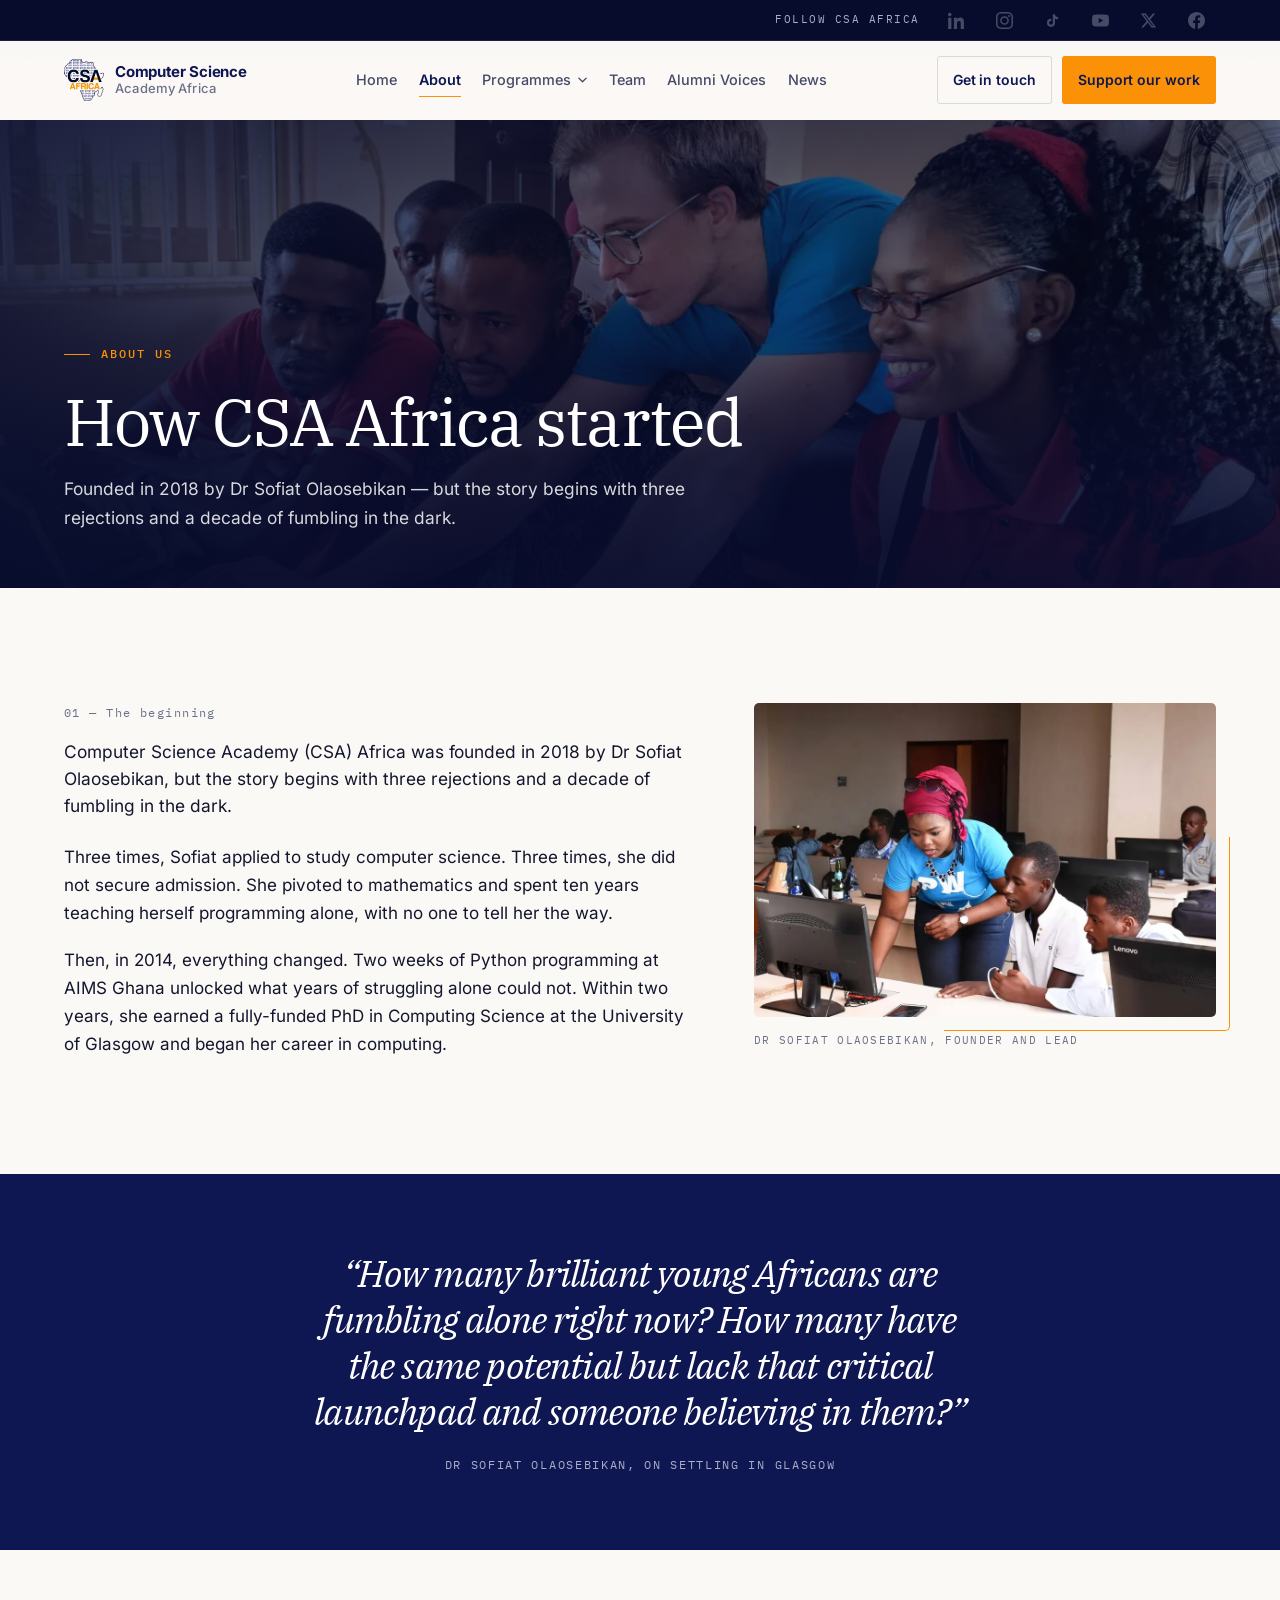
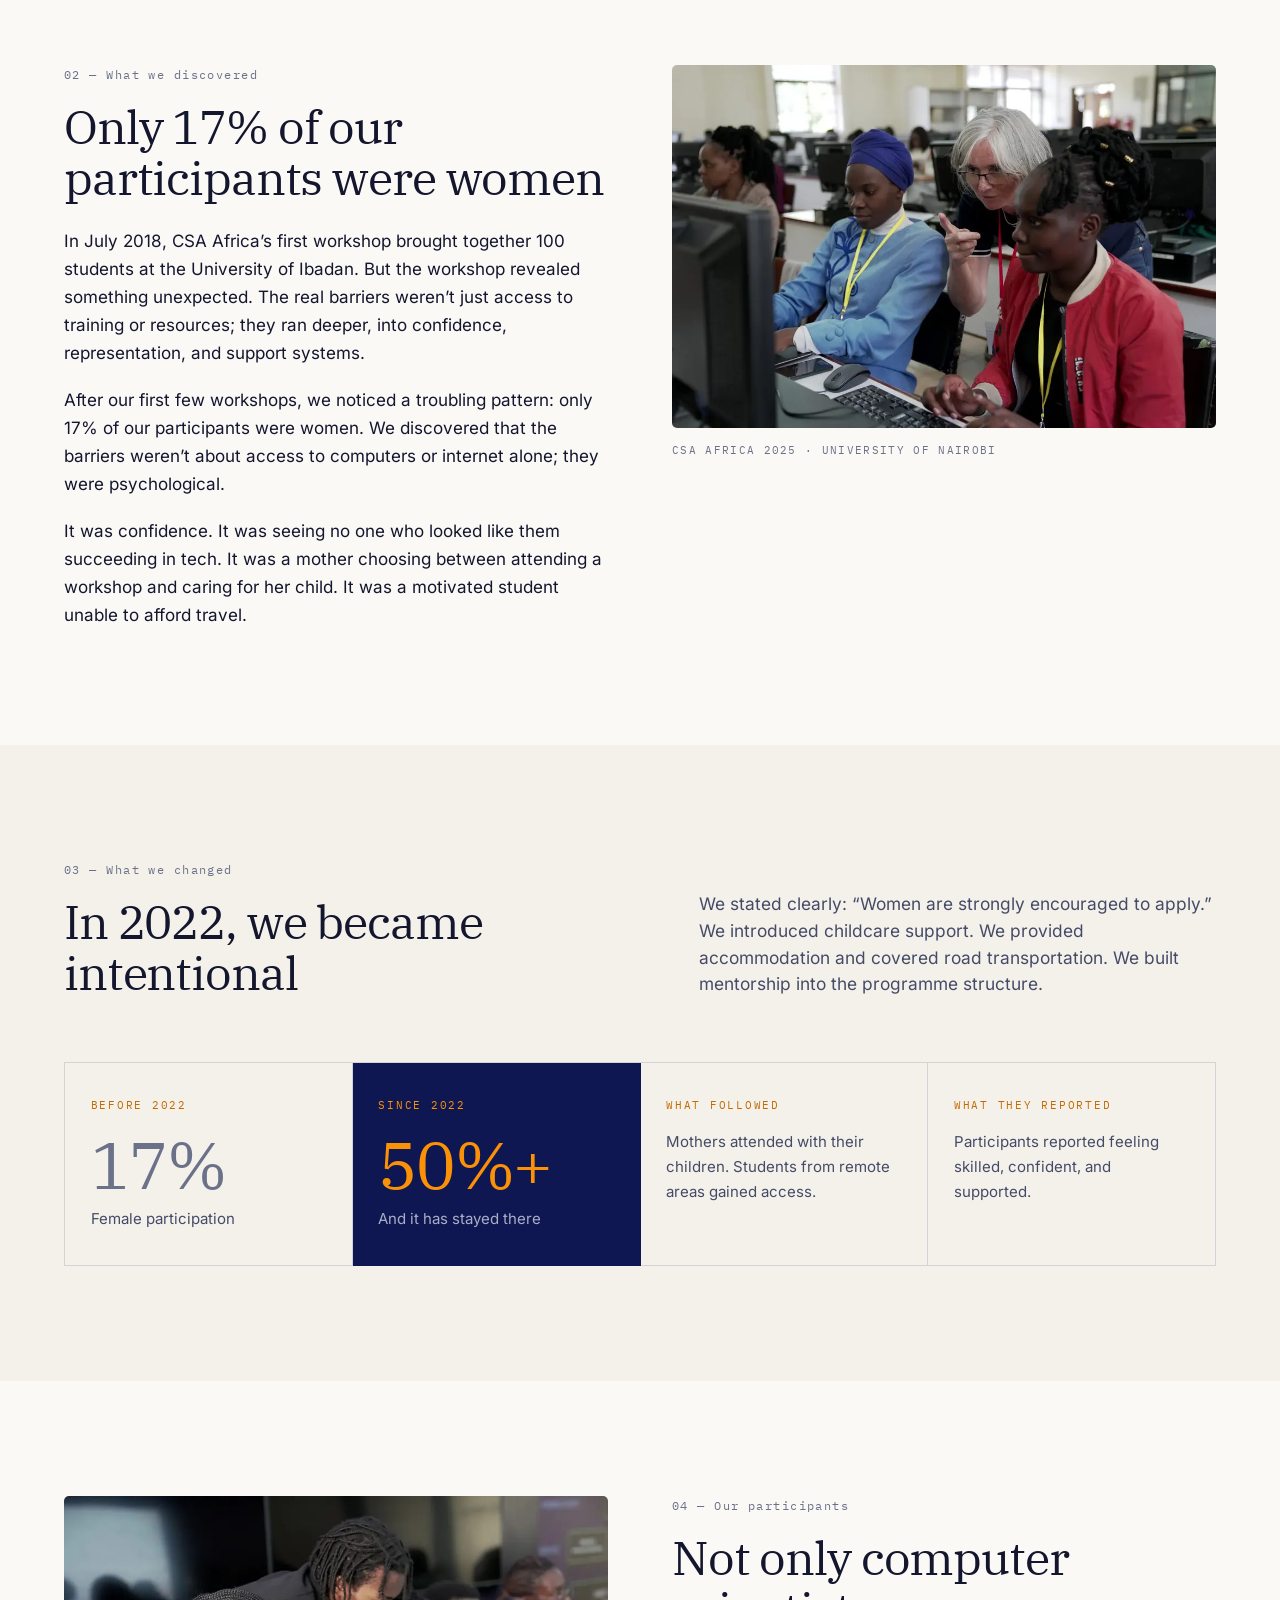
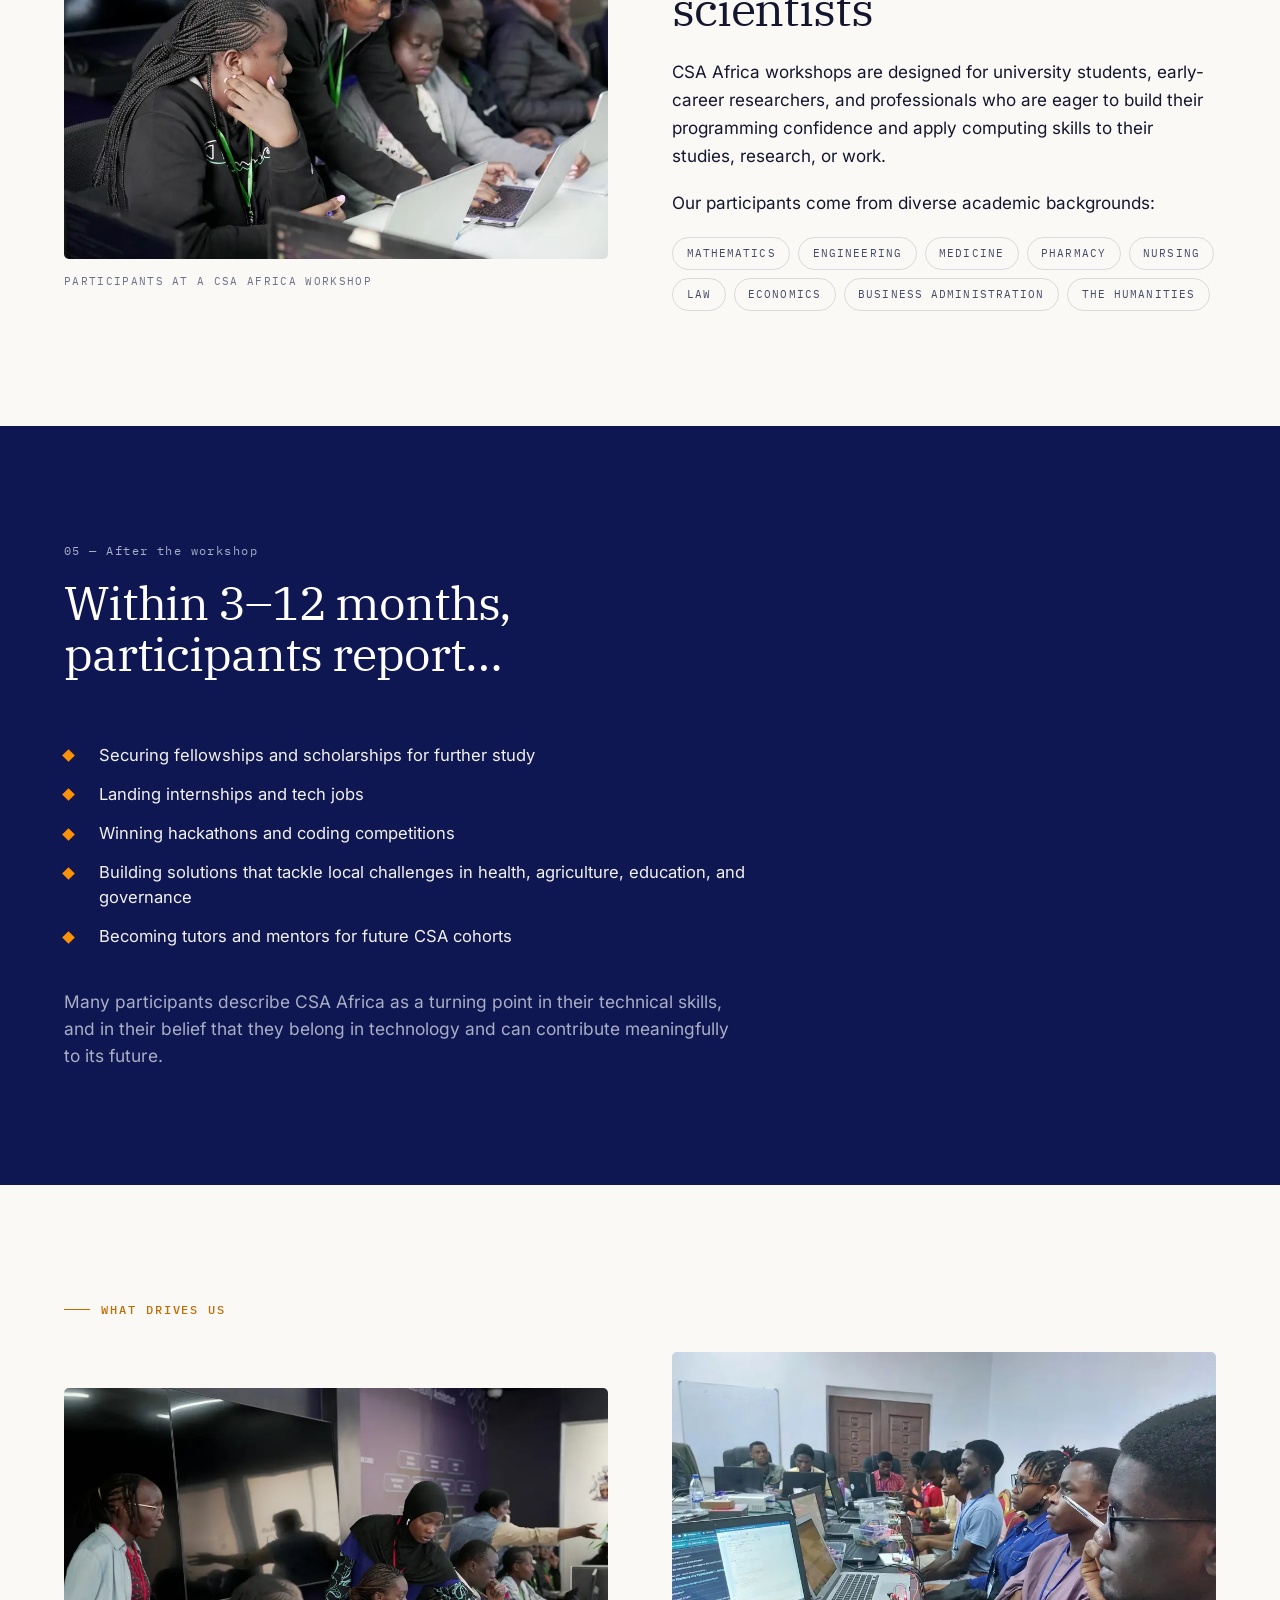
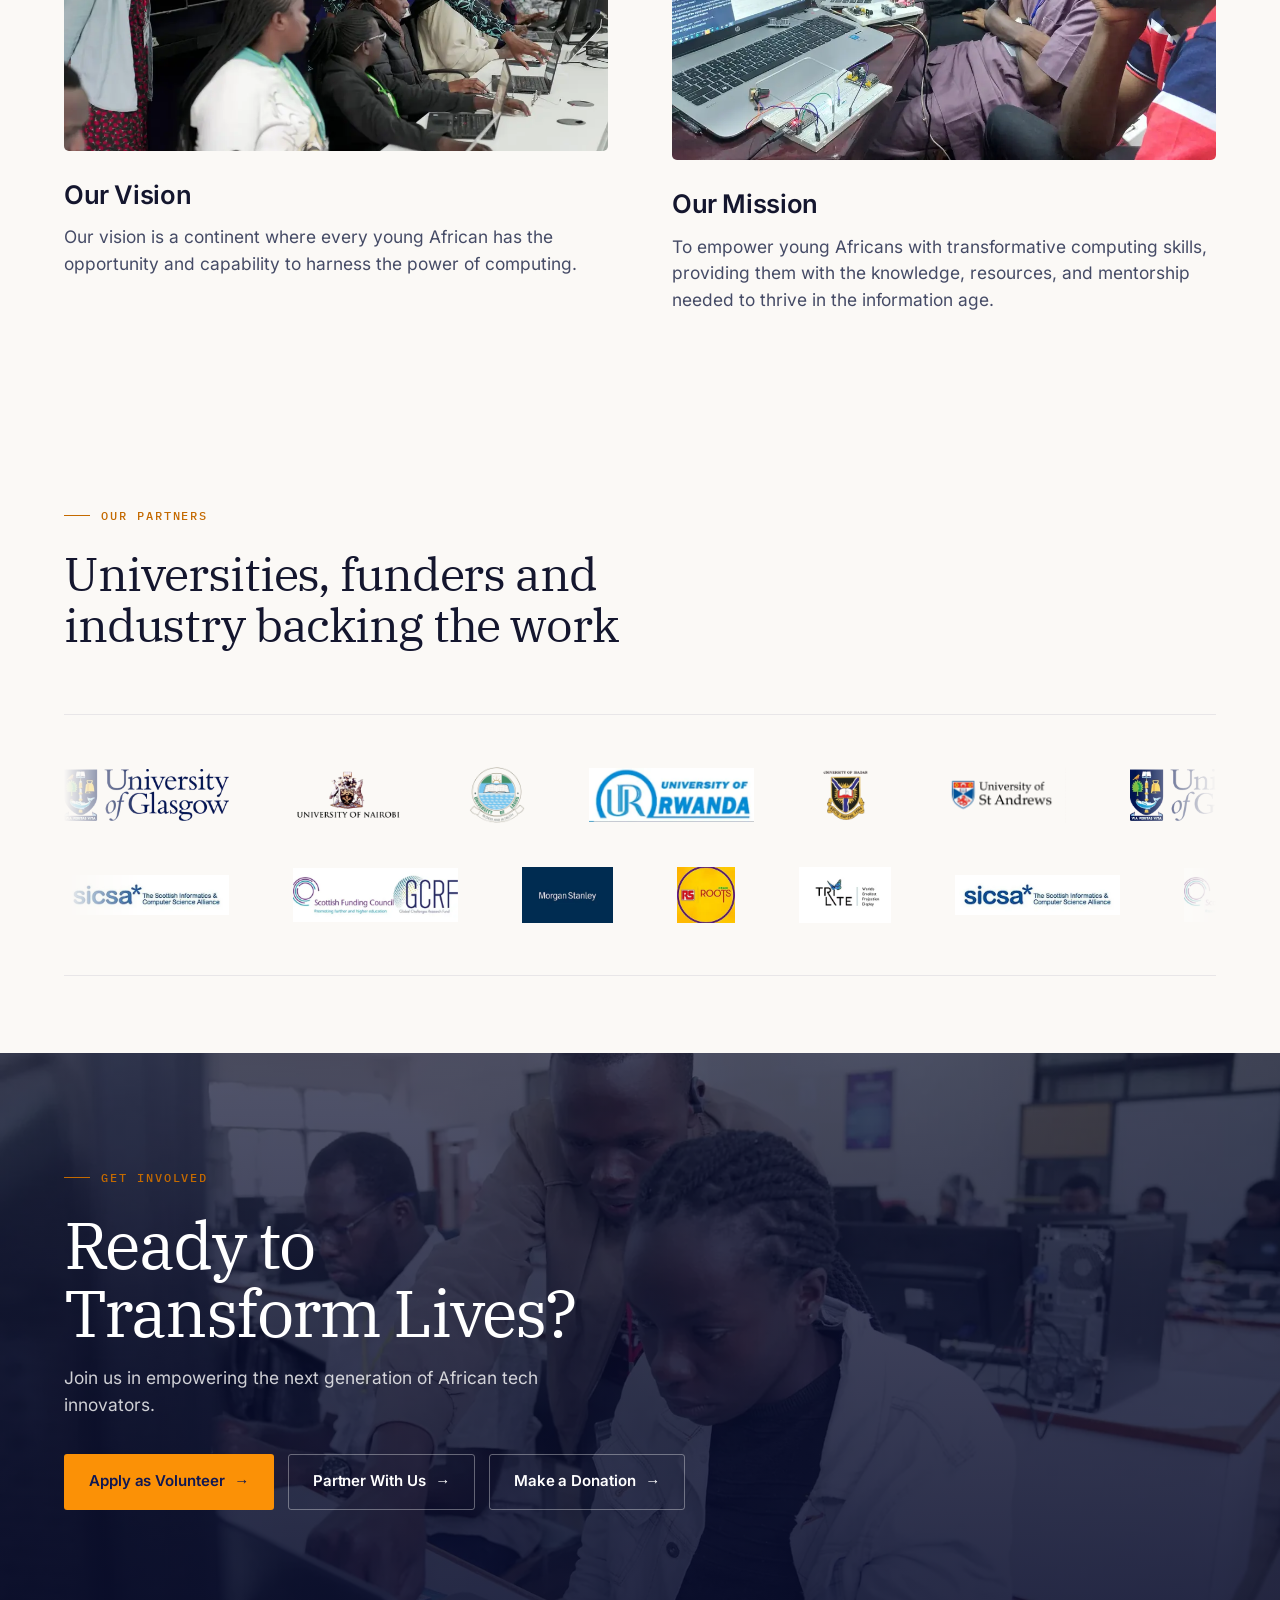
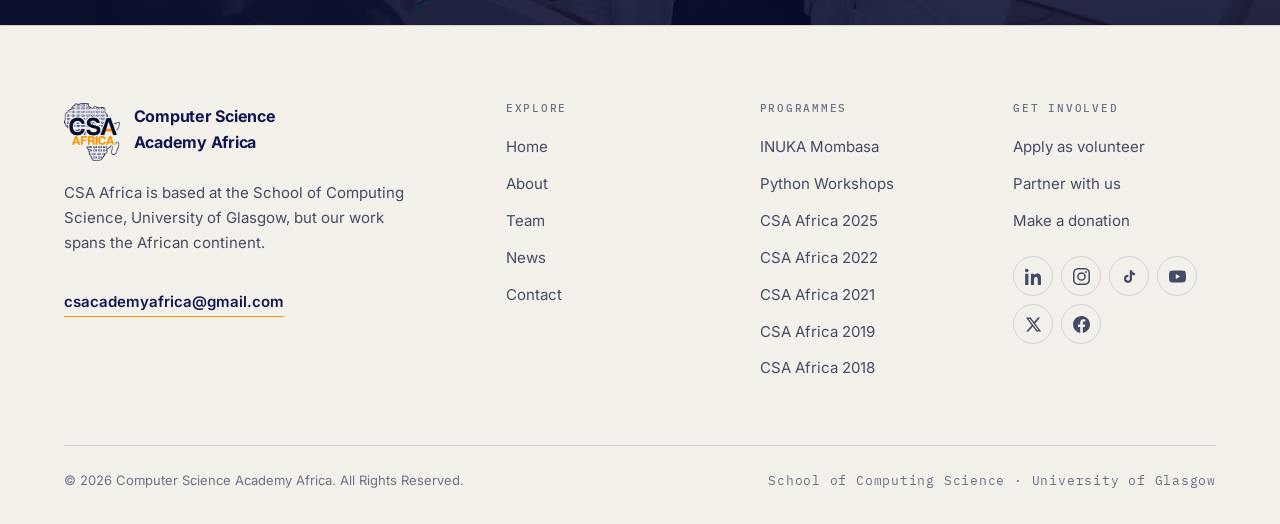
<file: about.html>
<!doctype html>
<html lang="en">
<head>
<meta charset="utf-8">
<meta name="viewport" content="width=device-width, initial-scale=1">
<title>About CSA Africa — three rejections and a decade in the dark</title>
<meta name="description" content="How Computer Science Academy Africa started, what we discovered about the real barriers facing young Africans in tech, and the vision and mission that drive us.">
<link rel="canonical" href="https://www.csaafrica.org/about.html">
<meta name="theme-color" content="#0f1753">

<meta property="og:type" content="website">
<meta property="og:site_name" content="Computer Science Academy Africa">
<meta property="og:title" content="About CSA Africa — three rejections and a decade in the dark">
<meta property="og:description" content="How Computer Science Academy Africa started, what we discovered about the real barriers facing young Africans in tech, and the vision and mission that drive us.">
<meta property="og:url" content="https://www.csaafrica.org/about.html">
<meta property="og:image" content="https://www.csaafrica.org/assets/img/story/ibadan-2018.webp">
<meta name="twitter:card" content="summary_large_image">

<link rel="icon" href="favicon.ico" sizes="32x32">
<link rel="icon" href="assets/img/brand/icon-192.png" type="image/png" sizes="192x192">
<link rel="icon" href="assets/img/brand/icon-512.png" type="image/png" sizes="512x512">
<link rel="apple-touch-icon" href="assets/img/brand/apple-touch-icon.png">

<link rel="preload" href="assets/fonts/inter-latin.woff2" as="font" type="font/woff2" crossorigin>
<link rel="preload" href="assets/fonts/ibm-plex-serif-400-latin.woff2" as="font" type="font/woff2" crossorigin>
<link rel="stylesheet" href="assets/css/fonts.css">
<link rel="stylesheet" href="assets/css/main.css">
</head>
<body>
<a class="skip-link" href="#main">Skip to content</a>
<div class="topbar"><div class="shell--wide"><div class="topbar__in"><span class="topbar__tag">Follow CSA Africa</span><div class="socials socials--sm"><a href="https://www.linkedin.com/company/csaafrica/" target="_blank" rel="noopener" aria-label="Computer Science Academy Africa on LinkedIn"><svg viewBox="0 0 24 24" aria-hidden="true"><path d="M4.98 3.5C4.98 4.88 3.87 6 2.5 6S0 4.88 0 3.5 1.12 1 2.5 1 4.98 2.12 4.98 3.5zM.22 8.02h4.56V24H.22V8.02zM8.34 8.02h4.37v2.18h.06c.61-1.15 2.1-2.37 4.32-2.37 4.62 0 5.47 3.04 5.47 6.99V24h-4.56v-7.28c0-1.74-.03-3.98-2.43-3.98-2.43 0-2.8 1.9-2.8 3.86V24H8.34V8.02z"/></svg></a><a href="https://www.instagram.com/csacademyafrica/" target="_blank" rel="noopener" aria-label="Computer Science Academy Africa on Instagram"><svg viewBox="0 0 24 24" aria-hidden="true"><path d="M12 2.16c3.2 0 3.58.01 4.85.07 1.17.05 1.8.25 2.23.41.56.22.96.48 1.38.9.42.42.68.82.9 1.38.16.42.36 1.06.41 2.23.06 1.27.07 1.65.07 4.85s-.01 3.58-.07 4.85c-.05 1.17-.25 1.8-.41 2.23-.22.56-.48.96-.9 1.38-.42.42-.82.68-1.38.9-.42.16-1.06.36-2.23.41-1.27.06-1.65.07-4.85.07s-3.58-.01-4.85-.07c-1.17-.05-1.8-.25-2.23-.41-.56-.22-.96-.48-1.38-.9-.42-.42-.68-.82-.9-1.38-.16-.42-.36-1.06-.41-2.23C2.17 15.58 2.16 15.2 2.16 12s.01-3.58.07-4.85c.05-1.17.25-1.8.41-2.23.22-.56.48-.96.9-1.38.42-.42.82-.68 1.38-.9.42-.16 1.06-.36 2.23-.41C8.42 2.17 8.8 2.16 12 2.16zM12 0C8.74 0 8.33.01 7.05.07 5.78.13 4.9.33 4.14.63c-.79.3-1.46.72-2.12 1.38C1.35 2.68.94 3.35.63 4.14.33 4.9.13 5.78.07 7.05.01 8.33 0 8.74 0 12s.01 3.67.07 4.95c.06 1.27.26 2.15.56 2.91.3.79.72 1.46 1.38 2.12.66.66 1.33 1.07 2.12 1.38.76.3 1.64.5 2.91.56C8.33 23.99 8.74 24 12 24s3.67-.01 4.95-.07c1.27-.06 2.15-.26 2.91-.56.79-.3 1.46-.72 2.12-1.38.66-.66 1.07-1.33 1.38-2.12.3-.76.5-1.64.56-2.91.06-1.28.07-1.69.07-4.95s-.01-3.67-.07-4.95c-.06-1.27-.26-2.15-.56-2.91-.3-.79-.72-1.46-1.38-2.12C21.32 1.35 20.65.94 19.86.63 19.1.33 18.22.13 16.95.07 15.67.01 15.26 0 12 0zm0 5.84a6.16 6.16 0 100 12.32A6.16 6.16 0 0012 5.84zm0 10.16a4 4 0 110-8 4 4 0 010 8zm7.85-10.4a1.44 1.44 0 11-2.88 0 1.44 1.44 0 012.88 0z"/></svg></a><a href="https://www.tiktok.com/@csacademyafrica" target="_blank" rel="noopener" aria-label="Computer Science Academy Africa on TikTok"><svg viewBox="0 0 24 24" aria-hidden="true"><path d="M16.6 5.82A4.28 4.28 0 0115.54 3h-3.09v12.4a2.59 2.59 0 01-2.59 2.5 2.59 2.59 0 01-2.59-2.59 2.59 2.59 0 013.19-2.52V9.66a5.7 5.7 0 00-.6-.03A5.68 5.68 0 004.2 15.3 5.68 5.68 0 009.86 21a5.68 5.68 0 005.68-5.68V9.01a7.35 7.35 0 004.3 1.38V7.3a4.28 4.28 0 01-3.24-1.48z"/></svg></a><a href="https://www.youtube.com/channel/UCXm5CcHVNkjLK9IsHDnKdrA" target="_blank" rel="noopener" aria-label="Computer Science Academy Africa on YouTube"><svg viewBox="0 0 24 24" aria-hidden="true"><path d="M23.5 6.19a3.02 3.02 0 00-2.12-2.14C19.5 3.55 12 3.55 12 3.55s-7.5 0-9.38.5A3.02 3.02 0 00.5 6.19C0 8.08 0 12 0 12s0 3.92.5 5.81a3.02 3.02 0 002.12 2.14c1.88.5 9.38.5 9.38.5s7.5 0 9.38-.5a3.02 3.02 0 002.12-2.14C24 15.92 24 12 24 12s0-3.92-.5-5.81zM9.55 15.57V8.43L15.82 12l-6.27 3.57z"/></svg></a><a href="https://twitter.com/CSAcademyAfrica" target="_blank" rel="noopener" aria-label="Computer Science Academy Africa on X"><svg viewBox="0 0 24 24" aria-hidden="true"><path d="M18.24 2.25h3.31l-7.23 8.26 8.5 11.24h-6.66l-5.21-6.82-5.97 6.82H1.66l7.73-8.84L1.25 2.25h6.83l4.71 6.23 5.45-6.23zm-1.16 17.52h1.83L7.08 4.13H5.12l11.96 15.64z"/></svg></a><a href="https://www.facebook.com/CSAcademyAfrica/" target="_blank" rel="noopener" aria-label="Computer Science Academy Africa on Facebook"><svg viewBox="0 0 24 24" aria-hidden="true"><path d="M24 12.07C24 5.4 18.63 0 12 0S0 5.4 0 12.07C0 18.1 4.39 23.09 10.13 24v-8.44H7.08v-3.49h3.05V9.41c0-3.02 1.79-4.69 4.53-4.69 1.31 0 2.68.24 2.68.24v2.96h-1.51c-1.49 0-1.96.93-1.96 1.89v2.26h3.33l-.53 3.49h-2.8V24C19.61 23.09 24 18.1 24 12.07z"/></svg></a></div></div></div></div>
<header class="site-header">
<div class="shell--wide"><div class="site-header__in">
  <a class="brand" href="index.html" aria-label="Computer Science Academy Africa — home">
    <img src="assets/img/brand/logo.webp" width="40" height="42" alt="" fetchpriority="high">
    <span class="brand__txt">Computer Science<span>Academy Africa</span></span>
  </a>

  <nav class="nav" aria-label="Primary">
    <a href="index.html">Home</a>
    <a href="about.html" aria-current="page">About</a>
    <div class="nav__group">
      <button class="nav__toggle" type="button" aria-expanded="false">Programmes <svg width="11" height="11" viewBox="0 0 12 12" aria-hidden="true"><path d="M2 4.5L6 8.5l4-4" stroke="currentColor" stroke-width="1.5" fill="none" stroke-linecap="round"/></svg></button>
      <div class="nav__menu">
        <a href="inuka-mombasa.html">INUKA Mombasa <em>Sept 2026 &#183; Recap</em></a>
        <a href="workshops.html">Python Workshops <em>Annual</em></a>
        <a href="csa-2025.html">CSA 2025 <em>University of Nairobi</em></a><a href="csa-2022.html">CSA 2022 <em>NitHub</em></a><a href="csa-2021.html">CSA 2021 <em>Online (COVID pandemic era)</em></a><a href="csa-2019.html">CSA 2019 <em>University of Rwanda</em></a><a href="csa-2018.html">CSA 2018 <em>University of Ibadan</em></a>
      </div>
    </div>
    <a href="team.html">Team</a>
    <a href="index.html#testimonials">Alumni Voices</a>
    <a href="news.html">News</a>
  </nav>

  <div class="header-cta">
    <a class="btn btn--ghost" href="contact.html">Get in touch</a>
    <a class="btn btn--amber" href="https://givingtoglasgow.hubbub.net/p/csaafrica/" target="_blank" rel="noopener">Support our work</a>
    <button class="burger" type="button" aria-expanded="false" aria-controls="drawer" aria-label="Open menu">
      <span></span><span></span><span></span>
    </button>
  </div>
</div></div>
</header>

<div class="drawer" id="drawer" aria-hidden="true">
  <div class="shell">
    <nav class="drawer__nav" aria-label="Mobile">
      <a href="index.html">Home</a>
      <a href="about.html">About</a>
      <a href="inuka-mombasa.html">INUKA Mombasa</a>
      <details class="drawer__sub">
        <summary>Python Workshops <svg width="11" height="11" viewBox="0 0 12 12" aria-hidden="true"><path d="M2 4.5L6 8.5l4-4" stroke="currentColor" stroke-width="1.5" fill="none" stroke-linecap="round"/></svg></summary>
        <ul>
          <li><a href="workshops.html">Overview <em>How we work</em></a></li>
          <li><a href="csa-2025.html">CSA 2025 <em>University of Nairobi</em></a></li><li><a href="csa-2022.html">CSA 2022 <em>NitHub</em></a></li><li><a href="csa-2021.html">CSA 2021 <em>Online (COVID pandemic era)</em></a></li><li><a href="csa-2019.html">CSA 2019 <em>University of Rwanda</em></a></li><li><a href="csa-2018.html">CSA 2018 <em>University of Ibadan</em></a></li>
        </ul>
      </details>
      <a href="team.html">Team</a>
      <a href="index.html#testimonials">Alumni Voices</a>
      <a href="news.html">News</a>
    </nav>
    <div class="drawer__foot">
      <a class="btn btn--amber" href="https://givingtoglasgow.hubbub.net/p/csaafrica/" target="_blank" rel="noopener">Support our work</a>
      <a class="btn btn--ghost" href="contact.html">Get in touch</a>
    </div>
    <p class="drawer__meta">Get in touch: <a href="mailto:csacademyafrica@gmail.com">csacademyafrica@gmail.com</a></p>
  </div>
</div>
<main id="main">

<section class="phero">
  <div class="phero__media"><img src="assets/img/story/ibadan-2018.webp" srcset="assets/img/story/ibadan-2018@sm.webp 1000w, assets/img/story/ibadan-2018.webp 1600w" sizes="100vw" width="1600" height="1200" alt="The first CSA Africa workshop at the University of Ibadan, 2018" loading="eager" fetchpriority="high" decoding="async"></div>
  <div class="phero__scrim"></div>
  <div class="shell--wide">
    <p class="eyebrow">About us</p>
    <h1 class="h1">How CSA Africa started</h1>
    <p class="phero__sub">Founded in 2018 by Dr Sofiat Olaosebikan &#8212; but the story begins with
      three rejections and a decade of fumbling in the dark.</p>
  </div>
</section>

<section class="section">
  <div class="shell--wide">
    <div class="split split--wide-text split--top">
      <div class="prose">
        <p class="num" data-reveal>01 &#8212; The beginning</p>
        <p class="lead" data-reveal style="margin-top:1rem;color:var(--ink)">Computer Science Academy
          (CSA) Africa was founded in 2018 by Dr Sofiat Olaosebikan, but the story begins with three
          rejections and a decade of fumbling in the dark.</p>
        <div data-reveal style="margin-top:1.5rem">
          <p>Three times, Sofiat applied to study computer science. Three times, she did not secure
            admission. She pivoted to mathematics and spent ten years teaching herself programming
            alone, with no one to tell her the way.</p>
          <p>Then, in 2014, everything changed. Two weeks of Python programming at AIMS Ghana
            unlocked what years of struggling alone could not. Within two years, she earned a
            fully-funded PhD in Computing Science at the University of Glasgow and began her career
            in computing.</p>
        </div>
      </div>
      <div class="split__media" data-reveal><div class="framed"><img src="assets/img/story/founder-story.webp" srcset="assets/img/story/founder-story@sm.webp 1000w, assets/img/story/founder-story.webp 1800w" sizes="(min-width: 900px) 50vw, 100vw" width="1800" height="1224" alt="Dr Sofiat Olaosebikan, founder of CSA Africa" loading="lazy" decoding="async"></div>
        <p class="figure-caption">Dr Sofiat Olaosebikan, Founder and Lead</p>
      </div>
    </div>
  </div>
</section>

<section class="section--tight section band-dark">
  <div class="shell--narrow" style="text-align:center">
    <blockquote class="pullquote" data-reveal>&#8220;How many brilliant young Africans are fumbling
      alone right now? How many have the same potential but lack that critical launchpad and someone
      believing in them?&#8221;
      <cite>Dr Sofiat Olaosebikan, on settling in Glasgow</cite></blockquote>
  </div>
</section>

<section class="section">
  <div class="shell--wide">
    <div class="split split--top">
      <div class="prose">
        <p class="num" data-reveal>02 &#8212; What we discovered</p>
        <h2 class="h2" data-reveal style="margin-top:1rem">Only 17% of our participants were women</h2>
        <div data-reveal style="margin-top:1.5rem">
          <p>In July 2018, CSA Africa&#8217;s first workshop brought together 100 students at the
            University of Ibadan. But the workshop revealed something unexpected. The real barriers
            weren&#8217;t just access to training or resources; they ran deeper, into confidence,
            representation, and support systems.</p>
          <p>After our first few workshops, we noticed a troubling pattern: only 17% of our
            participants were women. We discovered that the barriers weren&#8217;t about access to
            computers or internet alone; they were psychological.</p>
          <p>It was confidence. It was seeing no one who looked like them succeeding in tech. It was
            a mother choosing between attending a workshop and caring for her child. It was a
            motivated student unable to afford travel.</p>
        </div>
      </div>
      <div class="split__media" data-reveal><img src="assets/img/story/what-we-discovered.webp" srcset="assets/img/story/what-we-discovered@sm.webp 1000w, assets/img/story/what-we-discovered.webp 1800w" sizes="(min-width: 900px) 50vw, 100vw" width="1800" height="1200" alt="Participants in a CSA Africa lecture hall" loading="lazy" decoding="async">
        <p class="figure-caption">CSA Africa 2025 &#183; University of Nairobi</p>
      </div>
    </div>
  </div>
</section>

<section class="section band-stone">
  <div class="shell--wide">
    <div class="sec-head sec-head--split">
      <div data-reveal>
        <p class="num">03 &#8212; What we changed</p>
        <h2 class="h2" style="margin-top:1rem">In 2022, we became intentional</h2>
      </div>
      <p class="lead" data-reveal>We stated clearly: &#8220;Women are strongly encouraged to
        apply.&#8221; We introduced childcare support. We provided accommodation and covered road
        transportation. We built mentorship into the programme structure.</p>
    </div>

    <div class="feat-grid feat-grid--4" data-reveal-group>
      <div class="feat" style="background:var(--paper-2)">
        <span class="n">BEFORE 2022</span>
        <div class="h1" style="font-family:var(--serif);color:var(--ink-3)">17%</div>
        <p style="margin-top:.5rem">Female participation</p>
      </div>
      <div class="feat" style="background:var(--navy);color:#fff">
        <span class="n" style="color:var(--amber)">SINCE 2022</span>
        <div class="h1" style="font-family:var(--serif);color:var(--amber)">50%+</div>
        <p style="margin-top:.5rem;color:var(--on-dark-2)">And it has stayed there</p>
      </div>
      <div class="feat" style="background:var(--paper-2)">
        <span class="n">WHAT FOLLOWED</span>
        <p style="margin-top:.5rem">Mothers attended with their children. Students from remote areas
          gained access.</p>
      </div>
      <div class="feat" style="background:var(--paper-2)">
        <span class="n">WHAT THEY REPORTED</span>
        <p style="margin-top:.5rem">Participants reported feeling skilled, confident, and supported.</p>
      </div>
    </div>
  </div>
</section>

<section class="section">
  <div class="shell--wide">
    <div class="split split--flip split--top">
      <div class="prose">
        <p class="num" data-reveal>04 &#8212; Our participants</p>
        <h2 class="h2" data-reveal style="margin-top:1rem">Not only computer scientists</h2>
        <div data-reveal style="margin-top:1.5rem">
          <p>CSA Africa workshops are designed for university students, early-career researchers, and
            professionals who are eager to build their programming confidence and apply computing
            skills to their studies, research, or work.</p>
          <p>Our participants come from diverse academic backgrounds:</p>
        </div>
        <ul class="tag-row" data-reveal style="margin-top:1.25rem">
          <li class="tag">Mathematics</li><li class="tag">Engineering</li><li class="tag">Medicine</li>
          <li class="tag">Pharmacy</li><li class="tag">Nursing</li><li class="tag">Law</li>
          <li class="tag">Economics</li><li class="tag">Business administration</li>
          <li class="tag">The humanities</li>
        </ul>
      </div>
      <div class="split__media" data-reveal><img src="assets/img/story/participants.webp" srcset="assets/img/story/participants@sm.webp 1000w, assets/img/story/participants.webp 1800w" sizes="(min-width: 900px) 50vw, 100vw" width="1800" height="1200" alt="CSA Africa participants collaborating" loading="lazy" decoding="async">
        <p class="figure-caption">Participants at a CSA Africa workshop</p>
      </div>
    </div>
  </div>
</section>

<section class="section band-dark">
  <div class="shell--wide">
    <div class="sec-head sec-head--split">
      <div data-reveal>
        <p class="num" style="color:var(--on-dark-2)">05 &#8212; After the workshop</p>
        <h2 class="h2" style="margin-top:1rem">Within 3&#8211;12 months, participants report&#8230;</h2>
      </div>
    </div>
    <ul class="checklist" data-reveal style="max-width:62ch"><li>Securing fellowships and scholarships for further study</li><li>Landing internships and tech jobs</li><li>Winning hackathons and coding competitions</li><li>Building solutions that tackle local challenges in health, agriculture, education, and governance</li><li>Becoming tutors and mentors for future CSA cohorts</li></ul>
    <p class="lead" data-reveal style="margin-top:2.5rem;max-width:62ch">Many participants describe
      CSA Africa as a turning point in their technical skills, and in their belief that they belong in
      technology and can contribute meaningfully to its future.</p>
  </div>
</section>

<section class="section">
  <div class="shell--wide">
    <p class="eyebrow" data-reveal>What drives us</p>
    <div class="split" style="margin-top:2rem">
      <div data-reveal>
        <div class="split__media" style="margin-bottom:1.75rem"><img src="assets/img/story/vision.webp" srcset="assets/img/story/vision@sm.webp 1000w, assets/img/story/vision.webp 1800w" sizes="(min-width: 900px) 50vw, 100vw" width="1800" height="1200" alt="Participants at a CSA Africa workshop" loading="lazy" decoding="async"></div>
        <h3 class="h3">Our Vision</h3>
        <p class="lead" style="margin-top:.85rem">Our vision is a continent where every young African
          has the opportunity and capability to harness the power of computing.</p>
      </div>
      <div data-reveal>
        <div class="split__media" style="margin-bottom:1.75rem"><img src="assets/img/story/mission.webp" srcset="assets/img/story/mission@sm.webp 1000w, assets/img/story/mission.webp 1800w" sizes="(min-width: 900px) 50vw, 100vw" width="1800" height="1350" alt="A CSA Africa workshop in progress" loading="lazy" decoding="async"></div>
        <h3 class="h3">Our Mission</h3>
        <p class="lead" style="margin-top:.85rem">To empower young Africans with transformative
          computing skills, providing them with the knowledge, resources, and mentorship needed to
          thrive in the information age.</p>
      </div>
    </div>
  </div>
</section>

<section class="section--tight section"><div class="shell"><div class="sec-head sec-head--split"><div data-reveal><p class="eyebrow">Our Partners</p><h2 class="h2">Universities, funders and industry backing the work</h2></div></div><div class="partner-wall" data-reveal><div class="marquee"><div class="marquee__track"><div class="partner"><img src="assets/img/partners/uni-glasgow.webp" width="520" height="162" alt="University of Glasgow logo" loading="lazy" decoding="async"></div><div class="partner"><img src="assets/img/partners/uni-nairobi.webp" width="300" height="150" alt="University of Nairobi logo" loading="lazy" decoding="async"></div><div class="partner"><img src="assets/img/partners/uni-lagos.webp" width="520" height="520" alt="University of Lagos logo" loading="lazy" decoding="async"></div><div class="partner"><img src="assets/img/partners/uni-rwanda.webp" width="384" height="124" alt="University of Rwanda logo" loading="lazy" decoding="async"></div><div class="partner"><img src="assets/img/partners/uni-ibadan.webp" width="300" height="300" alt="University of Ibadan logo" loading="lazy" decoding="async"></div><div class="partner"><img src="assets/img/partners/uni-st-andrews.webp" width="520" height="228" alt="University of St Andrews logo" loading="lazy" decoding="async"></div><div class="partner" aria-hidden="true"><img src="assets/img/partners/uni-glasgow.webp" width="520" height="162" alt="University of Glasgow logo" loading="lazy" decoding="async"></div><div class="partner" aria-hidden="true"><img src="assets/img/partners/uni-nairobi.webp" width="300" height="150" alt="University of Nairobi logo" loading="lazy" decoding="async"></div><div class="partner" aria-hidden="true"><img src="assets/img/partners/uni-lagos.webp" width="520" height="520" alt="University of Lagos logo" loading="lazy" decoding="async"></div><div class="partner" aria-hidden="true"><img src="assets/img/partners/uni-rwanda.webp" width="384" height="124" alt="University of Rwanda logo" loading="lazy" decoding="async"></div><div class="partner" aria-hidden="true"><img src="assets/img/partners/uni-ibadan.webp" width="300" height="300" alt="University of Ibadan logo" loading="lazy" decoding="async"></div><div class="partner" aria-hidden="true"><img src="assets/img/partners/uni-st-andrews.webp" width="520" height="228" alt="University of St Andrews logo" loading="lazy" decoding="async"></div><div class="partner" aria-hidden="true"><img src="assets/img/partners/uni-glasgow.webp" width="520" height="162" alt="University of Glasgow logo" loading="lazy" decoding="async"></div><div class="partner" aria-hidden="true"><img src="assets/img/partners/uni-nairobi.webp" width="300" height="150" alt="University of Nairobi logo" loading="lazy" decoding="async"></div><div class="partner" aria-hidden="true"><img src="assets/img/partners/uni-lagos.webp" width="520" height="520" alt="University of Lagos logo" loading="lazy" decoding="async"></div><div class="partner" aria-hidden="true"><img src="assets/img/partners/uni-rwanda.webp" width="384" height="124" alt="University of Rwanda logo" loading="lazy" decoding="async"></div><div class="partner" aria-hidden="true"><img src="assets/img/partners/uni-ibadan.webp" width="300" height="300" alt="University of Ibadan logo" loading="lazy" decoding="async"></div><div class="partner" aria-hidden="true"><img src="assets/img/partners/uni-st-andrews.webp" width="520" height="228" alt="University of St Andrews logo" loading="lazy" decoding="async"></div><div class="partner" aria-hidden="true"><img src="assets/img/partners/uni-glasgow.webp" width="520" height="162" alt="University of Glasgow logo" loading="lazy" decoding="async"></div><div class="partner" aria-hidden="true"><img src="assets/img/partners/uni-nairobi.webp" width="300" height="150" alt="University of Nairobi logo" loading="lazy" decoding="async"></div><div class="partner" aria-hidden="true"><img src="assets/img/partners/uni-lagos.webp" width="520" height="520" alt="University of Lagos logo" loading="lazy" decoding="async"></div><div class="partner" aria-hidden="true"><img src="assets/img/partners/uni-rwanda.webp" width="384" height="124" alt="University of Rwanda logo" loading="lazy" decoding="async"></div><div class="partner" aria-hidden="true"><img src="assets/img/partners/uni-ibadan.webp" width="300" height="300" alt="University of Ibadan logo" loading="lazy" decoding="async"></div><div class="partner" aria-hidden="true"><img src="assets/img/partners/uni-st-andrews.webp" width="520" height="228" alt="University of St Andrews logo" loading="lazy" decoding="async"></div></div></div><div class="marquee marquee--reverse"><div class="marquee__track"><div class="partner"><img src="assets/img/partners/sicsa.webp" width="454" height="111" alt="SICSA logo" loading="lazy" decoding="async"></div><div class="partner"><img src="assets/img/partners/gcrf.webp" width="484" height="156" alt="GCRF logo" loading="lazy" decoding="async"></div><div class="partner"><img src="assets/img/partners/morgan-stanley.webp" width="272" height="168" alt="Morgan Stanley logo" loading="lazy" decoding="async"></div><div class="partner"><img src="assets/img/partners/rs-roots.webp" width="174" height="168" alt="RS Roots logo" loading="lazy" decoding="async"></div><div class="partner"><img src="assets/img/partners/trilite.webp" width="256" height="156" alt="Trilite logo" loading="lazy" decoding="async"></div><div class="partner" aria-hidden="true"><img src="assets/img/partners/sicsa.webp" width="454" height="111" alt="SICSA logo" loading="lazy" decoding="async"></div><div class="partner" aria-hidden="true"><img src="assets/img/partners/gcrf.webp" width="484" height="156" alt="GCRF logo" loading="lazy" decoding="async"></div><div class="partner" aria-hidden="true"><img src="assets/img/partners/morgan-stanley.webp" width="272" height="168" alt="Morgan Stanley logo" loading="lazy" decoding="async"></div><div class="partner" aria-hidden="true"><img src="assets/img/partners/rs-roots.webp" width="174" height="168" alt="RS Roots logo" loading="lazy" decoding="async"></div><div class="partner" aria-hidden="true"><img src="assets/img/partners/trilite.webp" width="256" height="156" alt="Trilite logo" loading="lazy" decoding="async"></div><div class="partner" aria-hidden="true"><img src="assets/img/partners/sicsa.webp" width="454" height="111" alt="SICSA logo" loading="lazy" decoding="async"></div><div class="partner" aria-hidden="true"><img src="assets/img/partners/gcrf.webp" width="484" height="156" alt="GCRF logo" loading="lazy" decoding="async"></div><div class="partner" aria-hidden="true"><img src="assets/img/partners/morgan-stanley.webp" width="272" height="168" alt="Morgan Stanley logo" loading="lazy" decoding="async"></div><div class="partner" aria-hidden="true"><img src="assets/img/partners/rs-roots.webp" width="174" height="168" alt="RS Roots logo" loading="lazy" decoding="async"></div><div class="partner" aria-hidden="true"><img src="assets/img/partners/trilite.webp" width="256" height="156" alt="Trilite logo" loading="lazy" decoding="async"></div><div class="partner" aria-hidden="true"><img src="assets/img/partners/sicsa.webp" width="454" height="111" alt="SICSA logo" loading="lazy" decoding="async"></div><div class="partner" aria-hidden="true"><img src="assets/img/partners/gcrf.webp" width="484" height="156" alt="GCRF logo" loading="lazy" decoding="async"></div><div class="partner" aria-hidden="true"><img src="assets/img/partners/morgan-stanley.webp" width="272" height="168" alt="Morgan Stanley logo" loading="lazy" decoding="async"></div><div class="partner" aria-hidden="true"><img src="assets/img/partners/rs-roots.webp" width="174" height="168" alt="RS Roots logo" loading="lazy" decoding="async"></div><div class="partner" aria-hidden="true"><img src="assets/img/partners/trilite.webp" width="256" height="156" alt="Trilite logo" loading="lazy" decoding="async"></div></div></div></div></div></section>
<section class="cta-band">
  <div class="cta-band__media"><img src="assets/img/story/teamwork.webp" srcset="assets/img/story/teamwork@sm.webp 1000w, assets/img/story/teamwork.webp 1800w" sizes="100vw" width="1800" height="1200" alt="CSA Africa participants working together during a workshop" loading="lazy" decoding="async"></div>
  <div class="shell">
    <p class="eyebrow" data-reveal>Get involved</p>
    <h2 class="h1" data-reveal>Ready to Transform Lives?</h2>
    <p class="lead" data-reveal>Join us in empowering the next generation of African tech innovators.</p>
    <div class="btn-row" data-reveal>
      <a class="btn btn--amber" href="https://forms.office.com/pages/responsepage.aspx?id=KVxybjp2UE-B8i4lTwEzyNYh8sd1qzlKhtxB8q6RSWpUQTZDT05MRVFEWDI0SjYwQURaWVFXRFpDVi4u&route=shorturl" target="_blank" rel="noopener">Apply as Volunteer <span class="arw" aria-hidden="true">&#8594;</span></a>
      <a class="btn btn--on-dark" href="contact.html">Partner With Us <span class="arw" aria-hidden="true">&#8594;</span></a>
      <a class="btn btn--on-dark" href="https://givingtoglasgow.hubbub.net/p/csaafrica/" target="_blank" rel="noopener">Make a Donation <span class="arw" aria-hidden="true">&#8594;</span></a>
    </div>
  </div>
</section>

</main>
<footer class="site-footer">
<div class="shell--wide">
  <div class="footer-grid">
    <div>
      <div class="footer-brand">
        <img src="assets/img/brand/logo.webp" width="56" height="59" alt="CSA Africa logo" loading="lazy">
        <div><strong>Computer Science<br>Academy Africa</strong></div>
      </div>
      <p class="footer-about">CSA Africa is based at the School of Computing Science, University of Glasgow, but our work spans the African continent.</p>
      <a class="footer-mail" href="mailto:csacademyafrica@gmail.com">csacademyafrica@gmail.com</a>
    </div>

    <div class="footer-col">
      <h4>Explore</h4>
      <ul>
        <li><a href="index.html">Home</a></li>
        <li><a href="about.html">About</a></li>
        <li><a href="team.html">Team</a></li>
        <li><a href="news.html">News</a></li>
        <li><a href="contact.html">Contact</a></li>
      </ul>
    </div>

    <div class="footer-col">
      <h4>Programmes</h4>
      <ul>
        <li><a href="inuka-mombasa.html">INUKA Mombasa</a></li>
        <li><a href="workshops.html">Python Workshops</a></li>
        <li><a href="csa-2025.html">CSA Africa 2025</a></li><li><a href="csa-2022.html">CSA Africa 2022</a></li><li><a href="csa-2021.html">CSA Africa 2021</a></li><li><a href="csa-2019.html">CSA Africa 2019</a></li><li><a href="csa-2018.html">CSA Africa 2018</a></li>
      </ul>
    </div>

    <div class="footer-col">
      <h4>Get involved</h4>
      <ul>
        <li><a href="https://forms.office.com/pages/responsepage.aspx?id=KVxybjp2UE-B8i4lTwEzyNYh8sd1qzlKhtxB8q6RSWpUQTZDT05MRVFEWDI0SjYwQURaWVFXRFpDVi4u&route=shorturl" target="_blank" rel="noopener">Apply as volunteer</a></li>
        <li><a href="contact.html">Partner with us</a></li>
        <li><a href="https://givingtoglasgow.hubbub.net/p/csaafrica/" target="_blank" rel="noopener">Make a donation</a></li>
      </ul>
      <div class="socials" style="margin-top:1.4rem"><a href="https://www.linkedin.com/company/csaafrica/" target="_blank" rel="noopener" aria-label="Computer Science Academy Africa on LinkedIn"><svg viewBox="0 0 24 24" aria-hidden="true"><path d="M4.98 3.5C4.98 4.88 3.87 6 2.5 6S0 4.88 0 3.5 1.12 1 2.5 1 4.98 2.12 4.98 3.5zM.22 8.02h4.56V24H.22V8.02zM8.34 8.02h4.37v2.18h.06c.61-1.15 2.1-2.37 4.32-2.37 4.62 0 5.47 3.04 5.47 6.99V24h-4.56v-7.28c0-1.74-.03-3.98-2.43-3.98-2.43 0-2.8 1.9-2.8 3.86V24H8.34V8.02z"/></svg></a><a href="https://www.instagram.com/csacademyafrica/" target="_blank" rel="noopener" aria-label="Computer Science Academy Africa on Instagram"><svg viewBox="0 0 24 24" aria-hidden="true"><path d="M12 2.16c3.2 0 3.58.01 4.85.07 1.17.05 1.8.25 2.23.41.56.22.96.48 1.38.9.42.42.68.82.9 1.38.16.42.36 1.06.41 2.23.06 1.27.07 1.65.07 4.85s-.01 3.58-.07 4.85c-.05 1.17-.25 1.8-.41 2.23-.22.56-.48.96-.9 1.38-.42.42-.82.68-1.38.9-.42.16-1.06.36-2.23.41-1.27.06-1.65.07-4.85.07s-3.58-.01-4.85-.07c-1.17-.05-1.8-.25-2.23-.41-.56-.22-.96-.48-1.38-.9-.42-.42-.68-.82-.9-1.38-.16-.42-.36-1.06-.41-2.23C2.17 15.58 2.16 15.2 2.16 12s.01-3.58.07-4.85c.05-1.17.25-1.8.41-2.23.22-.56.48-.96.9-1.38.42-.42.82-.68 1.38-.9.42-.16 1.06-.36 2.23-.41C8.42 2.17 8.8 2.16 12 2.16zM12 0C8.74 0 8.33.01 7.05.07 5.78.13 4.9.33 4.14.63c-.79.3-1.46.72-2.12 1.38C1.35 2.68.94 3.35.63 4.14.33 4.9.13 5.78.07 7.05.01 8.33 0 8.74 0 12s.01 3.67.07 4.95c.06 1.27.26 2.15.56 2.91.3.79.72 1.46 1.38 2.12.66.66 1.33 1.07 2.12 1.38.76.3 1.64.5 2.91.56C8.33 23.99 8.74 24 12 24s3.67-.01 4.95-.07c1.27-.06 2.15-.26 2.91-.56.79-.3 1.46-.72 2.12-1.38.66-.66 1.07-1.33 1.38-2.12.3-.76.5-1.64.56-2.91.06-1.28.07-1.69.07-4.95s-.01-3.67-.07-4.95c-.06-1.27-.26-2.15-.56-2.91-.3-.79-.72-1.46-1.38-2.12C21.32 1.35 20.65.94 19.86.63 19.1.33 18.22.13 16.95.07 15.67.01 15.26 0 12 0zm0 5.84a6.16 6.16 0 100 12.32A6.16 6.16 0 0012 5.84zm0 10.16a4 4 0 110-8 4 4 0 010 8zm7.85-10.4a1.44 1.44 0 11-2.88 0 1.44 1.44 0 012.88 0z"/></svg></a><a href="https://www.tiktok.com/@csacademyafrica" target="_blank" rel="noopener" aria-label="Computer Science Academy Africa on TikTok"><svg viewBox="0 0 24 24" aria-hidden="true"><path d="M16.6 5.82A4.28 4.28 0 0115.54 3h-3.09v12.4a2.59 2.59 0 01-2.59 2.5 2.59 2.59 0 01-2.59-2.59 2.59 2.59 0 013.19-2.52V9.66a5.7 5.7 0 00-.6-.03A5.68 5.68 0 004.2 15.3 5.68 5.68 0 009.86 21a5.68 5.68 0 005.68-5.68V9.01a7.35 7.35 0 004.3 1.38V7.3a4.28 4.28 0 01-3.24-1.48z"/></svg></a><a href="https://www.youtube.com/channel/UCXm5CcHVNkjLK9IsHDnKdrA" target="_blank" rel="noopener" aria-label="Computer Science Academy Africa on YouTube"><svg viewBox="0 0 24 24" aria-hidden="true"><path d="M23.5 6.19a3.02 3.02 0 00-2.12-2.14C19.5 3.55 12 3.55 12 3.55s-7.5 0-9.38.5A3.02 3.02 0 00.5 6.19C0 8.08 0 12 0 12s0 3.92.5 5.81a3.02 3.02 0 002.12 2.14c1.88.5 9.38.5 9.38.5s7.5 0 9.38-.5a3.02 3.02 0 002.12-2.14C24 15.92 24 12 24 12s0-3.92-.5-5.81zM9.55 15.57V8.43L15.82 12l-6.27 3.57z"/></svg></a><a href="https://twitter.com/CSAcademyAfrica" target="_blank" rel="noopener" aria-label="Computer Science Academy Africa on X"><svg viewBox="0 0 24 24" aria-hidden="true"><path d="M18.24 2.25h3.31l-7.23 8.26 8.5 11.24h-6.66l-5.21-6.82-5.97 6.82H1.66l7.73-8.84L1.25 2.25h6.83l4.71 6.23 5.45-6.23zm-1.16 17.52h1.83L7.08 4.13H5.12l11.96 15.64z"/></svg></a><a href="https://www.facebook.com/CSAcademyAfrica/" target="_blank" rel="noopener" aria-label="Computer Science Academy Africa on Facebook"><svg viewBox="0 0 24 24" aria-hidden="true"><path d="M24 12.07C24 5.4 18.63 0 12 0S0 5.4 0 12.07C0 18.1 4.39 23.09 10.13 24v-8.44H7.08v-3.49h3.05V9.41c0-3.02 1.79-4.69 4.53-4.69 1.31 0 2.68.24 2.68.24v2.96h-1.51c-1.49 0-1.96.93-1.96 1.89v2.26h3.33l-.53 3.49h-2.8V24C19.61 23.09 24 18.1 24 12.07z"/></svg></a></div>
    </div>
  </div>

  <div class="footer-base">
    <span>&#169; <span data-year>2026</span> Computer Science Academy Africa. All Rights Reserved.</span>
    <span class="mono">School of Computing Science &#183; University of Glasgow</span>
  </div>
</div>
</footer>
<script src="assets/js/main.js" defer></script>
</body>
</html>
</file>
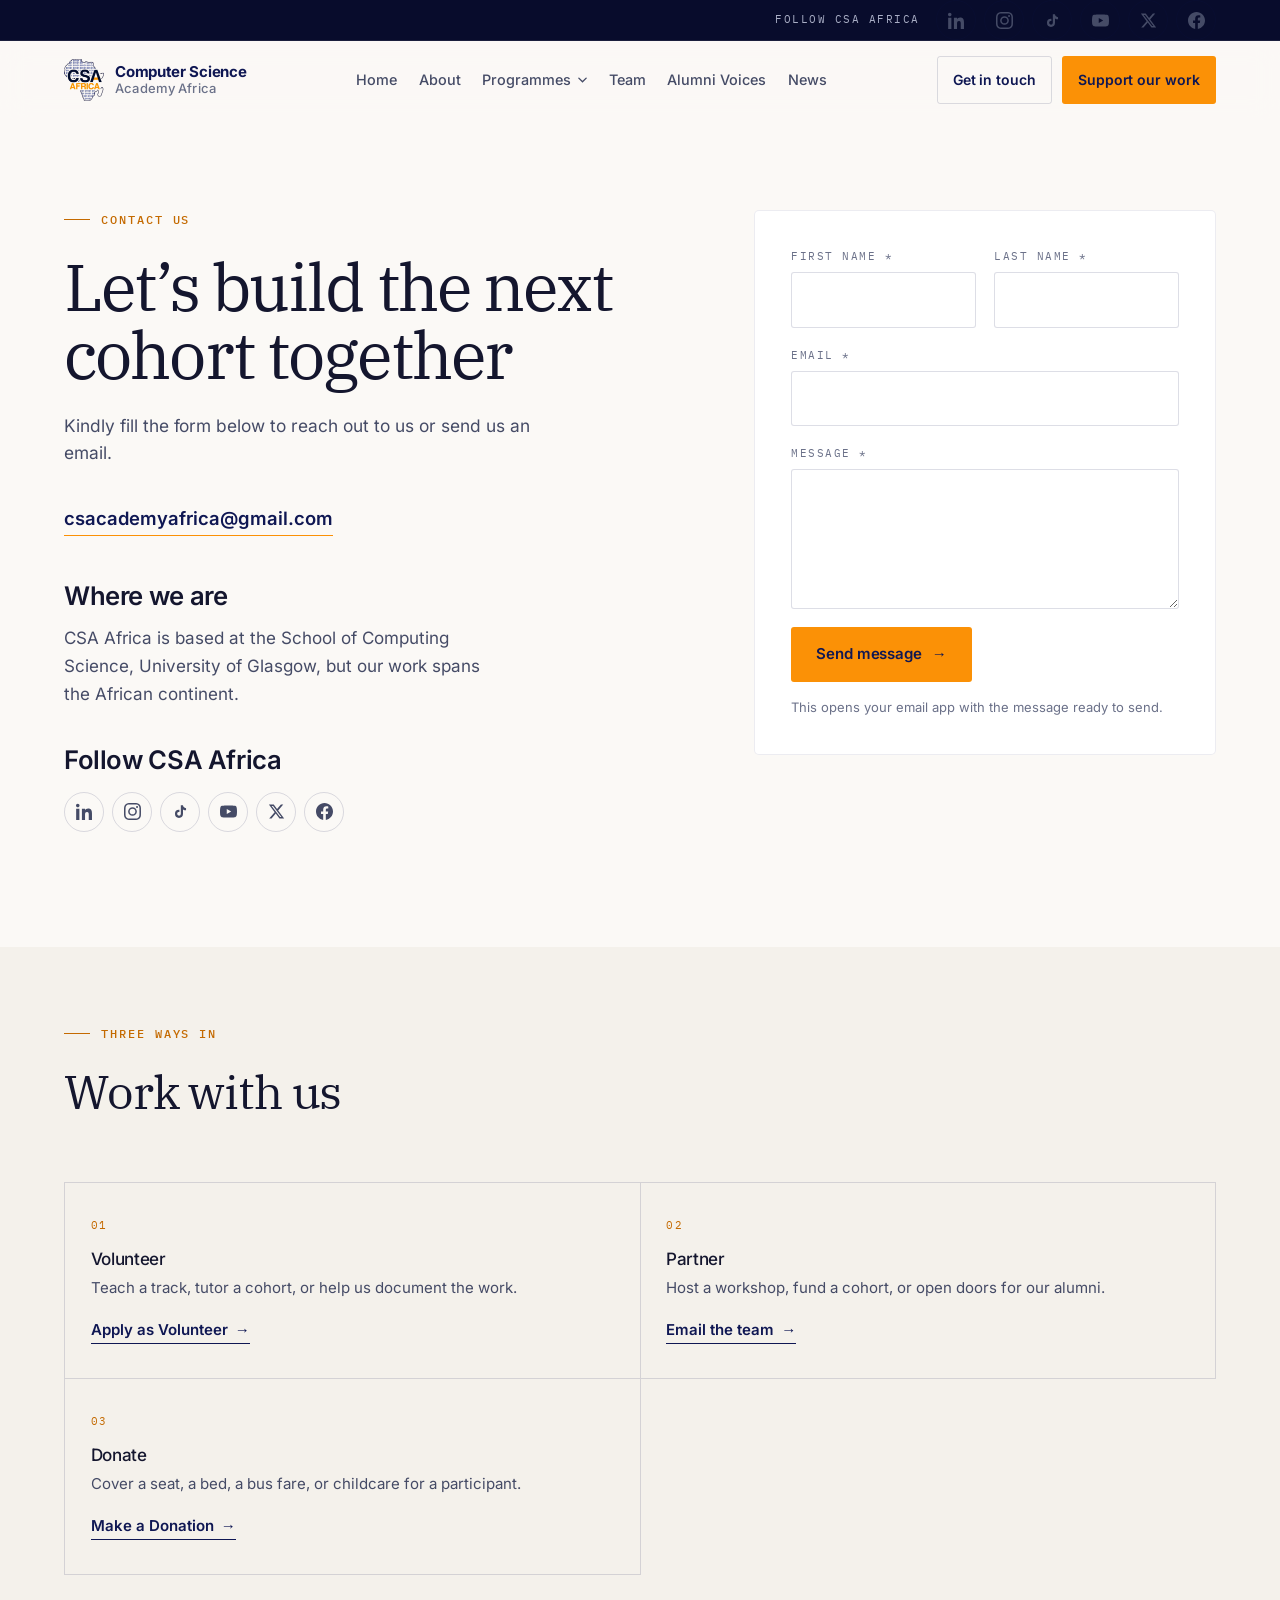
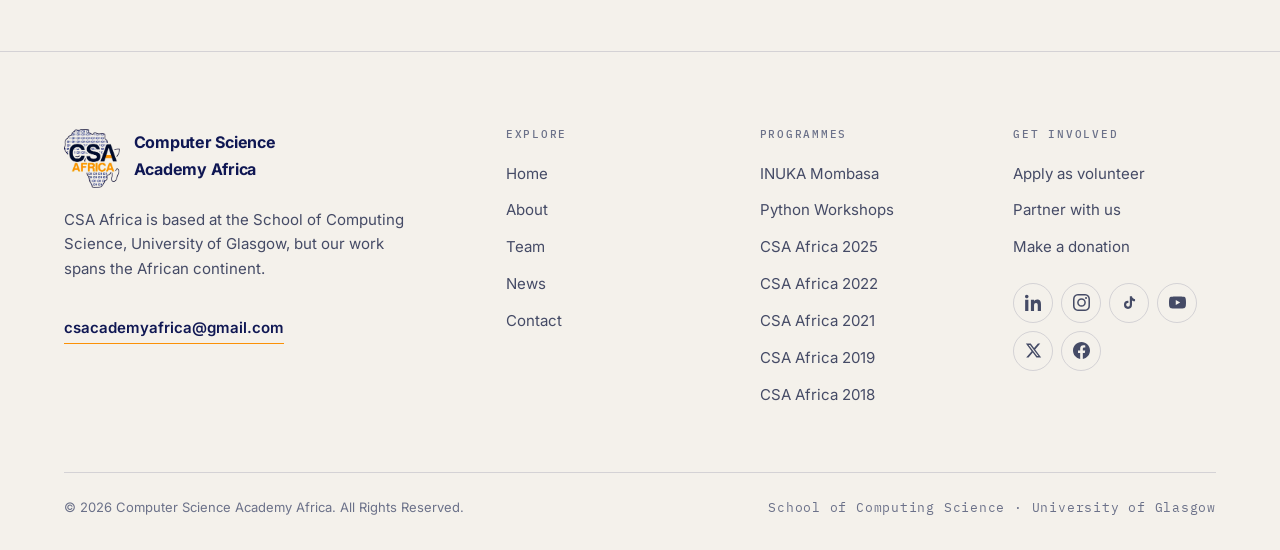
<file: contact.html>
<!doctype html>
<html lang="en">
<head>
<meta charset="utf-8">
<meta name="viewport" content="width=device-width, initial-scale=1">
<title>Contact — CSA Africa</title>
<meta name="description" content="Get in touch with Computer Science Academy Africa: partner with us, volunteer, or support the work. Email csacademyafrica@gmail.com.">
<link rel="canonical" href="https://www.csaafrica.org/contact.html">
<meta name="theme-color" content="#0f1753">

<meta property="og:type" content="website">
<meta property="og:site_name" content="Computer Science Academy Africa">
<meta property="og:title" content="Contact — CSA Africa">
<meta property="og:description" content="Get in touch with Computer Science Academy Africa: partner with us, volunteer, or support the work. Email csacademyafrica@gmail.com.">
<meta property="og:url" content="https://www.csaafrica.org/contact.html">
<meta property="og:image" content="https://www.csaafrica.org/assets/img/story/csa2025-group.webp">
<meta name="twitter:card" content="summary_large_image">

<link rel="icon" href="favicon.ico" sizes="32x32">
<link rel="icon" href="assets/img/brand/icon-192.png" type="image/png" sizes="192x192">
<link rel="icon" href="assets/img/brand/icon-512.png" type="image/png" sizes="512x512">
<link rel="apple-touch-icon" href="assets/img/brand/apple-touch-icon.png">

<link rel="preload" href="assets/fonts/inter-latin.woff2" as="font" type="font/woff2" crossorigin>
<link rel="preload" href="assets/fonts/ibm-plex-serif-400-latin.woff2" as="font" type="font/woff2" crossorigin>
<link rel="stylesheet" href="assets/css/fonts.css">
<link rel="stylesheet" href="assets/css/main.css">
</head>
<body>
<a class="skip-link" href="#main">Skip to content</a>
<div class="topbar"><div class="shell--wide"><div class="topbar__in"><span class="topbar__tag">Follow CSA Africa</span><div class="socials socials--sm"><a href="https://www.linkedin.com/company/csaafrica/" target="_blank" rel="noopener" aria-label="Computer Science Academy Africa on LinkedIn"><svg viewBox="0 0 24 24" aria-hidden="true"><path d="M4.98 3.5C4.98 4.88 3.87 6 2.5 6S0 4.88 0 3.5 1.12 1 2.5 1 4.98 2.12 4.98 3.5zM.22 8.02h4.56V24H.22V8.02zM8.34 8.02h4.37v2.18h.06c.61-1.15 2.1-2.37 4.32-2.37 4.62 0 5.47 3.04 5.47 6.99V24h-4.56v-7.28c0-1.74-.03-3.98-2.43-3.98-2.43 0-2.8 1.9-2.8 3.86V24H8.34V8.02z"/></svg></a><a href="https://www.instagram.com/csacademyafrica/" target="_blank" rel="noopener" aria-label="Computer Science Academy Africa on Instagram"><svg viewBox="0 0 24 24" aria-hidden="true"><path d="M12 2.16c3.2 0 3.58.01 4.85.07 1.17.05 1.8.25 2.23.41.56.22.96.48 1.38.9.42.42.68.82.9 1.38.16.42.36 1.06.41 2.23.06 1.27.07 1.65.07 4.85s-.01 3.58-.07 4.85c-.05 1.17-.25 1.8-.41 2.23-.22.56-.48.96-.9 1.38-.42.42-.82.68-1.38.9-.42.16-1.06.36-2.23.41-1.27.06-1.65.07-4.85.07s-3.58-.01-4.85-.07c-1.17-.05-1.8-.25-2.23-.41-.56-.22-.96-.48-1.38-.9-.42-.42-.68-.82-.9-1.38-.16-.42-.36-1.06-.41-2.23C2.17 15.58 2.16 15.2 2.16 12s.01-3.58.07-4.85c.05-1.17.25-1.8.41-2.23.22-.56.48-.96.9-1.38.42-.42.82-.68 1.38-.9.42-.16 1.06-.36 2.23-.41C8.42 2.17 8.8 2.16 12 2.16zM12 0C8.74 0 8.33.01 7.05.07 5.78.13 4.9.33 4.14.63c-.79.3-1.46.72-2.12 1.38C1.35 2.68.94 3.35.63 4.14.33 4.9.13 5.78.07 7.05.01 8.33 0 8.74 0 12s.01 3.67.07 4.95c.06 1.27.26 2.15.56 2.91.3.79.72 1.46 1.38 2.12.66.66 1.33 1.07 2.12 1.38.76.3 1.64.5 2.91.56C8.33 23.99 8.74 24 12 24s3.67-.01 4.95-.07c1.27-.06 2.15-.26 2.91-.56.79-.3 1.46-.72 2.12-1.38.66-.66 1.07-1.33 1.38-2.12.3-.76.5-1.64.56-2.91.06-1.28.07-1.69.07-4.95s-.01-3.67-.07-4.95c-.06-1.27-.26-2.15-.56-2.91-.3-.79-.72-1.46-1.38-2.12C21.32 1.35 20.65.94 19.86.63 19.1.33 18.22.13 16.95.07 15.67.01 15.26 0 12 0zm0 5.84a6.16 6.16 0 100 12.32A6.16 6.16 0 0012 5.84zm0 10.16a4 4 0 110-8 4 4 0 010 8zm7.85-10.4a1.44 1.44 0 11-2.88 0 1.44 1.44 0 012.88 0z"/></svg></a><a href="https://www.tiktok.com/@csacademyafrica" target="_blank" rel="noopener" aria-label="Computer Science Academy Africa on TikTok"><svg viewBox="0 0 24 24" aria-hidden="true"><path d="M16.6 5.82A4.28 4.28 0 0115.54 3h-3.09v12.4a2.59 2.59 0 01-2.59 2.5 2.59 2.59 0 01-2.59-2.59 2.59 2.59 0 013.19-2.52V9.66a5.7 5.7 0 00-.6-.03A5.68 5.68 0 004.2 15.3 5.68 5.68 0 009.86 21a5.68 5.68 0 005.68-5.68V9.01a7.35 7.35 0 004.3 1.38V7.3a4.28 4.28 0 01-3.24-1.48z"/></svg></a><a href="https://www.youtube.com/channel/UCXm5CcHVNkjLK9IsHDnKdrA" target="_blank" rel="noopener" aria-label="Computer Science Academy Africa on YouTube"><svg viewBox="0 0 24 24" aria-hidden="true"><path d="M23.5 6.19a3.02 3.02 0 00-2.12-2.14C19.5 3.55 12 3.55 12 3.55s-7.5 0-9.38.5A3.02 3.02 0 00.5 6.19C0 8.08 0 12 0 12s0 3.92.5 5.81a3.02 3.02 0 002.12 2.14c1.88.5 9.38.5 9.38.5s7.5 0 9.38-.5a3.02 3.02 0 002.12-2.14C24 15.92 24 12 24 12s0-3.92-.5-5.81zM9.55 15.57V8.43L15.82 12l-6.27 3.57z"/></svg></a><a href="https://twitter.com/CSAcademyAfrica" target="_blank" rel="noopener" aria-label="Computer Science Academy Africa on X"><svg viewBox="0 0 24 24" aria-hidden="true"><path d="M18.24 2.25h3.31l-7.23 8.26 8.5 11.24h-6.66l-5.21-6.82-5.97 6.82H1.66l7.73-8.84L1.25 2.25h6.83l4.71 6.23 5.45-6.23zm-1.16 17.52h1.83L7.08 4.13H5.12l11.96 15.64z"/></svg></a><a href="https://www.facebook.com/CSAcademyAfrica/" target="_blank" rel="noopener" aria-label="Computer Science Academy Africa on Facebook"><svg viewBox="0 0 24 24" aria-hidden="true"><path d="M24 12.07C24 5.4 18.63 0 12 0S0 5.4 0 12.07C0 18.1 4.39 23.09 10.13 24v-8.44H7.08v-3.49h3.05V9.41c0-3.02 1.79-4.69 4.53-4.69 1.31 0 2.68.24 2.68.24v2.96h-1.51c-1.49 0-1.96.93-1.96 1.89v2.26h3.33l-.53 3.49h-2.8V24C19.61 23.09 24 18.1 24 12.07z"/></svg></a></div></div></div></div>
<header class="site-header">
<div class="shell--wide"><div class="site-header__in">
  <a class="brand" href="index.html" aria-label="Computer Science Academy Africa — home">
    <img src="assets/img/brand/logo.webp" width="40" height="42" alt="" fetchpriority="high">
    <span class="brand__txt">Computer Science<span>Academy Africa</span></span>
  </a>

  <nav class="nav" aria-label="Primary">
    <a href="index.html">Home</a>
    <a href="about.html">About</a>
    <div class="nav__group">
      <button class="nav__toggle" type="button" aria-expanded="false">Programmes <svg width="11" height="11" viewBox="0 0 12 12" aria-hidden="true"><path d="M2 4.5L6 8.5l4-4" stroke="currentColor" stroke-width="1.5" fill="none" stroke-linecap="round"/></svg></button>
      <div class="nav__menu">
        <a href="inuka-mombasa.html">INUKA Mombasa <em>Sept 2026 &#183; Recap</em></a>
        <a href="workshops.html">Python Workshops <em>Annual</em></a>
        <a href="csa-2025.html">CSA 2025 <em>University of Nairobi</em></a><a href="csa-2022.html">CSA 2022 <em>NitHub</em></a><a href="csa-2021.html">CSA 2021 <em>Online (COVID pandemic era)</em></a><a href="csa-2019.html">CSA 2019 <em>University of Rwanda</em></a><a href="csa-2018.html">CSA 2018 <em>University of Ibadan</em></a>
      </div>
    </div>
    <a href="team.html">Team</a>
    <a href="index.html#testimonials">Alumni Voices</a>
    <a href="news.html">News</a>
  </nav>

  <div class="header-cta">
    <a class="btn btn--ghost" href="contact.html" aria-current="page">Get in touch</a>
    <a class="btn btn--amber" href="https://givingtoglasgow.hubbub.net/p/csaafrica/" target="_blank" rel="noopener">Support our work</a>
    <button class="burger" type="button" aria-expanded="false" aria-controls="drawer" aria-label="Open menu">
      <span></span><span></span><span></span>
    </button>
  </div>
</div></div>
</header>

<div class="drawer" id="drawer" aria-hidden="true">
  <div class="shell">
    <nav class="drawer__nav" aria-label="Mobile">
      <a href="index.html">Home</a>
      <a href="about.html">About</a>
      <a href="inuka-mombasa.html">INUKA Mombasa</a>
      <details class="drawer__sub">
        <summary>Python Workshops <svg width="11" height="11" viewBox="0 0 12 12" aria-hidden="true"><path d="M2 4.5L6 8.5l4-4" stroke="currentColor" stroke-width="1.5" fill="none" stroke-linecap="round"/></svg></summary>
        <ul>
          <li><a href="workshops.html">Overview <em>How we work</em></a></li>
          <li><a href="csa-2025.html">CSA 2025 <em>University of Nairobi</em></a></li><li><a href="csa-2022.html">CSA 2022 <em>NitHub</em></a></li><li><a href="csa-2021.html">CSA 2021 <em>Online (COVID pandemic era)</em></a></li><li><a href="csa-2019.html">CSA 2019 <em>University of Rwanda</em></a></li><li><a href="csa-2018.html">CSA 2018 <em>University of Ibadan</em></a></li>
        </ul>
      </details>
      <a href="team.html">Team</a>
      <a href="index.html#testimonials">Alumni Voices</a>
      <a href="news.html">News</a>
    </nav>
    <div class="drawer__foot">
      <a class="btn btn--amber" href="https://givingtoglasgow.hubbub.net/p/csaafrica/" target="_blank" rel="noopener">Support our work</a>
      <a class="btn btn--ghost" href="contact.html" aria-current="page">Get in touch</a>
    </div>
    <p class="drawer__meta">Get in touch: <a href="mailto:csacademyafrica@gmail.com">csacademyafrica@gmail.com</a></p>
  </div>
</div>
<main id="main">

<section class="section" style="padding-top:clamp(3rem,7vw,6rem)">
  <div class="shell--wide">
    <div class="split split--wide-text split--top">
      <div>
        <p class="eyebrow" data-reveal>Contact us</p>
        <h1 class="h1" data-reveal style="max-width:14ch">Let&#8217;s build the next cohort together</h1>
        <p class="lead" data-reveal style="margin-top:1.5rem;max-width:46ch">Kindly fill the form
          below to reach out to us or send us an email.</p>
        <a class="footer-mail" href="mailto:csacademyafrica@gmail.com" data-reveal style="font-size:1.15rem">csacademyafrica@gmail.com</a>

        <div data-reveal style="margin-top:2.75rem">
          <h2 class="h3">Where we are</h2>
          <p style="margin-top:.75rem;color:var(--ink-2);max-width:40ch">CSA Africa is based at the School of Computing Science, University of Glasgow, but our work spans the African continent.</p>
        </div>

        <div data-reveal style="margin-top:2.25rem">
          <h2 class="h3">Follow CSA Africa</h2>
          <div class="socials" style="margin-top:1rem"><a href="https://www.linkedin.com/company/csaafrica/" target="_blank" rel="noopener" aria-label="Computer Science Academy Africa on LinkedIn"><svg viewBox="0 0 24 24" aria-hidden="true"><path d="M4.98 3.5C4.98 4.88 3.87 6 2.5 6S0 4.88 0 3.5 1.12 1 2.5 1 4.98 2.12 4.98 3.5zM.22 8.02h4.56V24H.22V8.02zM8.34 8.02h4.37v2.18h.06c.61-1.15 2.1-2.37 4.32-2.37 4.62 0 5.47 3.04 5.47 6.99V24h-4.56v-7.28c0-1.74-.03-3.98-2.43-3.98-2.43 0-2.8 1.9-2.8 3.86V24H8.34V8.02z"/></svg></a><a href="https://www.instagram.com/csacademyafrica/" target="_blank" rel="noopener" aria-label="Computer Science Academy Africa on Instagram"><svg viewBox="0 0 24 24" aria-hidden="true"><path d="M12 2.16c3.2 0 3.58.01 4.85.07 1.17.05 1.8.25 2.23.41.56.22.96.48 1.38.9.42.42.68.82.9 1.38.16.42.36 1.06.41 2.23.06 1.27.07 1.65.07 4.85s-.01 3.58-.07 4.85c-.05 1.17-.25 1.8-.41 2.23-.22.56-.48.96-.9 1.38-.42.42-.82.68-1.38.9-.42.16-1.06.36-2.23.41-1.27.06-1.65.07-4.85.07s-3.58-.01-4.85-.07c-1.17-.05-1.8-.25-2.23-.41-.56-.22-.96-.48-1.38-.9-.42-.42-.68-.82-.9-1.38-.16-.42-.36-1.06-.41-2.23C2.17 15.58 2.16 15.2 2.16 12s.01-3.58.07-4.85c.05-1.17.25-1.8.41-2.23.22-.56.48-.96.9-1.38.42-.42.82-.68 1.38-.9.42-.16 1.06-.36 2.23-.41C8.42 2.17 8.8 2.16 12 2.16zM12 0C8.74 0 8.33.01 7.05.07 5.78.13 4.9.33 4.14.63c-.79.3-1.46.72-2.12 1.38C1.35 2.68.94 3.35.63 4.14.33 4.9.13 5.78.07 7.05.01 8.33 0 8.74 0 12s.01 3.67.07 4.95c.06 1.27.26 2.15.56 2.91.3.79.72 1.46 1.38 2.12.66.66 1.33 1.07 2.12 1.38.76.3 1.64.5 2.91.56C8.33 23.99 8.74 24 12 24s3.67-.01 4.95-.07c1.27-.06 2.15-.26 2.91-.56.79-.3 1.46-.72 2.12-1.38.66-.66 1.07-1.33 1.38-2.12.3-.76.5-1.64.56-2.91.06-1.28.07-1.69.07-4.95s-.01-3.67-.07-4.95c-.06-1.27-.26-2.15-.56-2.91-.3-.79-.72-1.46-1.38-2.12C21.32 1.35 20.65.94 19.86.63 19.1.33 18.22.13 16.95.07 15.67.01 15.26 0 12 0zm0 5.84a6.16 6.16 0 100 12.32A6.16 6.16 0 0012 5.84zm0 10.16a4 4 0 110-8 4 4 0 010 8zm7.85-10.4a1.44 1.44 0 11-2.88 0 1.44 1.44 0 012.88 0z"/></svg></a><a href="https://www.tiktok.com/@csacademyafrica" target="_blank" rel="noopener" aria-label="Computer Science Academy Africa on TikTok"><svg viewBox="0 0 24 24" aria-hidden="true"><path d="M16.6 5.82A4.28 4.28 0 0115.54 3h-3.09v12.4a2.59 2.59 0 01-2.59 2.5 2.59 2.59 0 01-2.59-2.59 2.59 2.59 0 013.19-2.52V9.66a5.7 5.7 0 00-.6-.03A5.68 5.68 0 004.2 15.3 5.68 5.68 0 009.86 21a5.68 5.68 0 005.68-5.68V9.01a7.35 7.35 0 004.3 1.38V7.3a4.28 4.28 0 01-3.24-1.48z"/></svg></a><a href="https://www.youtube.com/channel/UCXm5CcHVNkjLK9IsHDnKdrA" target="_blank" rel="noopener" aria-label="Computer Science Academy Africa on YouTube"><svg viewBox="0 0 24 24" aria-hidden="true"><path d="M23.5 6.19a3.02 3.02 0 00-2.12-2.14C19.5 3.55 12 3.55 12 3.55s-7.5 0-9.38.5A3.02 3.02 0 00.5 6.19C0 8.08 0 12 0 12s0 3.92.5 5.81a3.02 3.02 0 002.12 2.14c1.88.5 9.38.5 9.38.5s7.5 0 9.38-.5a3.02 3.02 0 002.12-2.14C24 15.92 24 12 24 12s0-3.92-.5-5.81zM9.55 15.57V8.43L15.82 12l-6.27 3.57z"/></svg></a><a href="https://twitter.com/CSAcademyAfrica" target="_blank" rel="noopener" aria-label="Computer Science Academy Africa on X"><svg viewBox="0 0 24 24" aria-hidden="true"><path d="M18.24 2.25h3.31l-7.23 8.26 8.5 11.24h-6.66l-5.21-6.82-5.97 6.82H1.66l7.73-8.84L1.25 2.25h6.83l4.71 6.23 5.45-6.23zm-1.16 17.52h1.83L7.08 4.13H5.12l11.96 15.64z"/></svg></a><a href="https://www.facebook.com/CSAcademyAfrica/" target="_blank" rel="noopener" aria-label="Computer Science Academy Africa on Facebook"><svg viewBox="0 0 24 24" aria-hidden="true"><path d="M24 12.07C24 5.4 18.63 0 12 0S0 5.4 0 12.07C0 18.1 4.39 23.09 10.13 24v-8.44H7.08v-3.49h3.05V9.41c0-3.02 1.79-4.69 4.53-4.69 1.31 0 2.68.24 2.68.24v2.96h-1.51c-1.49 0-1.96.93-1.96 1.89v2.26h3.33l-.53 3.49h-2.8V24C19.61 23.09 24 18.1 24 12.07z"/></svg></a></div>
        </div>
      </div>

      <div data-reveal>
        <form class="form form--2" data-mailto="csacademyafrica@gmail.com" data-subject="Website enquiry — CSA Africa"
              style="background:var(--white);border:1px solid var(--line-soft);border-radius:5px;padding:clamp(1.5rem,3vw,2.25rem)">
          <div class="field">
            <label for="fn">First name *</label>
            <input id="fn" name="first_name" data-label="First name" type="text" required autocomplete="given-name">
          </div>
          <div class="field">
            <label for="ln">Last name *</label>
            <input id="ln" name="last_name" data-label="Last name" type="text" required autocomplete="family-name">
          </div>
          <div class="field full">
            <label for="em">Email *</label>
            <input id="em" name="email" data-label="Email" type="email" required autocomplete="email">
          </div>
          <div class="field full">
            <label for="msg">Message *</label>
            <textarea id="msg" name="message" data-label="Message" required></textarea>
          </div>
          <div class="full">
            <button class="btn btn--amber" type="submit">Send message <span class="arw" aria-hidden="true">&#8594;</span></button>
            <p class="form__note" data-form-status style="margin-top:.9rem">This opens your email app
              with the message ready to send.</p>
          </div>
        </form>
      </div>
    </div>
  </div>
</section>

<section class="section--tight section band-stone">
  <div class="shell--wide">
    <div class="sec-head sec-head--split">
      <div data-reveal><p class="eyebrow">Three ways in</p>
        <h2 class="h2">Work with us</h2></div>
    </div>
    <div class="feat-grid" data-reveal-group>
      <div class="feat" style="background:var(--paper-2)">
        <span class="n">01</span><h3>Volunteer</h3>
        <p>Teach a track, tutor a cohort, or help us document the work.</p>
        <p style="margin-top:1rem"><a class="tlink" href="https://forms.office.com/pages/responsepage.aspx?id=KVxybjp2UE-B8i4lTwEzyNYh8sd1qzlKhtxB8q6RSWpUQTZDT05MRVFEWDI0SjYwQURaWVFXRFpDVi4u&route=shorturl" target="_blank" rel="noopener">Apply as Volunteer <span class="arw" aria-hidden="true">&#8594;</span></a></p>
      </div>
      <div class="feat" style="background:var(--paper-2)">
        <span class="n">02</span><h3>Partner</h3>
        <p>Host a workshop, fund a cohort, or open doors for our alumni.</p>
        <p style="margin-top:1rem"><a class="tlink" href="mailto:csacademyafrica@gmail.com">Email the team <span class="arw" aria-hidden="true">&#8594;</span></a></p>
      </div>
      <div class="feat" style="background:var(--paper-2)">
        <span class="n">03</span><h3>Donate</h3>
        <p>Cover a seat, a bed, a bus fare, or childcare for a participant.</p>
        <p style="margin-top:1rem"><a class="tlink" href="https://givingtoglasgow.hubbub.net/p/csaafrica/" target="_blank" rel="noopener">Make a Donation <span class="arw" aria-hidden="true">&#8594;</span></a></p>
      </div>
    </div>
  </div>
</section>

</main>
<footer class="site-footer">
<div class="shell--wide">
  <div class="footer-grid">
    <div>
      <div class="footer-brand">
        <img src="assets/img/brand/logo.webp" width="56" height="59" alt="CSA Africa logo" loading="lazy">
        <div><strong>Computer Science<br>Academy Africa</strong></div>
      </div>
      <p class="footer-about">CSA Africa is based at the School of Computing Science, University of Glasgow, but our work spans the African continent.</p>
      <a class="footer-mail" href="mailto:csacademyafrica@gmail.com">csacademyafrica@gmail.com</a>
    </div>

    <div class="footer-col">
      <h4>Explore</h4>
      <ul>
        <li><a href="index.html">Home</a></li>
        <li><a href="about.html">About</a></li>
        <li><a href="team.html">Team</a></li>
        <li><a href="news.html">News</a></li>
        <li><a href="contact.html">Contact</a></li>
      </ul>
    </div>

    <div class="footer-col">
      <h4>Programmes</h4>
      <ul>
        <li><a href="inuka-mombasa.html">INUKA Mombasa</a></li>
        <li><a href="workshops.html">Python Workshops</a></li>
        <li><a href="csa-2025.html">CSA Africa 2025</a></li><li><a href="csa-2022.html">CSA Africa 2022</a></li><li><a href="csa-2021.html">CSA Africa 2021</a></li><li><a href="csa-2019.html">CSA Africa 2019</a></li><li><a href="csa-2018.html">CSA Africa 2018</a></li>
      </ul>
    </div>

    <div class="footer-col">
      <h4>Get involved</h4>
      <ul>
        <li><a href="https://forms.office.com/pages/responsepage.aspx?id=KVxybjp2UE-B8i4lTwEzyNYh8sd1qzlKhtxB8q6RSWpUQTZDT05MRVFEWDI0SjYwQURaWVFXRFpDVi4u&route=shorturl" target="_blank" rel="noopener">Apply as volunteer</a></li>
        <li><a href="contact.html">Partner with us</a></li>
        <li><a href="https://givingtoglasgow.hubbub.net/p/csaafrica/" target="_blank" rel="noopener">Make a donation</a></li>
      </ul>
      <div class="socials" style="margin-top:1.4rem"><a href="https://www.linkedin.com/company/csaafrica/" target="_blank" rel="noopener" aria-label="Computer Science Academy Africa on LinkedIn"><svg viewBox="0 0 24 24" aria-hidden="true"><path d="M4.98 3.5C4.98 4.88 3.87 6 2.5 6S0 4.88 0 3.5 1.12 1 2.5 1 4.98 2.12 4.98 3.5zM.22 8.02h4.56V24H.22V8.02zM8.34 8.02h4.37v2.18h.06c.61-1.15 2.1-2.37 4.32-2.37 4.62 0 5.47 3.04 5.47 6.99V24h-4.56v-7.28c0-1.74-.03-3.98-2.43-3.98-2.43 0-2.8 1.9-2.8 3.86V24H8.34V8.02z"/></svg></a><a href="https://www.instagram.com/csacademyafrica/" target="_blank" rel="noopener" aria-label="Computer Science Academy Africa on Instagram"><svg viewBox="0 0 24 24" aria-hidden="true"><path d="M12 2.16c3.2 0 3.58.01 4.85.07 1.17.05 1.8.25 2.23.41.56.22.96.48 1.38.9.42.42.68.82.9 1.38.16.42.36 1.06.41 2.23.06 1.27.07 1.65.07 4.85s-.01 3.58-.07 4.85c-.05 1.17-.25 1.8-.41 2.23-.22.56-.48.96-.9 1.38-.42.42-.82.68-1.38.9-.42.16-1.06.36-2.23.41-1.27.06-1.65.07-4.85.07s-3.58-.01-4.85-.07c-1.17-.05-1.8-.25-2.23-.41-.56-.22-.96-.48-1.38-.9-.42-.42-.68-.82-.9-1.38-.16-.42-.36-1.06-.41-2.23C2.17 15.58 2.16 15.2 2.16 12s.01-3.58.07-4.85c.05-1.17.25-1.8.41-2.23.22-.56.48-.96.9-1.38.42-.42.82-.68 1.38-.9.42-.16 1.06-.36 2.23-.41C8.42 2.17 8.8 2.16 12 2.16zM12 0C8.74 0 8.33.01 7.05.07 5.78.13 4.9.33 4.14.63c-.79.3-1.46.72-2.12 1.38C1.35 2.68.94 3.35.63 4.14.33 4.9.13 5.78.07 7.05.01 8.33 0 8.74 0 12s.01 3.67.07 4.95c.06 1.27.26 2.15.56 2.91.3.79.72 1.46 1.38 2.12.66.66 1.33 1.07 2.12 1.38.76.3 1.64.5 2.91.56C8.33 23.99 8.74 24 12 24s3.67-.01 4.95-.07c1.27-.06 2.15-.26 2.91-.56.79-.3 1.46-.72 2.12-1.38.66-.66 1.07-1.33 1.38-2.12.3-.76.5-1.64.56-2.91.06-1.28.07-1.69.07-4.95s-.01-3.67-.07-4.95c-.06-1.27-.26-2.15-.56-2.91-.3-.79-.72-1.46-1.38-2.12C21.32 1.35 20.65.94 19.86.63 19.1.33 18.22.13 16.95.07 15.67.01 15.26 0 12 0zm0 5.84a6.16 6.16 0 100 12.32A6.16 6.16 0 0012 5.84zm0 10.16a4 4 0 110-8 4 4 0 010 8zm7.85-10.4a1.44 1.44 0 11-2.88 0 1.44 1.44 0 012.88 0z"/></svg></a><a href="https://www.tiktok.com/@csacademyafrica" target="_blank" rel="noopener" aria-label="Computer Science Academy Africa on TikTok"><svg viewBox="0 0 24 24" aria-hidden="true"><path d="M16.6 5.82A4.28 4.28 0 0115.54 3h-3.09v12.4a2.59 2.59 0 01-2.59 2.5 2.59 2.59 0 01-2.59-2.59 2.59 2.59 0 013.19-2.52V9.66a5.7 5.7 0 00-.6-.03A5.68 5.68 0 004.2 15.3 5.68 5.68 0 009.86 21a5.68 5.68 0 005.68-5.68V9.01a7.35 7.35 0 004.3 1.38V7.3a4.28 4.28 0 01-3.24-1.48z"/></svg></a><a href="https://www.youtube.com/channel/UCXm5CcHVNkjLK9IsHDnKdrA" target="_blank" rel="noopener" aria-label="Computer Science Academy Africa on YouTube"><svg viewBox="0 0 24 24" aria-hidden="true"><path d="M23.5 6.19a3.02 3.02 0 00-2.12-2.14C19.5 3.55 12 3.55 12 3.55s-7.5 0-9.38.5A3.02 3.02 0 00.5 6.19C0 8.08 0 12 0 12s0 3.92.5 5.81a3.02 3.02 0 002.12 2.14c1.88.5 9.38.5 9.38.5s7.5 0 9.38-.5a3.02 3.02 0 002.12-2.14C24 15.92 24 12 24 12s0-3.92-.5-5.81zM9.55 15.57V8.43L15.82 12l-6.27 3.57z"/></svg></a><a href="https://twitter.com/CSAcademyAfrica" target="_blank" rel="noopener" aria-label="Computer Science Academy Africa on X"><svg viewBox="0 0 24 24" aria-hidden="true"><path d="M18.24 2.25h3.31l-7.23 8.26 8.5 11.24h-6.66l-5.21-6.82-5.97 6.82H1.66l7.73-8.84L1.25 2.25h6.83l4.71 6.23 5.45-6.23zm-1.16 17.52h1.83L7.08 4.13H5.12l11.96 15.64z"/></svg></a><a href="https://www.facebook.com/CSAcademyAfrica/" target="_blank" rel="noopener" aria-label="Computer Science Academy Africa on Facebook"><svg viewBox="0 0 24 24" aria-hidden="true"><path d="M24 12.07C24 5.4 18.63 0 12 0S0 5.4 0 12.07C0 18.1 4.39 23.09 10.13 24v-8.44H7.08v-3.49h3.05V9.41c0-3.02 1.79-4.69 4.53-4.69 1.31 0 2.68.24 2.68.24v2.96h-1.51c-1.49 0-1.96.93-1.96 1.89v2.26h3.33l-.53 3.49h-2.8V24C19.61 23.09 24 18.1 24 12.07z"/></svg></a></div>
    </div>
  </div>

  <div class="footer-base">
    <span>&#169; <span data-year>2026</span> Computer Science Academy Africa. All Rights Reserved.</span>
    <span class="mono">School of Computing Science &#183; University of Glasgow</span>
  </div>
</div>
</footer>
<script src="assets/js/main.js" defer></script>
</body>
</html>
</file>
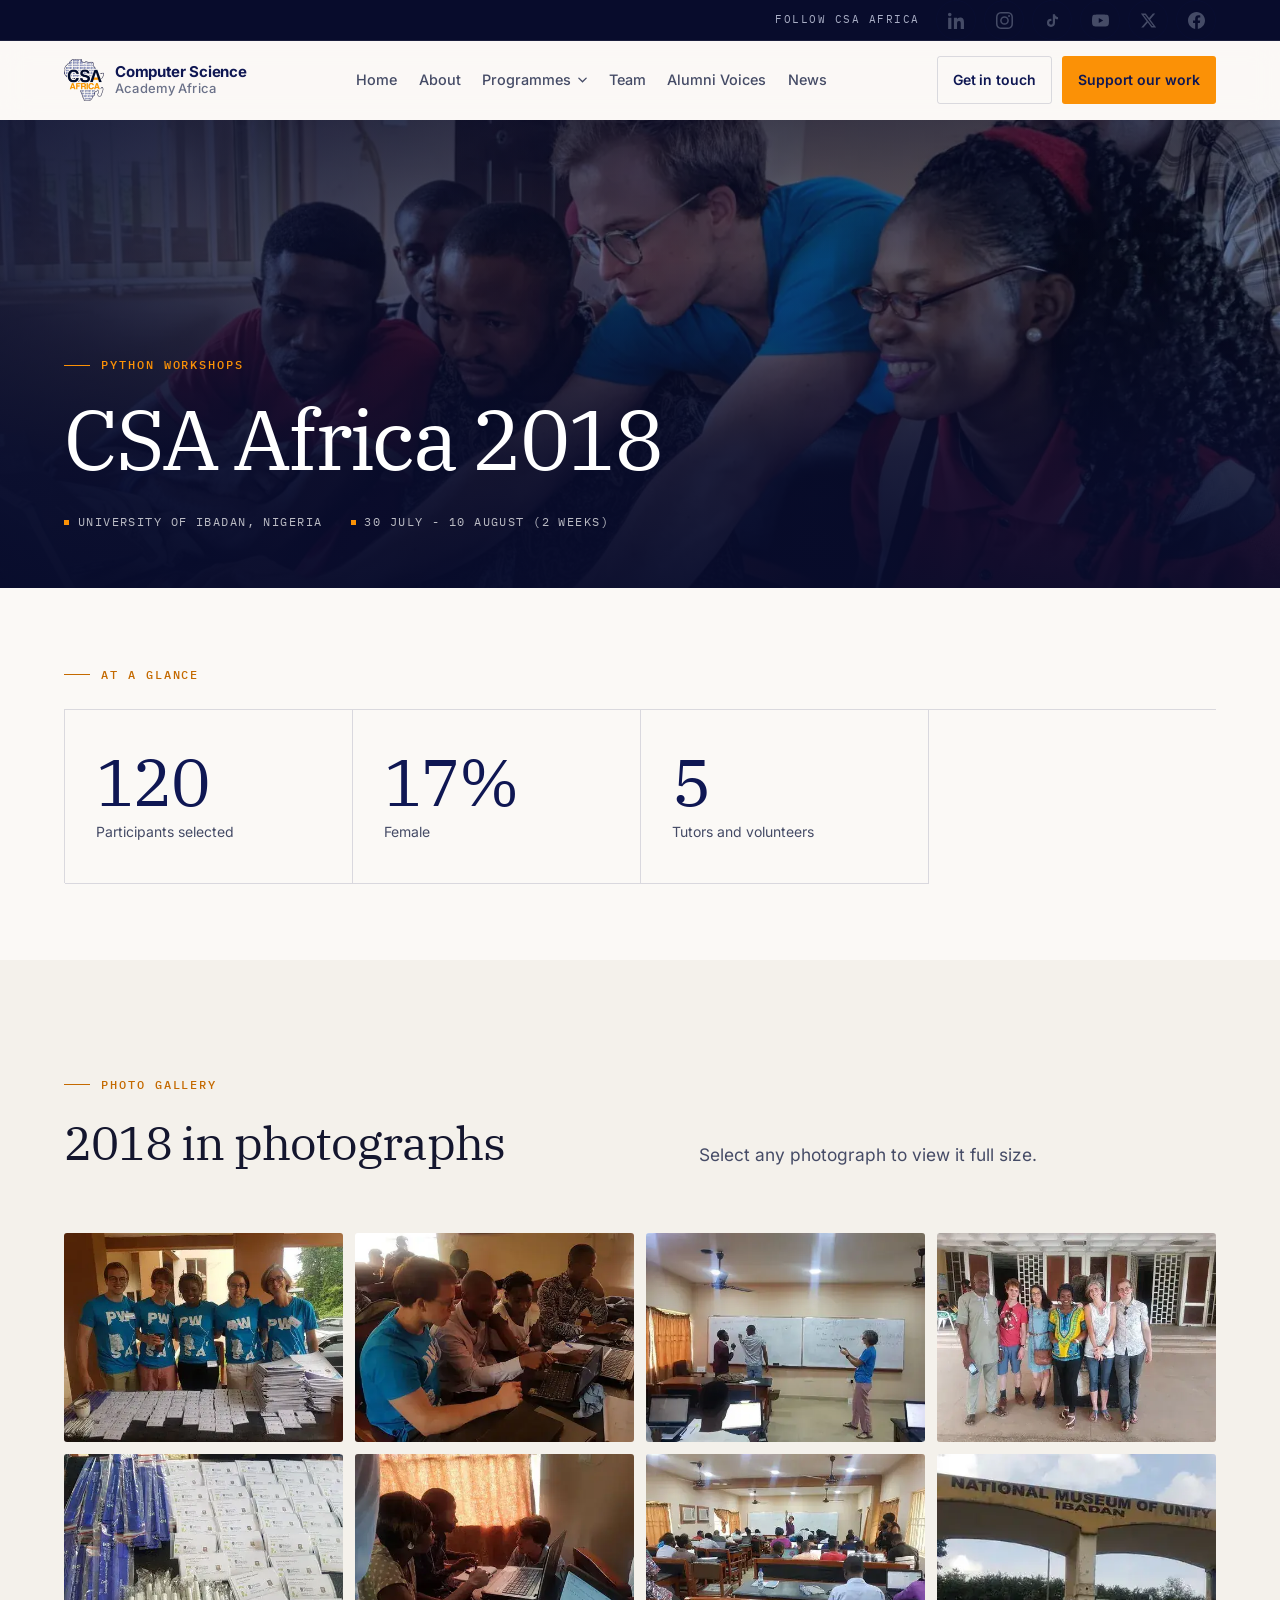
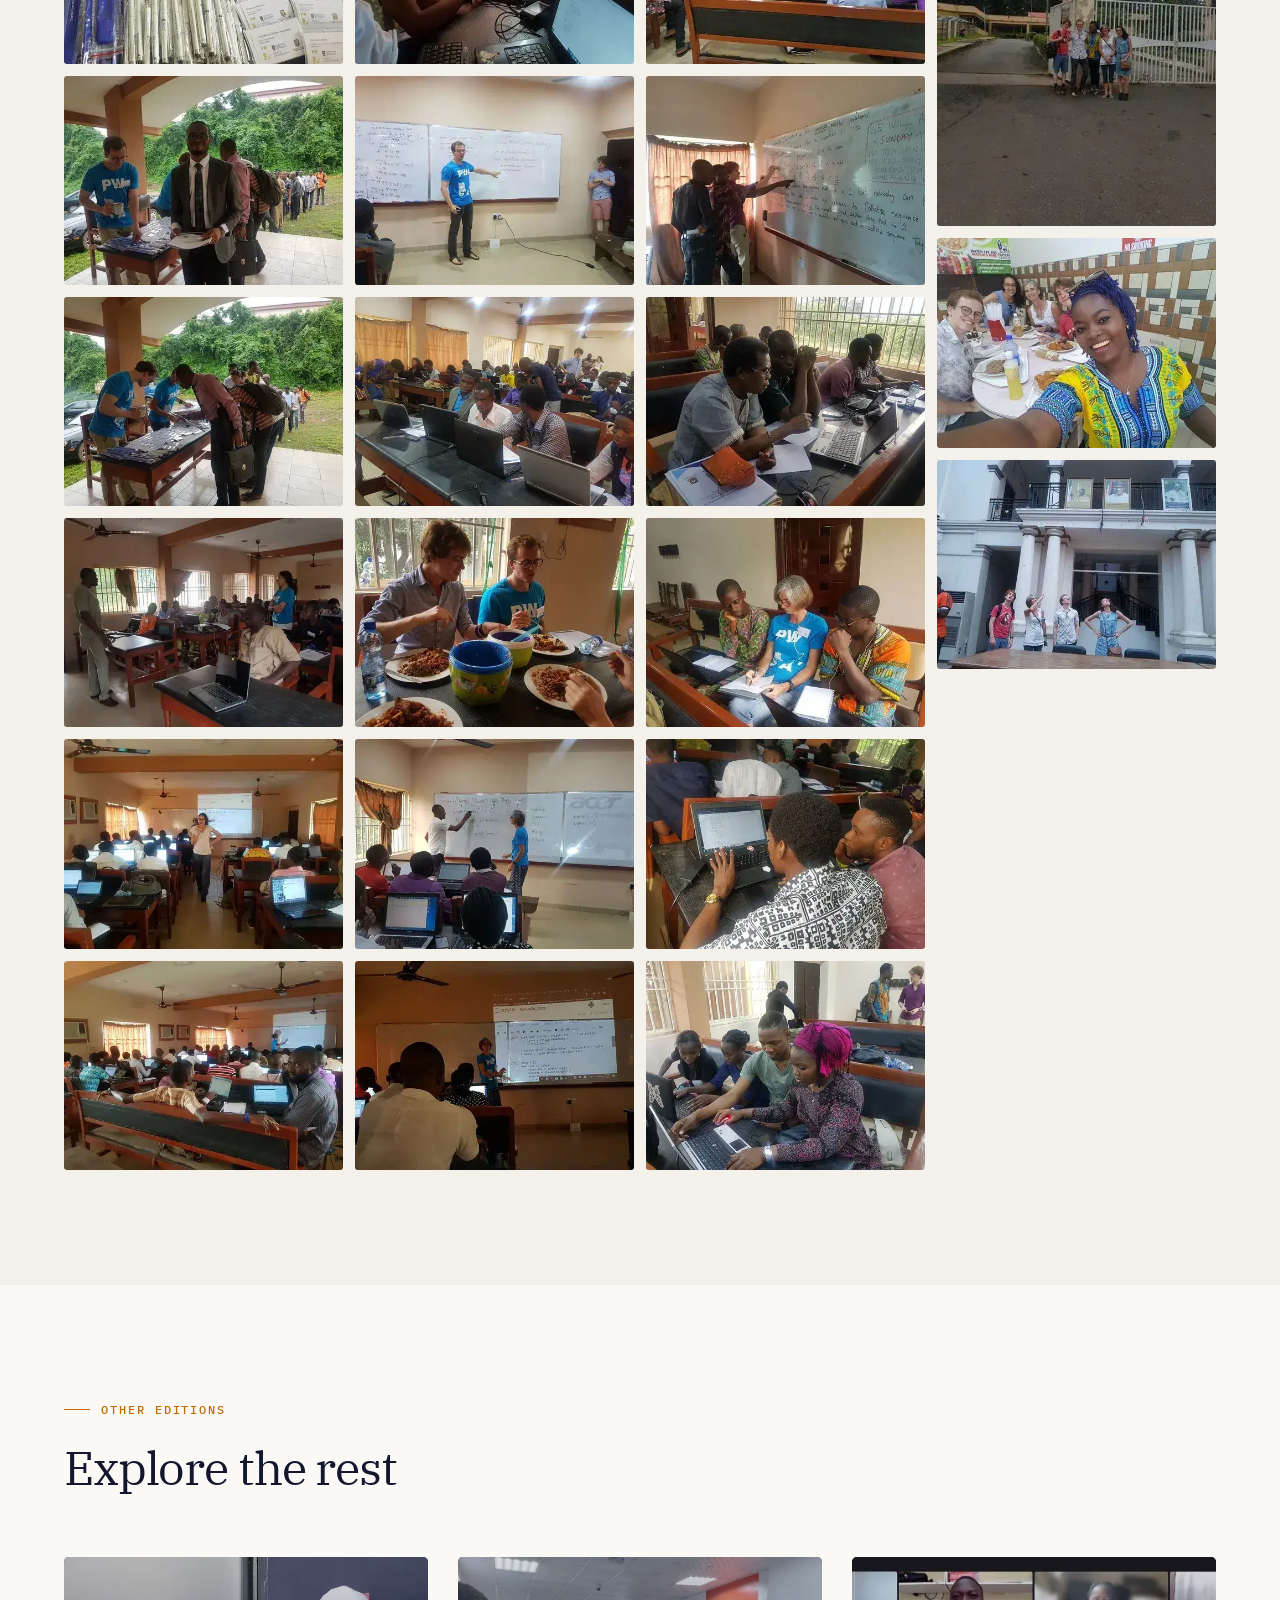
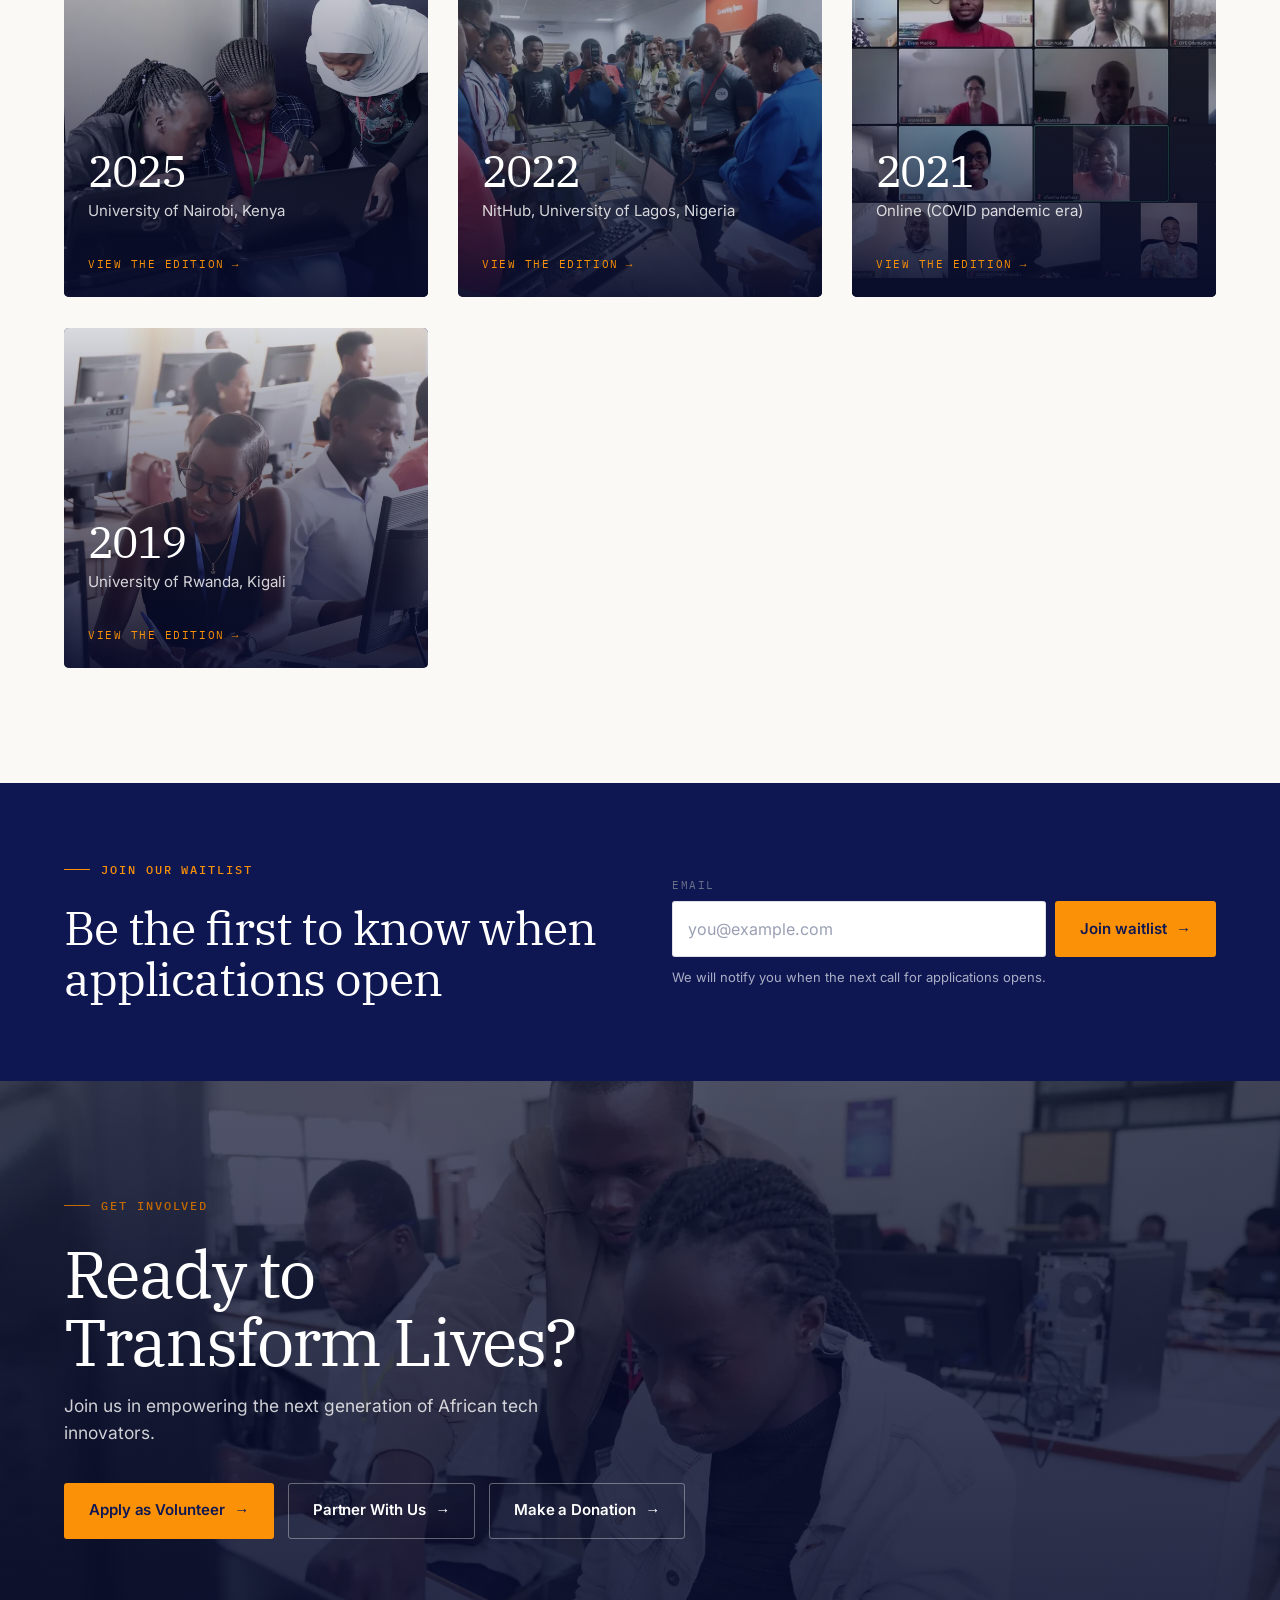
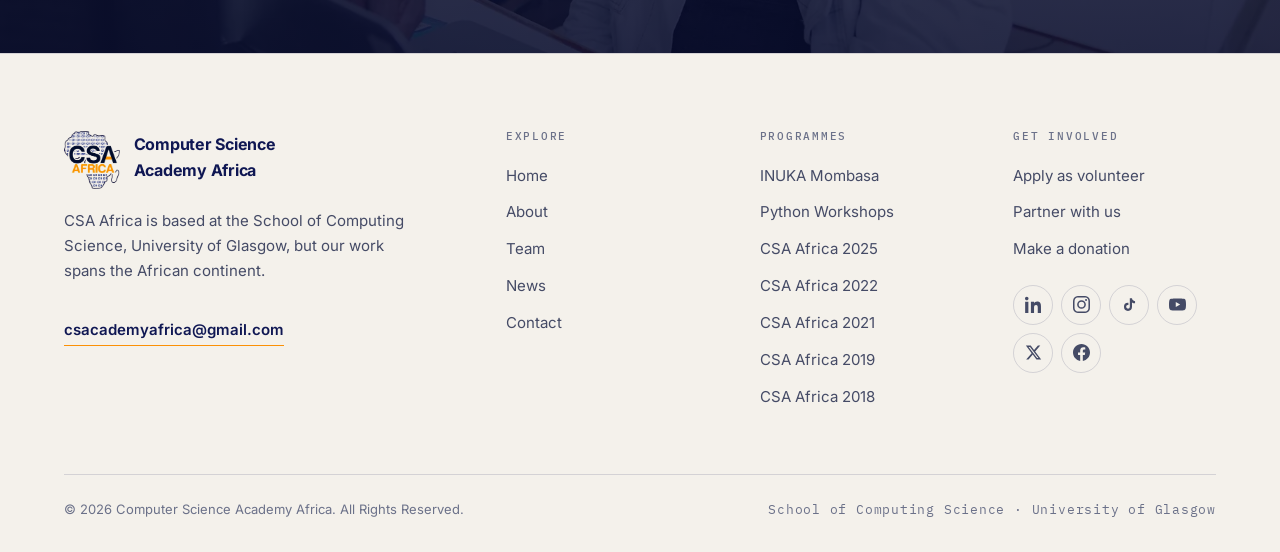
<file: csa-2018.html>
<!doctype html>
<html lang="en">
<head>
<meta charset="utf-8">
<meta name="viewport" content="width=device-width, initial-scale=1">
<title>CSA Africa 2018 — University of Ibadan, Nigeria</title>
<meta name="description" content="CSA Africa 2018 took place at University of Ibadan, Nigeria, 30 July - 10 August (2 weeks). Participants, tracks, highlights and the full photo gallery.">
<link rel="canonical" href="https://www.csaafrica.org/csa-2018.html">
<meta name="theme-color" content="#0f1753">

<meta property="og:type" content="website">
<meta property="og:site_name" content="Computer Science Academy Africa">
<meta property="og:title" content="CSA Africa 2018 — University of Ibadan, Nigeria">
<meta property="og:description" content="CSA Africa 2018 took place at University of Ibadan, Nigeria, 30 July - 10 August (2 weeks). Participants, tracks, highlights and the full photo gallery.">
<meta property="og:url" content="https://www.csaafrica.org/csa-2018.html">
<meta property="og:image" content="https://www.csaafrica.org/assets/img/story/ibadan-2018.webp">
<meta name="twitter:card" content="summary_large_image">

<link rel="icon" href="favicon.ico" sizes="32x32">
<link rel="icon" href="assets/img/brand/icon-192.png" type="image/png" sizes="192x192">
<link rel="icon" href="assets/img/brand/icon-512.png" type="image/png" sizes="512x512">
<link rel="apple-touch-icon" href="assets/img/brand/apple-touch-icon.png">

<link rel="preload" href="assets/fonts/inter-latin.woff2" as="font" type="font/woff2" crossorigin>
<link rel="preload" href="assets/fonts/ibm-plex-serif-400-latin.woff2" as="font" type="font/woff2" crossorigin>
<link rel="stylesheet" href="assets/css/fonts.css">
<link rel="stylesheet" href="assets/css/main.css">
</head>
<body>
<a class="skip-link" href="#main">Skip to content</a>
<div class="topbar"><div class="shell--wide"><div class="topbar__in"><span class="topbar__tag">Follow CSA Africa</span><div class="socials socials--sm"><a href="https://www.linkedin.com/company/csaafrica/" target="_blank" rel="noopener" aria-label="Computer Science Academy Africa on LinkedIn"><svg viewBox="0 0 24 24" aria-hidden="true"><path d="M4.98 3.5C4.98 4.88 3.87 6 2.5 6S0 4.88 0 3.5 1.12 1 2.5 1 4.98 2.12 4.98 3.5zM.22 8.02h4.56V24H.22V8.02zM8.34 8.02h4.37v2.18h.06c.61-1.15 2.1-2.37 4.32-2.37 4.62 0 5.47 3.04 5.47 6.99V24h-4.56v-7.28c0-1.74-.03-3.98-2.43-3.98-2.43 0-2.8 1.9-2.8 3.86V24H8.34V8.02z"/></svg></a><a href="https://www.instagram.com/csacademyafrica/" target="_blank" rel="noopener" aria-label="Computer Science Academy Africa on Instagram"><svg viewBox="0 0 24 24" aria-hidden="true"><path d="M12 2.16c3.2 0 3.58.01 4.85.07 1.17.05 1.8.25 2.23.41.56.22.96.48 1.38.9.42.42.68.82.9 1.38.16.42.36 1.06.41 2.23.06 1.27.07 1.65.07 4.85s-.01 3.58-.07 4.85c-.05 1.17-.25 1.8-.41 2.23-.22.56-.48.96-.9 1.38-.42.42-.82.68-1.38.9-.42.16-1.06.36-2.23.41-1.27.06-1.65.07-4.85.07s-3.58-.01-4.85-.07c-1.17-.05-1.8-.25-2.23-.41-.56-.22-.96-.48-1.38-.9-.42-.42-.68-.82-.9-1.38-.16-.42-.36-1.06-.41-2.23C2.17 15.58 2.16 15.2 2.16 12s.01-3.58.07-4.85c.05-1.17.25-1.8.41-2.23.22-.56.48-.96.9-1.38.42-.42.82-.68 1.38-.9.42-.16 1.06-.36 2.23-.41C8.42 2.17 8.8 2.16 12 2.16zM12 0C8.74 0 8.33.01 7.05.07 5.78.13 4.9.33 4.14.63c-.79.3-1.46.72-2.12 1.38C1.35 2.68.94 3.35.63 4.14.33 4.9.13 5.78.07 7.05.01 8.33 0 8.74 0 12s.01 3.67.07 4.95c.06 1.27.26 2.15.56 2.91.3.79.72 1.46 1.38 2.12.66.66 1.33 1.07 2.12 1.38.76.3 1.64.5 2.91.56C8.33 23.99 8.74 24 12 24s3.67-.01 4.95-.07c1.27-.06 2.15-.26 2.91-.56.79-.3 1.46-.72 2.12-1.38.66-.66 1.07-1.33 1.38-2.12.3-.76.5-1.64.56-2.91.06-1.28.07-1.69.07-4.95s-.01-3.67-.07-4.95c-.06-1.27-.26-2.15-.56-2.91-.3-.79-.72-1.46-1.38-2.12C21.32 1.35 20.65.94 19.86.63 19.1.33 18.22.13 16.95.07 15.67.01 15.26 0 12 0zm0 5.84a6.16 6.16 0 100 12.32A6.16 6.16 0 0012 5.84zm0 10.16a4 4 0 110-8 4 4 0 010 8zm7.85-10.4a1.44 1.44 0 11-2.88 0 1.44 1.44 0 012.88 0z"/></svg></a><a href="https://www.tiktok.com/@csacademyafrica" target="_blank" rel="noopener" aria-label="Computer Science Academy Africa on TikTok"><svg viewBox="0 0 24 24" aria-hidden="true"><path d="M16.6 5.82A4.28 4.28 0 0115.54 3h-3.09v12.4a2.59 2.59 0 01-2.59 2.5 2.59 2.59 0 01-2.59-2.59 2.59 2.59 0 013.19-2.52V9.66a5.7 5.7 0 00-.6-.03A5.68 5.68 0 004.2 15.3 5.68 5.68 0 009.86 21a5.68 5.68 0 005.68-5.68V9.01a7.35 7.35 0 004.3 1.38V7.3a4.28 4.28 0 01-3.24-1.48z"/></svg></a><a href="https://www.youtube.com/channel/UCXm5CcHVNkjLK9IsHDnKdrA" target="_blank" rel="noopener" aria-label="Computer Science Academy Africa on YouTube"><svg viewBox="0 0 24 24" aria-hidden="true"><path d="M23.5 6.19a3.02 3.02 0 00-2.12-2.14C19.5 3.55 12 3.55 12 3.55s-7.5 0-9.38.5A3.02 3.02 0 00.5 6.19C0 8.08 0 12 0 12s0 3.92.5 5.81a3.02 3.02 0 002.12 2.14c1.88.5 9.38.5 9.38.5s7.5 0 9.38-.5a3.02 3.02 0 002.12-2.14C24 15.92 24 12 24 12s0-3.92-.5-5.81zM9.55 15.57V8.43L15.82 12l-6.27 3.57z"/></svg></a><a href="https://twitter.com/CSAcademyAfrica" target="_blank" rel="noopener" aria-label="Computer Science Academy Africa on X"><svg viewBox="0 0 24 24" aria-hidden="true"><path d="M18.24 2.25h3.31l-7.23 8.26 8.5 11.24h-6.66l-5.21-6.82-5.97 6.82H1.66l7.73-8.84L1.25 2.25h6.83l4.71 6.23 5.45-6.23zm-1.16 17.52h1.83L7.08 4.13H5.12l11.96 15.64z"/></svg></a><a href="https://www.facebook.com/CSAcademyAfrica/" target="_blank" rel="noopener" aria-label="Computer Science Academy Africa on Facebook"><svg viewBox="0 0 24 24" aria-hidden="true"><path d="M24 12.07C24 5.4 18.63 0 12 0S0 5.4 0 12.07C0 18.1 4.39 23.09 10.13 24v-8.44H7.08v-3.49h3.05V9.41c0-3.02 1.79-4.69 4.53-4.69 1.31 0 2.68.24 2.68.24v2.96h-1.51c-1.49 0-1.96.93-1.96 1.89v2.26h3.33l-.53 3.49h-2.8V24C19.61 23.09 24 18.1 24 12.07z"/></svg></a></div></div></div></div>
<header class="site-header">
<div class="shell--wide"><div class="site-header__in">
  <a class="brand" href="index.html" aria-label="Computer Science Academy Africa — home">
    <img src="assets/img/brand/logo.webp" width="40" height="42" alt="" fetchpriority="high">
    <span class="brand__txt">Computer Science<span>Academy Africa</span></span>
  </a>

  <nav class="nav" aria-label="Primary">
    <a href="index.html">Home</a>
    <a href="about.html">About</a>
    <div class="nav__group">
      <button class="nav__toggle" type="button" aria-expanded="false" aria-current="page">Programmes <svg width="11" height="11" viewBox="0 0 12 12" aria-hidden="true"><path d="M2 4.5L6 8.5l4-4" stroke="currentColor" stroke-width="1.5" fill="none" stroke-linecap="round"/></svg></button>
      <div class="nav__menu">
        <a href="inuka-mombasa.html">INUKA Mombasa <em>Sept 2026 &#183; Recap</em></a>
        <a href="workshops.html">Python Workshops <em>Annual</em></a>
        <a href="csa-2025.html">CSA 2025 <em>University of Nairobi</em></a><a href="csa-2022.html">CSA 2022 <em>NitHub</em></a><a href="csa-2021.html">CSA 2021 <em>Online (COVID pandemic era)</em></a><a href="csa-2019.html">CSA 2019 <em>University of Rwanda</em></a><a href="csa-2018.html">CSA 2018 <em>University of Ibadan</em></a>
      </div>
    </div>
    <a href="team.html">Team</a>
    <a href="index.html#testimonials">Alumni Voices</a>
    <a href="news.html">News</a>
  </nav>

  <div class="header-cta">
    <a class="btn btn--ghost" href="contact.html">Get in touch</a>
    <a class="btn btn--amber" href="https://givingtoglasgow.hubbub.net/p/csaafrica/" target="_blank" rel="noopener">Support our work</a>
    <button class="burger" type="button" aria-expanded="false" aria-controls="drawer" aria-label="Open menu">
      <span></span><span></span><span></span>
    </button>
  </div>
</div></div>
</header>

<div class="drawer" id="drawer" aria-hidden="true">
  <div class="shell">
    <nav class="drawer__nav" aria-label="Mobile">
      <a href="index.html">Home</a>
      <a href="about.html">About</a>
      <a href="inuka-mombasa.html">INUKA Mombasa</a>
      <details class="drawer__sub">
        <summary>Python Workshops <svg width="11" height="11" viewBox="0 0 12 12" aria-hidden="true"><path d="M2 4.5L6 8.5l4-4" stroke="currentColor" stroke-width="1.5" fill="none" stroke-linecap="round"/></svg></summary>
        <ul>
          <li><a href="workshops.html">Overview <em>How we work</em></a></li>
          <li><a href="csa-2025.html">CSA 2025 <em>University of Nairobi</em></a></li><li><a href="csa-2022.html">CSA 2022 <em>NitHub</em></a></li><li><a href="csa-2021.html">CSA 2021 <em>Online (COVID pandemic era)</em></a></li><li><a href="csa-2019.html">CSA 2019 <em>University of Rwanda</em></a></li><li><a href="csa-2018.html">CSA 2018 <em>University of Ibadan</em></a></li>
        </ul>
      </details>
      <a href="team.html">Team</a>
      <a href="index.html#testimonials">Alumni Voices</a>
      <a href="news.html">News</a>
    </nav>
    <div class="drawer__foot">
      <a class="btn btn--amber" href="https://givingtoglasgow.hubbub.net/p/csaafrica/" target="_blank" rel="noopener">Support our work</a>
      <a class="btn btn--ghost" href="contact.html">Get in touch</a>
    </div>
    <p class="drawer__meta">Get in touch: <a href="mailto:csacademyafrica@gmail.com">csacademyafrica@gmail.com</a></p>
  </div>
</div>
<main id="main">

<section class="phero">
  <div class="phero__media"><img src="assets/img/story/ibadan-2018.webp" srcset="assets/img/story/ibadan-2018@sm.webp 1000w, assets/img/story/ibadan-2018.webp 1600w" sizes="100vw" width="1600" height="1200" alt="CSA Africa 2018, University of Ibadan, Nigeria" loading="eager" fetchpriority="high" decoding="async"></div>
  <div class="phero__scrim"></div>
  <div class="shell--wide">
    <p class="eyebrow"><a href="workshops.html" style="color:inherit">Python Workshops</a></p>
    <h1 class="display" style="font-size:clamp(2.6rem,6.6vw,5.6rem)">CSA Africa 2018</h1>
    <div class="phero__meta"><span>University of Ibadan, Nigeria</span><span>30 July - 10 August (2 weeks)</span></div>
  </div>
</section>

<section class="section--tight section">
  <div class="shell--wide">
    <p class="eyebrow" data-reveal>At a glance</p>
    <div class="stats-grid stats-grid--light" data-reveal-group style="margin-top:1.5rem"><div class="stat" data-reveal><b>120</b><span>Participants selected</span></div><div class="stat" data-reveal><b>17%</b><span>Female</span></div><div class="stat" data-reveal><b>5</b><span>Tutors and volunteers</span></div></div>
  </div>
</section>




<section class="section band-stone">
  <div class="shell--wide">
    <div class="sec-head sec-head--split">
      <div data-reveal><p class="eyebrow">Photo gallery</p>
        <h2 class="h2">2018 in photographs</h2></div>
      <p class="lead" data-reveal>Select any photograph to view it full size.</p>
    </div>
    <div data-reveal><div class="gallery" data-gallery><button type="button" data-full="assets/img/gallery/csa2018-01.webp" aria-label="Open photo 1 of 25"><img src="assets/img/gallery/thumb/csa2018-01.webp" width="504" height="378" loading="lazy" decoding="async" alt="CSA Africa 2018, photograph 1"></button><button type="button" data-full="assets/img/gallery/csa2018-02.webp" aria-label="Open photo 2 of 25"><img src="assets/img/gallery/thumb/csa2018-02.webp" width="504" height="378" loading="lazy" decoding="async" alt="CSA Africa 2018, photograph 2"></button><button type="button" data-full="assets/img/gallery/csa2018-03.webp" aria-label="Open photo 3 of 25"><img src="assets/img/gallery/thumb/csa2018-03.webp" width="504" height="378" loading="lazy" decoding="async" alt="CSA Africa 2018, photograph 3"></button><button type="button" data-full="assets/img/gallery/csa2018-04.webp" aria-label="Open photo 4 of 25"><img src="assets/img/gallery/thumb/csa2018-04.webp" width="504" height="378" loading="lazy" decoding="async" alt="CSA Africa 2018, photograph 4"></button><button type="button" data-full="assets/img/gallery/csa2018-05.webp" aria-label="Open photo 5 of 25"><img src="assets/img/gallery/thumb/csa2018-05.webp" width="504" height="378" loading="lazy" decoding="async" alt="CSA Africa 2018, photograph 5"></button><button type="button" data-full="assets/img/gallery/csa2018-06.webp" aria-label="Open photo 6 of 25"><img src="assets/img/gallery/thumb/csa2018-06.webp" width="504" height="378" loading="lazy" decoding="async" alt="CSA Africa 2018, photograph 6"></button><button type="button" data-full="assets/img/gallery/csa2018-07.webp" aria-label="Open photo 7 of 25"><img src="assets/img/gallery/thumb/csa2018-07.webp" width="504" height="378" loading="lazy" decoding="async" alt="CSA Africa 2018, photograph 7"></button><button type="button" data-full="assets/img/gallery/csa2018-08.webp" aria-label="Open photo 8 of 25"><img src="assets/img/gallery/thumb/csa2018-08.webp" width="504" height="378" loading="lazy" decoding="async" alt="CSA Africa 2018, photograph 8"></button><button type="button" data-full="assets/img/gallery/csa2018-09.webp" aria-label="Open photo 9 of 25"><img src="assets/img/gallery/thumb/csa2018-09.webp" width="504" height="378" loading="lazy" decoding="async" alt="CSA Africa 2018, photograph 9"></button><button type="button" data-full="assets/img/gallery/csa2018-10.webp" aria-label="Open photo 10 of 25"><img src="assets/img/gallery/thumb/csa2018-10.webp" width="504" height="378" loading="lazy" decoding="async" alt="CSA Africa 2018, photograph 10"></button><button type="button" data-full="assets/img/gallery/csa2018-11.webp" aria-label="Open photo 11 of 25"><img src="assets/img/gallery/thumb/csa2018-11.webp" width="504" height="378" loading="lazy" decoding="async" alt="CSA Africa 2018, photograph 11"></button><button type="button" data-full="assets/img/gallery/csa2018-12.webp" aria-label="Open photo 12 of 25"><img src="assets/img/gallery/thumb/csa2018-12.webp" width="504" height="378" loading="lazy" decoding="async" alt="CSA Africa 2018, photograph 12"></button><button type="button" data-full="assets/img/gallery/csa2018-13.webp" aria-label="Open photo 13 of 25"><img src="assets/img/gallery/thumb/csa2018-13.webp" width="504" height="378" loading="lazy" decoding="async" alt="CSA Africa 2018, photograph 13"></button><button type="button" data-full="assets/img/gallery/csa2018-14.webp" aria-label="Open photo 14 of 25"><img src="assets/img/gallery/thumb/csa2018-14.webp" width="504" height="378" loading="lazy" decoding="async" alt="CSA Africa 2018, photograph 14"></button><button type="button" data-full="assets/img/gallery/csa2018-15.webp" aria-label="Open photo 15 of 25"><img src="assets/img/gallery/thumb/csa2018-15.webp" width="504" height="378" loading="lazy" decoding="async" alt="CSA Africa 2018, photograph 15"></button><button type="button" data-full="assets/img/gallery/csa2018-16.webp" aria-label="Open photo 16 of 25"><img src="assets/img/gallery/thumb/csa2018-16.webp" width="504" height="378" loading="lazy" decoding="async" alt="CSA Africa 2018, photograph 16"></button><button type="button" data-full="assets/img/gallery/csa2018-17.webp" aria-label="Open photo 17 of 25"><img src="assets/img/gallery/thumb/csa2018-17.webp" width="504" height="378" loading="lazy" decoding="async" alt="CSA Africa 2018, photograph 17"></button><button type="button" data-full="assets/img/gallery/csa2018-18.webp" aria-label="Open photo 18 of 25"><img src="assets/img/gallery/thumb/csa2018-18.webp" width="504" height="378" loading="lazy" decoding="async" alt="CSA Africa 2018, photograph 18"></button><button type="button" data-full="assets/img/gallery/csa2018-19.webp" aria-label="Open photo 19 of 25"><img src="assets/img/gallery/thumb/csa2018-19.webp" width="504" height="378" loading="lazy" decoding="async" alt="CSA Africa 2018, photograph 19"></button><button type="button" data-full="assets/img/gallery/csa2018-20.webp" aria-label="Open photo 20 of 25"><img src="assets/img/gallery/thumb/csa2018-20.webp" width="504" height="378" loading="lazy" decoding="async" alt="CSA Africa 2018, photograph 20"></button><button type="button" data-full="assets/img/gallery/csa2018-21.webp" aria-label="Open photo 21 of 25"><img src="assets/img/gallery/thumb/csa2018-21.webp" width="504" height="378" loading="lazy" decoding="async" alt="CSA Africa 2018, photograph 21"></button><button type="button" data-full="assets/img/gallery/csa2018-22.webp" aria-label="Open photo 22 of 25"><img src="assets/img/gallery/thumb/csa2018-22.webp" width="504" height="378" loading="lazy" decoding="async" alt="CSA Africa 2018, photograph 22"></button><button type="button" data-full="assets/img/gallery/csa2018-23.webp" aria-label="Open photo 23 of 25"><img src="assets/img/gallery/thumb/csa2018-23.webp" width="378" height="504" loading="lazy" decoding="async" alt="CSA Africa 2018, photograph 23"></button><button type="button" data-full="assets/img/gallery/csa2018-24.webp" aria-label="Open photo 24 of 25"><img src="assets/img/gallery/thumb/csa2018-24.webp" width="504" height="378" loading="lazy" decoding="async" alt="CSA Africa 2018, photograph 24"></button><button type="button" data-full="assets/img/gallery/csa2018-25.webp" aria-label="Open photo 25 of 25"><img src="assets/img/gallery/thumb/csa2018-25.webp" width="504" height="378" loading="lazy" decoding="async" alt="CSA Africa 2018, photograph 25"></button></div></div>
  </div>
</section>

<section class="section">
  <div class="shell--wide">
    <div class="sec-head sec-head--split">
      <div data-reveal><p class="eyebrow">Other editions</p>
        <h2 class="h2">Explore the rest</h2></div>
    </div>
    <div class="card-grid card-grid--editions" data-reveal-group><a class="edition" href="csa-2025.html" data-reveal><span class="edition__img"><img src="assets/img/story/peer-learning.webp" srcset="assets/img/story/peer-learning@sm.webp 1000w, assets/img/story/peer-learning.webp 1800w" sizes="(min-width: 900px) 50vw, 100vw" width="1800" height="1200" alt="CSA Africa 2025" loading="lazy" decoding="async"></span><div class="edition__year">2025</div><p class="edition__place">University of Nairobi, Kenya</p><span class="edition__more">View the edition <span class="arw" aria-hidden="true">&#8594;</span></span></a><a class="edition" href="csa-2022.html" data-reveal><span class="edition__img"><img src="assets/img/story/lagos-2022.webp" srcset="assets/img/story/lagos-2022@sm.webp 1000w, assets/img/story/lagos-2022.webp 1800w" sizes="(min-width: 900px) 50vw, 100vw" width="1800" height="1350" alt="CSA Africa 2022" loading="lazy" decoding="async"></span><div class="edition__year">2022</div><p class="edition__place">NitHub, University of Lagos, Nigeria</p><span class="edition__more">View the edition <span class="arw" aria-hidden="true">&#8594;</span></span></a><a class="edition" href="csa-2021.html" data-reveal><span class="edition__img"><img src="assets/img/story/online-2021.webp" srcset="assets/img/story/online-2021@sm.webp 1000w, assets/img/story/online-2021.webp 1600w" sizes="(min-width: 900px) 50vw, 100vw" width="1600" height="900" alt="CSA Africa 2021" loading="lazy" decoding="async"></span><div class="edition__year">2021</div><p class="edition__place">Online (COVID pandemic era)</p><span class="edition__more">View the edition <span class="arw" aria-hidden="true">&#8594;</span></span></a><a class="edition" href="csa-2019.html" data-reveal><span class="edition__img"><img src="assets/img/story/kigali-2019.webp" srcset="assets/img/story/kigali-2019@sm.webp 1000w, assets/img/story/kigali-2019.webp 1800w" sizes="(min-width: 900px) 50vw, 100vw" width="1800" height="1201" alt="CSA Africa 2019" loading="lazy" decoding="async"></span><div class="edition__year">2019</div><p class="edition__place">University of Rwanda, Kigali</p><span class="edition__more">View the edition <span class="arw" aria-hidden="true">&#8594;</span></span></a></div>
  </div>
</section>

<section class="section--tight section band-dark">
  <div class="shell--wide">
    <div class="split" style="align-items:center">
      <div data-reveal>
        <p class="eyebrow">Join our waitlist</p>
        <h2 class="h2">Be the first to know when applications open</h2>
      </div>
      <div data-reveal>
        <form class="inline-form" data-mailto="csacademyafrica@gmail.com" data-subject="Waitlist: CSA Africa Python Workshop">
          <div class="field" style="flex:1 1 240px">
            <label for="wl-email">Email</label>
            <input id="wl-email" name="email" data-label="Email" type="email" required
                   placeholder="you@example.com" autocomplete="email">
          </div>
          <button class="btn btn--amber" type="submit" style="align-self:end">Join waitlist <span class="arw" aria-hidden="true">&#8594;</span></button>
          <p class="form__note" data-form-status style="flex:1 1 100%;color:var(--on-dark-2)">
            We will notify you when the next call for applications opens.</p>
        </form>
      </div>
    </div>
  </div>
</section>

<section class="cta-band">
  <div class="cta-band__media"><img src="assets/img/story/teamwork.webp" srcset="assets/img/story/teamwork@sm.webp 1000w, assets/img/story/teamwork.webp 1800w" sizes="100vw" width="1800" height="1200" alt="CSA Africa participants working together during a workshop" loading="lazy" decoding="async"></div>
  <div class="shell">
    <p class="eyebrow" data-reveal>Get involved</p>
    <h2 class="h1" data-reveal>Ready to Transform Lives?</h2>
    <p class="lead" data-reveal>Join us in empowering the next generation of African tech innovators.</p>
    <div class="btn-row" data-reveal>
      <a class="btn btn--amber" href="https://forms.office.com/pages/responsepage.aspx?id=KVxybjp2UE-B8i4lTwEzyNYh8sd1qzlKhtxB8q6RSWpUQTZDT05MRVFEWDI0SjYwQURaWVFXRFpDVi4u&route=shorturl" target="_blank" rel="noopener">Apply as Volunteer <span class="arw" aria-hidden="true">&#8594;</span></a>
      <a class="btn btn--on-dark" href="contact.html">Partner With Us <span class="arw" aria-hidden="true">&#8594;</span></a>
      <a class="btn btn--on-dark" href="https://givingtoglasgow.hubbub.net/p/csaafrica/" target="_blank" rel="noopener">Make a Donation <span class="arw" aria-hidden="true">&#8594;</span></a>
    </div>
  </div>
</section>

</main>
<footer class="site-footer">
<div class="shell--wide">
  <div class="footer-grid">
    <div>
      <div class="footer-brand">
        <img src="assets/img/brand/logo.webp" width="56" height="59" alt="CSA Africa logo" loading="lazy">
        <div><strong>Computer Science<br>Academy Africa</strong></div>
      </div>
      <p class="footer-about">CSA Africa is based at the School of Computing Science, University of Glasgow, but our work spans the African continent.</p>
      <a class="footer-mail" href="mailto:csacademyafrica@gmail.com">csacademyafrica@gmail.com</a>
    </div>

    <div class="footer-col">
      <h4>Explore</h4>
      <ul>
        <li><a href="index.html">Home</a></li>
        <li><a href="about.html">About</a></li>
        <li><a href="team.html">Team</a></li>
        <li><a href="news.html">News</a></li>
        <li><a href="contact.html">Contact</a></li>
      </ul>
    </div>

    <div class="footer-col">
      <h4>Programmes</h4>
      <ul>
        <li><a href="inuka-mombasa.html">INUKA Mombasa</a></li>
        <li><a href="workshops.html">Python Workshops</a></li>
        <li><a href="csa-2025.html">CSA Africa 2025</a></li><li><a href="csa-2022.html">CSA Africa 2022</a></li><li><a href="csa-2021.html">CSA Africa 2021</a></li><li><a href="csa-2019.html">CSA Africa 2019</a></li><li><a href="csa-2018.html">CSA Africa 2018</a></li>
      </ul>
    </div>

    <div class="footer-col">
      <h4>Get involved</h4>
      <ul>
        <li><a href="https://forms.office.com/pages/responsepage.aspx?id=KVxybjp2UE-B8i4lTwEzyNYh8sd1qzlKhtxB8q6RSWpUQTZDT05MRVFEWDI0SjYwQURaWVFXRFpDVi4u&route=shorturl" target="_blank" rel="noopener">Apply as volunteer</a></li>
        <li><a href="contact.html">Partner with us</a></li>
        <li><a href="https://givingtoglasgow.hubbub.net/p/csaafrica/" target="_blank" rel="noopener">Make a donation</a></li>
      </ul>
      <div class="socials" style="margin-top:1.4rem"><a href="https://www.linkedin.com/company/csaafrica/" target="_blank" rel="noopener" aria-label="Computer Science Academy Africa on LinkedIn"><svg viewBox="0 0 24 24" aria-hidden="true"><path d="M4.98 3.5C4.98 4.88 3.87 6 2.5 6S0 4.88 0 3.5 1.12 1 2.5 1 4.98 2.12 4.98 3.5zM.22 8.02h4.56V24H.22V8.02zM8.34 8.02h4.37v2.18h.06c.61-1.15 2.1-2.37 4.32-2.37 4.62 0 5.47 3.04 5.47 6.99V24h-4.56v-7.28c0-1.74-.03-3.98-2.43-3.98-2.43 0-2.8 1.9-2.8 3.86V24H8.34V8.02z"/></svg></a><a href="https://www.instagram.com/csacademyafrica/" target="_blank" rel="noopener" aria-label="Computer Science Academy Africa on Instagram"><svg viewBox="0 0 24 24" aria-hidden="true"><path d="M12 2.16c3.2 0 3.58.01 4.85.07 1.17.05 1.8.25 2.23.41.56.22.96.48 1.38.9.42.42.68.82.9 1.38.16.42.36 1.06.41 2.23.06 1.27.07 1.65.07 4.85s-.01 3.58-.07 4.85c-.05 1.17-.25 1.8-.41 2.23-.22.56-.48.96-.9 1.38-.42.42-.82.68-1.38.9-.42.16-1.06.36-2.23.41-1.27.06-1.65.07-4.85.07s-3.58-.01-4.85-.07c-1.17-.05-1.8-.25-2.23-.41-.56-.22-.96-.48-1.38-.9-.42-.42-.68-.82-.9-1.38-.16-.42-.36-1.06-.41-2.23C2.17 15.58 2.16 15.2 2.16 12s.01-3.58.07-4.85c.05-1.17.25-1.8.41-2.23.22-.56.48-.96.9-1.38.42-.42.82-.68 1.38-.9.42-.16 1.06-.36 2.23-.41C8.42 2.17 8.8 2.16 12 2.16zM12 0C8.74 0 8.33.01 7.05.07 5.78.13 4.9.33 4.14.63c-.79.3-1.46.72-2.12 1.38C1.35 2.68.94 3.35.63 4.14.33 4.9.13 5.78.07 7.05.01 8.33 0 8.74 0 12s.01 3.67.07 4.95c.06 1.27.26 2.15.56 2.91.3.79.72 1.46 1.38 2.12.66.66 1.33 1.07 2.12 1.38.76.3 1.64.5 2.91.56C8.33 23.99 8.74 24 12 24s3.67-.01 4.95-.07c1.27-.06 2.15-.26 2.91-.56.79-.3 1.46-.72 2.12-1.38.66-.66 1.07-1.33 1.38-2.12.3-.76.5-1.64.56-2.91.06-1.28.07-1.69.07-4.95s-.01-3.67-.07-4.95c-.06-1.27-.26-2.15-.56-2.91-.3-.79-.72-1.46-1.38-2.12C21.32 1.35 20.65.94 19.86.63 19.1.33 18.22.13 16.95.07 15.67.01 15.26 0 12 0zm0 5.84a6.16 6.16 0 100 12.32A6.16 6.16 0 0012 5.84zm0 10.16a4 4 0 110-8 4 4 0 010 8zm7.85-10.4a1.44 1.44 0 11-2.88 0 1.44 1.44 0 012.88 0z"/></svg></a><a href="https://www.tiktok.com/@csacademyafrica" target="_blank" rel="noopener" aria-label="Computer Science Academy Africa on TikTok"><svg viewBox="0 0 24 24" aria-hidden="true"><path d="M16.6 5.82A4.28 4.28 0 0115.54 3h-3.09v12.4a2.59 2.59 0 01-2.59 2.5 2.59 2.59 0 01-2.59-2.59 2.59 2.59 0 013.19-2.52V9.66a5.7 5.7 0 00-.6-.03A5.68 5.68 0 004.2 15.3 5.68 5.68 0 009.86 21a5.68 5.68 0 005.68-5.68V9.01a7.35 7.35 0 004.3 1.38V7.3a4.28 4.28 0 01-3.24-1.48z"/></svg></a><a href="https://www.youtube.com/channel/UCXm5CcHVNkjLK9IsHDnKdrA" target="_blank" rel="noopener" aria-label="Computer Science Academy Africa on YouTube"><svg viewBox="0 0 24 24" aria-hidden="true"><path d="M23.5 6.19a3.02 3.02 0 00-2.12-2.14C19.5 3.55 12 3.55 12 3.55s-7.5 0-9.38.5A3.02 3.02 0 00.5 6.19C0 8.08 0 12 0 12s0 3.92.5 5.81a3.02 3.02 0 002.12 2.14c1.88.5 9.38.5 9.38.5s7.5 0 9.38-.5a3.02 3.02 0 002.12-2.14C24 15.92 24 12 24 12s0-3.92-.5-5.81zM9.55 15.57V8.43L15.82 12l-6.27 3.57z"/></svg></a><a href="https://twitter.com/CSAcademyAfrica" target="_blank" rel="noopener" aria-label="Computer Science Academy Africa on X"><svg viewBox="0 0 24 24" aria-hidden="true"><path d="M18.24 2.25h3.31l-7.23 8.26 8.5 11.24h-6.66l-5.21-6.82-5.97 6.82H1.66l7.73-8.84L1.25 2.25h6.83l4.71 6.23 5.45-6.23zm-1.16 17.52h1.83L7.08 4.13H5.12l11.96 15.64z"/></svg></a><a href="https://www.facebook.com/CSAcademyAfrica/" target="_blank" rel="noopener" aria-label="Computer Science Academy Africa on Facebook"><svg viewBox="0 0 24 24" aria-hidden="true"><path d="M24 12.07C24 5.4 18.63 0 12 0S0 5.4 0 12.07C0 18.1 4.39 23.09 10.13 24v-8.44H7.08v-3.49h3.05V9.41c0-3.02 1.79-4.69 4.53-4.69 1.31 0 2.68.24 2.68.24v2.96h-1.51c-1.49 0-1.96.93-1.96 1.89v2.26h3.33l-.53 3.49h-2.8V24C19.61 23.09 24 18.1 24 12.07z"/></svg></a></div>
    </div>
  </div>

  <div class="footer-base">
    <span>&#169; <span data-year>2026</span> Computer Science Academy Africa. All Rights Reserved.</span>
    <span class="mono">School of Computing Science &#183; University of Glasgow</span>
  </div>
</div>
</footer>
<script src="assets/js/main.js" defer></script>
</body>
</html>
</file>
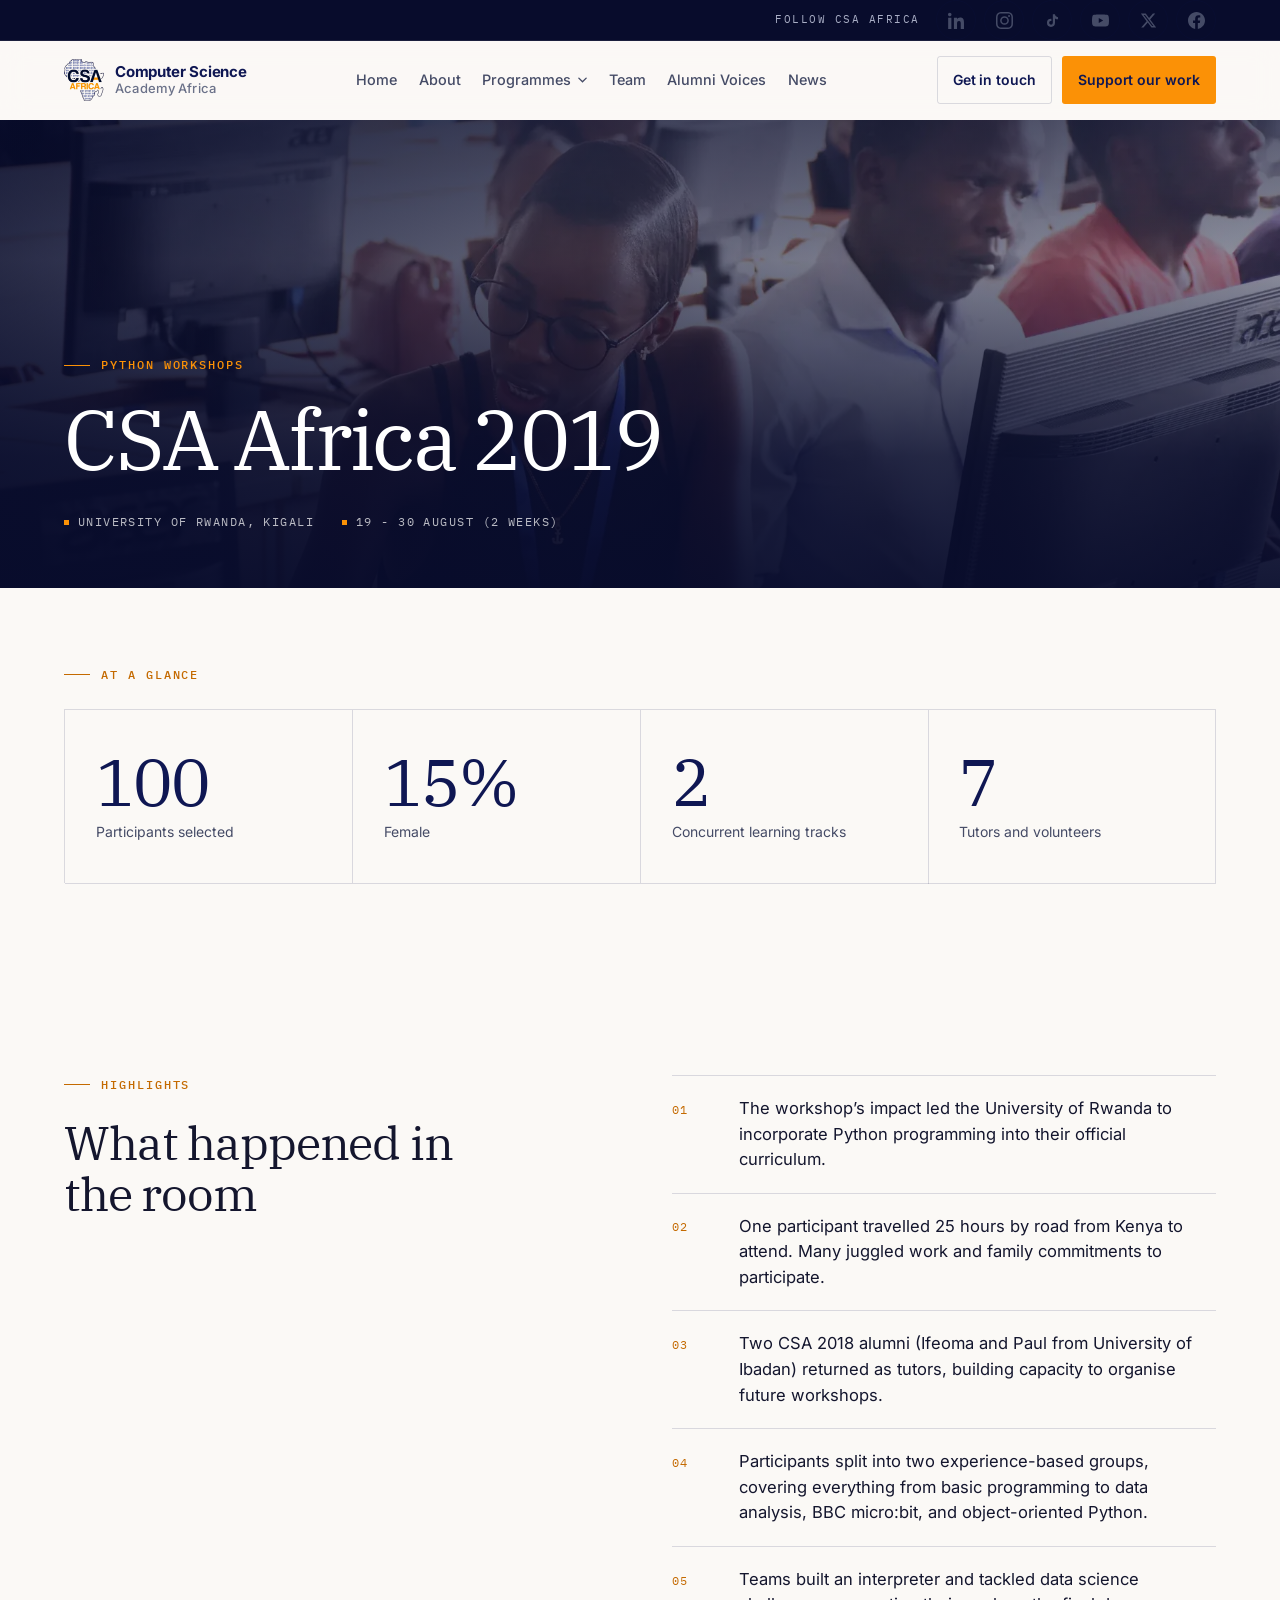
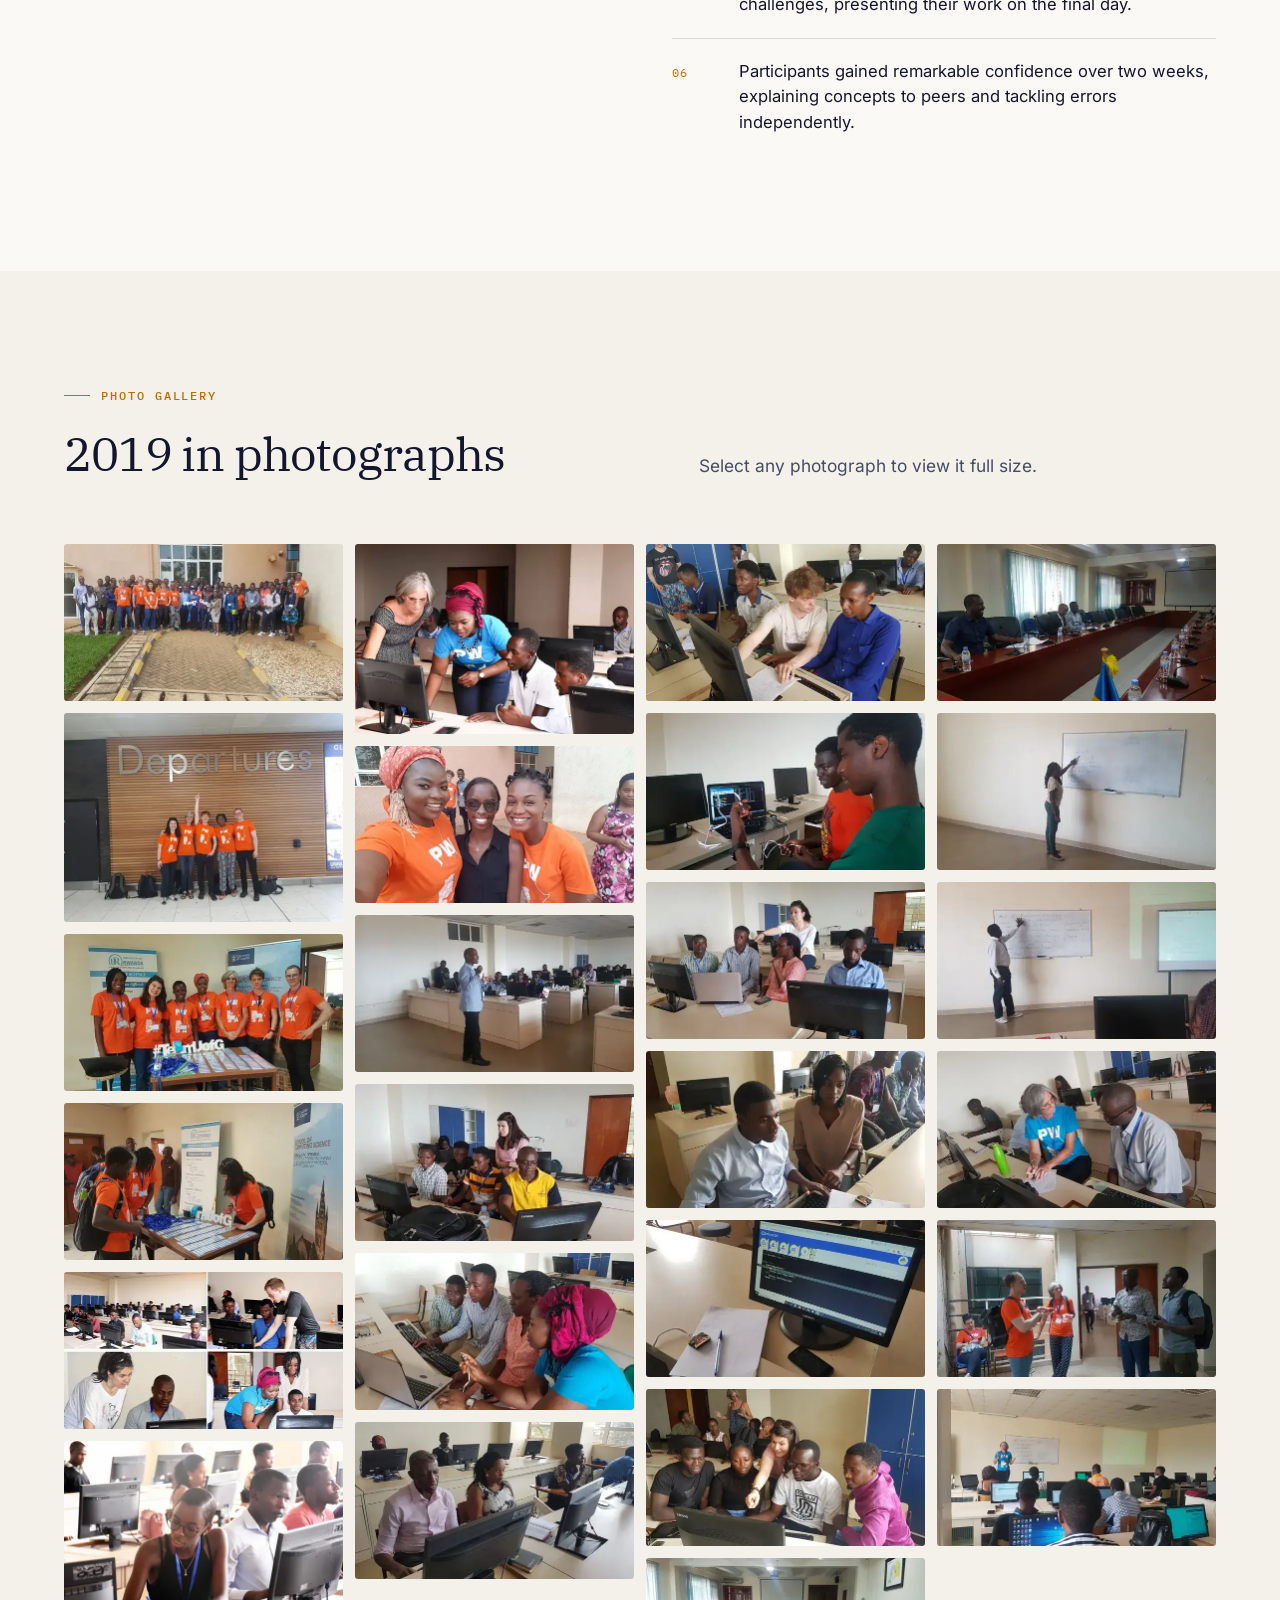
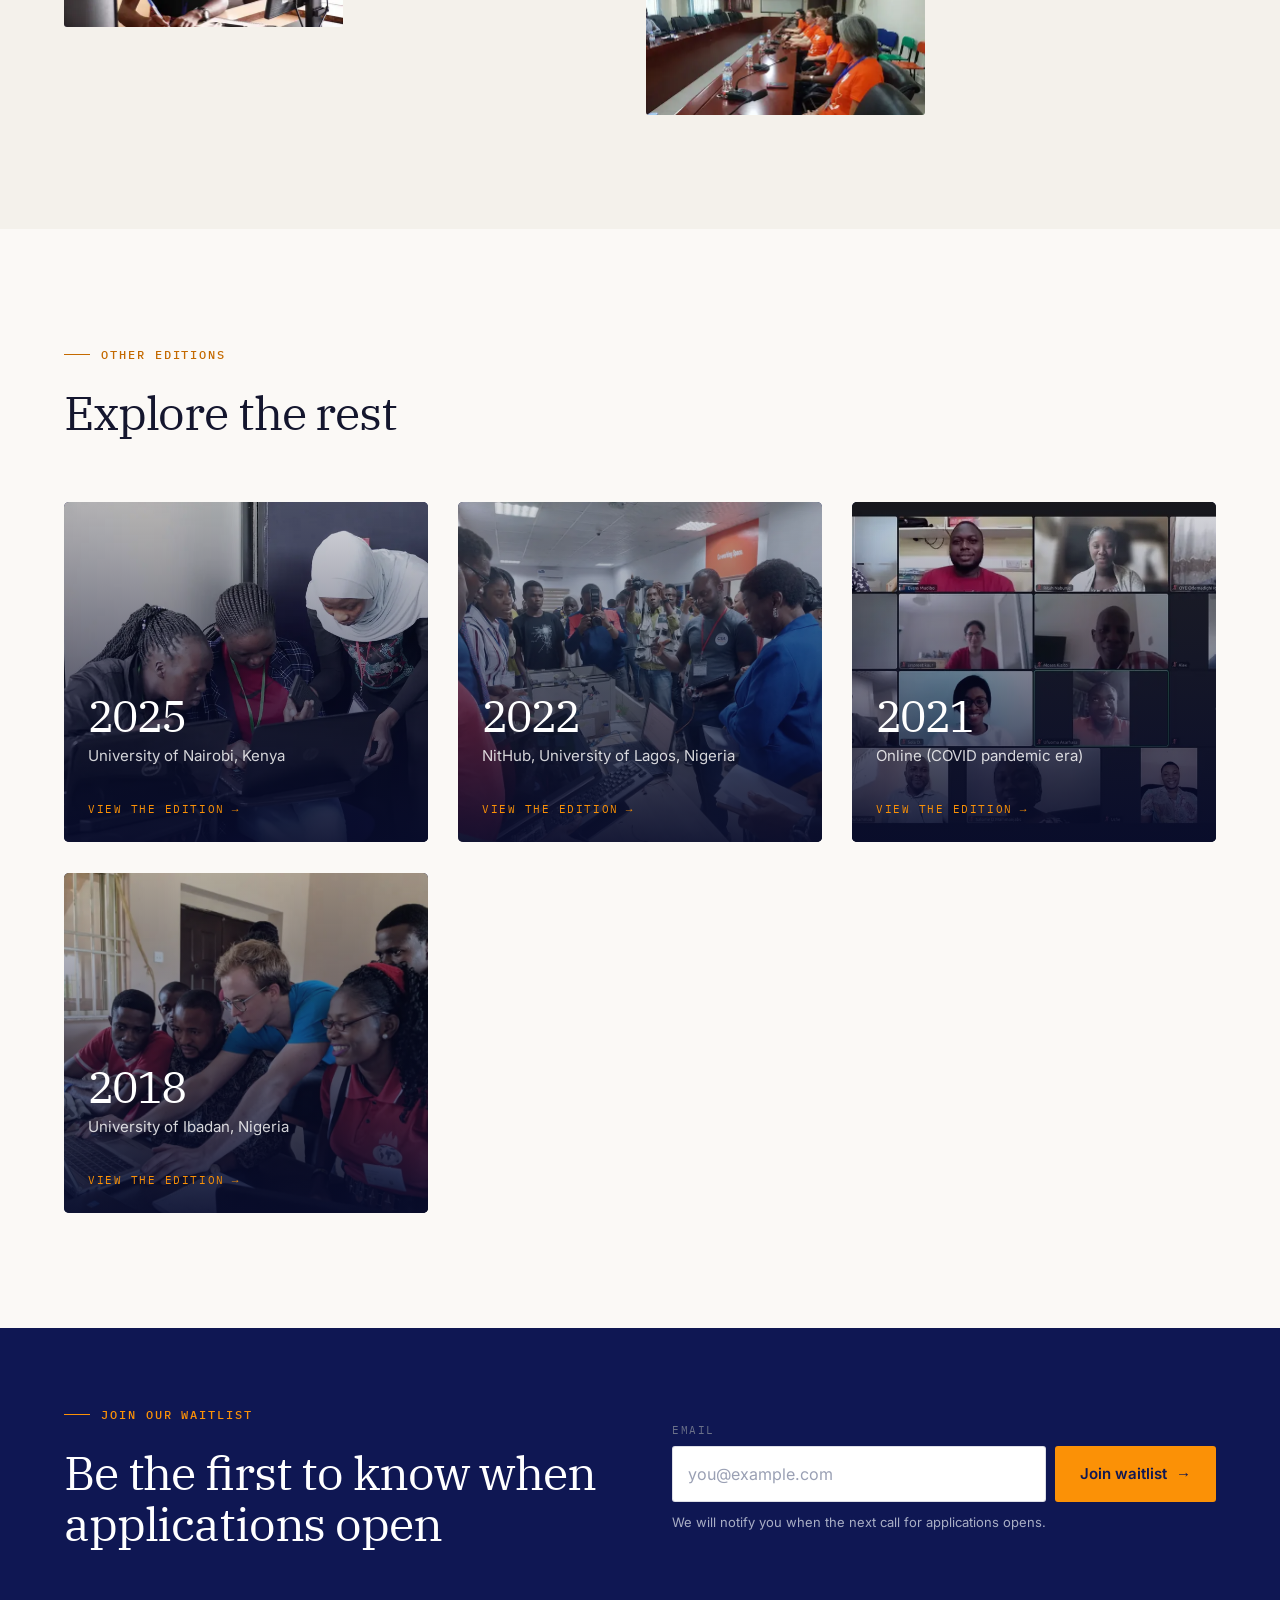
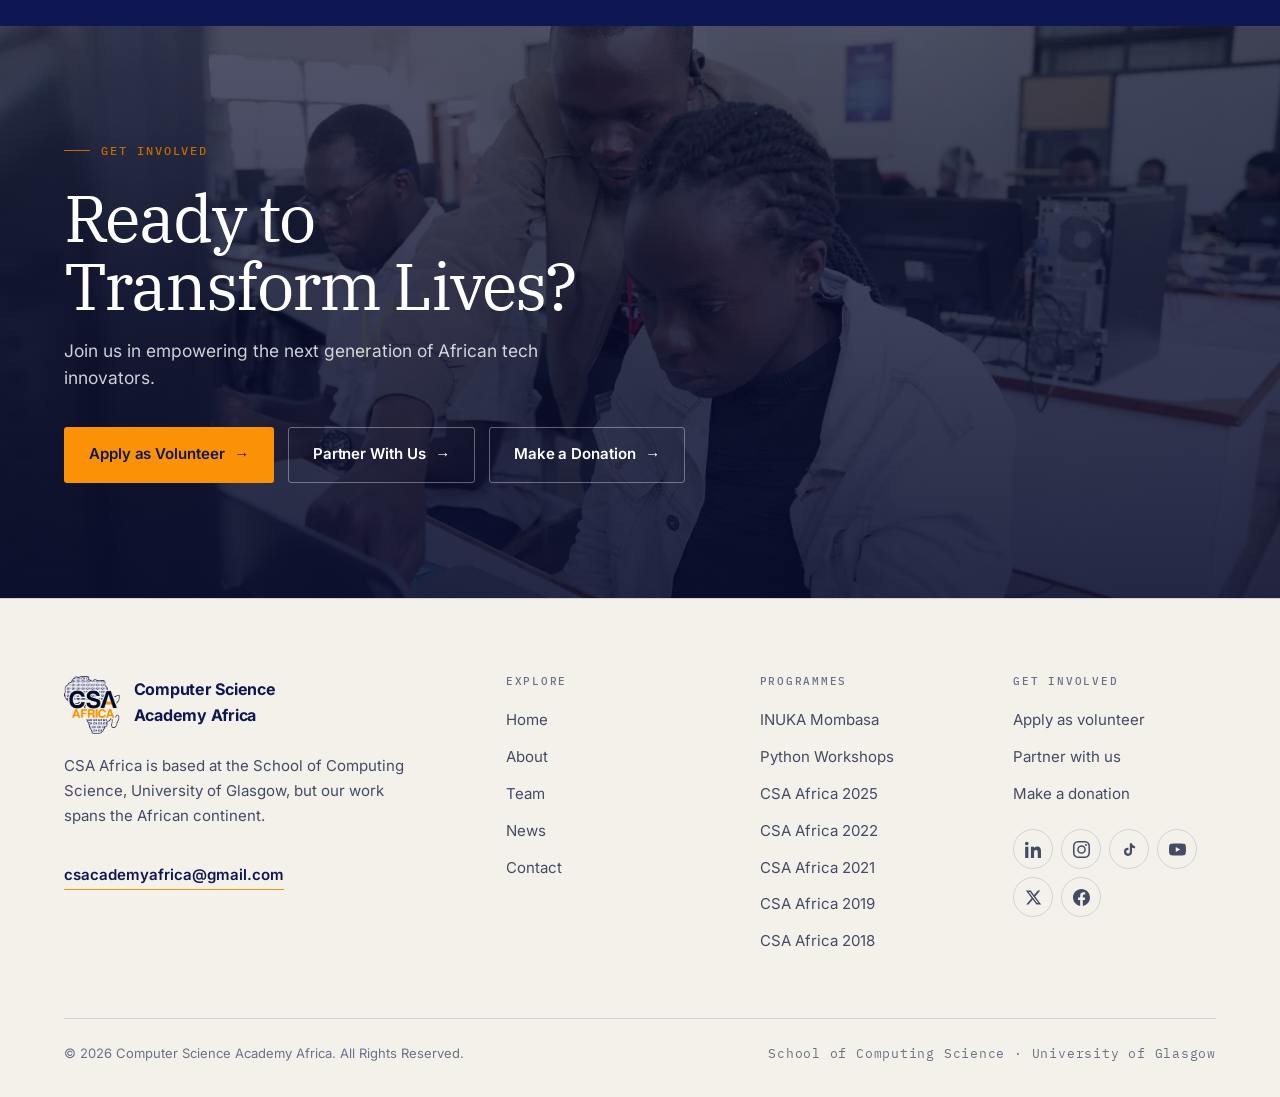
<file: csa-2019.html>
<!doctype html>
<html lang="en">
<head>
<meta charset="utf-8">
<meta name="viewport" content="width=device-width, initial-scale=1">
<title>CSA Africa 2019 — University of Rwanda, Kigali</title>
<meta name="description" content="CSA Africa 2019 took place at University of Rwanda, Kigali, 19 - 30 August (2 weeks). Participants, tracks, highlights and the full photo gallery.">
<link rel="canonical" href="https://www.csaafrica.org/csa-2019.html">
<meta name="theme-color" content="#0f1753">

<meta property="og:type" content="website">
<meta property="og:site_name" content="Computer Science Academy Africa">
<meta property="og:title" content="CSA Africa 2019 — University of Rwanda, Kigali">
<meta property="og:description" content="CSA Africa 2019 took place at University of Rwanda, Kigali, 19 - 30 August (2 weeks). Participants, tracks, highlights and the full photo gallery.">
<meta property="og:url" content="https://www.csaafrica.org/csa-2019.html">
<meta property="og:image" content="https://www.csaafrica.org/assets/img/story/kigali-2019.webp">
<meta name="twitter:card" content="summary_large_image">

<link rel="icon" href="favicon.ico" sizes="32x32">
<link rel="icon" href="assets/img/brand/icon-192.png" type="image/png" sizes="192x192">
<link rel="icon" href="assets/img/brand/icon-512.png" type="image/png" sizes="512x512">
<link rel="apple-touch-icon" href="assets/img/brand/apple-touch-icon.png">

<link rel="preload" href="assets/fonts/inter-latin.woff2" as="font" type="font/woff2" crossorigin>
<link rel="preload" href="assets/fonts/ibm-plex-serif-400-latin.woff2" as="font" type="font/woff2" crossorigin>
<link rel="stylesheet" href="assets/css/fonts.css">
<link rel="stylesheet" href="assets/css/main.css">
</head>
<body>
<a class="skip-link" href="#main">Skip to content</a>
<div class="topbar"><div class="shell--wide"><div class="topbar__in"><span class="topbar__tag">Follow CSA Africa</span><div class="socials socials--sm"><a href="https://www.linkedin.com/company/csaafrica/" target="_blank" rel="noopener" aria-label="Computer Science Academy Africa on LinkedIn"><svg viewBox="0 0 24 24" aria-hidden="true"><path d="M4.98 3.5C4.98 4.88 3.87 6 2.5 6S0 4.88 0 3.5 1.12 1 2.5 1 4.98 2.12 4.98 3.5zM.22 8.02h4.56V24H.22V8.02zM8.34 8.02h4.37v2.18h.06c.61-1.15 2.1-2.37 4.32-2.37 4.62 0 5.47 3.04 5.47 6.99V24h-4.56v-7.28c0-1.74-.03-3.98-2.43-3.98-2.43 0-2.8 1.9-2.8 3.86V24H8.34V8.02z"/></svg></a><a href="https://www.instagram.com/csacademyafrica/" target="_blank" rel="noopener" aria-label="Computer Science Academy Africa on Instagram"><svg viewBox="0 0 24 24" aria-hidden="true"><path d="M12 2.16c3.2 0 3.58.01 4.85.07 1.17.05 1.8.25 2.23.41.56.22.96.48 1.38.9.42.42.68.82.9 1.38.16.42.36 1.06.41 2.23.06 1.27.07 1.65.07 4.85s-.01 3.58-.07 4.85c-.05 1.17-.25 1.8-.41 2.23-.22.56-.48.96-.9 1.38-.42.42-.82.68-1.38.9-.42.16-1.06.36-2.23.41-1.27.06-1.65.07-4.85.07s-3.58-.01-4.85-.07c-1.17-.05-1.8-.25-2.23-.41-.56-.22-.96-.48-1.38-.9-.42-.42-.68-.82-.9-1.38-.16-.42-.36-1.06-.41-2.23C2.17 15.58 2.16 15.2 2.16 12s.01-3.58.07-4.85c.05-1.17.25-1.8.41-2.23.22-.56.48-.96.9-1.38.42-.42.82-.68 1.38-.9.42-.16 1.06-.36 2.23-.41C8.42 2.17 8.8 2.16 12 2.16zM12 0C8.74 0 8.33.01 7.05.07 5.78.13 4.9.33 4.14.63c-.79.3-1.46.72-2.12 1.38C1.35 2.68.94 3.35.63 4.14.33 4.9.13 5.78.07 7.05.01 8.33 0 8.74 0 12s.01 3.67.07 4.95c.06 1.27.26 2.15.56 2.91.3.79.72 1.46 1.38 2.12.66.66 1.33 1.07 2.12 1.38.76.3 1.64.5 2.91.56C8.33 23.99 8.74 24 12 24s3.67-.01 4.95-.07c1.27-.06 2.15-.26 2.91-.56.79-.3 1.46-.72 2.12-1.38.66-.66 1.07-1.33 1.38-2.12.3-.76.5-1.64.56-2.91.06-1.28.07-1.69.07-4.95s-.01-3.67-.07-4.95c-.06-1.27-.26-2.15-.56-2.91-.3-.79-.72-1.46-1.38-2.12C21.32 1.35 20.65.94 19.86.63 19.1.33 18.22.13 16.95.07 15.67.01 15.26 0 12 0zm0 5.84a6.16 6.16 0 100 12.32A6.16 6.16 0 0012 5.84zm0 10.16a4 4 0 110-8 4 4 0 010 8zm7.85-10.4a1.44 1.44 0 11-2.88 0 1.44 1.44 0 012.88 0z"/></svg></a><a href="https://www.tiktok.com/@csacademyafrica" target="_blank" rel="noopener" aria-label="Computer Science Academy Africa on TikTok"><svg viewBox="0 0 24 24" aria-hidden="true"><path d="M16.6 5.82A4.28 4.28 0 0115.54 3h-3.09v12.4a2.59 2.59 0 01-2.59 2.5 2.59 2.59 0 01-2.59-2.59 2.59 2.59 0 013.19-2.52V9.66a5.7 5.7 0 00-.6-.03A5.68 5.68 0 004.2 15.3 5.68 5.68 0 009.86 21a5.68 5.68 0 005.68-5.68V9.01a7.35 7.35 0 004.3 1.38V7.3a4.28 4.28 0 01-3.24-1.48z"/></svg></a><a href="https://www.youtube.com/channel/UCXm5CcHVNkjLK9IsHDnKdrA" target="_blank" rel="noopener" aria-label="Computer Science Academy Africa on YouTube"><svg viewBox="0 0 24 24" aria-hidden="true"><path d="M23.5 6.19a3.02 3.02 0 00-2.12-2.14C19.5 3.55 12 3.55 12 3.55s-7.5 0-9.38.5A3.02 3.02 0 00.5 6.19C0 8.08 0 12 0 12s0 3.92.5 5.81a3.02 3.02 0 002.12 2.14c1.88.5 9.38.5 9.38.5s7.5 0 9.38-.5a3.02 3.02 0 002.12-2.14C24 15.92 24 12 24 12s0-3.92-.5-5.81zM9.55 15.57V8.43L15.82 12l-6.27 3.57z"/></svg></a><a href="https://twitter.com/CSAcademyAfrica" target="_blank" rel="noopener" aria-label="Computer Science Academy Africa on X"><svg viewBox="0 0 24 24" aria-hidden="true"><path d="M18.24 2.25h3.31l-7.23 8.26 8.5 11.24h-6.66l-5.21-6.82-5.97 6.82H1.66l7.73-8.84L1.25 2.25h6.83l4.71 6.23 5.45-6.23zm-1.16 17.52h1.83L7.08 4.13H5.12l11.96 15.64z"/></svg></a><a href="https://www.facebook.com/CSAcademyAfrica/" target="_blank" rel="noopener" aria-label="Computer Science Academy Africa on Facebook"><svg viewBox="0 0 24 24" aria-hidden="true"><path d="M24 12.07C24 5.4 18.63 0 12 0S0 5.4 0 12.07C0 18.1 4.39 23.09 10.13 24v-8.44H7.08v-3.49h3.05V9.41c0-3.02 1.79-4.69 4.53-4.69 1.31 0 2.68.24 2.68.24v2.96h-1.51c-1.49 0-1.96.93-1.96 1.89v2.26h3.33l-.53 3.49h-2.8V24C19.61 23.09 24 18.1 24 12.07z"/></svg></a></div></div></div></div>
<header class="site-header">
<div class="shell--wide"><div class="site-header__in">
  <a class="brand" href="index.html" aria-label="Computer Science Academy Africa — home">
    <img src="assets/img/brand/logo.webp" width="40" height="42" alt="" fetchpriority="high">
    <span class="brand__txt">Computer Science<span>Academy Africa</span></span>
  </a>

  <nav class="nav" aria-label="Primary">
    <a href="index.html">Home</a>
    <a href="about.html">About</a>
    <div class="nav__group">
      <button class="nav__toggle" type="button" aria-expanded="false" aria-current="page">Programmes <svg width="11" height="11" viewBox="0 0 12 12" aria-hidden="true"><path d="M2 4.5L6 8.5l4-4" stroke="currentColor" stroke-width="1.5" fill="none" stroke-linecap="round"/></svg></button>
      <div class="nav__menu">
        <a href="inuka-mombasa.html">INUKA Mombasa <em>Sept 2026 &#183; Recap</em></a>
        <a href="workshops.html">Python Workshops <em>Annual</em></a>
        <a href="csa-2025.html">CSA 2025 <em>University of Nairobi</em></a><a href="csa-2022.html">CSA 2022 <em>NitHub</em></a><a href="csa-2021.html">CSA 2021 <em>Online (COVID pandemic era)</em></a><a href="csa-2019.html">CSA 2019 <em>University of Rwanda</em></a><a href="csa-2018.html">CSA 2018 <em>University of Ibadan</em></a>
      </div>
    </div>
    <a href="team.html">Team</a>
    <a href="index.html#testimonials">Alumni Voices</a>
    <a href="news.html">News</a>
  </nav>

  <div class="header-cta">
    <a class="btn btn--ghost" href="contact.html">Get in touch</a>
    <a class="btn btn--amber" href="https://givingtoglasgow.hubbub.net/p/csaafrica/" target="_blank" rel="noopener">Support our work</a>
    <button class="burger" type="button" aria-expanded="false" aria-controls="drawer" aria-label="Open menu">
      <span></span><span></span><span></span>
    </button>
  </div>
</div></div>
</header>

<div class="drawer" id="drawer" aria-hidden="true">
  <div class="shell">
    <nav class="drawer__nav" aria-label="Mobile">
      <a href="index.html">Home</a>
      <a href="about.html">About</a>
      <a href="inuka-mombasa.html">INUKA Mombasa</a>
      <details class="drawer__sub">
        <summary>Python Workshops <svg width="11" height="11" viewBox="0 0 12 12" aria-hidden="true"><path d="M2 4.5L6 8.5l4-4" stroke="currentColor" stroke-width="1.5" fill="none" stroke-linecap="round"/></svg></summary>
        <ul>
          <li><a href="workshops.html">Overview <em>How we work</em></a></li>
          <li><a href="csa-2025.html">CSA 2025 <em>University of Nairobi</em></a></li><li><a href="csa-2022.html">CSA 2022 <em>NitHub</em></a></li><li><a href="csa-2021.html">CSA 2021 <em>Online (COVID pandemic era)</em></a></li><li><a href="csa-2019.html">CSA 2019 <em>University of Rwanda</em></a></li><li><a href="csa-2018.html">CSA 2018 <em>University of Ibadan</em></a></li>
        </ul>
      </details>
      <a href="team.html">Team</a>
      <a href="index.html#testimonials">Alumni Voices</a>
      <a href="news.html">News</a>
    </nav>
    <div class="drawer__foot">
      <a class="btn btn--amber" href="https://givingtoglasgow.hubbub.net/p/csaafrica/" target="_blank" rel="noopener">Support our work</a>
      <a class="btn btn--ghost" href="contact.html">Get in touch</a>
    </div>
    <p class="drawer__meta">Get in touch: <a href="mailto:csacademyafrica@gmail.com">csacademyafrica@gmail.com</a></p>
  </div>
</div>
<main id="main">

<section class="phero">
  <div class="phero__media"><img src="assets/img/story/kigali-2019.webp" srcset="assets/img/story/kigali-2019@sm.webp 1000w, assets/img/story/kigali-2019.webp 1800w" sizes="100vw" width="1800" height="1201" alt="CSA Africa 2019, University of Rwanda, Kigali" loading="eager" fetchpriority="high" decoding="async"></div>
  <div class="phero__scrim"></div>
  <div class="shell--wide">
    <p class="eyebrow"><a href="workshops.html" style="color:inherit">Python Workshops</a></p>
    <h1 class="display" style="font-size:clamp(2.6rem,6.6vw,5.6rem)">CSA Africa 2019</h1>
    <div class="phero__meta"><span>University of Rwanda, Kigali</span><span>19 - 30 August (2 weeks)</span></div>
  </div>
</section>

<section class="section--tight section">
  <div class="shell--wide">
    <p class="eyebrow" data-reveal>At a glance</p>
    <div class="stats-grid stats-grid--light" data-reveal-group style="margin-top:1.5rem"><div class="stat" data-reveal><b>100</b><span>Participants selected</span></div><div class="stat" data-reveal><b>15%</b><span>Female</span></div><div class="stat" data-reveal><b>2</b><span>Concurrent learning tracks</span></div><div class="stat" data-reveal><b>7</b><span>Tutors and volunteers</span></div></div>
  </div>
</section>


<section class="section">
  <div class="shell--wide">
    <div class="split split--top">
      <div data-reveal>
        <p class="eyebrow">Highlights</p>
        <h2 class="h2" style="max-width:14ch">What happened in the room</h2>
      </div>
      <ul class="hl-list" data-reveal><li>The workshop’s impact led the University of Rwanda to incorporate Python programming into their official curriculum.</li><li>One participant travelled 25 hours by road from Kenya to attend. Many juggled work and family commitments to participate.</li><li>Two CSA 2018 alumni (Ifeoma and Paul from University of Ibadan) returned as tutors, building capacity to organise future workshops.</li><li>Participants split into two experience-based groups, covering everything from basic programming to data analysis, BBC micro:bit, and object-oriented Python.</li><li>Teams built an interpreter and tackled data science challenges, presenting their work on the final day.</li><li>Participants gained remarkable confidence over two weeks, explaining concepts to peers and tackling errors independently.</li></ul>
    </div>
  </div>
</section>


<section class="section band-stone">
  <div class="shell--wide">
    <div class="sec-head sec-head--split">
      <div data-reveal><p class="eyebrow">Photo gallery</p>
        <h2 class="h2">2019 in photographs</h2></div>
      <p class="lead" data-reveal>Select any photograph to view it full size.</p>
    </div>
    <div data-reveal><div class="gallery" data-gallery><button type="button" data-full="assets/img/gallery/csa2019-01.webp" aria-label="Open photo 1 of 25"><img src="assets/img/gallery/thumb/csa2019-01.webp" width="560" height="315" loading="lazy" decoding="async" alt="CSA Africa 2019, photograph 1"></button><button type="button" data-full="assets/img/gallery/csa2019-02.webp" aria-label="Open photo 2 of 25"><img src="assets/img/gallery/thumb/csa2019-02.webp" width="560" height="420" loading="lazy" decoding="async" alt="CSA Africa 2019, photograph 2"></button><button type="button" data-full="assets/img/gallery/csa2019-03.webp" aria-label="Open photo 3 of 25"><img src="assets/img/gallery/thumb/csa2019-03.webp" width="560" height="315" loading="lazy" decoding="async" alt="CSA Africa 2019, photograph 3"></button><button type="button" data-full="assets/img/gallery/csa2019-04.webp" aria-label="Open photo 4 of 25"><img src="assets/img/gallery/thumb/csa2019-04.webp" width="560" height="315" loading="lazy" decoding="async" alt="CSA Africa 2019, photograph 4"></button><button type="button" data-full="assets/img/gallery/csa2019-05.webp" aria-label="Open photo 5 of 25"><img src="assets/img/gallery/thumb/csa2019-05.webp" width="560" height="314" loading="lazy" decoding="async" alt="CSA Africa 2019, photograph 5"></button><button type="button" data-full="assets/img/gallery/csa2019-06.webp" aria-label="Open photo 6 of 25"><img src="assets/img/gallery/thumb/csa2019-06.webp" width="560" height="374" loading="lazy" decoding="async" alt="CSA Africa 2019, photograph 6"></button><button type="button" data-full="assets/img/gallery/csa2019-07.webp" aria-label="Open photo 7 of 25"><img src="assets/img/gallery/thumb/csa2019-07.webp" width="560" height="381" loading="lazy" decoding="async" alt="CSA Africa 2019, photograph 7"></button><button type="button" data-full="assets/img/gallery/csa2019-08.webp" aria-label="Open photo 8 of 25"><img src="assets/img/gallery/thumb/csa2019-08.webp" width="560" height="315" loading="lazy" decoding="async" alt="CSA Africa 2019, photograph 8"></button><button type="button" data-full="assets/img/gallery/csa2019-09.webp" aria-label="Open photo 9 of 25"><img src="assets/img/gallery/thumb/csa2019-09.webp" width="560" height="315" loading="lazy" decoding="async" alt="CSA Africa 2019, photograph 9"></button><button type="button" data-full="assets/img/gallery/csa2019-10.webp" aria-label="Open photo 10 of 25"><img src="assets/img/gallery/thumb/csa2019-10.webp" width="560" height="315" loading="lazy" decoding="async" alt="CSA Africa 2019, photograph 10"></button><button type="button" data-full="assets/img/gallery/csa2019-11.webp" aria-label="Open photo 11 of 25"><img src="assets/img/gallery/thumb/csa2019-11.webp" width="560" height="315" loading="lazy" decoding="async" alt="CSA Africa 2019, photograph 11"></button><button type="button" data-full="assets/img/gallery/csa2019-12.webp" aria-label="Open photo 12 of 25"><img src="assets/img/gallery/thumb/csa2019-12.webp" width="560" height="315" loading="lazy" decoding="async" alt="CSA Africa 2019, photograph 12"></button><button type="button" data-full="assets/img/gallery/csa2019-13.webp" aria-label="Open photo 13 of 25"><img src="assets/img/gallery/thumb/csa2019-13.webp" width="560" height="315" loading="lazy" decoding="async" alt="CSA Africa 2019, photograph 13"></button><button type="button" data-full="assets/img/gallery/csa2019-14.webp" aria-label="Open photo 14 of 25"><img src="assets/img/gallery/thumb/csa2019-14.webp" width="560" height="315" loading="lazy" decoding="async" alt="CSA Africa 2019, photograph 14"></button><button type="button" data-full="assets/img/gallery/csa2019-15.webp" aria-label="Open photo 15 of 25"><img src="assets/img/gallery/thumb/csa2019-15.webp" width="560" height="315" loading="lazy" decoding="async" alt="CSA Africa 2019, photograph 15"></button><button type="button" data-full="assets/img/gallery/csa2019-16.webp" aria-label="Open photo 16 of 25"><img src="assets/img/gallery/thumb/csa2019-16.webp" width="560" height="315" loading="lazy" decoding="async" alt="CSA Africa 2019, photograph 16"></button><button type="button" data-full="assets/img/gallery/csa2019-17.webp" aria-label="Open photo 17 of 25"><img src="assets/img/gallery/thumb/csa2019-17.webp" width="560" height="315" loading="lazy" decoding="async" alt="CSA Africa 2019, photograph 17"></button><button type="button" data-full="assets/img/gallery/csa2019-18.webp" aria-label="Open photo 18 of 25"><img src="assets/img/gallery/thumb/csa2019-18.webp" width="560" height="315" loading="lazy" decoding="async" alt="CSA Africa 2019, photograph 18"></button><button type="button" data-full="assets/img/gallery/csa2019-19.webp" aria-label="Open photo 19 of 25"><img src="assets/img/gallery/thumb/csa2019-19.webp" width="560" height="315" loading="lazy" decoding="async" alt="CSA Africa 2019, photograph 19"></button><button type="button" data-full="assets/img/gallery/csa2019-20.webp" aria-label="Open photo 20 of 25"><img src="assets/img/gallery/thumb/csa2019-20.webp" width="560" height="315" loading="lazy" decoding="async" alt="CSA Africa 2019, photograph 20"></button><button type="button" data-full="assets/img/gallery/csa2019-21.webp" aria-label="Open photo 21 of 25"><img src="assets/img/gallery/thumb/csa2019-21.webp" width="560" height="315" loading="lazy" decoding="async" alt="CSA Africa 2019, photograph 21"></button><button type="button" data-full="assets/img/gallery/csa2019-22.webp" aria-label="Open photo 22 of 25"><img src="assets/img/gallery/thumb/csa2019-22.webp" width="560" height="315" loading="lazy" decoding="async" alt="CSA Africa 2019, photograph 22"></button><button type="button" data-full="assets/img/gallery/csa2019-23.webp" aria-label="Open photo 23 of 25"><img src="assets/img/gallery/thumb/csa2019-23.webp" width="560" height="315" loading="lazy" decoding="async" alt="CSA Africa 2019, photograph 23"></button><button type="button" data-full="assets/img/gallery/csa2019-24.webp" aria-label="Open photo 24 of 25"><img src="assets/img/gallery/thumb/csa2019-24.webp" width="560" height="315" loading="lazy" decoding="async" alt="CSA Africa 2019, photograph 24"></button><button type="button" data-full="assets/img/gallery/csa2019-25.webp" aria-label="Open photo 25 of 25"><img src="assets/img/gallery/thumb/csa2019-25.webp" width="560" height="315" loading="lazy" decoding="async" alt="CSA Africa 2019, photograph 25"></button></div></div>
  </div>
</section>

<section class="section">
  <div class="shell--wide">
    <div class="sec-head sec-head--split">
      <div data-reveal><p class="eyebrow">Other editions</p>
        <h2 class="h2">Explore the rest</h2></div>
    </div>
    <div class="card-grid card-grid--editions" data-reveal-group><a class="edition" href="csa-2025.html" data-reveal><span class="edition__img"><img src="assets/img/story/peer-learning.webp" srcset="assets/img/story/peer-learning@sm.webp 1000w, assets/img/story/peer-learning.webp 1800w" sizes="(min-width: 900px) 50vw, 100vw" width="1800" height="1200" alt="CSA Africa 2025" loading="lazy" decoding="async"></span><div class="edition__year">2025</div><p class="edition__place">University of Nairobi, Kenya</p><span class="edition__more">View the edition <span class="arw" aria-hidden="true">&#8594;</span></span></a><a class="edition" href="csa-2022.html" data-reveal><span class="edition__img"><img src="assets/img/story/lagos-2022.webp" srcset="assets/img/story/lagos-2022@sm.webp 1000w, assets/img/story/lagos-2022.webp 1800w" sizes="(min-width: 900px) 50vw, 100vw" width="1800" height="1350" alt="CSA Africa 2022" loading="lazy" decoding="async"></span><div class="edition__year">2022</div><p class="edition__place">NitHub, University of Lagos, Nigeria</p><span class="edition__more">View the edition <span class="arw" aria-hidden="true">&#8594;</span></span></a><a class="edition" href="csa-2021.html" data-reveal><span class="edition__img"><img src="assets/img/story/online-2021.webp" srcset="assets/img/story/online-2021@sm.webp 1000w, assets/img/story/online-2021.webp 1600w" sizes="(min-width: 900px) 50vw, 100vw" width="1600" height="900" alt="CSA Africa 2021" loading="lazy" decoding="async"></span><div class="edition__year">2021</div><p class="edition__place">Online (COVID pandemic era)</p><span class="edition__more">View the edition <span class="arw" aria-hidden="true">&#8594;</span></span></a><a class="edition" href="csa-2018.html" data-reveal><span class="edition__img"><img src="assets/img/story/ibadan-2018.webp" srcset="assets/img/story/ibadan-2018@sm.webp 1000w, assets/img/story/ibadan-2018.webp 1600w" sizes="(min-width: 900px) 50vw, 100vw" width="1600" height="1200" alt="CSA Africa 2018" loading="lazy" decoding="async"></span><div class="edition__year">2018</div><p class="edition__place">University of Ibadan, Nigeria</p><span class="edition__more">View the edition <span class="arw" aria-hidden="true">&#8594;</span></span></a></div>
  </div>
</section>

<section class="section--tight section band-dark">
  <div class="shell--wide">
    <div class="split" style="align-items:center">
      <div data-reveal>
        <p class="eyebrow">Join our waitlist</p>
        <h2 class="h2">Be the first to know when applications open</h2>
      </div>
      <div data-reveal>
        <form class="inline-form" data-mailto="csacademyafrica@gmail.com" data-subject="Waitlist: CSA Africa Python Workshop">
          <div class="field" style="flex:1 1 240px">
            <label for="wl-email">Email</label>
            <input id="wl-email" name="email" data-label="Email" type="email" required
                   placeholder="you@example.com" autocomplete="email">
          </div>
          <button class="btn btn--amber" type="submit" style="align-self:end">Join waitlist <span class="arw" aria-hidden="true">&#8594;</span></button>
          <p class="form__note" data-form-status style="flex:1 1 100%;color:var(--on-dark-2)">
            We will notify you when the next call for applications opens.</p>
        </form>
      </div>
    </div>
  </div>
</section>

<section class="cta-band">
  <div class="cta-band__media"><img src="assets/img/story/teamwork.webp" srcset="assets/img/story/teamwork@sm.webp 1000w, assets/img/story/teamwork.webp 1800w" sizes="100vw" width="1800" height="1200" alt="CSA Africa participants working together during a workshop" loading="lazy" decoding="async"></div>
  <div class="shell">
    <p class="eyebrow" data-reveal>Get involved</p>
    <h2 class="h1" data-reveal>Ready to Transform Lives?</h2>
    <p class="lead" data-reveal>Join us in empowering the next generation of African tech innovators.</p>
    <div class="btn-row" data-reveal>
      <a class="btn btn--amber" href="https://forms.office.com/pages/responsepage.aspx?id=KVxybjp2UE-B8i4lTwEzyNYh8sd1qzlKhtxB8q6RSWpUQTZDT05MRVFEWDI0SjYwQURaWVFXRFpDVi4u&route=shorturl" target="_blank" rel="noopener">Apply as Volunteer <span class="arw" aria-hidden="true">&#8594;</span></a>
      <a class="btn btn--on-dark" href="contact.html">Partner With Us <span class="arw" aria-hidden="true">&#8594;</span></a>
      <a class="btn btn--on-dark" href="https://givingtoglasgow.hubbub.net/p/csaafrica/" target="_blank" rel="noopener">Make a Donation <span class="arw" aria-hidden="true">&#8594;</span></a>
    </div>
  </div>
</section>

</main>
<footer class="site-footer">
<div class="shell--wide">
  <div class="footer-grid">
    <div>
      <div class="footer-brand">
        <img src="assets/img/brand/logo.webp" width="56" height="59" alt="CSA Africa logo" loading="lazy">
        <div><strong>Computer Science<br>Academy Africa</strong></div>
      </div>
      <p class="footer-about">CSA Africa is based at the School of Computing Science, University of Glasgow, but our work spans the African continent.</p>
      <a class="footer-mail" href="mailto:csacademyafrica@gmail.com">csacademyafrica@gmail.com</a>
    </div>

    <div class="footer-col">
      <h4>Explore</h4>
      <ul>
        <li><a href="index.html">Home</a></li>
        <li><a href="about.html">About</a></li>
        <li><a href="team.html">Team</a></li>
        <li><a href="news.html">News</a></li>
        <li><a href="contact.html">Contact</a></li>
      </ul>
    </div>

    <div class="footer-col">
      <h4>Programmes</h4>
      <ul>
        <li><a href="inuka-mombasa.html">INUKA Mombasa</a></li>
        <li><a href="workshops.html">Python Workshops</a></li>
        <li><a href="csa-2025.html">CSA Africa 2025</a></li><li><a href="csa-2022.html">CSA Africa 2022</a></li><li><a href="csa-2021.html">CSA Africa 2021</a></li><li><a href="csa-2019.html">CSA Africa 2019</a></li><li><a href="csa-2018.html">CSA Africa 2018</a></li>
      </ul>
    </div>

    <div class="footer-col">
      <h4>Get involved</h4>
      <ul>
        <li><a href="https://forms.office.com/pages/responsepage.aspx?id=KVxybjp2UE-B8i4lTwEzyNYh8sd1qzlKhtxB8q6RSWpUQTZDT05MRVFEWDI0SjYwQURaWVFXRFpDVi4u&route=shorturl" target="_blank" rel="noopener">Apply as volunteer</a></li>
        <li><a href="contact.html">Partner with us</a></li>
        <li><a href="https://givingtoglasgow.hubbub.net/p/csaafrica/" target="_blank" rel="noopener">Make a donation</a></li>
      </ul>
      <div class="socials" style="margin-top:1.4rem"><a href="https://www.linkedin.com/company/csaafrica/" target="_blank" rel="noopener" aria-label="Computer Science Academy Africa on LinkedIn"><svg viewBox="0 0 24 24" aria-hidden="true"><path d="M4.98 3.5C4.98 4.88 3.87 6 2.5 6S0 4.88 0 3.5 1.12 1 2.5 1 4.98 2.12 4.98 3.5zM.22 8.02h4.56V24H.22V8.02zM8.34 8.02h4.37v2.18h.06c.61-1.15 2.1-2.37 4.32-2.37 4.62 0 5.47 3.04 5.47 6.99V24h-4.56v-7.28c0-1.74-.03-3.98-2.43-3.98-2.43 0-2.8 1.9-2.8 3.86V24H8.34V8.02z"/></svg></a><a href="https://www.instagram.com/csacademyafrica/" target="_blank" rel="noopener" aria-label="Computer Science Academy Africa on Instagram"><svg viewBox="0 0 24 24" aria-hidden="true"><path d="M12 2.16c3.2 0 3.58.01 4.85.07 1.17.05 1.8.25 2.23.41.56.22.96.48 1.38.9.42.42.68.82.9 1.38.16.42.36 1.06.41 2.23.06 1.27.07 1.65.07 4.85s-.01 3.58-.07 4.85c-.05 1.17-.25 1.8-.41 2.23-.22.56-.48.96-.9 1.38-.42.42-.82.68-1.38.9-.42.16-1.06.36-2.23.41-1.27.06-1.65.07-4.85.07s-3.58-.01-4.85-.07c-1.17-.05-1.8-.25-2.23-.41-.56-.22-.96-.48-1.38-.9-.42-.42-.68-.82-.9-1.38-.16-.42-.36-1.06-.41-2.23C2.17 15.58 2.16 15.2 2.16 12s.01-3.58.07-4.85c.05-1.17.25-1.8.41-2.23.22-.56.48-.96.9-1.38.42-.42.82-.68 1.38-.9.42-.16 1.06-.36 2.23-.41C8.42 2.17 8.8 2.16 12 2.16zM12 0C8.74 0 8.33.01 7.05.07 5.78.13 4.9.33 4.14.63c-.79.3-1.46.72-2.12 1.38C1.35 2.68.94 3.35.63 4.14.33 4.9.13 5.78.07 7.05.01 8.33 0 8.74 0 12s.01 3.67.07 4.95c.06 1.27.26 2.15.56 2.91.3.79.72 1.46 1.38 2.12.66.66 1.33 1.07 2.12 1.38.76.3 1.64.5 2.91.56C8.33 23.99 8.74 24 12 24s3.67-.01 4.95-.07c1.27-.06 2.15-.26 2.91-.56.79-.3 1.46-.72 2.12-1.38.66-.66 1.07-1.33 1.38-2.12.3-.76.5-1.64.56-2.91.06-1.28.07-1.69.07-4.95s-.01-3.67-.07-4.95c-.06-1.27-.26-2.15-.56-2.91-.3-.79-.72-1.46-1.38-2.12C21.32 1.35 20.65.94 19.86.63 19.1.33 18.22.13 16.95.07 15.67.01 15.26 0 12 0zm0 5.84a6.16 6.16 0 100 12.32A6.16 6.16 0 0012 5.84zm0 10.16a4 4 0 110-8 4 4 0 010 8zm7.85-10.4a1.44 1.44 0 11-2.88 0 1.44 1.44 0 012.88 0z"/></svg></a><a href="https://www.tiktok.com/@csacademyafrica" target="_blank" rel="noopener" aria-label="Computer Science Academy Africa on TikTok"><svg viewBox="0 0 24 24" aria-hidden="true"><path d="M16.6 5.82A4.28 4.28 0 0115.54 3h-3.09v12.4a2.59 2.59 0 01-2.59 2.5 2.59 2.59 0 01-2.59-2.59 2.59 2.59 0 013.19-2.52V9.66a5.7 5.7 0 00-.6-.03A5.68 5.68 0 004.2 15.3 5.68 5.68 0 009.86 21a5.68 5.68 0 005.68-5.68V9.01a7.35 7.35 0 004.3 1.38V7.3a4.28 4.28 0 01-3.24-1.48z"/></svg></a><a href="https://www.youtube.com/channel/UCXm5CcHVNkjLK9IsHDnKdrA" target="_blank" rel="noopener" aria-label="Computer Science Academy Africa on YouTube"><svg viewBox="0 0 24 24" aria-hidden="true"><path d="M23.5 6.19a3.02 3.02 0 00-2.12-2.14C19.5 3.55 12 3.55 12 3.55s-7.5 0-9.38.5A3.02 3.02 0 00.5 6.19C0 8.08 0 12 0 12s0 3.92.5 5.81a3.02 3.02 0 002.12 2.14c1.88.5 9.38.5 9.38.5s7.5 0 9.38-.5a3.02 3.02 0 002.12-2.14C24 15.92 24 12 24 12s0-3.92-.5-5.81zM9.55 15.57V8.43L15.82 12l-6.27 3.57z"/></svg></a><a href="https://twitter.com/CSAcademyAfrica" target="_blank" rel="noopener" aria-label="Computer Science Academy Africa on X"><svg viewBox="0 0 24 24" aria-hidden="true"><path d="M18.24 2.25h3.31l-7.23 8.26 8.5 11.24h-6.66l-5.21-6.82-5.97 6.82H1.66l7.73-8.84L1.25 2.25h6.83l4.71 6.23 5.45-6.23zm-1.16 17.52h1.83L7.08 4.13H5.12l11.96 15.64z"/></svg></a><a href="https://www.facebook.com/CSAcademyAfrica/" target="_blank" rel="noopener" aria-label="Computer Science Academy Africa on Facebook"><svg viewBox="0 0 24 24" aria-hidden="true"><path d="M24 12.07C24 5.4 18.63 0 12 0S0 5.4 0 12.07C0 18.1 4.39 23.09 10.13 24v-8.44H7.08v-3.49h3.05V9.41c0-3.02 1.79-4.69 4.53-4.69 1.31 0 2.68.24 2.68.24v2.96h-1.51c-1.49 0-1.96.93-1.96 1.89v2.26h3.33l-.53 3.49h-2.8V24C19.61 23.09 24 18.1 24 12.07z"/></svg></a></div>
    </div>
  </div>

  <div class="footer-base">
    <span>&#169; <span data-year>2026</span> Computer Science Academy Africa. All Rights Reserved.</span>
    <span class="mono">School of Computing Science &#183; University of Glasgow</span>
  </div>
</div>
</footer>
<script src="assets/js/main.js" defer></script>
</body>
</html>
</file>
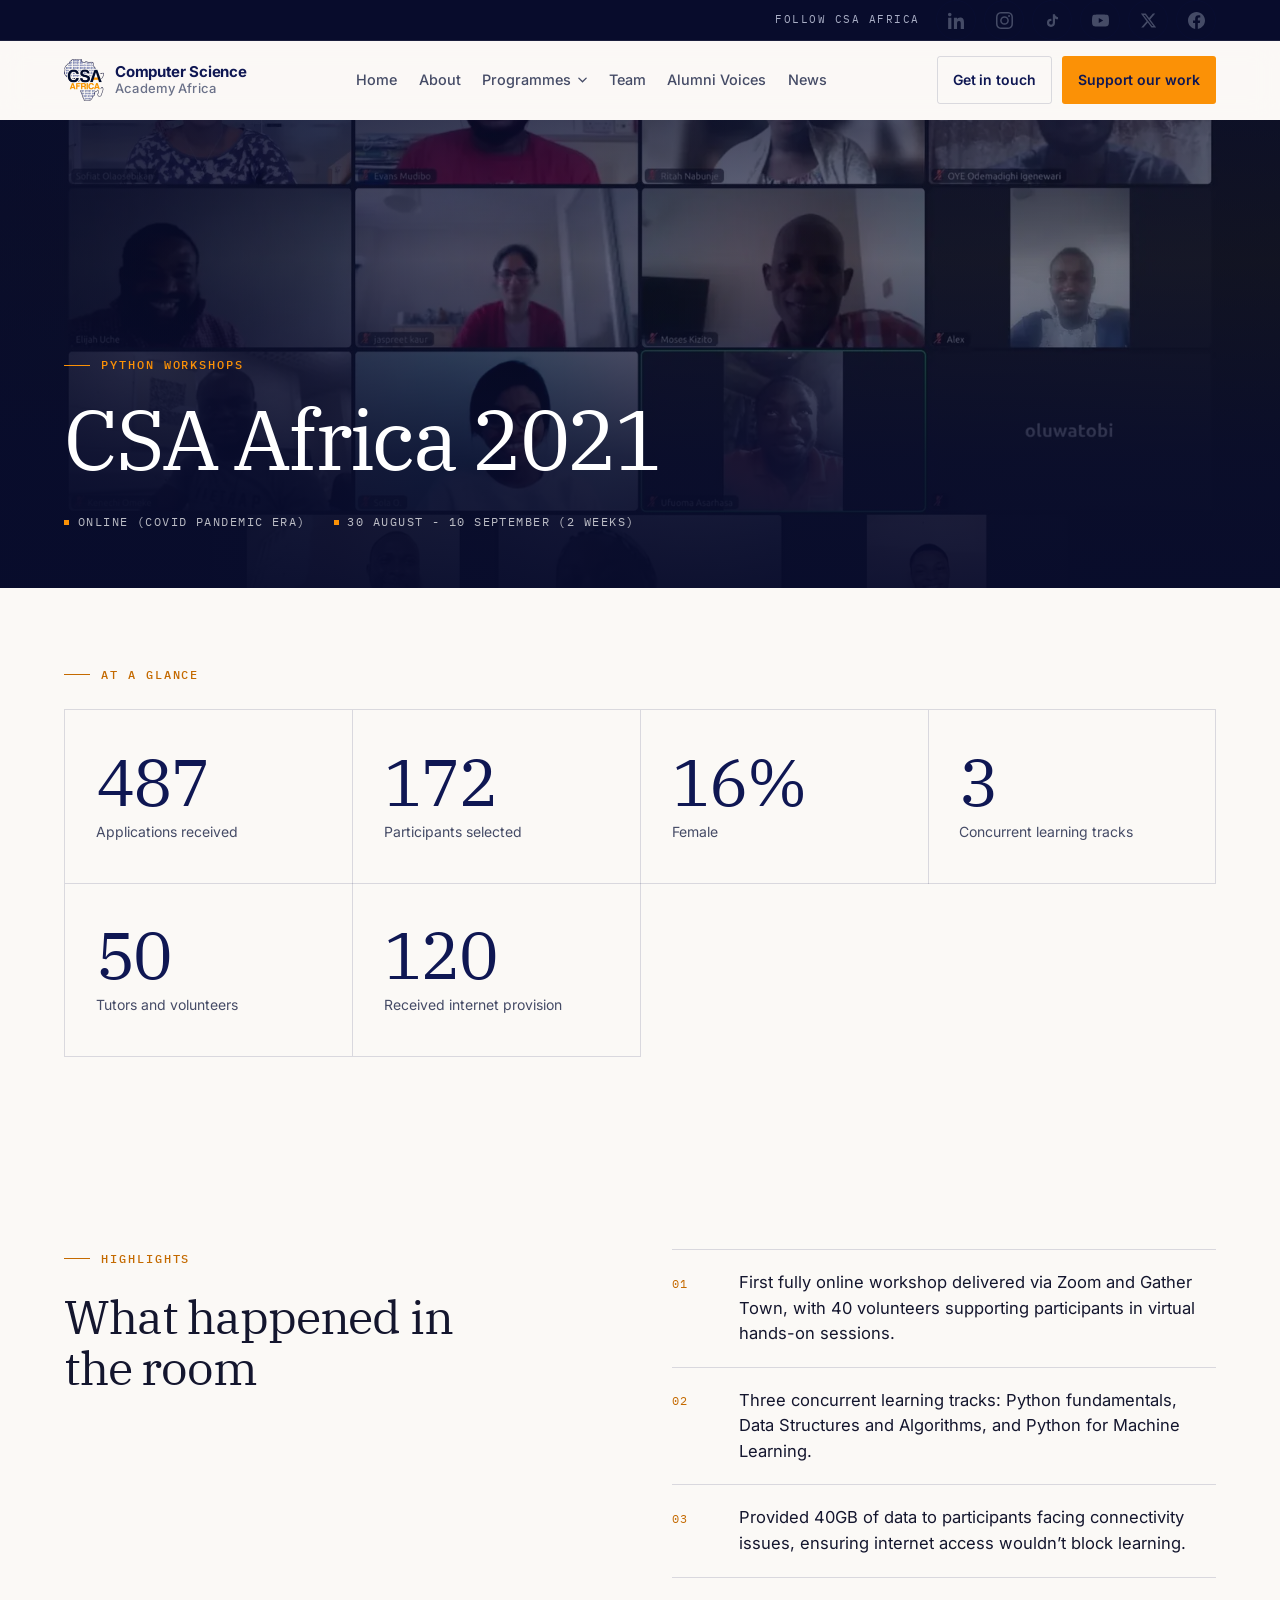
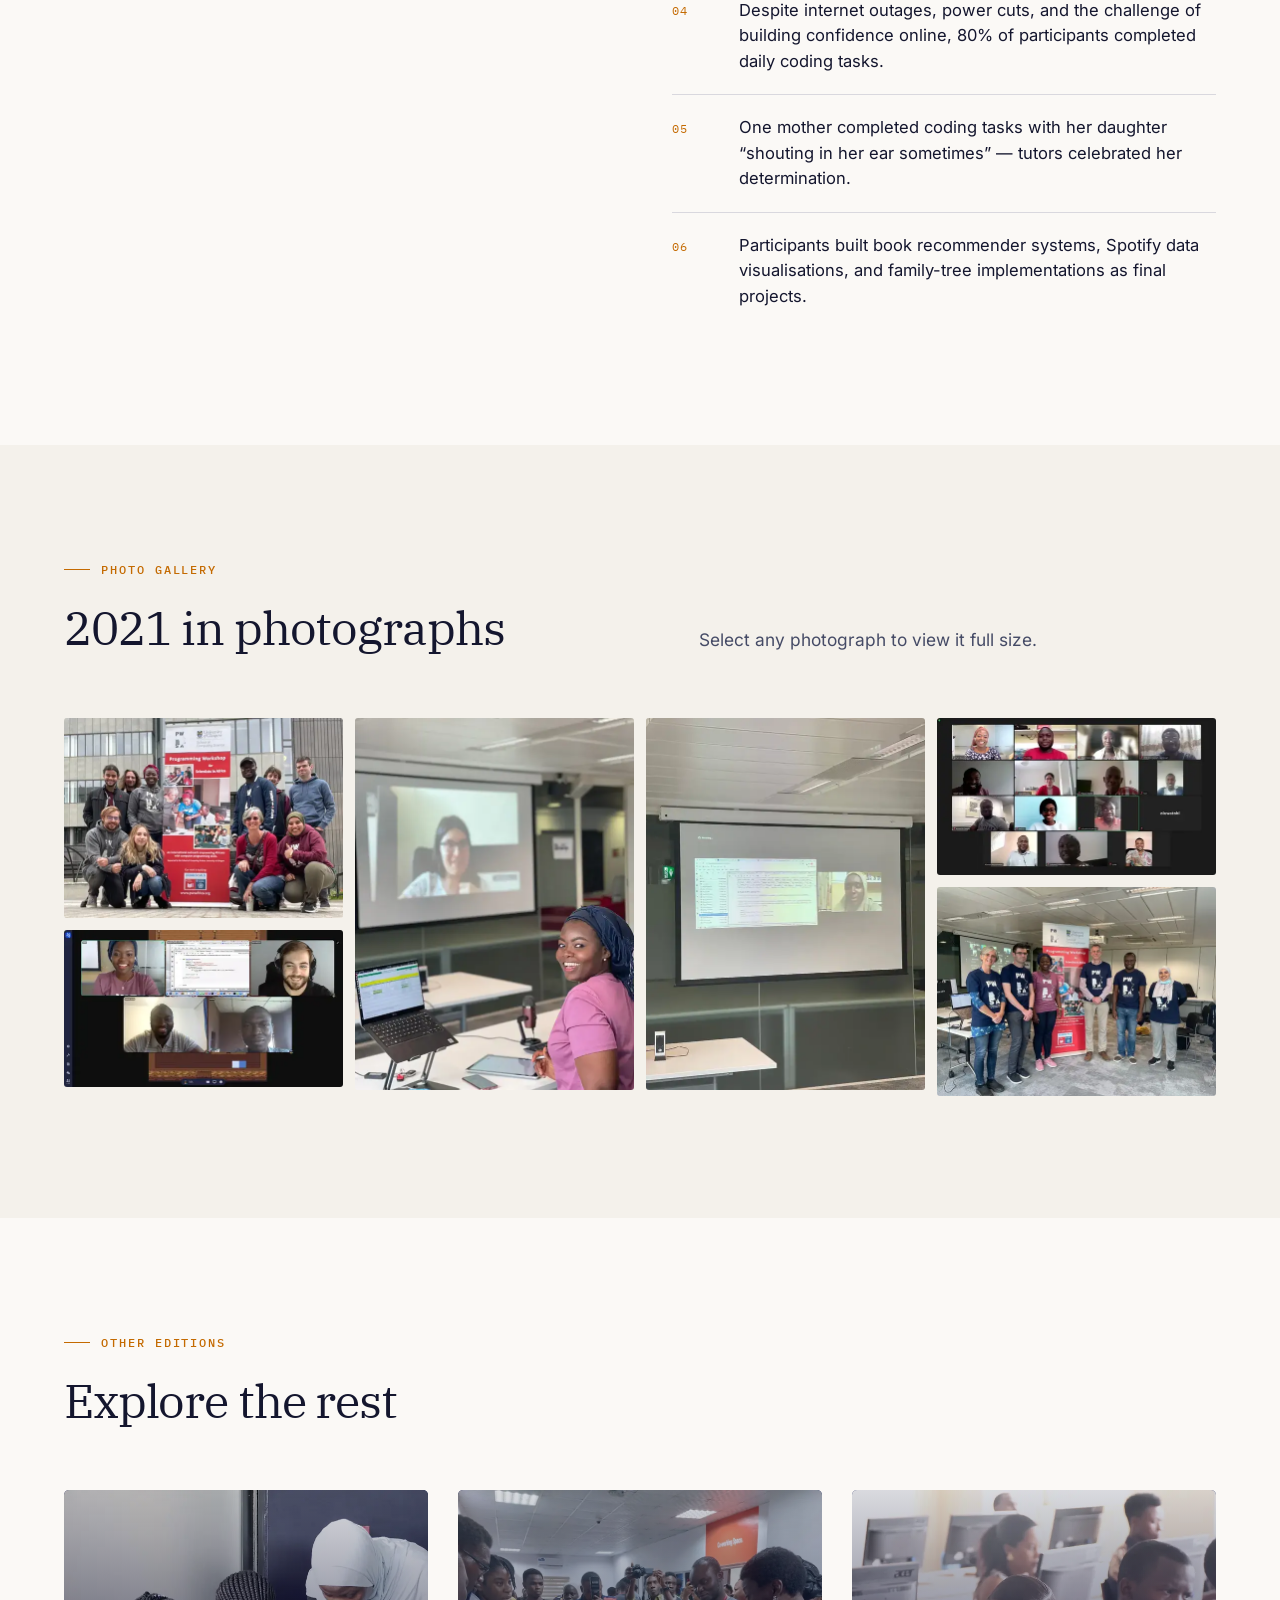
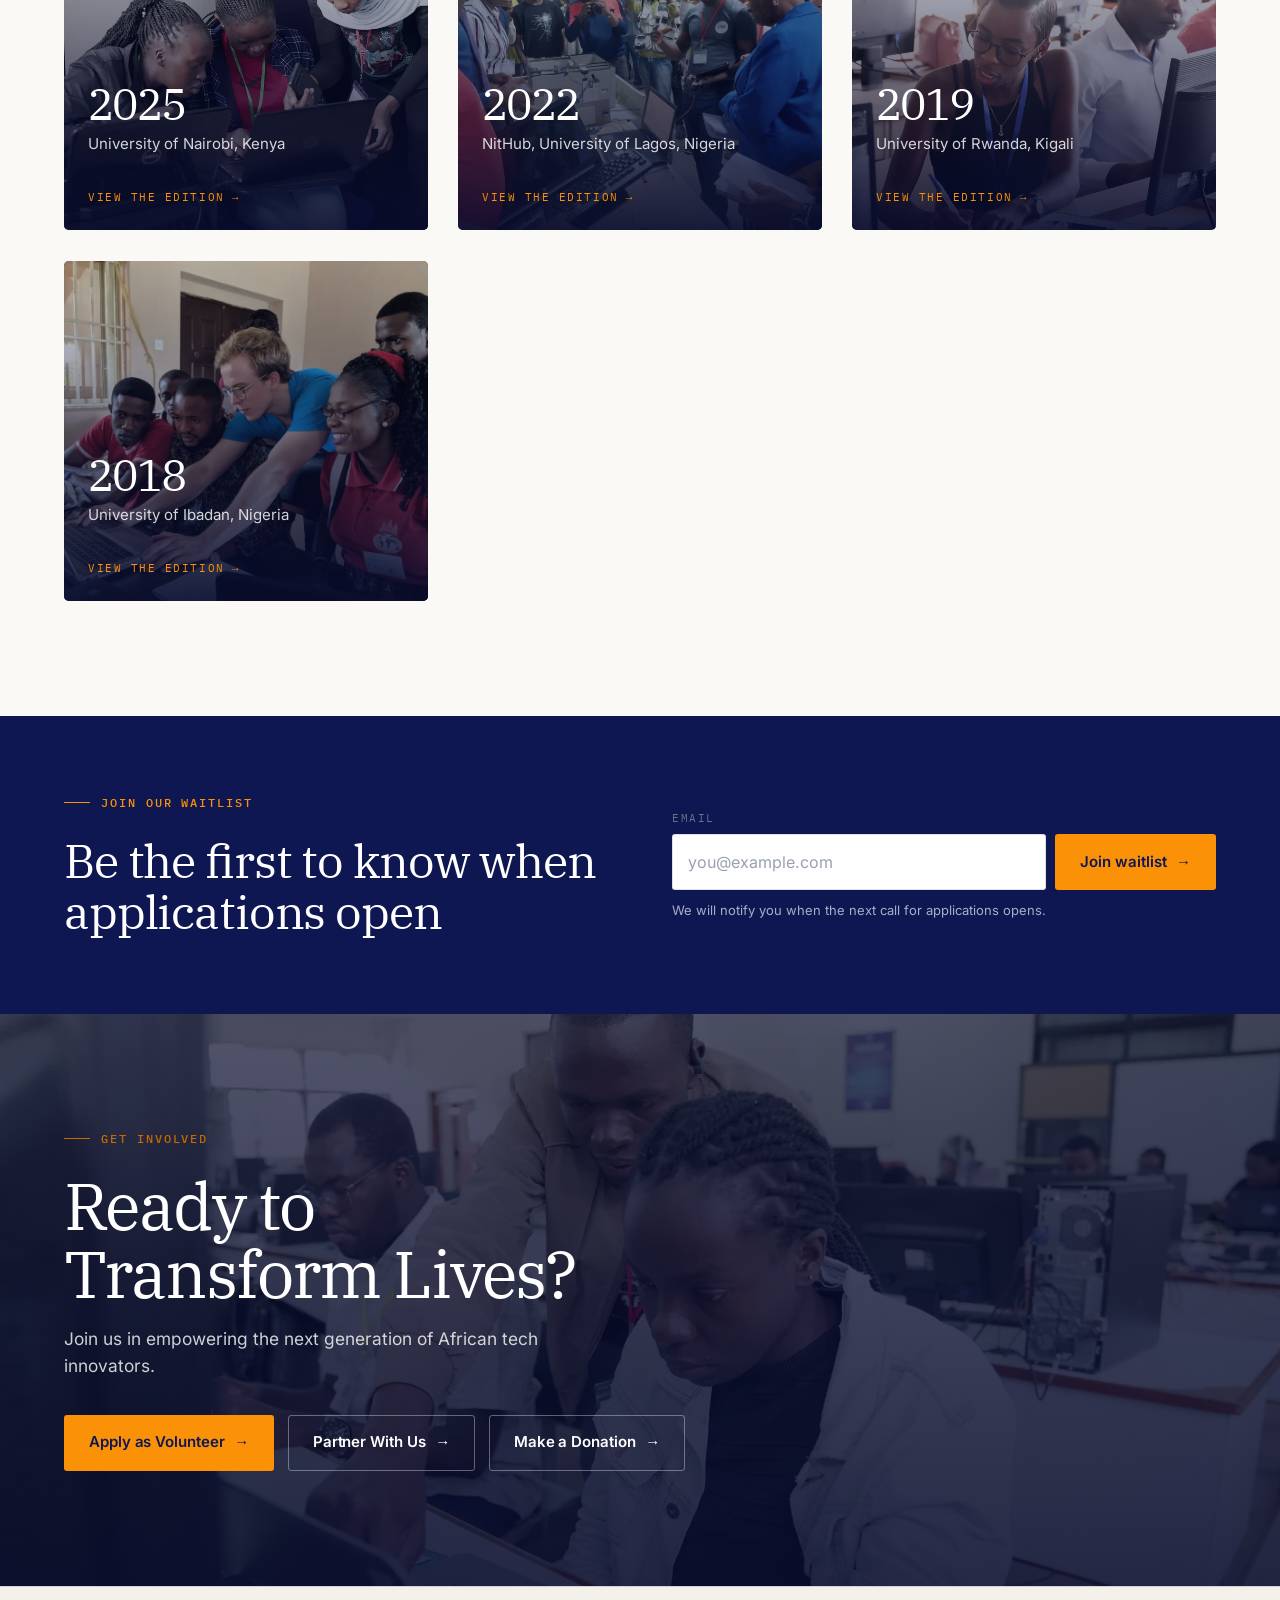
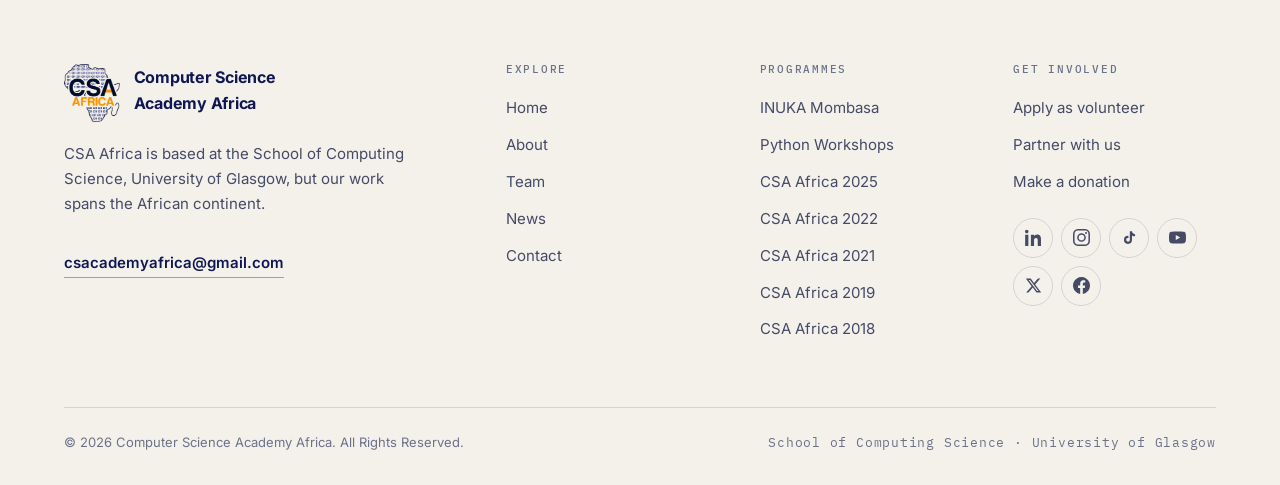
<file: csa-2021.html>
<!doctype html>
<html lang="en">
<head>
<meta charset="utf-8">
<meta name="viewport" content="width=device-width, initial-scale=1">
<title>CSA Africa 2021 — Online (COVID pandemic era)</title>
<meta name="description" content="CSA Africa 2021 took place at Online (COVID pandemic era), 30 August - 10 September (2 weeks). Participants, tracks, highlights and the full photo gallery.">
<link rel="canonical" href="https://www.csaafrica.org/csa-2021.html">
<meta name="theme-color" content="#0f1753">

<meta property="og:type" content="website">
<meta property="og:site_name" content="Computer Science Academy Africa">
<meta property="og:title" content="CSA Africa 2021 — Online (COVID pandemic era)">
<meta property="og:description" content="CSA Africa 2021 took place at Online (COVID pandemic era), 30 August - 10 September (2 weeks). Participants, tracks, highlights and the full photo gallery.">
<meta property="og:url" content="https://www.csaafrica.org/csa-2021.html">
<meta property="og:image" content="https://www.csaafrica.org/assets/img/story/online-2021.webp">
<meta name="twitter:card" content="summary_large_image">

<link rel="icon" href="favicon.ico" sizes="32x32">
<link rel="icon" href="assets/img/brand/icon-192.png" type="image/png" sizes="192x192">
<link rel="icon" href="assets/img/brand/icon-512.png" type="image/png" sizes="512x512">
<link rel="apple-touch-icon" href="assets/img/brand/apple-touch-icon.png">

<link rel="preload" href="assets/fonts/inter-latin.woff2" as="font" type="font/woff2" crossorigin>
<link rel="preload" href="assets/fonts/ibm-plex-serif-400-latin.woff2" as="font" type="font/woff2" crossorigin>
<link rel="stylesheet" href="assets/css/fonts.css">
<link rel="stylesheet" href="assets/css/main.css">
</head>
<body>
<a class="skip-link" href="#main">Skip to content</a>
<div class="topbar"><div class="shell--wide"><div class="topbar__in"><span class="topbar__tag">Follow CSA Africa</span><div class="socials socials--sm"><a href="https://www.linkedin.com/company/csaafrica/" target="_blank" rel="noopener" aria-label="Computer Science Academy Africa on LinkedIn"><svg viewBox="0 0 24 24" aria-hidden="true"><path d="M4.98 3.5C4.98 4.88 3.87 6 2.5 6S0 4.88 0 3.5 1.12 1 2.5 1 4.98 2.12 4.98 3.5zM.22 8.02h4.56V24H.22V8.02zM8.34 8.02h4.37v2.18h.06c.61-1.15 2.1-2.37 4.32-2.37 4.62 0 5.47 3.04 5.47 6.99V24h-4.56v-7.28c0-1.74-.03-3.98-2.43-3.98-2.43 0-2.8 1.9-2.8 3.86V24H8.34V8.02z"/></svg></a><a href="https://www.instagram.com/csacademyafrica/" target="_blank" rel="noopener" aria-label="Computer Science Academy Africa on Instagram"><svg viewBox="0 0 24 24" aria-hidden="true"><path d="M12 2.16c3.2 0 3.58.01 4.85.07 1.17.05 1.8.25 2.23.41.56.22.96.48 1.38.9.42.42.68.82.9 1.38.16.42.36 1.06.41 2.23.06 1.27.07 1.65.07 4.85s-.01 3.58-.07 4.85c-.05 1.17-.25 1.8-.41 2.23-.22.56-.48.96-.9 1.38-.42.42-.82.68-1.38.9-.42.16-1.06.36-2.23.41-1.27.06-1.65.07-4.85.07s-3.58-.01-4.85-.07c-1.17-.05-1.8-.25-2.23-.41-.56-.22-.96-.48-1.38-.9-.42-.42-.68-.82-.9-1.38-.16-.42-.36-1.06-.41-2.23C2.17 15.58 2.16 15.2 2.16 12s.01-3.58.07-4.85c.05-1.17.25-1.8.41-2.23.22-.56.48-.96.9-1.38.42-.42.82-.68 1.38-.9.42-.16 1.06-.36 2.23-.41C8.42 2.17 8.8 2.16 12 2.16zM12 0C8.74 0 8.33.01 7.05.07 5.78.13 4.9.33 4.14.63c-.79.3-1.46.72-2.12 1.38C1.35 2.68.94 3.35.63 4.14.33 4.9.13 5.78.07 7.05.01 8.33 0 8.74 0 12s.01 3.67.07 4.95c.06 1.27.26 2.15.56 2.91.3.79.72 1.46 1.38 2.12.66.66 1.33 1.07 2.12 1.38.76.3 1.64.5 2.91.56C8.33 23.99 8.74 24 12 24s3.67-.01 4.95-.07c1.27-.06 2.15-.26 2.91-.56.79-.3 1.46-.72 2.12-1.38.66-.66 1.07-1.33 1.38-2.12.3-.76.5-1.64.56-2.91.06-1.28.07-1.69.07-4.95s-.01-3.67-.07-4.95c-.06-1.27-.26-2.15-.56-2.91-.3-.79-.72-1.46-1.38-2.12C21.32 1.35 20.65.94 19.86.63 19.1.33 18.22.13 16.95.07 15.67.01 15.26 0 12 0zm0 5.84a6.16 6.16 0 100 12.32A6.16 6.16 0 0012 5.84zm0 10.16a4 4 0 110-8 4 4 0 010 8zm7.85-10.4a1.44 1.44 0 11-2.88 0 1.44 1.44 0 012.88 0z"/></svg></a><a href="https://www.tiktok.com/@csacademyafrica" target="_blank" rel="noopener" aria-label="Computer Science Academy Africa on TikTok"><svg viewBox="0 0 24 24" aria-hidden="true"><path d="M16.6 5.82A4.28 4.28 0 0115.54 3h-3.09v12.4a2.59 2.59 0 01-2.59 2.5 2.59 2.59 0 01-2.59-2.59 2.59 2.59 0 013.19-2.52V9.66a5.7 5.7 0 00-.6-.03A5.68 5.68 0 004.2 15.3 5.68 5.68 0 009.86 21a5.68 5.68 0 005.68-5.68V9.01a7.35 7.35 0 004.3 1.38V7.3a4.28 4.28 0 01-3.24-1.48z"/></svg></a><a href="https://www.youtube.com/channel/UCXm5CcHVNkjLK9IsHDnKdrA" target="_blank" rel="noopener" aria-label="Computer Science Academy Africa on YouTube"><svg viewBox="0 0 24 24" aria-hidden="true"><path d="M23.5 6.19a3.02 3.02 0 00-2.12-2.14C19.5 3.55 12 3.55 12 3.55s-7.5 0-9.38.5A3.02 3.02 0 00.5 6.19C0 8.08 0 12 0 12s0 3.92.5 5.81a3.02 3.02 0 002.12 2.14c1.88.5 9.38.5 9.38.5s7.5 0 9.38-.5a3.02 3.02 0 002.12-2.14C24 15.92 24 12 24 12s0-3.92-.5-5.81zM9.55 15.57V8.43L15.82 12l-6.27 3.57z"/></svg></a><a href="https://twitter.com/CSAcademyAfrica" target="_blank" rel="noopener" aria-label="Computer Science Academy Africa on X"><svg viewBox="0 0 24 24" aria-hidden="true"><path d="M18.24 2.25h3.31l-7.23 8.26 8.5 11.24h-6.66l-5.21-6.82-5.97 6.82H1.66l7.73-8.84L1.25 2.25h6.83l4.71 6.23 5.45-6.23zm-1.16 17.52h1.83L7.08 4.13H5.12l11.96 15.64z"/></svg></a><a href="https://www.facebook.com/CSAcademyAfrica/" target="_blank" rel="noopener" aria-label="Computer Science Academy Africa on Facebook"><svg viewBox="0 0 24 24" aria-hidden="true"><path d="M24 12.07C24 5.4 18.63 0 12 0S0 5.4 0 12.07C0 18.1 4.39 23.09 10.13 24v-8.44H7.08v-3.49h3.05V9.41c0-3.02 1.79-4.69 4.53-4.69 1.31 0 2.68.24 2.68.24v2.96h-1.51c-1.49 0-1.96.93-1.96 1.89v2.26h3.33l-.53 3.49h-2.8V24C19.61 23.09 24 18.1 24 12.07z"/></svg></a></div></div></div></div>
<header class="site-header">
<div class="shell--wide"><div class="site-header__in">
  <a class="brand" href="index.html" aria-label="Computer Science Academy Africa — home">
    <img src="assets/img/brand/logo.webp" width="40" height="42" alt="" fetchpriority="high">
    <span class="brand__txt">Computer Science<span>Academy Africa</span></span>
  </a>

  <nav class="nav" aria-label="Primary">
    <a href="index.html">Home</a>
    <a href="about.html">About</a>
    <div class="nav__group">
      <button class="nav__toggle" type="button" aria-expanded="false" aria-current="page">Programmes <svg width="11" height="11" viewBox="0 0 12 12" aria-hidden="true"><path d="M2 4.5L6 8.5l4-4" stroke="currentColor" stroke-width="1.5" fill="none" stroke-linecap="round"/></svg></button>
      <div class="nav__menu">
        <a href="inuka-mombasa.html">INUKA Mombasa <em>Sept 2026 &#183; Recap</em></a>
        <a href="workshops.html">Python Workshops <em>Annual</em></a>
        <a href="csa-2025.html">CSA 2025 <em>University of Nairobi</em></a><a href="csa-2022.html">CSA 2022 <em>NitHub</em></a><a href="csa-2021.html">CSA 2021 <em>Online (COVID pandemic era)</em></a><a href="csa-2019.html">CSA 2019 <em>University of Rwanda</em></a><a href="csa-2018.html">CSA 2018 <em>University of Ibadan</em></a>
      </div>
    </div>
    <a href="team.html">Team</a>
    <a href="index.html#testimonials">Alumni Voices</a>
    <a href="news.html">News</a>
  </nav>

  <div class="header-cta">
    <a class="btn btn--ghost" href="contact.html">Get in touch</a>
    <a class="btn btn--amber" href="https://givingtoglasgow.hubbub.net/p/csaafrica/" target="_blank" rel="noopener">Support our work</a>
    <button class="burger" type="button" aria-expanded="false" aria-controls="drawer" aria-label="Open menu">
      <span></span><span></span><span></span>
    </button>
  </div>
</div></div>
</header>

<div class="drawer" id="drawer" aria-hidden="true">
  <div class="shell">
    <nav class="drawer__nav" aria-label="Mobile">
      <a href="index.html">Home</a>
      <a href="about.html">About</a>
      <a href="inuka-mombasa.html">INUKA Mombasa</a>
      <details class="drawer__sub">
        <summary>Python Workshops <svg width="11" height="11" viewBox="0 0 12 12" aria-hidden="true"><path d="M2 4.5L6 8.5l4-4" stroke="currentColor" stroke-width="1.5" fill="none" stroke-linecap="round"/></svg></summary>
        <ul>
          <li><a href="workshops.html">Overview <em>How we work</em></a></li>
          <li><a href="csa-2025.html">CSA 2025 <em>University of Nairobi</em></a></li><li><a href="csa-2022.html">CSA 2022 <em>NitHub</em></a></li><li><a href="csa-2021.html">CSA 2021 <em>Online (COVID pandemic era)</em></a></li><li><a href="csa-2019.html">CSA 2019 <em>University of Rwanda</em></a></li><li><a href="csa-2018.html">CSA 2018 <em>University of Ibadan</em></a></li>
        </ul>
      </details>
      <a href="team.html">Team</a>
      <a href="index.html#testimonials">Alumni Voices</a>
      <a href="news.html">News</a>
    </nav>
    <div class="drawer__foot">
      <a class="btn btn--amber" href="https://givingtoglasgow.hubbub.net/p/csaafrica/" target="_blank" rel="noopener">Support our work</a>
      <a class="btn btn--ghost" href="contact.html">Get in touch</a>
    </div>
    <p class="drawer__meta">Get in touch: <a href="mailto:csacademyafrica@gmail.com">csacademyafrica@gmail.com</a></p>
  </div>
</div>
<main id="main">

<section class="phero">
  <div class="phero__media"><img src="assets/img/story/online-2021.webp" srcset="assets/img/story/online-2021@sm.webp 1000w, assets/img/story/online-2021.webp 1600w" sizes="100vw" width="1600" height="900" alt="CSA Africa 2021, Online (COVID pandemic era)" loading="eager" fetchpriority="high" decoding="async"></div>
  <div class="phero__scrim"></div>
  <div class="shell--wide">
    <p class="eyebrow"><a href="workshops.html" style="color:inherit">Python Workshops</a></p>
    <h1 class="display" style="font-size:clamp(2.6rem,6.6vw,5.6rem)">CSA Africa 2021</h1>
    <div class="phero__meta"><span>Online (COVID pandemic era)</span><span>30 August - 10 September (2 weeks)</span></div>
  </div>
</section>

<section class="section--tight section">
  <div class="shell--wide">
    <p class="eyebrow" data-reveal>At a glance</p>
    <div class="stats-grid stats-grid--light" data-reveal-group style="margin-top:1.5rem"><div class="stat" data-reveal><b>487</b><span>Applications received</span></div><div class="stat" data-reveal><b>172</b><span>Participants selected</span></div><div class="stat" data-reveal><b>16%</b><span>Female</span></div><div class="stat" data-reveal><b>3</b><span>Concurrent learning tracks</span></div><div class="stat" data-reveal><b>50</b><span>Tutors and volunteers</span></div><div class="stat" data-reveal><b>120</b><span>Received internet provision</span></div></div>
  </div>
</section>


<section class="section">
  <div class="shell--wide">
    <div class="split split--top">
      <div data-reveal>
        <p class="eyebrow">Highlights</p>
        <h2 class="h2" style="max-width:14ch">What happened in the room</h2>
      </div>
      <ul class="hl-list" data-reveal><li>First fully online workshop delivered via Zoom and Gather Town, with 40 volunteers supporting participants in virtual hands-on sessions.</li><li>Three concurrent learning tracks: Python fundamentals, Data Structures and Algorithms, and Python for Machine Learning.</li><li>Provided 40GB of data to participants facing connectivity issues, ensuring internet access wouldn’t block learning.</li><li>Despite internet outages, power cuts, and the challenge of building confidence online, 80% of participants completed daily coding tasks.</li><li>One mother completed coding tasks with her daughter “shouting in her ear sometimes” — tutors celebrated her determination.</li><li>Participants built book recommender systems, Spotify data visualisations, and family-tree implementations as final projects.</li></ul>
    </div>
  </div>
</section>


<section class="section band-stone">
  <div class="shell--wide">
    <div class="sec-head sec-head--split">
      <div data-reveal><p class="eyebrow">Photo gallery</p>
        <h2 class="h2">2021 in photographs</h2></div>
      <p class="lead" data-reveal>Select any photograph to view it full size.</p>
    </div>
    <div data-reveal><div class="gallery" data-gallery><button type="button" data-full="assets/img/gallery/csa2021-01.webp" aria-label="Open photo 1 of 6"><img src="assets/img/gallery/thumb/csa2021-01.webp" width="560" height="401" loading="lazy" decoding="async" alt="CSA Africa 2021, photograph 1"></button><button type="button" data-full="assets/img/gallery/csa2021-02.webp" aria-label="Open photo 2 of 6"><img src="assets/img/gallery/thumb/csa2021-02.webp" width="560" height="315" loading="lazy" decoding="async" alt="CSA Africa 2021, photograph 2"></button><button type="button" data-full="assets/img/gallery/csa2021-03.webp" aria-label="Open photo 3 of 6"><img src="assets/img/gallery/thumb/csa2021-03.webp" width="560" height="747" loading="lazy" decoding="async" alt="CSA Africa 2021, photograph 3"></button><button type="button" data-full="assets/img/gallery/csa2021-04.webp" aria-label="Open photo 4 of 6"><img src="assets/img/gallery/thumb/csa2021-04.webp" width="560" height="747" loading="lazy" decoding="async" alt="CSA Africa 2021, photograph 4"></button><button type="button" data-full="assets/img/gallery/csa2021-05.webp" aria-label="Open photo 5 of 6"><img src="assets/img/gallery/thumb/csa2021-05.webp" width="560" height="315" loading="lazy" decoding="async" alt="CSA Africa 2021, photograph 5"></button><button type="button" data-full="assets/img/gallery/csa2021-06.webp" aria-label="Open photo 6 of 6"><img src="assets/img/gallery/thumb/csa2021-06.webp" width="560" height="420" loading="lazy" decoding="async" alt="CSA Africa 2021, photograph 6"></button></div></div>
  </div>
</section>

<section class="section">
  <div class="shell--wide">
    <div class="sec-head sec-head--split">
      <div data-reveal><p class="eyebrow">Other editions</p>
        <h2 class="h2">Explore the rest</h2></div>
    </div>
    <div class="card-grid card-grid--editions" data-reveal-group><a class="edition" href="csa-2025.html" data-reveal><span class="edition__img"><img src="assets/img/story/peer-learning.webp" srcset="assets/img/story/peer-learning@sm.webp 1000w, assets/img/story/peer-learning.webp 1800w" sizes="(min-width: 900px) 50vw, 100vw" width="1800" height="1200" alt="CSA Africa 2025" loading="lazy" decoding="async"></span><div class="edition__year">2025</div><p class="edition__place">University of Nairobi, Kenya</p><span class="edition__more">View the edition <span class="arw" aria-hidden="true">&#8594;</span></span></a><a class="edition" href="csa-2022.html" data-reveal><span class="edition__img"><img src="assets/img/story/lagos-2022.webp" srcset="assets/img/story/lagos-2022@sm.webp 1000w, assets/img/story/lagos-2022.webp 1800w" sizes="(min-width: 900px) 50vw, 100vw" width="1800" height="1350" alt="CSA Africa 2022" loading="lazy" decoding="async"></span><div class="edition__year">2022</div><p class="edition__place">NitHub, University of Lagos, Nigeria</p><span class="edition__more">View the edition <span class="arw" aria-hidden="true">&#8594;</span></span></a><a class="edition" href="csa-2019.html" data-reveal><span class="edition__img"><img src="assets/img/story/kigali-2019.webp" srcset="assets/img/story/kigali-2019@sm.webp 1000w, assets/img/story/kigali-2019.webp 1800w" sizes="(min-width: 900px) 50vw, 100vw" width="1800" height="1201" alt="CSA Africa 2019" loading="lazy" decoding="async"></span><div class="edition__year">2019</div><p class="edition__place">University of Rwanda, Kigali</p><span class="edition__more">View the edition <span class="arw" aria-hidden="true">&#8594;</span></span></a><a class="edition" href="csa-2018.html" data-reveal><span class="edition__img"><img src="assets/img/story/ibadan-2018.webp" srcset="assets/img/story/ibadan-2018@sm.webp 1000w, assets/img/story/ibadan-2018.webp 1600w" sizes="(min-width: 900px) 50vw, 100vw" width="1600" height="1200" alt="CSA Africa 2018" loading="lazy" decoding="async"></span><div class="edition__year">2018</div><p class="edition__place">University of Ibadan, Nigeria</p><span class="edition__more">View the edition <span class="arw" aria-hidden="true">&#8594;</span></span></a></div>
  </div>
</section>

<section class="section--tight section band-dark">
  <div class="shell--wide">
    <div class="split" style="align-items:center">
      <div data-reveal>
        <p class="eyebrow">Join our waitlist</p>
        <h2 class="h2">Be the first to know when applications open</h2>
      </div>
      <div data-reveal>
        <form class="inline-form" data-mailto="csacademyafrica@gmail.com" data-subject="Waitlist: CSA Africa Python Workshop">
          <div class="field" style="flex:1 1 240px">
            <label for="wl-email">Email</label>
            <input id="wl-email" name="email" data-label="Email" type="email" required
                   placeholder="you@example.com" autocomplete="email">
          </div>
          <button class="btn btn--amber" type="submit" style="align-self:end">Join waitlist <span class="arw" aria-hidden="true">&#8594;</span></button>
          <p class="form__note" data-form-status style="flex:1 1 100%;color:var(--on-dark-2)">
            We will notify you when the next call for applications opens.</p>
        </form>
      </div>
    </div>
  </div>
</section>

<section class="cta-band">
  <div class="cta-band__media"><img src="assets/img/story/teamwork.webp" srcset="assets/img/story/teamwork@sm.webp 1000w, assets/img/story/teamwork.webp 1800w" sizes="100vw" width="1800" height="1200" alt="CSA Africa participants working together during a workshop" loading="lazy" decoding="async"></div>
  <div class="shell">
    <p class="eyebrow" data-reveal>Get involved</p>
    <h2 class="h1" data-reveal>Ready to Transform Lives?</h2>
    <p class="lead" data-reveal>Join us in empowering the next generation of African tech innovators.</p>
    <div class="btn-row" data-reveal>
      <a class="btn btn--amber" href="https://forms.office.com/pages/responsepage.aspx?id=KVxybjp2UE-B8i4lTwEzyNYh8sd1qzlKhtxB8q6RSWpUQTZDT05MRVFEWDI0SjYwQURaWVFXRFpDVi4u&route=shorturl" target="_blank" rel="noopener">Apply as Volunteer <span class="arw" aria-hidden="true">&#8594;</span></a>
      <a class="btn btn--on-dark" href="contact.html">Partner With Us <span class="arw" aria-hidden="true">&#8594;</span></a>
      <a class="btn btn--on-dark" href="https://givingtoglasgow.hubbub.net/p/csaafrica/" target="_blank" rel="noopener">Make a Donation <span class="arw" aria-hidden="true">&#8594;</span></a>
    </div>
  </div>
</section>

</main>
<footer class="site-footer">
<div class="shell--wide">
  <div class="footer-grid">
    <div>
      <div class="footer-brand">
        <img src="assets/img/brand/logo.webp" width="56" height="59" alt="CSA Africa logo" loading="lazy">
        <div><strong>Computer Science<br>Academy Africa</strong></div>
      </div>
      <p class="footer-about">CSA Africa is based at the School of Computing Science, University of Glasgow, but our work spans the African continent.</p>
      <a class="footer-mail" href="mailto:csacademyafrica@gmail.com">csacademyafrica@gmail.com</a>
    </div>

    <div class="footer-col">
      <h4>Explore</h4>
      <ul>
        <li><a href="index.html">Home</a></li>
        <li><a href="about.html">About</a></li>
        <li><a href="team.html">Team</a></li>
        <li><a href="news.html">News</a></li>
        <li><a href="contact.html">Contact</a></li>
      </ul>
    </div>

    <div class="footer-col">
      <h4>Programmes</h4>
      <ul>
        <li><a href="inuka-mombasa.html">INUKA Mombasa</a></li>
        <li><a href="workshops.html">Python Workshops</a></li>
        <li><a href="csa-2025.html">CSA Africa 2025</a></li><li><a href="csa-2022.html">CSA Africa 2022</a></li><li><a href="csa-2021.html">CSA Africa 2021</a></li><li><a href="csa-2019.html">CSA Africa 2019</a></li><li><a href="csa-2018.html">CSA Africa 2018</a></li>
      </ul>
    </div>

    <div class="footer-col">
      <h4>Get involved</h4>
      <ul>
        <li><a href="https://forms.office.com/pages/responsepage.aspx?id=KVxybjp2UE-B8i4lTwEzyNYh8sd1qzlKhtxB8q6RSWpUQTZDT05MRVFEWDI0SjYwQURaWVFXRFpDVi4u&route=shorturl" target="_blank" rel="noopener">Apply as volunteer</a></li>
        <li><a href="contact.html">Partner with us</a></li>
        <li><a href="https://givingtoglasgow.hubbub.net/p/csaafrica/" target="_blank" rel="noopener">Make a donation</a></li>
      </ul>
      <div class="socials" style="margin-top:1.4rem"><a href="https://www.linkedin.com/company/csaafrica/" target="_blank" rel="noopener" aria-label="Computer Science Academy Africa on LinkedIn"><svg viewBox="0 0 24 24" aria-hidden="true"><path d="M4.98 3.5C4.98 4.88 3.87 6 2.5 6S0 4.88 0 3.5 1.12 1 2.5 1 4.98 2.12 4.98 3.5zM.22 8.02h4.56V24H.22V8.02zM8.34 8.02h4.37v2.18h.06c.61-1.15 2.1-2.37 4.32-2.37 4.62 0 5.47 3.04 5.47 6.99V24h-4.56v-7.28c0-1.74-.03-3.98-2.43-3.98-2.43 0-2.8 1.9-2.8 3.86V24H8.34V8.02z"/></svg></a><a href="https://www.instagram.com/csacademyafrica/" target="_blank" rel="noopener" aria-label="Computer Science Academy Africa on Instagram"><svg viewBox="0 0 24 24" aria-hidden="true"><path d="M12 2.16c3.2 0 3.58.01 4.85.07 1.17.05 1.8.25 2.23.41.56.22.96.48 1.38.9.42.42.68.82.9 1.38.16.42.36 1.06.41 2.23.06 1.27.07 1.65.07 4.85s-.01 3.58-.07 4.85c-.05 1.17-.25 1.8-.41 2.23-.22.56-.48.96-.9 1.38-.42.42-.82.68-1.38.9-.42.16-1.06.36-2.23.41-1.27.06-1.65.07-4.85.07s-3.58-.01-4.85-.07c-1.17-.05-1.8-.25-2.23-.41-.56-.22-.96-.48-1.38-.9-.42-.42-.68-.82-.9-1.38-.16-.42-.36-1.06-.41-2.23C2.17 15.58 2.16 15.2 2.16 12s.01-3.58.07-4.85c.05-1.17.25-1.8.41-2.23.22-.56.48-.96.9-1.38.42-.42.82-.68 1.38-.9.42-.16 1.06-.36 2.23-.41C8.42 2.17 8.8 2.16 12 2.16zM12 0C8.74 0 8.33.01 7.05.07 5.78.13 4.9.33 4.14.63c-.79.3-1.46.72-2.12 1.38C1.35 2.68.94 3.35.63 4.14.33 4.9.13 5.78.07 7.05.01 8.33 0 8.74 0 12s.01 3.67.07 4.95c.06 1.27.26 2.15.56 2.91.3.79.72 1.46 1.38 2.12.66.66 1.33 1.07 2.12 1.38.76.3 1.64.5 2.91.56C8.33 23.99 8.74 24 12 24s3.67-.01 4.95-.07c1.27-.06 2.15-.26 2.91-.56.79-.3 1.46-.72 2.12-1.38.66-.66 1.07-1.33 1.38-2.12.3-.76.5-1.64.56-2.91.06-1.28.07-1.69.07-4.95s-.01-3.67-.07-4.95c-.06-1.27-.26-2.15-.56-2.91-.3-.79-.72-1.46-1.38-2.12C21.32 1.35 20.65.94 19.86.63 19.1.33 18.22.13 16.95.07 15.67.01 15.26 0 12 0zm0 5.84a6.16 6.16 0 100 12.32A6.16 6.16 0 0012 5.84zm0 10.16a4 4 0 110-8 4 4 0 010 8zm7.85-10.4a1.44 1.44 0 11-2.88 0 1.44 1.44 0 012.88 0z"/></svg></a><a href="https://www.tiktok.com/@csacademyafrica" target="_blank" rel="noopener" aria-label="Computer Science Academy Africa on TikTok"><svg viewBox="0 0 24 24" aria-hidden="true"><path d="M16.6 5.82A4.28 4.28 0 0115.54 3h-3.09v12.4a2.59 2.59 0 01-2.59 2.5 2.59 2.59 0 01-2.59-2.59 2.59 2.59 0 013.19-2.52V9.66a5.7 5.7 0 00-.6-.03A5.68 5.68 0 004.2 15.3 5.68 5.68 0 009.86 21a5.68 5.68 0 005.68-5.68V9.01a7.35 7.35 0 004.3 1.38V7.3a4.28 4.28 0 01-3.24-1.48z"/></svg></a><a href="https://www.youtube.com/channel/UCXm5CcHVNkjLK9IsHDnKdrA" target="_blank" rel="noopener" aria-label="Computer Science Academy Africa on YouTube"><svg viewBox="0 0 24 24" aria-hidden="true"><path d="M23.5 6.19a3.02 3.02 0 00-2.12-2.14C19.5 3.55 12 3.55 12 3.55s-7.5 0-9.38.5A3.02 3.02 0 00.5 6.19C0 8.08 0 12 0 12s0 3.92.5 5.81a3.02 3.02 0 002.12 2.14c1.88.5 9.38.5 9.38.5s7.5 0 9.38-.5a3.02 3.02 0 002.12-2.14C24 15.92 24 12 24 12s0-3.92-.5-5.81zM9.55 15.57V8.43L15.82 12l-6.27 3.57z"/></svg></a><a href="https://twitter.com/CSAcademyAfrica" target="_blank" rel="noopener" aria-label="Computer Science Academy Africa on X"><svg viewBox="0 0 24 24" aria-hidden="true"><path d="M18.24 2.25h3.31l-7.23 8.26 8.5 11.24h-6.66l-5.21-6.82-5.97 6.82H1.66l7.73-8.84L1.25 2.25h6.83l4.71 6.23 5.45-6.23zm-1.16 17.52h1.83L7.08 4.13H5.12l11.96 15.64z"/></svg></a><a href="https://www.facebook.com/CSAcademyAfrica/" target="_blank" rel="noopener" aria-label="Computer Science Academy Africa on Facebook"><svg viewBox="0 0 24 24" aria-hidden="true"><path d="M24 12.07C24 5.4 18.63 0 12 0S0 5.4 0 12.07C0 18.1 4.39 23.09 10.13 24v-8.44H7.08v-3.49h3.05V9.41c0-3.02 1.79-4.69 4.53-4.69 1.31 0 2.68.24 2.68.24v2.96h-1.51c-1.49 0-1.96.93-1.96 1.89v2.26h3.33l-.53 3.49h-2.8V24C19.61 23.09 24 18.1 24 12.07z"/></svg></a></div>
    </div>
  </div>

  <div class="footer-base">
    <span>&#169; <span data-year>2026</span> Computer Science Academy Africa. All Rights Reserved.</span>
    <span class="mono">School of Computing Science &#183; University of Glasgow</span>
  </div>
</div>
</footer>
<script src="assets/js/main.js" defer></script>
</body>
</html>
</file>
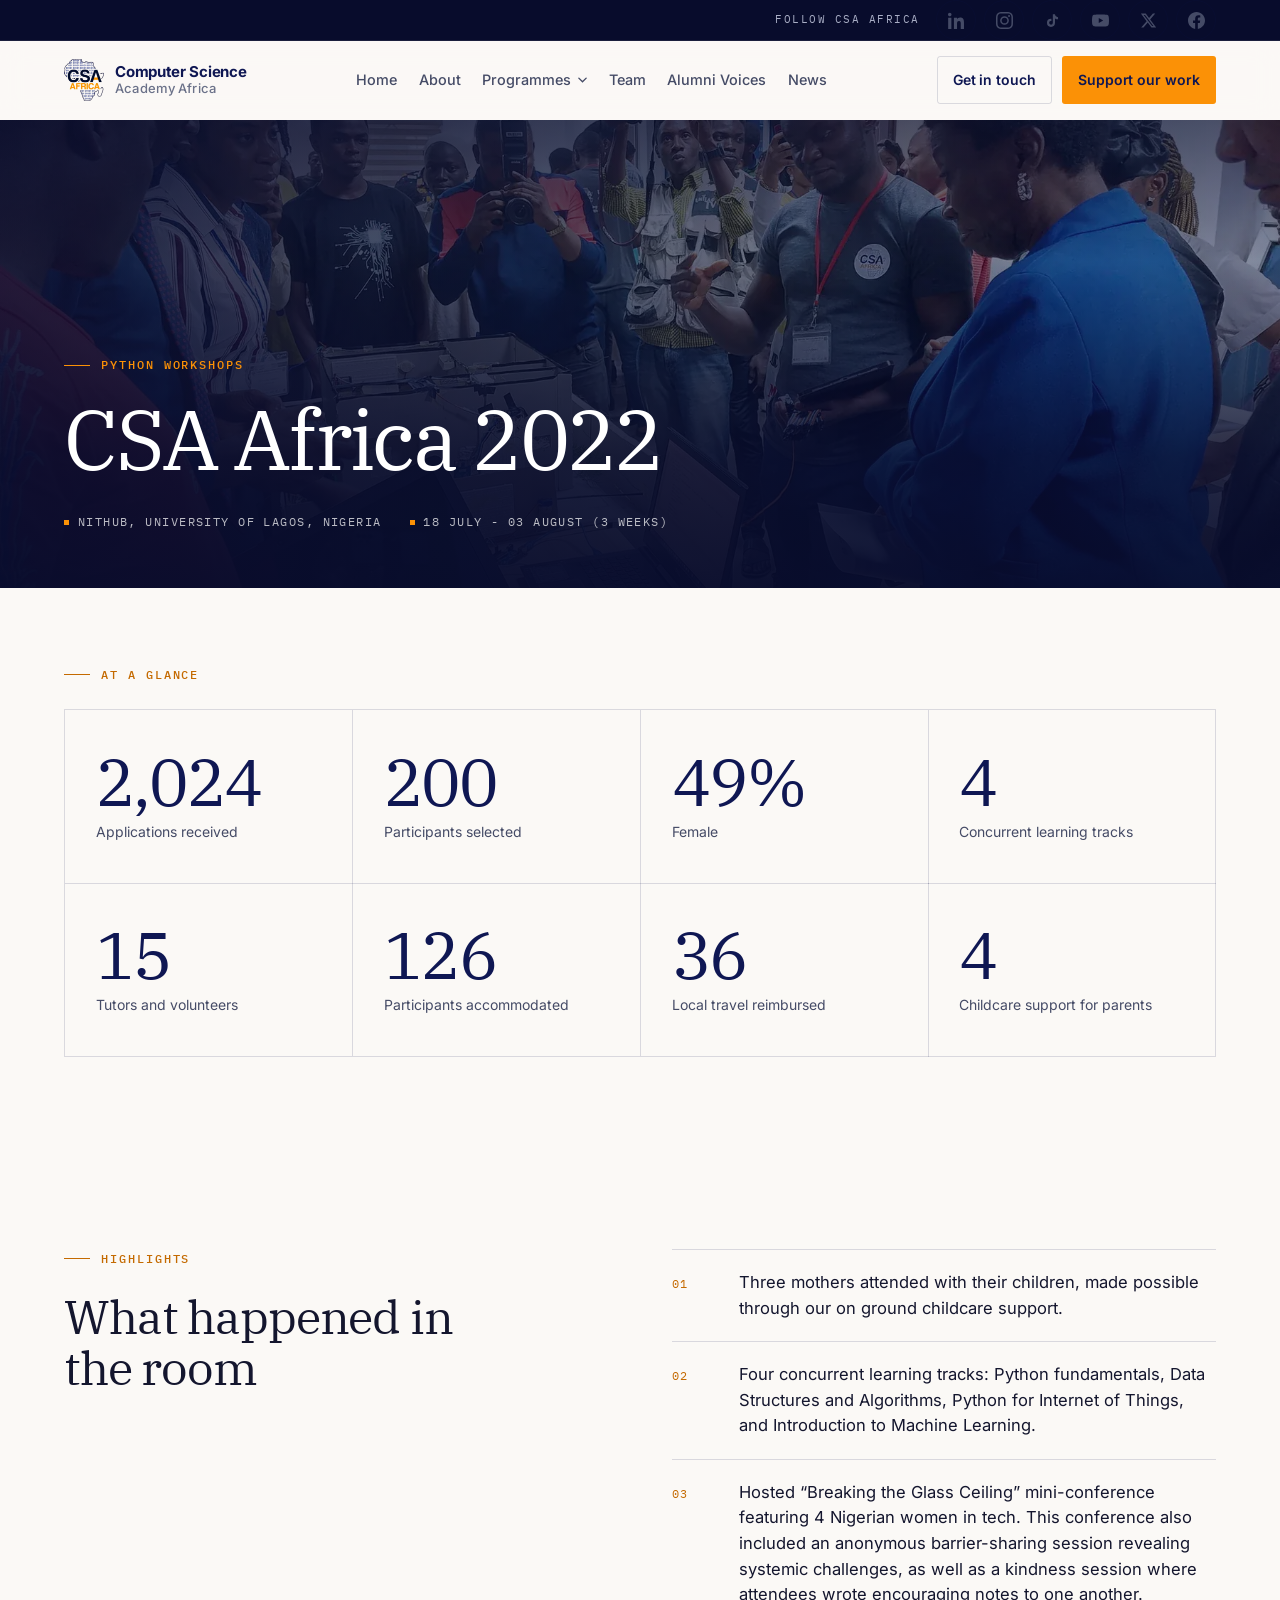
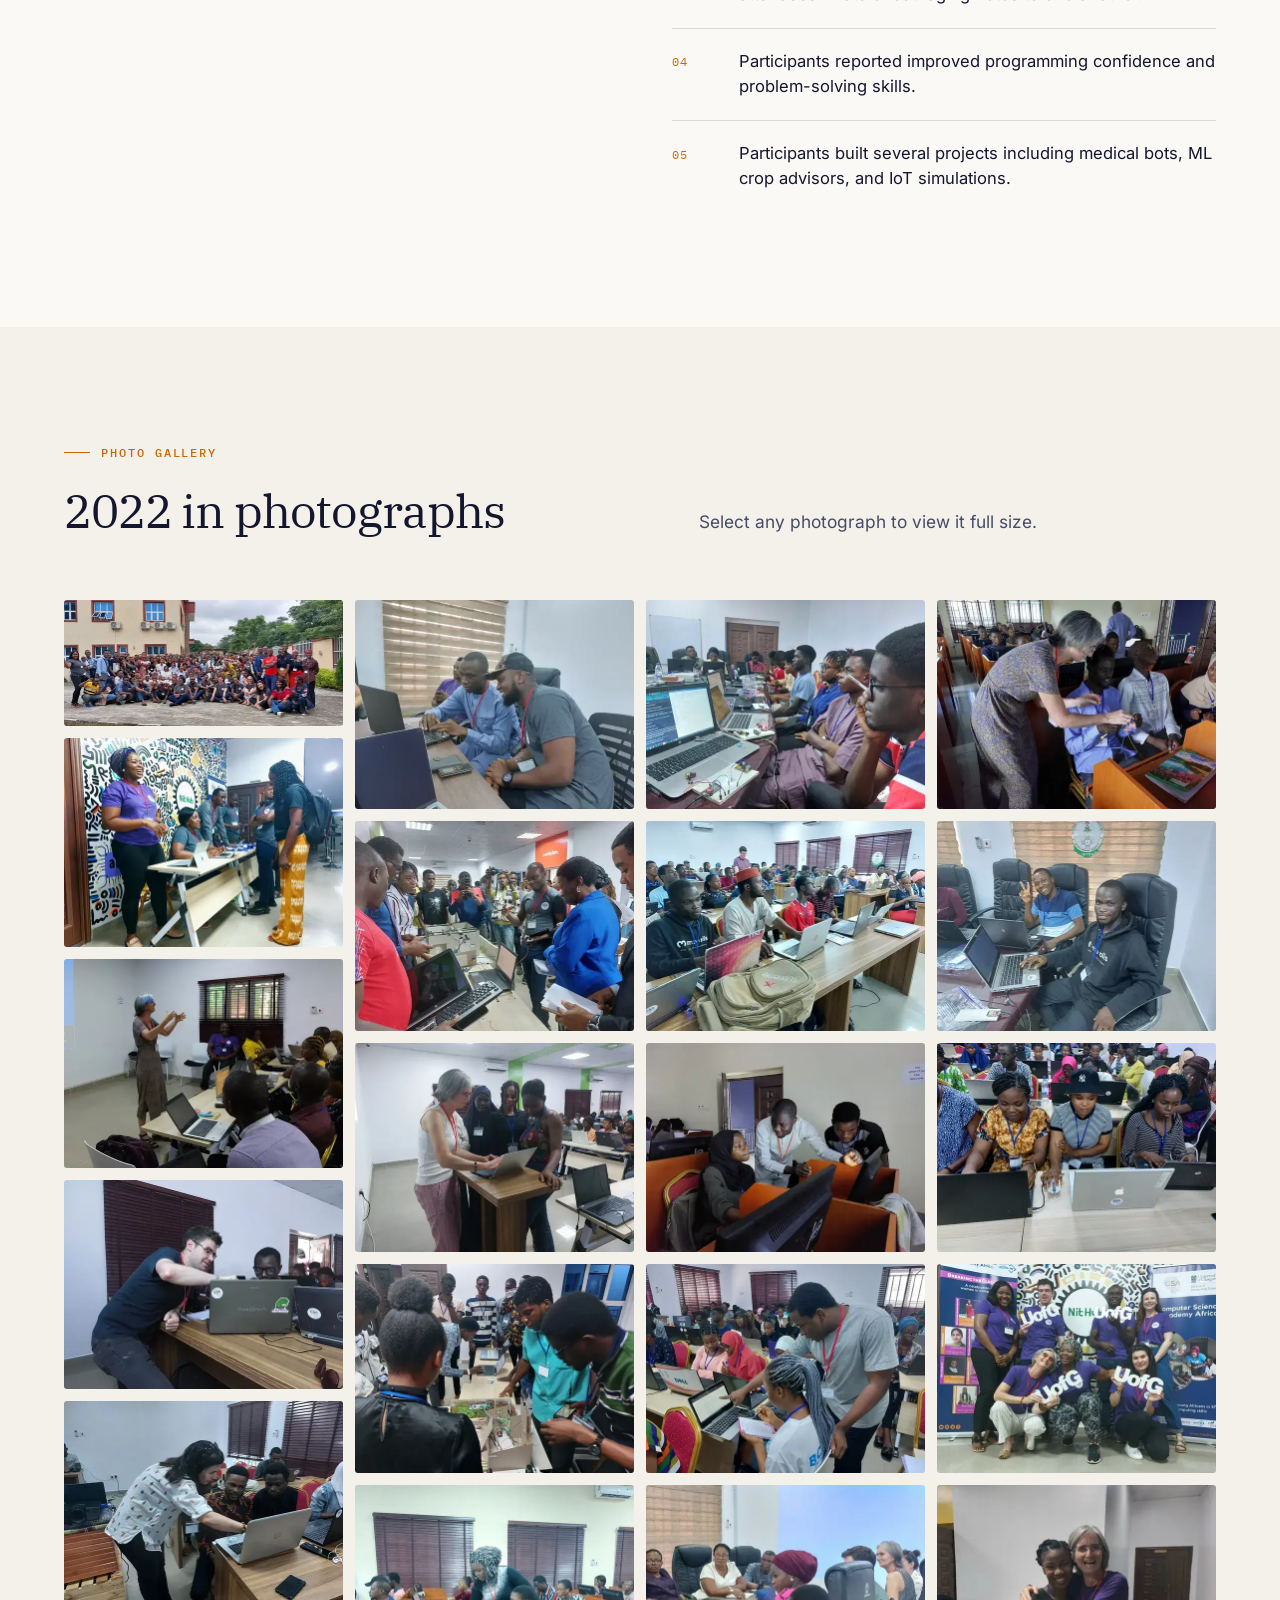
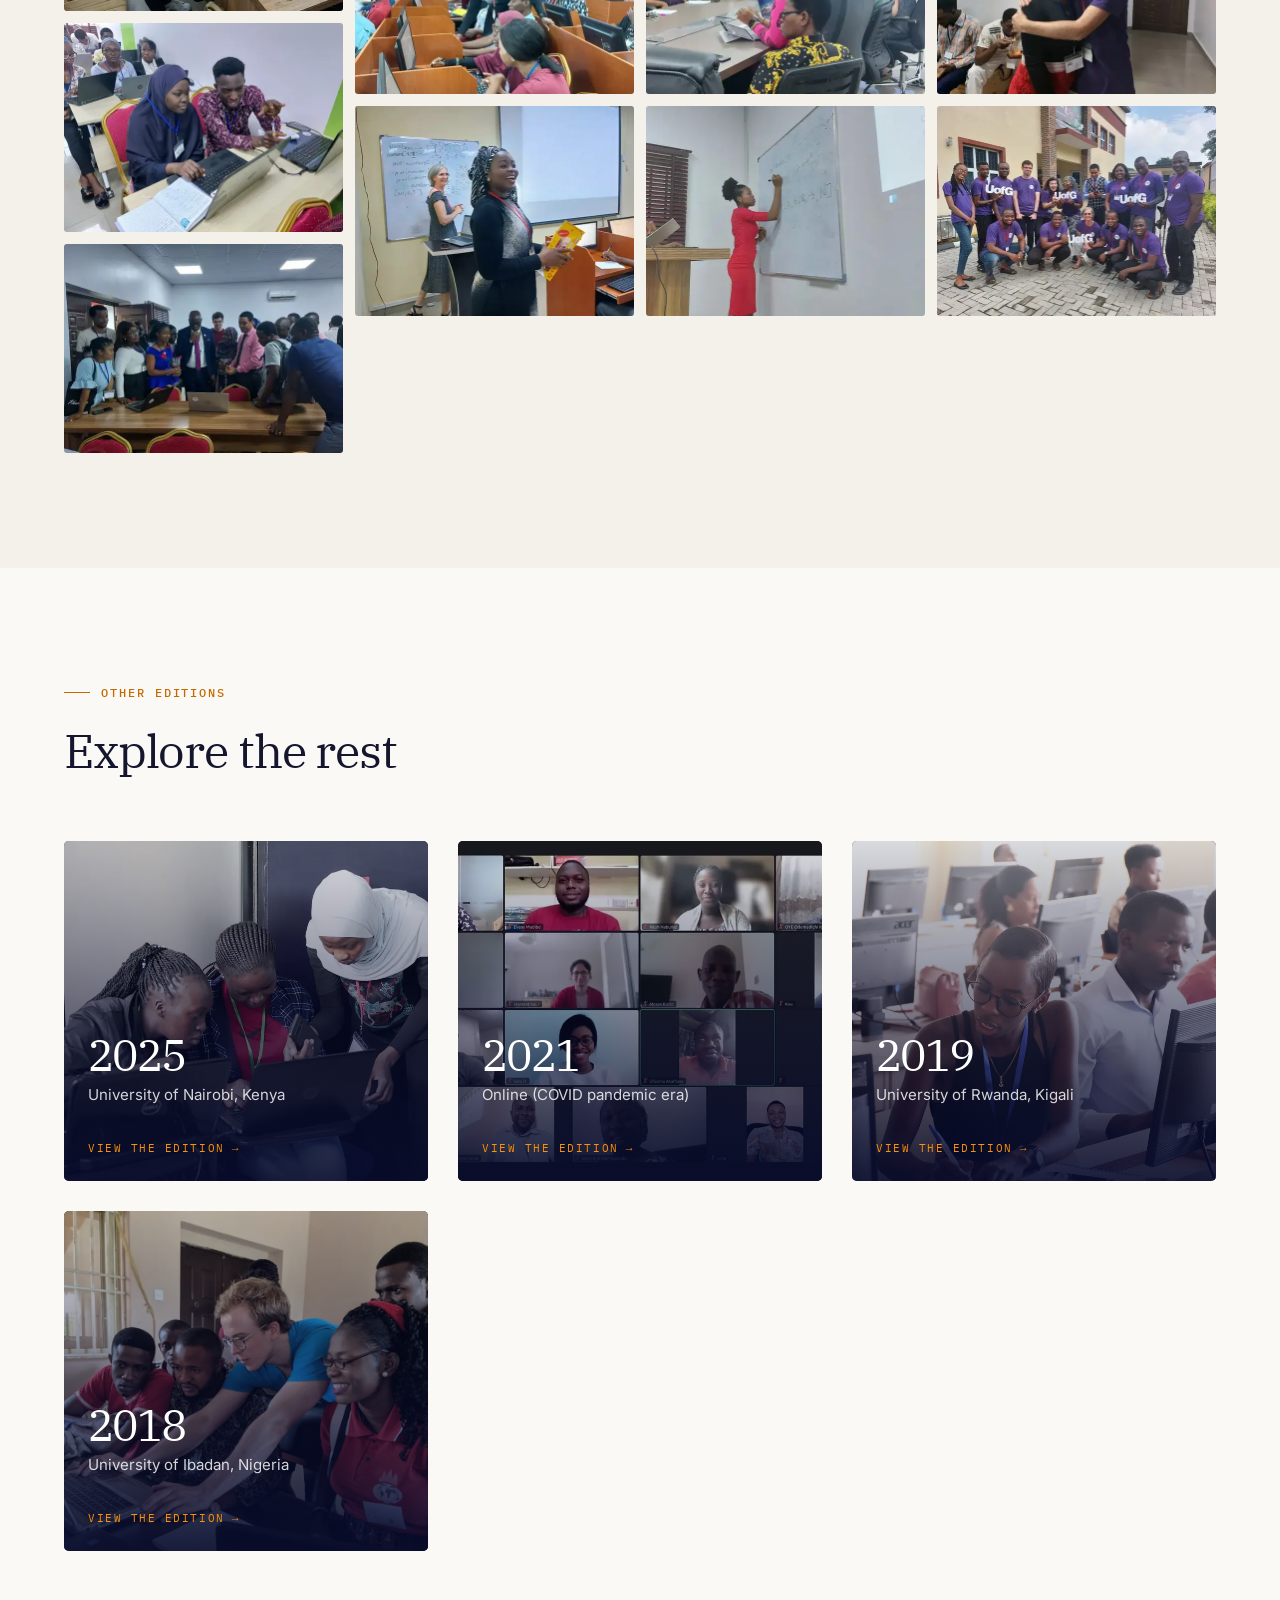
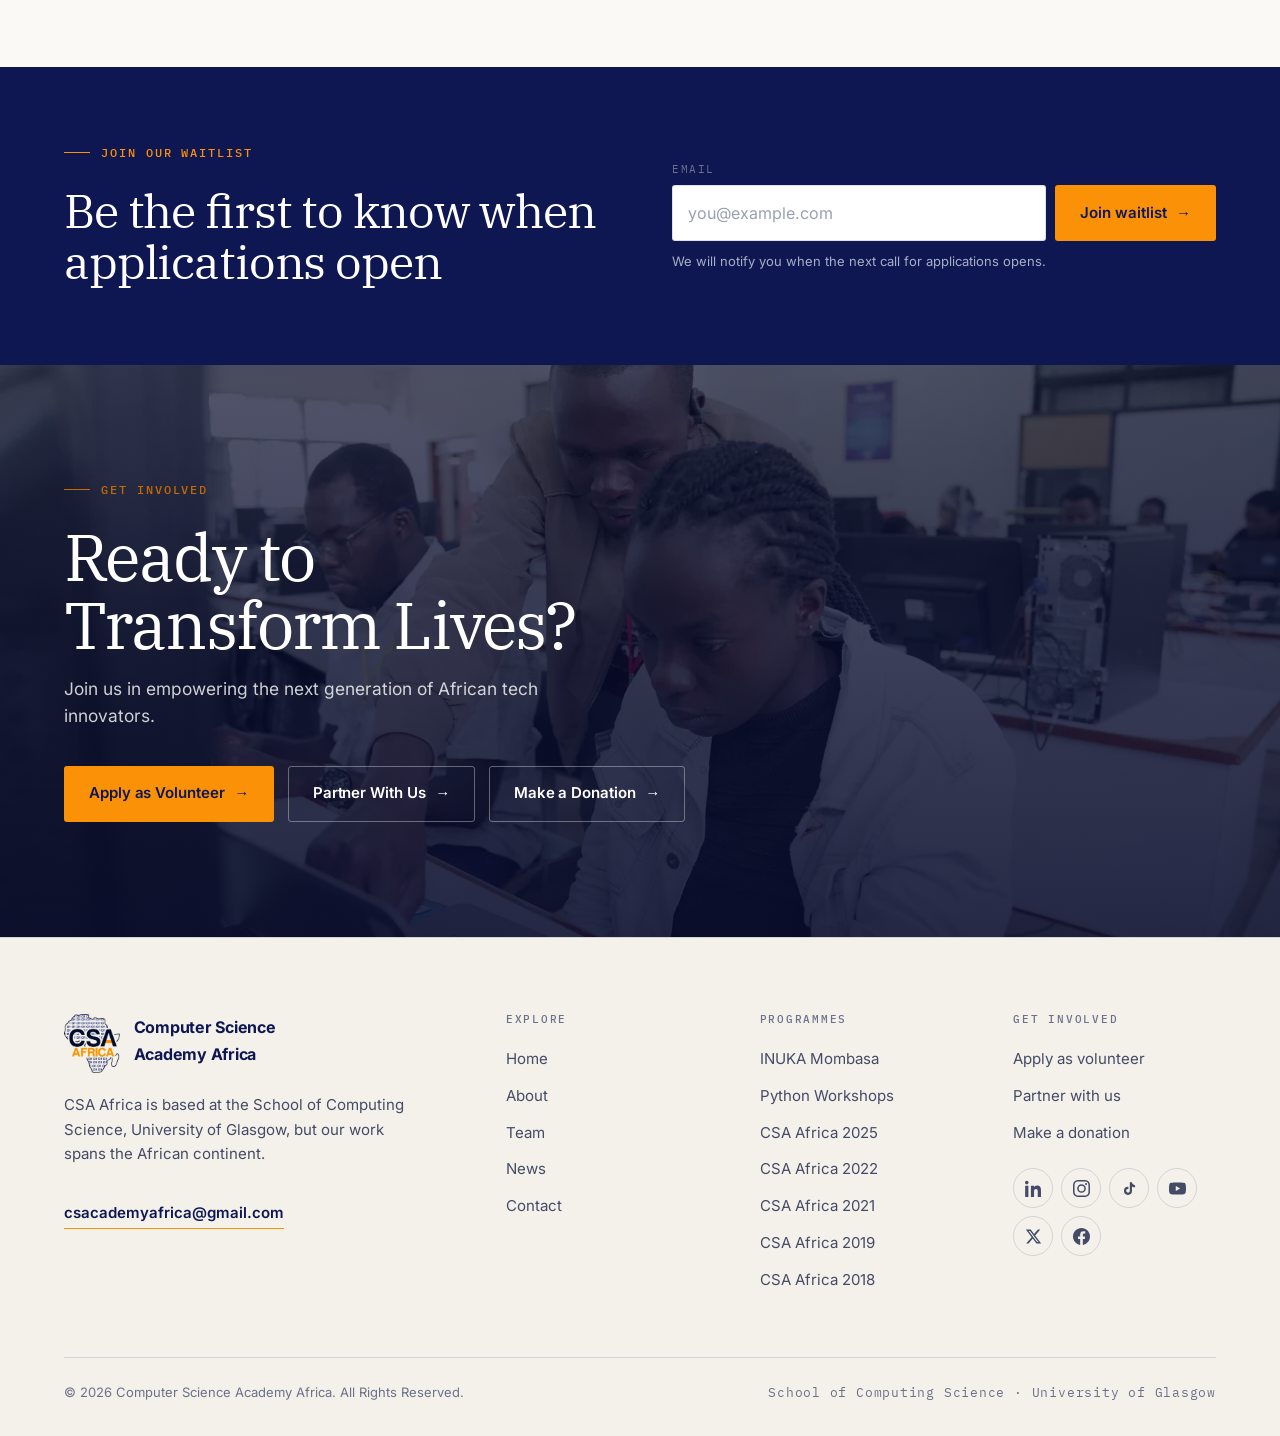
<file: csa-2022.html>
<!doctype html>
<html lang="en">
<head>
<meta charset="utf-8">
<meta name="viewport" content="width=device-width, initial-scale=1">
<title>CSA Africa 2022 — NitHub, University of Lagos, Nigeria</title>
<meta name="description" content="CSA Africa 2022 took place at NitHub, University of Lagos, Nigeria, 18 July - 03 August (3 weeks). Participants, tracks, highlights and the full photo gallery.">
<link rel="canonical" href="https://www.csaafrica.org/csa-2022.html">
<meta name="theme-color" content="#0f1753">

<meta property="og:type" content="website">
<meta property="og:site_name" content="Computer Science Academy Africa">
<meta property="og:title" content="CSA Africa 2022 — NitHub, University of Lagos, Nigeria">
<meta property="og:description" content="CSA Africa 2022 took place at NitHub, University of Lagos, Nigeria, 18 July - 03 August (3 weeks). Participants, tracks, highlights and the full photo gallery.">
<meta property="og:url" content="https://www.csaafrica.org/csa-2022.html">
<meta property="og:image" content="https://www.csaafrica.org/assets/img/story/lagos-2022.webp">
<meta name="twitter:card" content="summary_large_image">

<link rel="icon" href="favicon.ico" sizes="32x32">
<link rel="icon" href="assets/img/brand/icon-192.png" type="image/png" sizes="192x192">
<link rel="icon" href="assets/img/brand/icon-512.png" type="image/png" sizes="512x512">
<link rel="apple-touch-icon" href="assets/img/brand/apple-touch-icon.png">

<link rel="preload" href="assets/fonts/inter-latin.woff2" as="font" type="font/woff2" crossorigin>
<link rel="preload" href="assets/fonts/ibm-plex-serif-400-latin.woff2" as="font" type="font/woff2" crossorigin>
<link rel="stylesheet" href="assets/css/fonts.css">
<link rel="stylesheet" href="assets/css/main.css">
</head>
<body>
<a class="skip-link" href="#main">Skip to content</a>
<div class="topbar"><div class="shell--wide"><div class="topbar__in"><span class="topbar__tag">Follow CSA Africa</span><div class="socials socials--sm"><a href="https://www.linkedin.com/company/csaafrica/" target="_blank" rel="noopener" aria-label="Computer Science Academy Africa on LinkedIn"><svg viewBox="0 0 24 24" aria-hidden="true"><path d="M4.98 3.5C4.98 4.88 3.87 6 2.5 6S0 4.88 0 3.5 1.12 1 2.5 1 4.98 2.12 4.98 3.5zM.22 8.02h4.56V24H.22V8.02zM8.34 8.02h4.37v2.18h.06c.61-1.15 2.1-2.37 4.32-2.37 4.62 0 5.47 3.04 5.47 6.99V24h-4.56v-7.28c0-1.74-.03-3.98-2.43-3.98-2.43 0-2.8 1.9-2.8 3.86V24H8.34V8.02z"/></svg></a><a href="https://www.instagram.com/csacademyafrica/" target="_blank" rel="noopener" aria-label="Computer Science Academy Africa on Instagram"><svg viewBox="0 0 24 24" aria-hidden="true"><path d="M12 2.16c3.2 0 3.58.01 4.85.07 1.17.05 1.8.25 2.23.41.56.22.96.48 1.38.9.42.42.68.82.9 1.38.16.42.36 1.06.41 2.23.06 1.27.07 1.65.07 4.85s-.01 3.58-.07 4.85c-.05 1.17-.25 1.8-.41 2.23-.22.56-.48.96-.9 1.38-.42.42-.82.68-1.38.9-.42.16-1.06.36-2.23.41-1.27.06-1.65.07-4.85.07s-3.58-.01-4.85-.07c-1.17-.05-1.8-.25-2.23-.41-.56-.22-.96-.48-1.38-.9-.42-.42-.68-.82-.9-1.38-.16-.42-.36-1.06-.41-2.23C2.17 15.58 2.16 15.2 2.16 12s.01-3.58.07-4.85c.05-1.17.25-1.8.41-2.23.22-.56.48-.96.9-1.38.42-.42.82-.68 1.38-.9.42-.16 1.06-.36 2.23-.41C8.42 2.17 8.8 2.16 12 2.16zM12 0C8.74 0 8.33.01 7.05.07 5.78.13 4.9.33 4.14.63c-.79.3-1.46.72-2.12 1.38C1.35 2.68.94 3.35.63 4.14.33 4.9.13 5.78.07 7.05.01 8.33 0 8.74 0 12s.01 3.67.07 4.95c.06 1.27.26 2.15.56 2.91.3.79.72 1.46 1.38 2.12.66.66 1.33 1.07 2.12 1.38.76.3 1.64.5 2.91.56C8.33 23.99 8.74 24 12 24s3.67-.01 4.95-.07c1.27-.06 2.15-.26 2.91-.56.79-.3 1.46-.72 2.12-1.38.66-.66 1.07-1.33 1.38-2.12.3-.76.5-1.64.56-2.91.06-1.28.07-1.69.07-4.95s-.01-3.67-.07-4.95c-.06-1.27-.26-2.15-.56-2.91-.3-.79-.72-1.46-1.38-2.12C21.32 1.35 20.65.94 19.86.63 19.1.33 18.22.13 16.95.07 15.67.01 15.26 0 12 0zm0 5.84a6.16 6.16 0 100 12.32A6.16 6.16 0 0012 5.84zm0 10.16a4 4 0 110-8 4 4 0 010 8zm7.85-10.4a1.44 1.44 0 11-2.88 0 1.44 1.44 0 012.88 0z"/></svg></a><a href="https://www.tiktok.com/@csacademyafrica" target="_blank" rel="noopener" aria-label="Computer Science Academy Africa on TikTok"><svg viewBox="0 0 24 24" aria-hidden="true"><path d="M16.6 5.82A4.28 4.28 0 0115.54 3h-3.09v12.4a2.59 2.59 0 01-2.59 2.5 2.59 2.59 0 01-2.59-2.59 2.59 2.59 0 013.19-2.52V9.66a5.7 5.7 0 00-.6-.03A5.68 5.68 0 004.2 15.3 5.68 5.68 0 009.86 21a5.68 5.68 0 005.68-5.68V9.01a7.35 7.35 0 004.3 1.38V7.3a4.28 4.28 0 01-3.24-1.48z"/></svg></a><a href="https://www.youtube.com/channel/UCXm5CcHVNkjLK9IsHDnKdrA" target="_blank" rel="noopener" aria-label="Computer Science Academy Africa on YouTube"><svg viewBox="0 0 24 24" aria-hidden="true"><path d="M23.5 6.19a3.02 3.02 0 00-2.12-2.14C19.5 3.55 12 3.55 12 3.55s-7.5 0-9.38.5A3.02 3.02 0 00.5 6.19C0 8.08 0 12 0 12s0 3.92.5 5.81a3.02 3.02 0 002.12 2.14c1.88.5 9.38.5 9.38.5s7.5 0 9.38-.5a3.02 3.02 0 002.12-2.14C24 15.92 24 12 24 12s0-3.92-.5-5.81zM9.55 15.57V8.43L15.82 12l-6.27 3.57z"/></svg></a><a href="https://twitter.com/CSAcademyAfrica" target="_blank" rel="noopener" aria-label="Computer Science Academy Africa on X"><svg viewBox="0 0 24 24" aria-hidden="true"><path d="M18.24 2.25h3.31l-7.23 8.26 8.5 11.24h-6.66l-5.21-6.82-5.97 6.82H1.66l7.73-8.84L1.25 2.25h6.83l4.71 6.23 5.45-6.23zm-1.16 17.52h1.83L7.08 4.13H5.12l11.96 15.64z"/></svg></a><a href="https://www.facebook.com/CSAcademyAfrica/" target="_blank" rel="noopener" aria-label="Computer Science Academy Africa on Facebook"><svg viewBox="0 0 24 24" aria-hidden="true"><path d="M24 12.07C24 5.4 18.63 0 12 0S0 5.4 0 12.07C0 18.1 4.39 23.09 10.13 24v-8.44H7.08v-3.49h3.05V9.41c0-3.02 1.79-4.69 4.53-4.69 1.31 0 2.68.24 2.68.24v2.96h-1.51c-1.49 0-1.96.93-1.96 1.89v2.26h3.33l-.53 3.49h-2.8V24C19.61 23.09 24 18.1 24 12.07z"/></svg></a></div></div></div></div>
<header class="site-header">
<div class="shell--wide"><div class="site-header__in">
  <a class="brand" href="index.html" aria-label="Computer Science Academy Africa — home">
    <img src="assets/img/brand/logo.webp" width="40" height="42" alt="" fetchpriority="high">
    <span class="brand__txt">Computer Science<span>Academy Africa</span></span>
  </a>

  <nav class="nav" aria-label="Primary">
    <a href="index.html">Home</a>
    <a href="about.html">About</a>
    <div class="nav__group">
      <button class="nav__toggle" type="button" aria-expanded="false" aria-current="page">Programmes <svg width="11" height="11" viewBox="0 0 12 12" aria-hidden="true"><path d="M2 4.5L6 8.5l4-4" stroke="currentColor" stroke-width="1.5" fill="none" stroke-linecap="round"/></svg></button>
      <div class="nav__menu">
        <a href="inuka-mombasa.html">INUKA Mombasa <em>Sept 2026 &#183; Recap</em></a>
        <a href="workshops.html">Python Workshops <em>Annual</em></a>
        <a href="csa-2025.html">CSA 2025 <em>University of Nairobi</em></a><a href="csa-2022.html">CSA 2022 <em>NitHub</em></a><a href="csa-2021.html">CSA 2021 <em>Online (COVID pandemic era)</em></a><a href="csa-2019.html">CSA 2019 <em>University of Rwanda</em></a><a href="csa-2018.html">CSA 2018 <em>University of Ibadan</em></a>
      </div>
    </div>
    <a href="team.html">Team</a>
    <a href="index.html#testimonials">Alumni Voices</a>
    <a href="news.html">News</a>
  </nav>

  <div class="header-cta">
    <a class="btn btn--ghost" href="contact.html">Get in touch</a>
    <a class="btn btn--amber" href="https://givingtoglasgow.hubbub.net/p/csaafrica/" target="_blank" rel="noopener">Support our work</a>
    <button class="burger" type="button" aria-expanded="false" aria-controls="drawer" aria-label="Open menu">
      <span></span><span></span><span></span>
    </button>
  </div>
</div></div>
</header>

<div class="drawer" id="drawer" aria-hidden="true">
  <div class="shell">
    <nav class="drawer__nav" aria-label="Mobile">
      <a href="index.html">Home</a>
      <a href="about.html">About</a>
      <a href="inuka-mombasa.html">INUKA Mombasa</a>
      <details class="drawer__sub">
        <summary>Python Workshops <svg width="11" height="11" viewBox="0 0 12 12" aria-hidden="true"><path d="M2 4.5L6 8.5l4-4" stroke="currentColor" stroke-width="1.5" fill="none" stroke-linecap="round"/></svg></summary>
        <ul>
          <li><a href="workshops.html">Overview <em>How we work</em></a></li>
          <li><a href="csa-2025.html">CSA 2025 <em>University of Nairobi</em></a></li><li><a href="csa-2022.html">CSA 2022 <em>NitHub</em></a></li><li><a href="csa-2021.html">CSA 2021 <em>Online (COVID pandemic era)</em></a></li><li><a href="csa-2019.html">CSA 2019 <em>University of Rwanda</em></a></li><li><a href="csa-2018.html">CSA 2018 <em>University of Ibadan</em></a></li>
        </ul>
      </details>
      <a href="team.html">Team</a>
      <a href="index.html#testimonials">Alumni Voices</a>
      <a href="news.html">News</a>
    </nav>
    <div class="drawer__foot">
      <a class="btn btn--amber" href="https://givingtoglasgow.hubbub.net/p/csaafrica/" target="_blank" rel="noopener">Support our work</a>
      <a class="btn btn--ghost" href="contact.html">Get in touch</a>
    </div>
    <p class="drawer__meta">Get in touch: <a href="mailto:csacademyafrica@gmail.com">csacademyafrica@gmail.com</a></p>
  </div>
</div>
<main id="main">

<section class="phero">
  <div class="phero__media"><img src="assets/img/story/lagos-2022.webp" srcset="assets/img/story/lagos-2022@sm.webp 1000w, assets/img/story/lagos-2022.webp 1800w" sizes="100vw" width="1800" height="1350" alt="CSA Africa 2022, NitHub, University of Lagos, Nigeria" loading="eager" fetchpriority="high" decoding="async"></div>
  <div class="phero__scrim"></div>
  <div class="shell--wide">
    <p class="eyebrow"><a href="workshops.html" style="color:inherit">Python Workshops</a></p>
    <h1 class="display" style="font-size:clamp(2.6rem,6.6vw,5.6rem)">CSA Africa 2022</h1>
    <div class="phero__meta"><span>NitHub, University of Lagos, Nigeria</span><span>18 July - 03 August (3 weeks)</span></div>
  </div>
</section>

<section class="section--tight section">
  <div class="shell--wide">
    <p class="eyebrow" data-reveal>At a glance</p>
    <div class="stats-grid stats-grid--light" data-reveal-group style="margin-top:1.5rem"><div class="stat" data-reveal><b>2,024</b><span>Applications received</span></div><div class="stat" data-reveal><b>200</b><span>Participants selected</span></div><div class="stat" data-reveal><b>49%</b><span>Female</span></div><div class="stat" data-reveal><b>4</b><span>Concurrent learning tracks</span></div><div class="stat" data-reveal><b>15</b><span>Tutors and volunteers</span></div><div class="stat" data-reveal><b>126</b><span>Participants accommodated</span></div><div class="stat" data-reveal><b>36</b><span>Local travel reimbursed</span></div><div class="stat" data-reveal><b>4</b><span>Childcare support for parents</span></div></div>
  </div>
</section>


<section class="section">
  <div class="shell--wide">
    <div class="split split--top">
      <div data-reveal>
        <p class="eyebrow">Highlights</p>
        <h2 class="h2" style="max-width:14ch">What happened in the room</h2>
      </div>
      <ul class="hl-list" data-reveal><li>Three mothers attended with their children, made possible through our on ground childcare support.</li><li>Four concurrent learning tracks: Python fundamentals, Data Structures and Algorithms, Python for Internet of Things, and Introduction to Machine Learning.</li><li>Hosted “Breaking the Glass Ceiling” mini-conference featuring 4 Nigerian women in tech. This conference also included an anonymous barrier-sharing session revealing systemic challenges, as well as a kindness session where attendees wrote encouraging notes to one another.</li><li>Participants reported improved programming confidence and problem-solving skills.</li><li>Participants built several projects including medical bots, ML crop advisors, and IoT simulations.</li></ul>
    </div>
  </div>
</section>


<section class="section band-stone">
  <div class="shell--wide">
    <div class="sec-head sec-head--split">
      <div data-reveal><p class="eyebrow">Photo gallery</p>
        <h2 class="h2">2022 in photographs</h2></div>
      <p class="lead" data-reveal>Select any photograph to view it full size.</p>
    </div>
    <div data-reveal><div class="gallery" data-gallery><button type="button" data-full="assets/img/gallery/csa2022-01.webp" aria-label="Open photo 1 of 25"><img src="assets/img/gallery/thumb/csa2022-01.webp" width="560" height="252" loading="lazy" decoding="async" alt="CSA Africa 2022, photograph 1"></button><button type="button" data-full="assets/img/gallery/csa2022-02.webp" aria-label="Open photo 2 of 25"><img src="assets/img/gallery/thumb/csa2022-02.webp" width="560" height="420" loading="lazy" decoding="async" alt="CSA Africa 2022, photograph 2"></button><button type="button" data-full="assets/img/gallery/csa2022-03.webp" aria-label="Open photo 3 of 25"><img src="assets/img/gallery/thumb/csa2022-03.webp" width="560" height="420" loading="lazy" decoding="async" alt="CSA Africa 2022, photograph 3"></button><button type="button" data-full="assets/img/gallery/csa2022-04.webp" aria-label="Open photo 4 of 25"><img src="assets/img/gallery/thumb/csa2022-04.webp" width="560" height="420" loading="lazy" decoding="async" alt="CSA Africa 2022, photograph 4"></button><button type="button" data-full="assets/img/gallery/csa2022-05.webp" aria-label="Open photo 5 of 25"><img src="assets/img/gallery/thumb/csa2022-05.webp" width="560" height="420" loading="lazy" decoding="async" alt="CSA Africa 2022, photograph 5"></button><button type="button" data-full="assets/img/gallery/csa2022-06.webp" aria-label="Open photo 6 of 25"><img src="assets/img/gallery/thumb/csa2022-06.webp" width="560" height="420" loading="lazy" decoding="async" alt="CSA Africa 2022, photograph 6"></button><button type="button" data-full="assets/img/gallery/csa2022-07.webp" aria-label="Open photo 7 of 25"><img src="assets/img/gallery/thumb/csa2022-07.webp" width="560" height="420" loading="lazy" decoding="async" alt="CSA Africa 2022, photograph 7"></button><button type="button" data-full="assets/img/gallery/csa2022-08.webp" aria-label="Open photo 8 of 25"><img src="assets/img/gallery/thumb/csa2022-08.webp" width="560" height="420" loading="lazy" decoding="async" alt="CSA Africa 2022, photograph 8"></button><button type="button" data-full="assets/img/gallery/csa2022-09.webp" aria-label="Open photo 9 of 25"><img src="assets/img/gallery/thumb/csa2022-09.webp" width="560" height="420" loading="lazy" decoding="async" alt="CSA Africa 2022, photograph 9"></button><button type="button" data-full="assets/img/gallery/csa2022-10.webp" aria-label="Open photo 10 of 25"><img src="assets/img/gallery/thumb/csa2022-10.webp" width="560" height="420" loading="lazy" decoding="async" alt="CSA Africa 2022, photograph 10"></button><button type="button" data-full="assets/img/gallery/csa2022-11.webp" aria-label="Open photo 11 of 25"><img src="assets/img/gallery/thumb/csa2022-11.webp" width="560" height="420" loading="lazy" decoding="async" alt="CSA Africa 2022, photograph 11"></button><button type="button" data-full="assets/img/gallery/csa2022-12.webp" aria-label="Open photo 12 of 25"><img src="assets/img/gallery/thumb/csa2022-12.webp" width="560" height="420" loading="lazy" decoding="async" alt="CSA Africa 2022, photograph 12"></button><button type="button" data-full="assets/img/gallery/csa2022-13.webp" aria-label="Open photo 13 of 25"><img src="assets/img/gallery/thumb/csa2022-13.webp" width="560" height="420" loading="lazy" decoding="async" alt="CSA Africa 2022, photograph 13"></button><button type="button" data-full="assets/img/gallery/csa2022-14.webp" aria-label="Open photo 14 of 25"><img src="assets/img/gallery/thumb/csa2022-14.webp" width="560" height="420" loading="lazy" decoding="async" alt="CSA Africa 2022, photograph 14"></button><button type="button" data-full="assets/img/gallery/csa2022-15.webp" aria-label="Open photo 15 of 25"><img src="assets/img/gallery/thumb/csa2022-15.webp" width="560" height="420" loading="lazy" decoding="async" alt="CSA Africa 2022, photograph 15"></button><button type="button" data-full="assets/img/gallery/csa2022-16.webp" aria-label="Open photo 16 of 25"><img src="assets/img/gallery/thumb/csa2022-16.webp" width="560" height="420" loading="lazy" decoding="async" alt="CSA Africa 2022, photograph 16"></button><button type="button" data-full="assets/img/gallery/csa2022-17.webp" aria-label="Open photo 17 of 25"><img src="assets/img/gallery/thumb/csa2022-17.webp" width="560" height="420" loading="lazy" decoding="async" alt="CSA Africa 2022, photograph 17"></button><button type="button" data-full="assets/img/gallery/csa2022-18.webp" aria-label="Open photo 18 of 25"><img src="assets/img/gallery/thumb/csa2022-18.webp" width="560" height="420" loading="lazy" decoding="async" alt="CSA Africa 2022, photograph 18"></button><button type="button" data-full="assets/img/gallery/csa2022-19.webp" aria-label="Open photo 19 of 25"><img src="assets/img/gallery/thumb/csa2022-19.webp" width="560" height="420" loading="lazy" decoding="async" alt="CSA Africa 2022, photograph 19"></button><button type="button" data-full="assets/img/gallery/csa2022-20.webp" aria-label="Open photo 20 of 25"><img src="assets/img/gallery/thumb/csa2022-20.webp" width="560" height="420" loading="lazy" decoding="async" alt="CSA Africa 2022, photograph 20"></button><button type="button" data-full="assets/img/gallery/csa2022-21.webp" aria-label="Open photo 21 of 25"><img src="assets/img/gallery/thumb/csa2022-21.webp" width="560" height="420" loading="lazy" decoding="async" alt="CSA Africa 2022, photograph 21"></button><button type="button" data-full="assets/img/gallery/csa2022-22.webp" aria-label="Open photo 22 of 25"><img src="assets/img/gallery/thumb/csa2022-22.webp" width="560" height="420" loading="lazy" decoding="async" alt="CSA Africa 2022, photograph 22"></button><button type="button" data-full="assets/img/gallery/csa2022-23.webp" aria-label="Open photo 23 of 25"><img src="assets/img/gallery/thumb/csa2022-23.webp" width="560" height="420" loading="lazy" decoding="async" alt="CSA Africa 2022, photograph 23"></button><button type="button" data-full="assets/img/gallery/csa2022-24.webp" aria-label="Open photo 24 of 25"><img src="assets/img/gallery/thumb/csa2022-24.webp" width="560" height="420" loading="lazy" decoding="async" alt="CSA Africa 2022, photograph 24"></button><button type="button" data-full="assets/img/gallery/csa2022-25.webp" aria-label="Open photo 25 of 25"><img src="assets/img/gallery/thumb/csa2022-25.webp" width="560" height="420" loading="lazy" decoding="async" alt="CSA Africa 2022, photograph 25"></button></div></div>
  </div>
</section>

<section class="section">
  <div class="shell--wide">
    <div class="sec-head sec-head--split">
      <div data-reveal><p class="eyebrow">Other editions</p>
        <h2 class="h2">Explore the rest</h2></div>
    </div>
    <div class="card-grid card-grid--editions" data-reveal-group><a class="edition" href="csa-2025.html" data-reveal><span class="edition__img"><img src="assets/img/story/peer-learning.webp" srcset="assets/img/story/peer-learning@sm.webp 1000w, assets/img/story/peer-learning.webp 1800w" sizes="(min-width: 900px) 50vw, 100vw" width="1800" height="1200" alt="CSA Africa 2025" loading="lazy" decoding="async"></span><div class="edition__year">2025</div><p class="edition__place">University of Nairobi, Kenya</p><span class="edition__more">View the edition <span class="arw" aria-hidden="true">&#8594;</span></span></a><a class="edition" href="csa-2021.html" data-reveal><span class="edition__img"><img src="assets/img/story/online-2021.webp" srcset="assets/img/story/online-2021@sm.webp 1000w, assets/img/story/online-2021.webp 1600w" sizes="(min-width: 900px) 50vw, 100vw" width="1600" height="900" alt="CSA Africa 2021" loading="lazy" decoding="async"></span><div class="edition__year">2021</div><p class="edition__place">Online (COVID pandemic era)</p><span class="edition__more">View the edition <span class="arw" aria-hidden="true">&#8594;</span></span></a><a class="edition" href="csa-2019.html" data-reveal><span class="edition__img"><img src="assets/img/story/kigali-2019.webp" srcset="assets/img/story/kigali-2019@sm.webp 1000w, assets/img/story/kigali-2019.webp 1800w" sizes="(min-width: 900px) 50vw, 100vw" width="1800" height="1201" alt="CSA Africa 2019" loading="lazy" decoding="async"></span><div class="edition__year">2019</div><p class="edition__place">University of Rwanda, Kigali</p><span class="edition__more">View the edition <span class="arw" aria-hidden="true">&#8594;</span></span></a><a class="edition" href="csa-2018.html" data-reveal><span class="edition__img"><img src="assets/img/story/ibadan-2018.webp" srcset="assets/img/story/ibadan-2018@sm.webp 1000w, assets/img/story/ibadan-2018.webp 1600w" sizes="(min-width: 900px) 50vw, 100vw" width="1600" height="1200" alt="CSA Africa 2018" loading="lazy" decoding="async"></span><div class="edition__year">2018</div><p class="edition__place">University of Ibadan, Nigeria</p><span class="edition__more">View the edition <span class="arw" aria-hidden="true">&#8594;</span></span></a></div>
  </div>
</section>

<section class="section--tight section band-dark">
  <div class="shell--wide">
    <div class="split" style="align-items:center">
      <div data-reveal>
        <p class="eyebrow">Join our waitlist</p>
        <h2 class="h2">Be the first to know when applications open</h2>
      </div>
      <div data-reveal>
        <form class="inline-form" data-mailto="csacademyafrica@gmail.com" data-subject="Waitlist: CSA Africa Python Workshop">
          <div class="field" style="flex:1 1 240px">
            <label for="wl-email">Email</label>
            <input id="wl-email" name="email" data-label="Email" type="email" required
                   placeholder="you@example.com" autocomplete="email">
          </div>
          <button class="btn btn--amber" type="submit" style="align-self:end">Join waitlist <span class="arw" aria-hidden="true">&#8594;</span></button>
          <p class="form__note" data-form-status style="flex:1 1 100%;color:var(--on-dark-2)">
            We will notify you when the next call for applications opens.</p>
        </form>
      </div>
    </div>
  </div>
</section>

<section class="cta-band">
  <div class="cta-band__media"><img src="assets/img/story/teamwork.webp" srcset="assets/img/story/teamwork@sm.webp 1000w, assets/img/story/teamwork.webp 1800w" sizes="100vw" width="1800" height="1200" alt="CSA Africa participants working together during a workshop" loading="lazy" decoding="async"></div>
  <div class="shell">
    <p class="eyebrow" data-reveal>Get involved</p>
    <h2 class="h1" data-reveal>Ready to Transform Lives?</h2>
    <p class="lead" data-reveal>Join us in empowering the next generation of African tech innovators.</p>
    <div class="btn-row" data-reveal>
      <a class="btn btn--amber" href="https://forms.office.com/pages/responsepage.aspx?id=KVxybjp2UE-B8i4lTwEzyNYh8sd1qzlKhtxB8q6RSWpUQTZDT05MRVFEWDI0SjYwQURaWVFXRFpDVi4u&route=shorturl" target="_blank" rel="noopener">Apply as Volunteer <span class="arw" aria-hidden="true">&#8594;</span></a>
      <a class="btn btn--on-dark" href="contact.html">Partner With Us <span class="arw" aria-hidden="true">&#8594;</span></a>
      <a class="btn btn--on-dark" href="https://givingtoglasgow.hubbub.net/p/csaafrica/" target="_blank" rel="noopener">Make a Donation <span class="arw" aria-hidden="true">&#8594;</span></a>
    </div>
  </div>
</section>

</main>
<footer class="site-footer">
<div class="shell--wide">
  <div class="footer-grid">
    <div>
      <div class="footer-brand">
        <img src="assets/img/brand/logo.webp" width="56" height="59" alt="CSA Africa logo" loading="lazy">
        <div><strong>Computer Science<br>Academy Africa</strong></div>
      </div>
      <p class="footer-about">CSA Africa is based at the School of Computing Science, University of Glasgow, but our work spans the African continent.</p>
      <a class="footer-mail" href="mailto:csacademyafrica@gmail.com">csacademyafrica@gmail.com</a>
    </div>

    <div class="footer-col">
      <h4>Explore</h4>
      <ul>
        <li><a href="index.html">Home</a></li>
        <li><a href="about.html">About</a></li>
        <li><a href="team.html">Team</a></li>
        <li><a href="news.html">News</a></li>
        <li><a href="contact.html">Contact</a></li>
      </ul>
    </div>

    <div class="footer-col">
      <h4>Programmes</h4>
      <ul>
        <li><a href="inuka-mombasa.html">INUKA Mombasa</a></li>
        <li><a href="workshops.html">Python Workshops</a></li>
        <li><a href="csa-2025.html">CSA Africa 2025</a></li><li><a href="csa-2022.html">CSA Africa 2022</a></li><li><a href="csa-2021.html">CSA Africa 2021</a></li><li><a href="csa-2019.html">CSA Africa 2019</a></li><li><a href="csa-2018.html">CSA Africa 2018</a></li>
      </ul>
    </div>

    <div class="footer-col">
      <h4>Get involved</h4>
      <ul>
        <li><a href="https://forms.office.com/pages/responsepage.aspx?id=KVxybjp2UE-B8i4lTwEzyNYh8sd1qzlKhtxB8q6RSWpUQTZDT05MRVFEWDI0SjYwQURaWVFXRFpDVi4u&route=shorturl" target="_blank" rel="noopener">Apply as volunteer</a></li>
        <li><a href="contact.html">Partner with us</a></li>
        <li><a href="https://givingtoglasgow.hubbub.net/p/csaafrica/" target="_blank" rel="noopener">Make a donation</a></li>
      </ul>
      <div class="socials" style="margin-top:1.4rem"><a href="https://www.linkedin.com/company/csaafrica/" target="_blank" rel="noopener" aria-label="Computer Science Academy Africa on LinkedIn"><svg viewBox="0 0 24 24" aria-hidden="true"><path d="M4.98 3.5C4.98 4.88 3.87 6 2.5 6S0 4.88 0 3.5 1.12 1 2.5 1 4.98 2.12 4.98 3.5zM.22 8.02h4.56V24H.22V8.02zM8.34 8.02h4.37v2.18h.06c.61-1.15 2.1-2.37 4.32-2.37 4.62 0 5.47 3.04 5.47 6.99V24h-4.56v-7.28c0-1.74-.03-3.98-2.43-3.98-2.43 0-2.8 1.9-2.8 3.86V24H8.34V8.02z"/></svg></a><a href="https://www.instagram.com/csacademyafrica/" target="_blank" rel="noopener" aria-label="Computer Science Academy Africa on Instagram"><svg viewBox="0 0 24 24" aria-hidden="true"><path d="M12 2.16c3.2 0 3.58.01 4.85.07 1.17.05 1.8.25 2.23.41.56.22.96.48 1.38.9.42.42.68.82.9 1.38.16.42.36 1.06.41 2.23.06 1.27.07 1.65.07 4.85s-.01 3.58-.07 4.85c-.05 1.17-.25 1.8-.41 2.23-.22.56-.48.96-.9 1.38-.42.42-.82.68-1.38.9-.42.16-1.06.36-2.23.41-1.27.06-1.65.07-4.85.07s-3.58-.01-4.85-.07c-1.17-.05-1.8-.25-2.23-.41-.56-.22-.96-.48-1.38-.9-.42-.42-.68-.82-.9-1.38-.16-.42-.36-1.06-.41-2.23C2.17 15.58 2.16 15.2 2.16 12s.01-3.58.07-4.85c.05-1.17.25-1.8.41-2.23.22-.56.48-.96.9-1.38.42-.42.82-.68 1.38-.9.42-.16 1.06-.36 2.23-.41C8.42 2.17 8.8 2.16 12 2.16zM12 0C8.74 0 8.33.01 7.05.07 5.78.13 4.9.33 4.14.63c-.79.3-1.46.72-2.12 1.38C1.35 2.68.94 3.35.63 4.14.33 4.9.13 5.78.07 7.05.01 8.33 0 8.74 0 12s.01 3.67.07 4.95c.06 1.27.26 2.15.56 2.91.3.79.72 1.46 1.38 2.12.66.66 1.33 1.07 2.12 1.38.76.3 1.64.5 2.91.56C8.33 23.99 8.74 24 12 24s3.67-.01 4.95-.07c1.27-.06 2.15-.26 2.91-.56.79-.3 1.46-.72 2.12-1.38.66-.66 1.07-1.33 1.38-2.12.3-.76.5-1.64.56-2.91.06-1.28.07-1.69.07-4.95s-.01-3.67-.07-4.95c-.06-1.27-.26-2.15-.56-2.91-.3-.79-.72-1.46-1.38-2.12C21.32 1.35 20.65.94 19.86.63 19.1.33 18.22.13 16.95.07 15.67.01 15.26 0 12 0zm0 5.84a6.16 6.16 0 100 12.32A6.16 6.16 0 0012 5.84zm0 10.16a4 4 0 110-8 4 4 0 010 8zm7.85-10.4a1.44 1.44 0 11-2.88 0 1.44 1.44 0 012.88 0z"/></svg></a><a href="https://www.tiktok.com/@csacademyafrica" target="_blank" rel="noopener" aria-label="Computer Science Academy Africa on TikTok"><svg viewBox="0 0 24 24" aria-hidden="true"><path d="M16.6 5.82A4.28 4.28 0 0115.54 3h-3.09v12.4a2.59 2.59 0 01-2.59 2.5 2.59 2.59 0 01-2.59-2.59 2.59 2.59 0 013.19-2.52V9.66a5.7 5.7 0 00-.6-.03A5.68 5.68 0 004.2 15.3 5.68 5.68 0 009.86 21a5.68 5.68 0 005.68-5.68V9.01a7.35 7.35 0 004.3 1.38V7.3a4.28 4.28 0 01-3.24-1.48z"/></svg></a><a href="https://www.youtube.com/channel/UCXm5CcHVNkjLK9IsHDnKdrA" target="_blank" rel="noopener" aria-label="Computer Science Academy Africa on YouTube"><svg viewBox="0 0 24 24" aria-hidden="true"><path d="M23.5 6.19a3.02 3.02 0 00-2.12-2.14C19.5 3.55 12 3.55 12 3.55s-7.5 0-9.38.5A3.02 3.02 0 00.5 6.19C0 8.08 0 12 0 12s0 3.92.5 5.81a3.02 3.02 0 002.12 2.14c1.88.5 9.38.5 9.38.5s7.5 0 9.38-.5a3.02 3.02 0 002.12-2.14C24 15.92 24 12 24 12s0-3.92-.5-5.81zM9.55 15.57V8.43L15.82 12l-6.27 3.57z"/></svg></a><a href="https://twitter.com/CSAcademyAfrica" target="_blank" rel="noopener" aria-label="Computer Science Academy Africa on X"><svg viewBox="0 0 24 24" aria-hidden="true"><path d="M18.24 2.25h3.31l-7.23 8.26 8.5 11.24h-6.66l-5.21-6.82-5.97 6.82H1.66l7.73-8.84L1.25 2.25h6.83l4.71 6.23 5.45-6.23zm-1.16 17.52h1.83L7.08 4.13H5.12l11.96 15.64z"/></svg></a><a href="https://www.facebook.com/CSAcademyAfrica/" target="_blank" rel="noopener" aria-label="Computer Science Academy Africa on Facebook"><svg viewBox="0 0 24 24" aria-hidden="true"><path d="M24 12.07C24 5.4 18.63 0 12 0S0 5.4 0 12.07C0 18.1 4.39 23.09 10.13 24v-8.44H7.08v-3.49h3.05V9.41c0-3.02 1.79-4.69 4.53-4.69 1.31 0 2.68.24 2.68.24v2.96h-1.51c-1.49 0-1.96.93-1.96 1.89v2.26h3.33l-.53 3.49h-2.8V24C19.61 23.09 24 18.1 24 12.07z"/></svg></a></div>
    </div>
  </div>

  <div class="footer-base">
    <span>&#169; <span data-year>2026</span> Computer Science Academy Africa. All Rights Reserved.</span>
    <span class="mono">School of Computing Science &#183; University of Glasgow</span>
  </div>
</div>
</footer>
<script src="assets/js/main.js" defer></script>
</body>
</html>
</file>
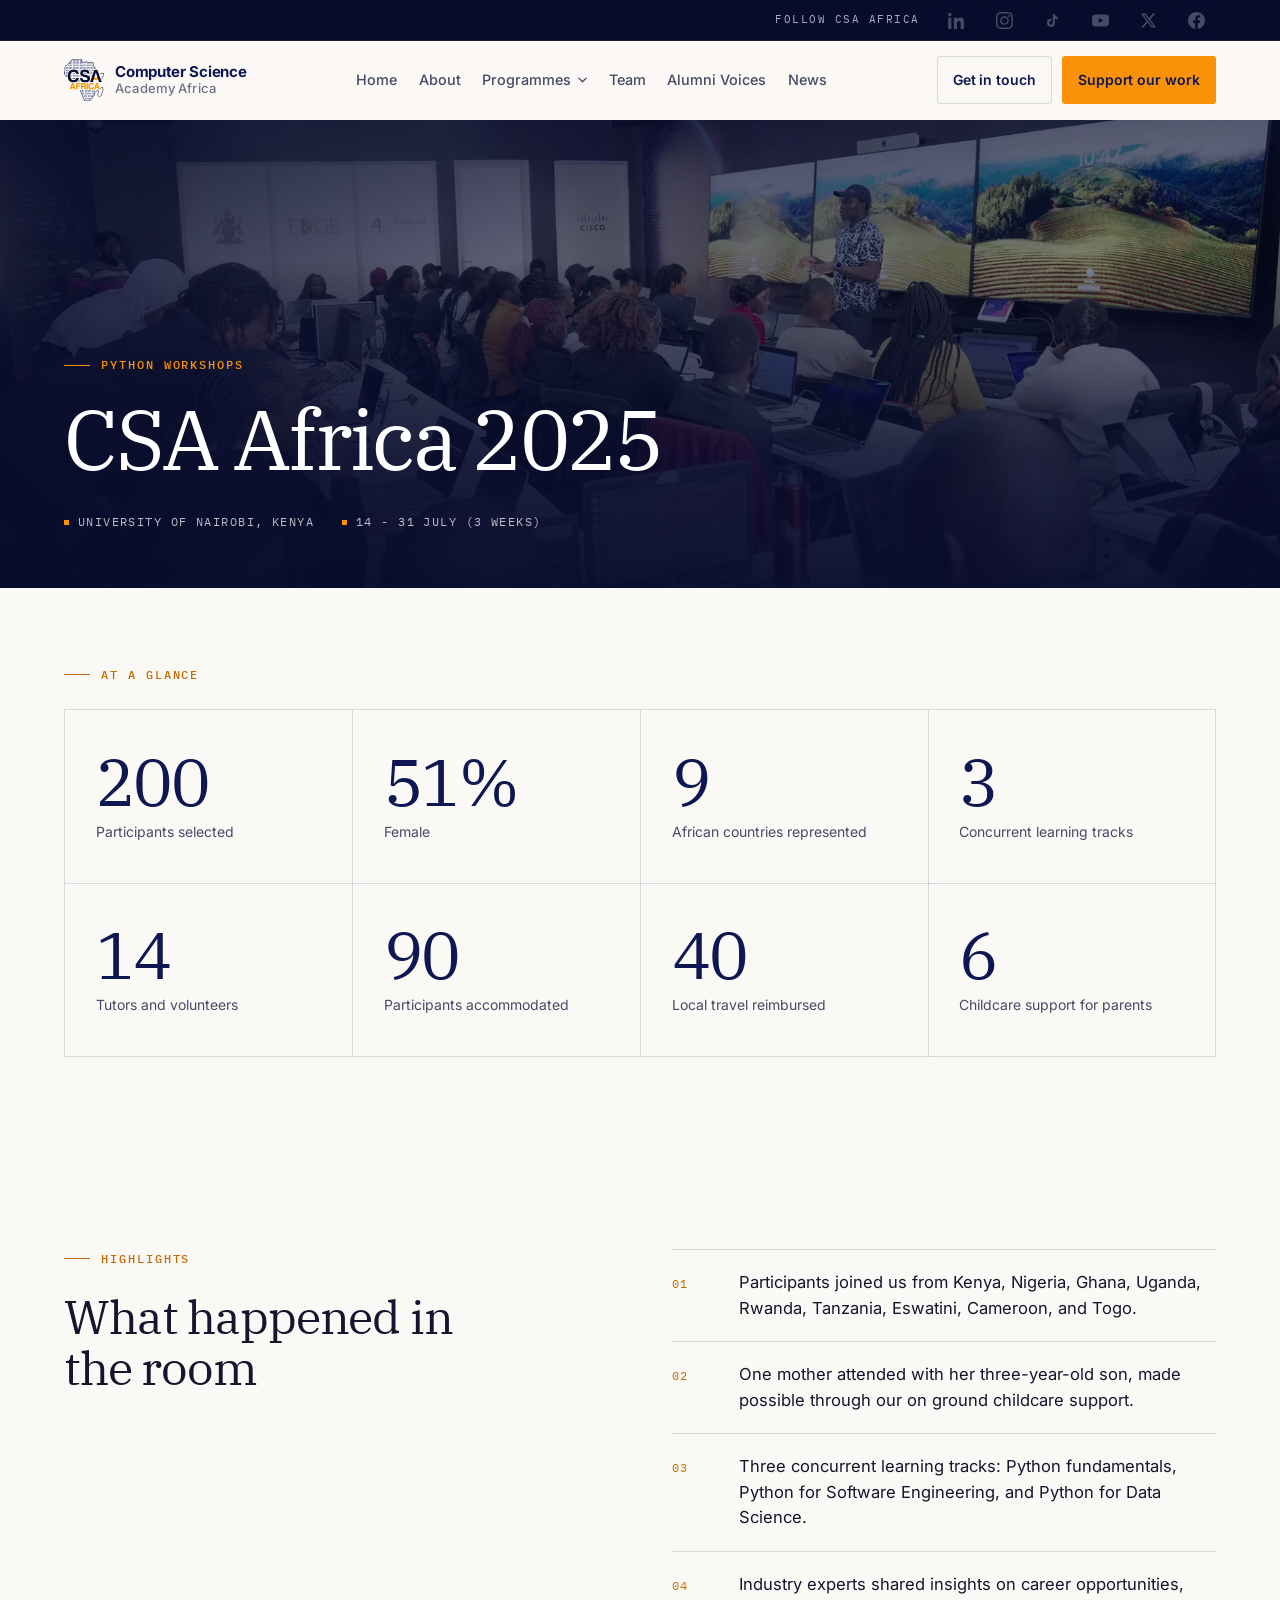
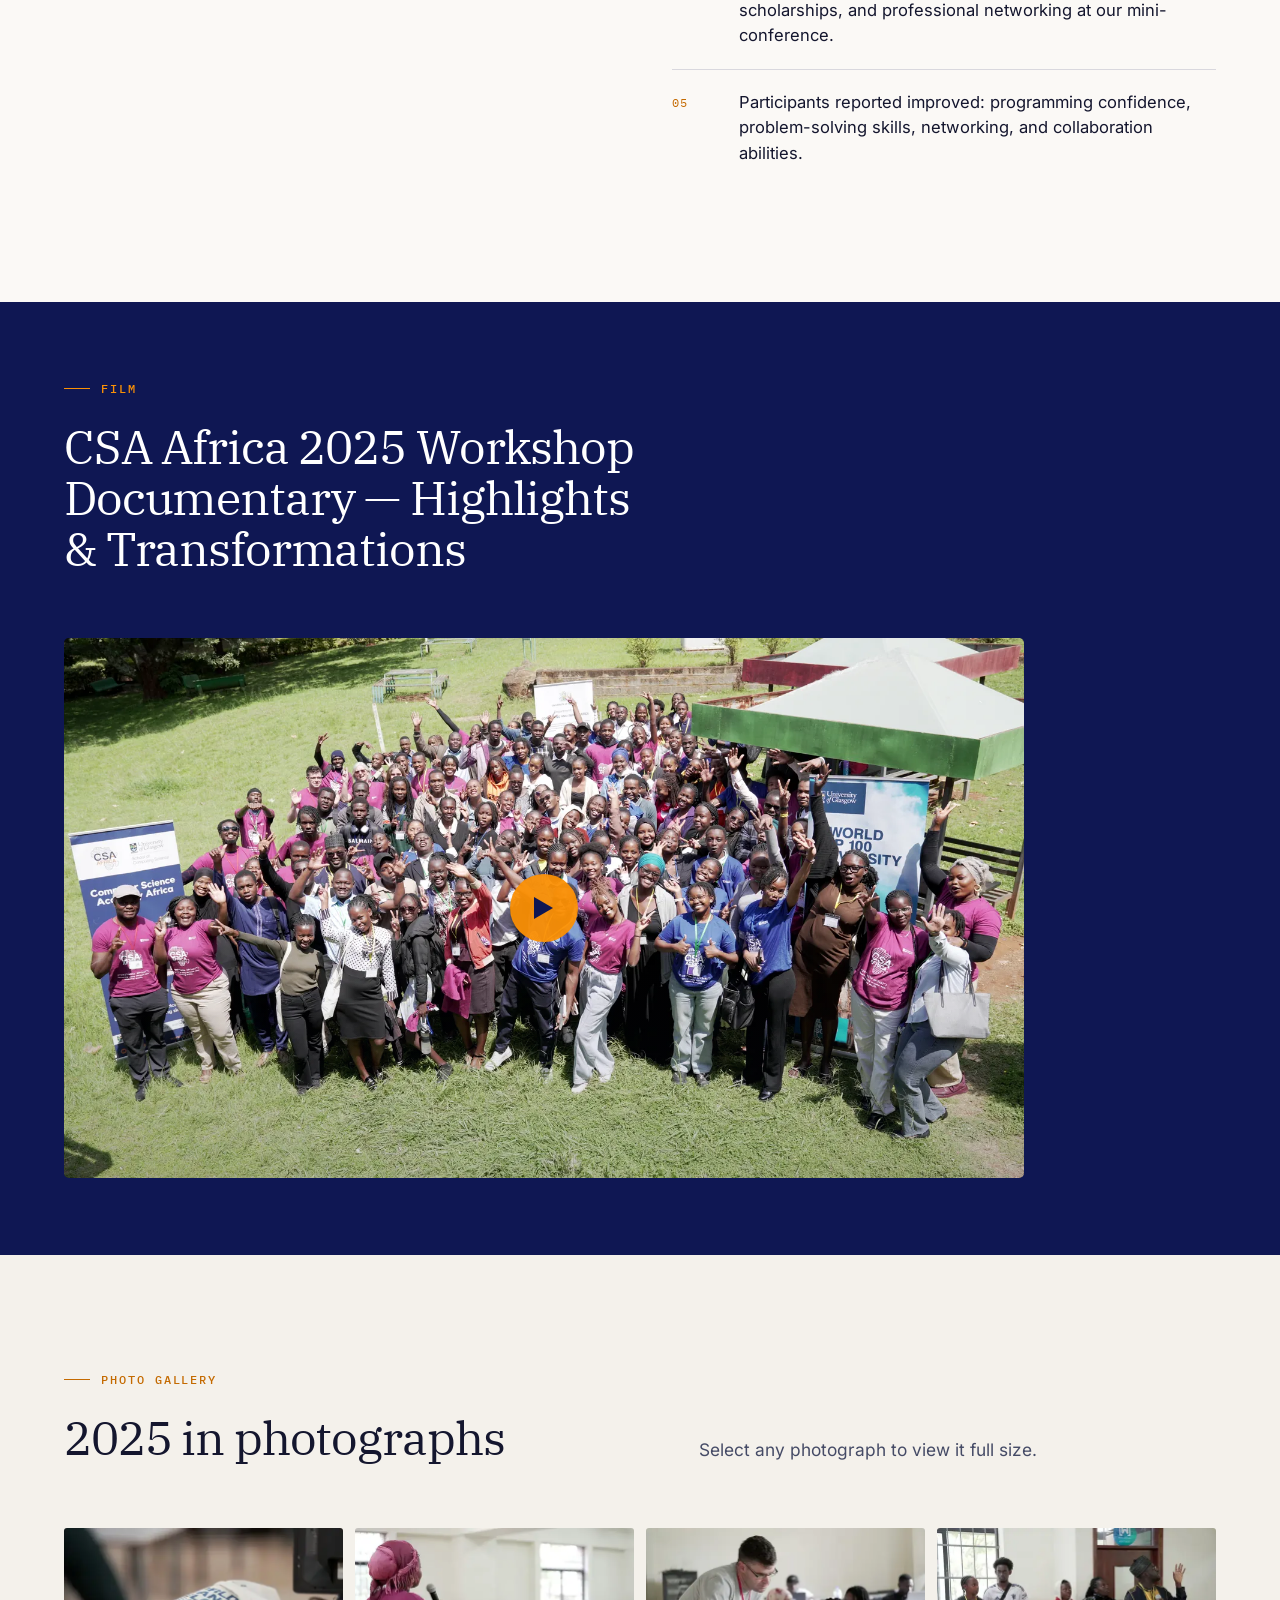
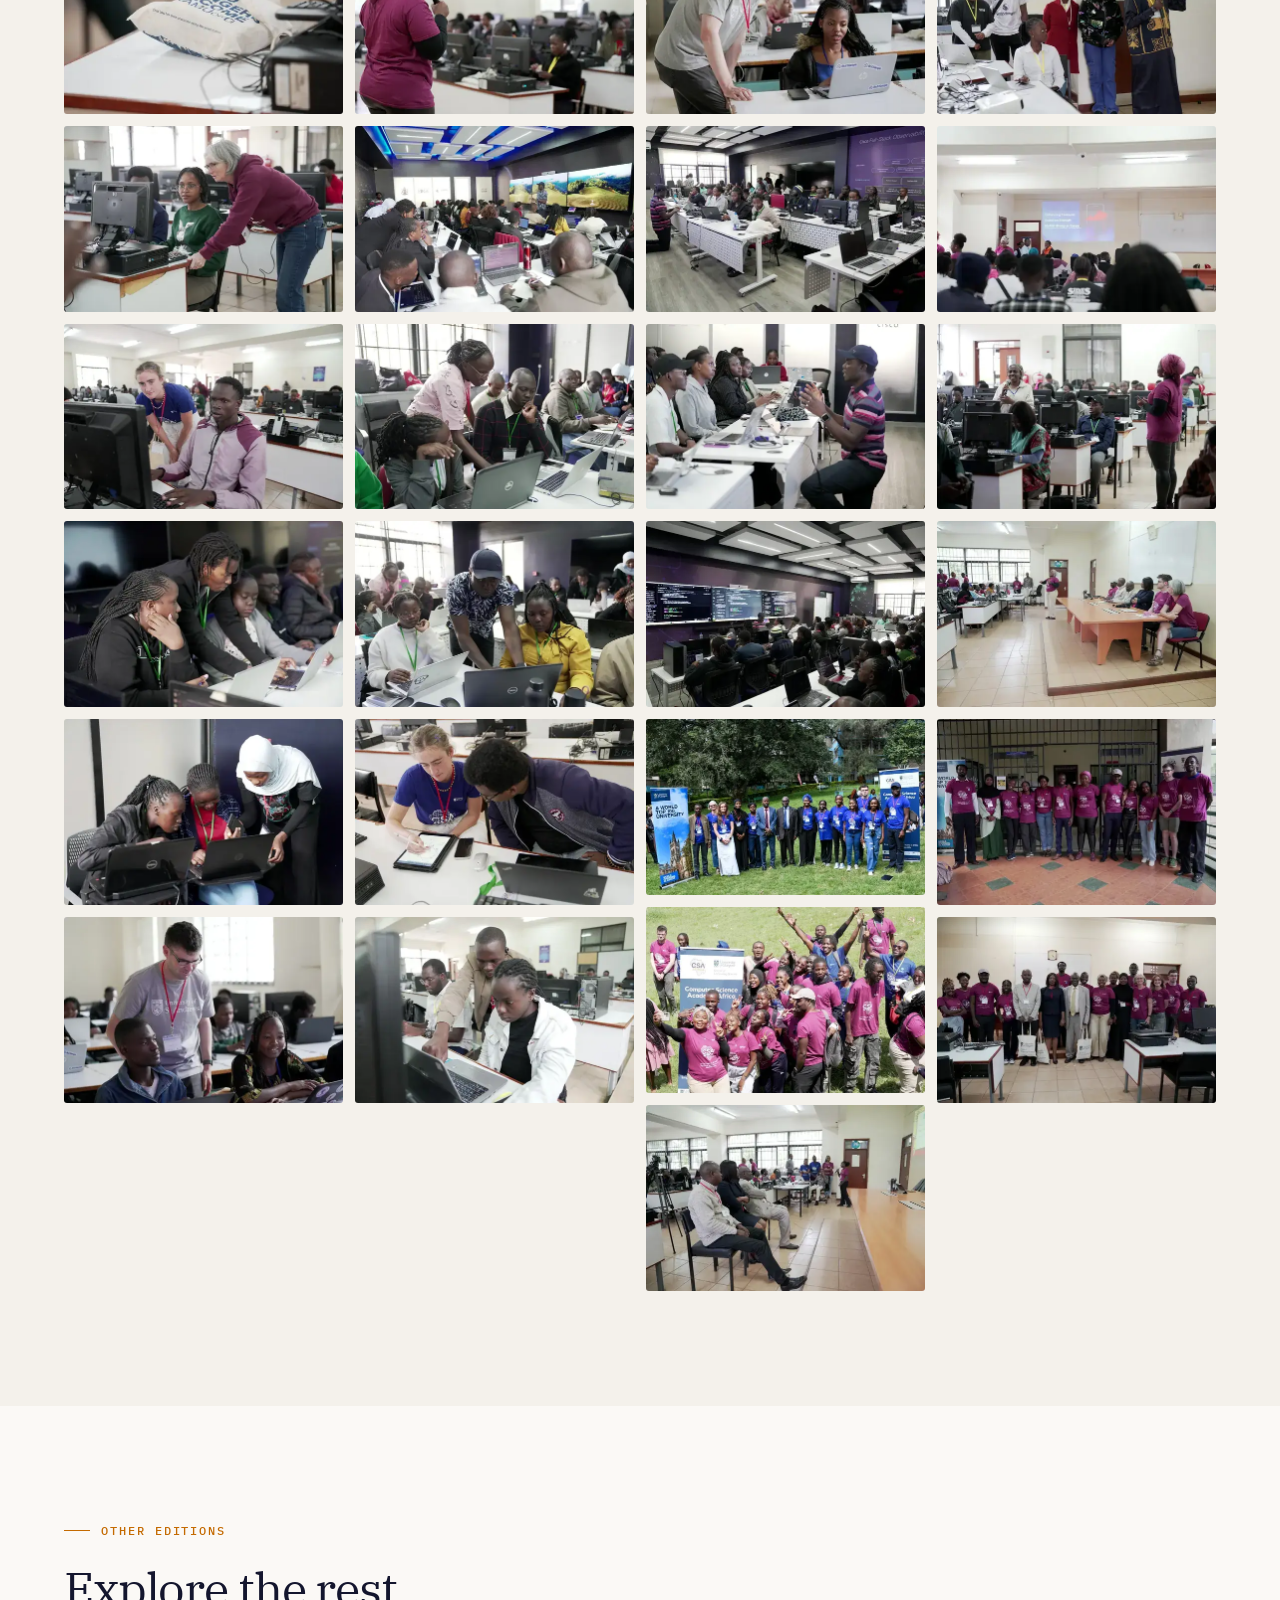
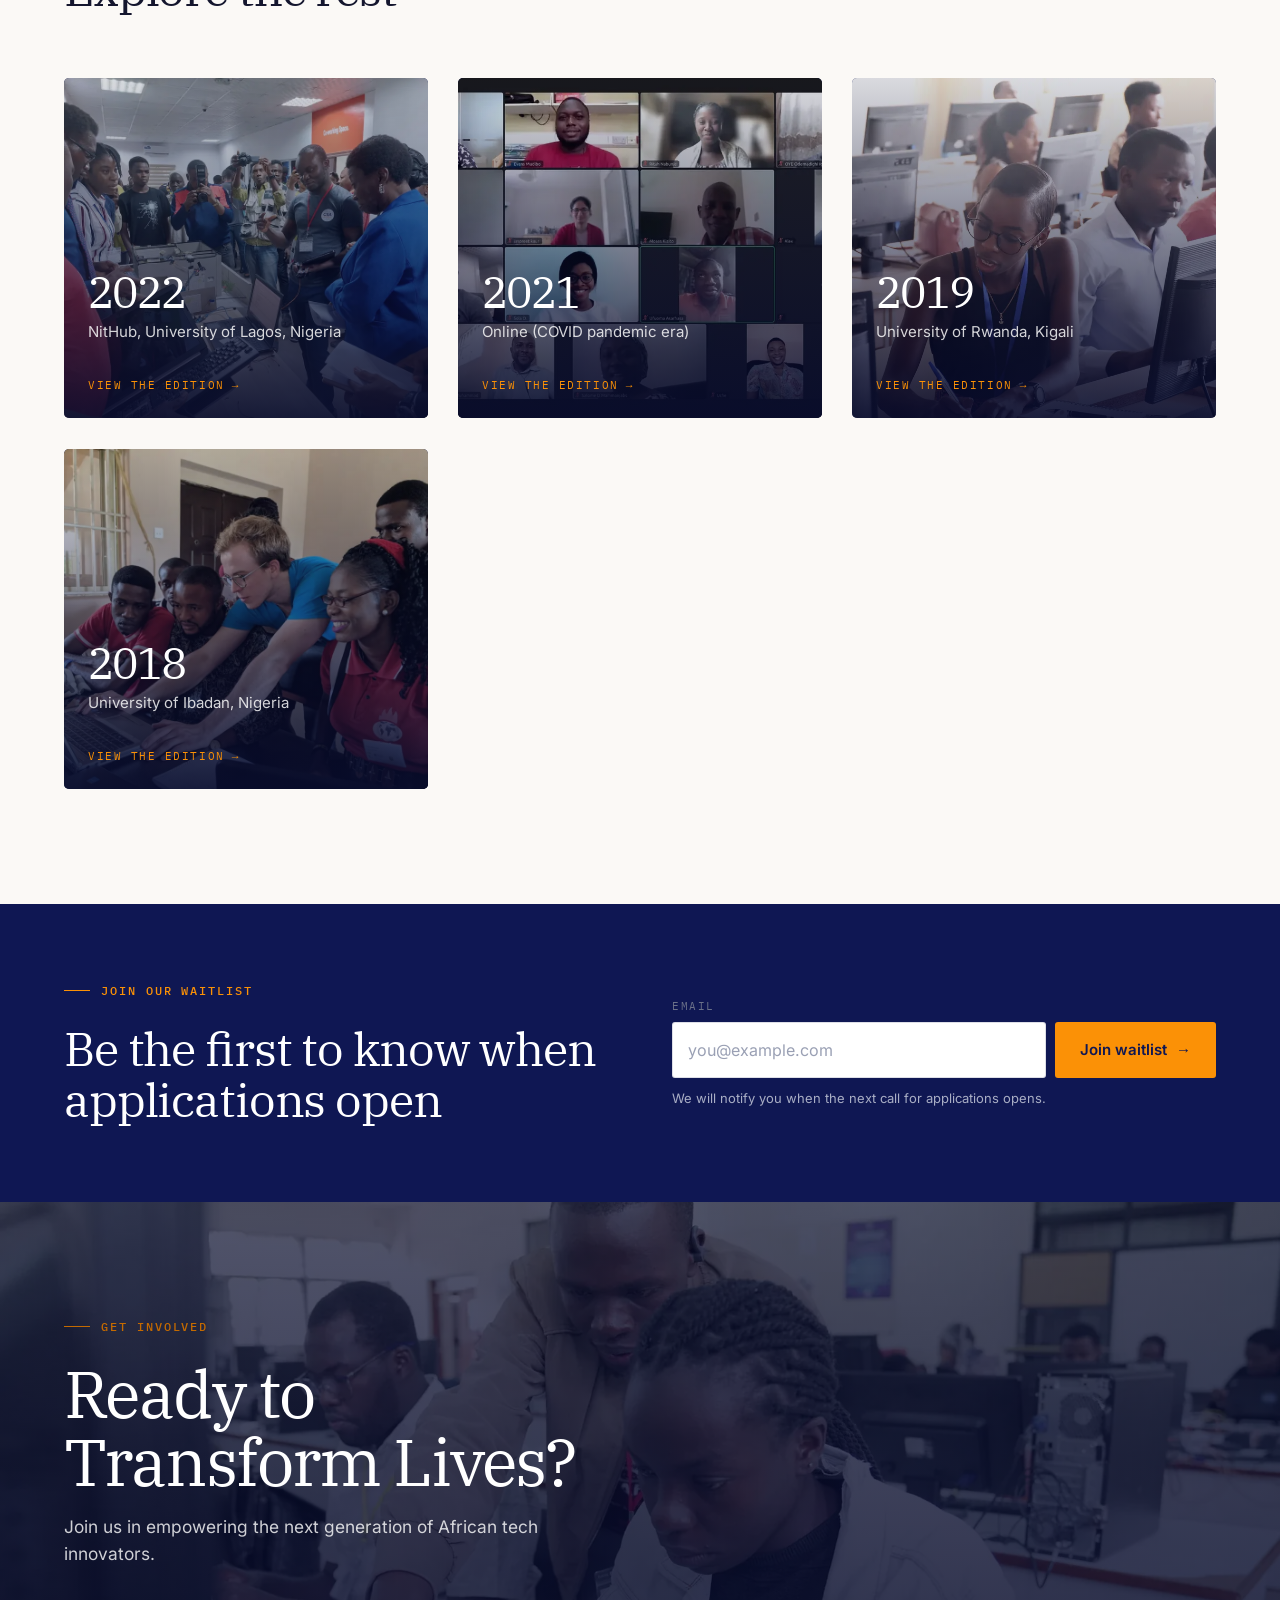
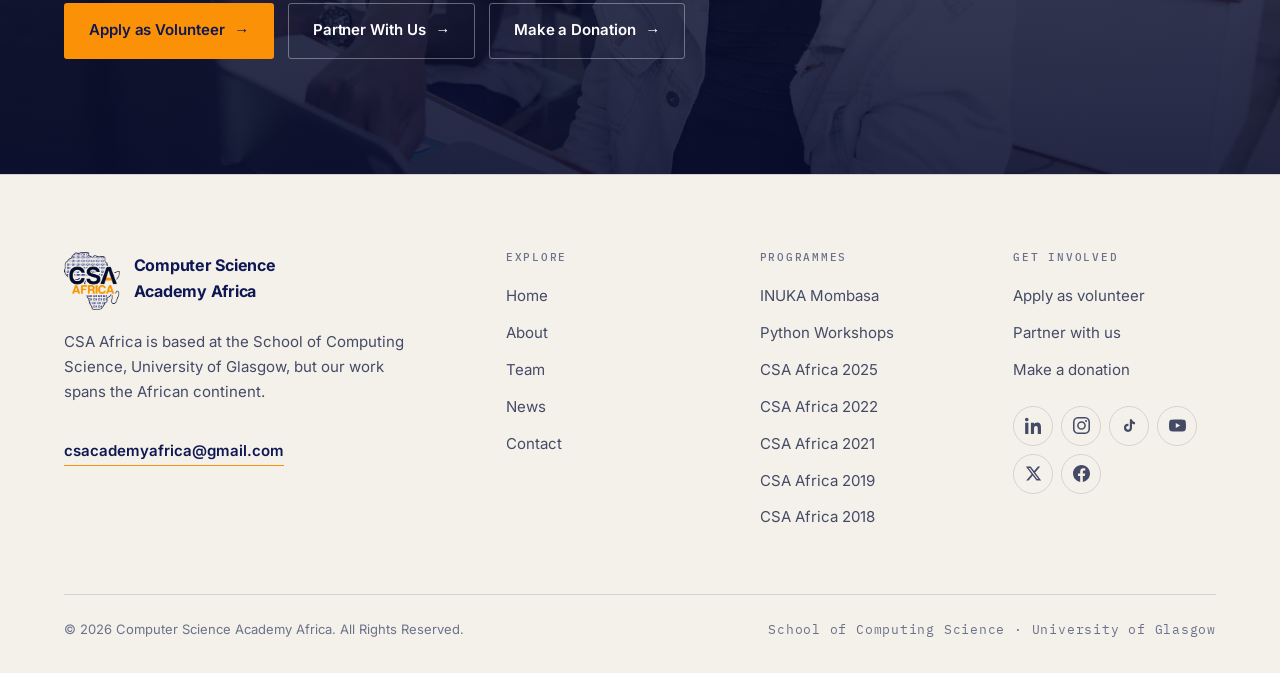
<file: csa-2025.html>
<!doctype html>
<html lang="en">
<head>
<meta charset="utf-8">
<meta name="viewport" content="width=device-width, initial-scale=1">
<title>CSA Africa 2025 — University of Nairobi, Kenya</title>
<meta name="description" content="CSA Africa 2025 took place at University of Nairobi, Kenya, 14 - 31 July (3 weeks). Participants, tracks, highlights and the full photo gallery.">
<link rel="canonical" href="https://www.csaafrica.org/csa-2025.html">
<meta name="theme-color" content="#0f1753">

<meta property="og:type" content="website">
<meta property="og:site_name" content="Computer Science Academy Africa">
<meta property="og:title" content="CSA Africa 2025 — University of Nairobi, Kenya">
<meta property="og:description" content="CSA Africa 2025 took place at University of Nairobi, Kenya, 14 - 31 July (3 weeks). Participants, tracks, highlights and the full photo gallery.">
<meta property="og:url" content="https://www.csaafrica.org/csa-2025.html">
<meta property="og:image" content="https://www.csaafrica.org/assets/img/story/nairobi-2025.webp">
<meta name="twitter:card" content="summary_large_image">

<link rel="icon" href="favicon.ico" sizes="32x32">
<link rel="icon" href="assets/img/brand/icon-192.png" type="image/png" sizes="192x192">
<link rel="icon" href="assets/img/brand/icon-512.png" type="image/png" sizes="512x512">
<link rel="apple-touch-icon" href="assets/img/brand/apple-touch-icon.png">

<link rel="preload" href="assets/fonts/inter-latin.woff2" as="font" type="font/woff2" crossorigin>
<link rel="preload" href="assets/fonts/ibm-plex-serif-400-latin.woff2" as="font" type="font/woff2" crossorigin>
<link rel="stylesheet" href="assets/css/fonts.css">
<link rel="stylesheet" href="assets/css/main.css">
</head>
<body>
<a class="skip-link" href="#main">Skip to content</a>
<div class="topbar"><div class="shell--wide"><div class="topbar__in"><span class="topbar__tag">Follow CSA Africa</span><div class="socials socials--sm"><a href="https://www.linkedin.com/company/csaafrica/" target="_blank" rel="noopener" aria-label="Computer Science Academy Africa on LinkedIn"><svg viewBox="0 0 24 24" aria-hidden="true"><path d="M4.98 3.5C4.98 4.88 3.87 6 2.5 6S0 4.88 0 3.5 1.12 1 2.5 1 4.98 2.12 4.98 3.5zM.22 8.02h4.56V24H.22V8.02zM8.34 8.02h4.37v2.18h.06c.61-1.15 2.1-2.37 4.32-2.37 4.62 0 5.47 3.04 5.47 6.99V24h-4.56v-7.28c0-1.74-.03-3.98-2.43-3.98-2.43 0-2.8 1.9-2.8 3.86V24H8.34V8.02z"/></svg></a><a href="https://www.instagram.com/csacademyafrica/" target="_blank" rel="noopener" aria-label="Computer Science Academy Africa on Instagram"><svg viewBox="0 0 24 24" aria-hidden="true"><path d="M12 2.16c3.2 0 3.58.01 4.85.07 1.17.05 1.8.25 2.23.41.56.22.96.48 1.38.9.42.42.68.82.9 1.38.16.42.36 1.06.41 2.23.06 1.27.07 1.65.07 4.85s-.01 3.58-.07 4.85c-.05 1.17-.25 1.8-.41 2.23-.22.56-.48.96-.9 1.38-.42.42-.82.68-1.38.9-.42.16-1.06.36-2.23.41-1.27.06-1.65.07-4.85.07s-3.58-.01-4.85-.07c-1.17-.05-1.8-.25-2.23-.41-.56-.22-.96-.48-1.38-.9-.42-.42-.68-.82-.9-1.38-.16-.42-.36-1.06-.41-2.23C2.17 15.58 2.16 15.2 2.16 12s.01-3.58.07-4.85c.05-1.17.25-1.8.41-2.23.22-.56.48-.96.9-1.38.42-.42.82-.68 1.38-.9.42-.16 1.06-.36 2.23-.41C8.42 2.17 8.8 2.16 12 2.16zM12 0C8.74 0 8.33.01 7.05.07 5.78.13 4.9.33 4.14.63c-.79.3-1.46.72-2.12 1.38C1.35 2.68.94 3.35.63 4.14.33 4.9.13 5.78.07 7.05.01 8.33 0 8.74 0 12s.01 3.67.07 4.95c.06 1.27.26 2.15.56 2.91.3.79.72 1.46 1.38 2.12.66.66 1.33 1.07 2.12 1.38.76.3 1.64.5 2.91.56C8.33 23.99 8.74 24 12 24s3.67-.01 4.95-.07c1.27-.06 2.15-.26 2.91-.56.79-.3 1.46-.72 2.12-1.38.66-.66 1.07-1.33 1.38-2.12.3-.76.5-1.64.56-2.91.06-1.28.07-1.69.07-4.95s-.01-3.67-.07-4.95c-.06-1.27-.26-2.15-.56-2.91-.3-.79-.72-1.46-1.38-2.12C21.32 1.35 20.65.94 19.86.63 19.1.33 18.22.13 16.95.07 15.67.01 15.26 0 12 0zm0 5.84a6.16 6.16 0 100 12.32A6.16 6.16 0 0012 5.84zm0 10.16a4 4 0 110-8 4 4 0 010 8zm7.85-10.4a1.44 1.44 0 11-2.88 0 1.44 1.44 0 012.88 0z"/></svg></a><a href="https://www.tiktok.com/@csacademyafrica" target="_blank" rel="noopener" aria-label="Computer Science Academy Africa on TikTok"><svg viewBox="0 0 24 24" aria-hidden="true"><path d="M16.6 5.82A4.28 4.28 0 0115.54 3h-3.09v12.4a2.59 2.59 0 01-2.59 2.5 2.59 2.59 0 01-2.59-2.59 2.59 2.59 0 013.19-2.52V9.66a5.7 5.7 0 00-.6-.03A5.68 5.68 0 004.2 15.3 5.68 5.68 0 009.86 21a5.68 5.68 0 005.68-5.68V9.01a7.35 7.35 0 004.3 1.38V7.3a4.28 4.28 0 01-3.24-1.48z"/></svg></a><a href="https://www.youtube.com/channel/UCXm5CcHVNkjLK9IsHDnKdrA" target="_blank" rel="noopener" aria-label="Computer Science Academy Africa on YouTube"><svg viewBox="0 0 24 24" aria-hidden="true"><path d="M23.5 6.19a3.02 3.02 0 00-2.12-2.14C19.5 3.55 12 3.55 12 3.55s-7.5 0-9.38.5A3.02 3.02 0 00.5 6.19C0 8.08 0 12 0 12s0 3.92.5 5.81a3.02 3.02 0 002.12 2.14c1.88.5 9.38.5 9.38.5s7.5 0 9.38-.5a3.02 3.02 0 002.12-2.14C24 15.92 24 12 24 12s0-3.92-.5-5.81zM9.55 15.57V8.43L15.82 12l-6.27 3.57z"/></svg></a><a href="https://twitter.com/CSAcademyAfrica" target="_blank" rel="noopener" aria-label="Computer Science Academy Africa on X"><svg viewBox="0 0 24 24" aria-hidden="true"><path d="M18.24 2.25h3.31l-7.23 8.26 8.5 11.24h-6.66l-5.21-6.82-5.97 6.82H1.66l7.73-8.84L1.25 2.25h6.83l4.71 6.23 5.45-6.23zm-1.16 17.52h1.83L7.08 4.13H5.12l11.96 15.64z"/></svg></a><a href="https://www.facebook.com/CSAcademyAfrica/" target="_blank" rel="noopener" aria-label="Computer Science Academy Africa on Facebook"><svg viewBox="0 0 24 24" aria-hidden="true"><path d="M24 12.07C24 5.4 18.63 0 12 0S0 5.4 0 12.07C0 18.1 4.39 23.09 10.13 24v-8.44H7.08v-3.49h3.05V9.41c0-3.02 1.79-4.69 4.53-4.69 1.31 0 2.68.24 2.68.24v2.96h-1.51c-1.49 0-1.96.93-1.96 1.89v2.26h3.33l-.53 3.49h-2.8V24C19.61 23.09 24 18.1 24 12.07z"/></svg></a></div></div></div></div>
<header class="site-header">
<div class="shell--wide"><div class="site-header__in">
  <a class="brand" href="index.html" aria-label="Computer Science Academy Africa — home">
    <img src="assets/img/brand/logo.webp" width="40" height="42" alt="" fetchpriority="high">
    <span class="brand__txt">Computer Science<span>Academy Africa</span></span>
  </a>

  <nav class="nav" aria-label="Primary">
    <a href="index.html">Home</a>
    <a href="about.html">About</a>
    <div class="nav__group">
      <button class="nav__toggle" type="button" aria-expanded="false" aria-current="page">Programmes <svg width="11" height="11" viewBox="0 0 12 12" aria-hidden="true"><path d="M2 4.5L6 8.5l4-4" stroke="currentColor" stroke-width="1.5" fill="none" stroke-linecap="round"/></svg></button>
      <div class="nav__menu">
        <a href="inuka-mombasa.html">INUKA Mombasa <em>Sept 2026 &#183; Recap</em></a>
        <a href="workshops.html">Python Workshops <em>Annual</em></a>
        <a href="csa-2025.html">CSA 2025 <em>University of Nairobi</em></a><a href="csa-2022.html">CSA 2022 <em>NitHub</em></a><a href="csa-2021.html">CSA 2021 <em>Online (COVID pandemic era)</em></a><a href="csa-2019.html">CSA 2019 <em>University of Rwanda</em></a><a href="csa-2018.html">CSA 2018 <em>University of Ibadan</em></a>
      </div>
    </div>
    <a href="team.html">Team</a>
    <a href="index.html#testimonials">Alumni Voices</a>
    <a href="news.html">News</a>
  </nav>

  <div class="header-cta">
    <a class="btn btn--ghost" href="contact.html">Get in touch</a>
    <a class="btn btn--amber" href="https://givingtoglasgow.hubbub.net/p/csaafrica/" target="_blank" rel="noopener">Support our work</a>
    <button class="burger" type="button" aria-expanded="false" aria-controls="drawer" aria-label="Open menu">
      <span></span><span></span><span></span>
    </button>
  </div>
</div></div>
</header>

<div class="drawer" id="drawer" aria-hidden="true">
  <div class="shell">
    <nav class="drawer__nav" aria-label="Mobile">
      <a href="index.html">Home</a>
      <a href="about.html">About</a>
      <a href="inuka-mombasa.html">INUKA Mombasa</a>
      <details class="drawer__sub">
        <summary>Python Workshops <svg width="11" height="11" viewBox="0 0 12 12" aria-hidden="true"><path d="M2 4.5L6 8.5l4-4" stroke="currentColor" stroke-width="1.5" fill="none" stroke-linecap="round"/></svg></summary>
        <ul>
          <li><a href="workshops.html">Overview <em>How we work</em></a></li>
          <li><a href="csa-2025.html">CSA 2025 <em>University of Nairobi</em></a></li><li><a href="csa-2022.html">CSA 2022 <em>NitHub</em></a></li><li><a href="csa-2021.html">CSA 2021 <em>Online (COVID pandemic era)</em></a></li><li><a href="csa-2019.html">CSA 2019 <em>University of Rwanda</em></a></li><li><a href="csa-2018.html">CSA 2018 <em>University of Ibadan</em></a></li>
        </ul>
      </details>
      <a href="team.html">Team</a>
      <a href="index.html#testimonials">Alumni Voices</a>
      <a href="news.html">News</a>
    </nav>
    <div class="drawer__foot">
      <a class="btn btn--amber" href="https://givingtoglasgow.hubbub.net/p/csaafrica/" target="_blank" rel="noopener">Support our work</a>
      <a class="btn btn--ghost" href="contact.html">Get in touch</a>
    </div>
    <p class="drawer__meta">Get in touch: <a href="mailto:csacademyafrica@gmail.com">csacademyafrica@gmail.com</a></p>
  </div>
</div>
<main id="main">

<section class="phero">
  <div class="phero__media"><img src="assets/img/story/nairobi-2025.webp" srcset="assets/img/story/nairobi-2025@sm.webp 1000w, assets/img/story/nairobi-2025.webp 1800w" sizes="100vw" width="1800" height="1199" alt="CSA Africa 2025, University of Nairobi, Kenya" loading="eager" fetchpriority="high" decoding="async"></div>
  <div class="phero__scrim"></div>
  <div class="shell--wide">
    <p class="eyebrow"><a href="workshops.html" style="color:inherit">Python Workshops</a></p>
    <h1 class="display" style="font-size:clamp(2.6rem,6.6vw,5.6rem)">CSA Africa 2025</h1>
    <div class="phero__meta"><span>University of Nairobi, Kenya</span><span>14 - 31 July (3 weeks)</span></div>
  </div>
</section>

<section class="section--tight section">
  <div class="shell--wide">
    <p class="eyebrow" data-reveal>At a glance</p>
    <div class="stats-grid stats-grid--light" data-reveal-group style="margin-top:1.5rem"><div class="stat" data-reveal><b>200</b><span>Participants selected</span></div><div class="stat" data-reveal><b>51%</b><span>Female</span></div><div class="stat" data-reveal><b>9</b><span>African countries represented</span></div><div class="stat" data-reveal><b>3</b><span>Concurrent learning tracks</span></div><div class="stat" data-reveal><b>14</b><span>Tutors and volunteers</span></div><div class="stat" data-reveal><b>90</b><span>Participants accommodated</span></div><div class="stat" data-reveal><b>40</b><span>Local travel reimbursed</span></div><div class="stat" data-reveal><b>6</b><span>Childcare support for parents</span></div></div>
  </div>
</section>


<section class="section">
  <div class="shell--wide">
    <div class="split split--top">
      <div data-reveal>
        <p class="eyebrow">Highlights</p>
        <h2 class="h2" style="max-width:14ch">What happened in the room</h2>
      </div>
      <ul class="hl-list" data-reveal><li>Participants joined us from Kenya, Nigeria, Ghana, Uganda, Rwanda, Tanzania, Eswatini, Cameroon, and Togo.</li><li>One mother attended with her three-year-old son, made possible through our on ground childcare support.</li><li>Three concurrent learning tracks: Python fundamentals, Python for Software Engineering, and Python for Data Science.</li><li>Industry experts shared insights on career opportunities, scholarships, and professional networking at our mini-conference.</li><li>Participants reported improved: programming confidence, problem-solving skills, networking, and collaboration abilities.</li></ul>
    </div>
  </div>
</section>

<section class="section--tight section band-dark">
  <div class="shell--wide">
    <div class="sec-head sec-head--split">
      <div data-reveal><p class="eyebrow">Film</p><h2 class="h2">CSA Africa 2025 Workshop Documentary — Highlights &amp; Transformations</h2></div>
    </div>
    <div style="max-width:960px" data-reveal><div class="vfacade vfacade--plain"><a class="vfacade__hit" href="https://www.youtube.com/watch?v=pNHeZ6DvzM8" target="_blank" rel="noopener" data-video="pNHeZ6DvzM8" data-video-title="CSA Africa 2025 Workshop Documentary — Highlights &amp; Transformations" aria-label="Play: CSA Africa 2025 Workshop Documentary — Highlights &amp; Transformations"><img src="assets/img/video/csa2025-film.webp" srcset="assets/img/video/csa2025-film@sm.webp 800w, assets/img/video/csa2025-film.webp 1600w" sizes="(min-width: 1040px) 960px, 100vw" width="1600" height="900" alt="The full CSA Africa 2025 cohort together at the University of Nairobi" loading="lazy" decoding="async"><span class="vfacade__play"><svg width="20" height="22" viewBox="0 0 20 22" aria-hidden="true"><path d="M19 11L0 22V0z" fill="currentColor"/></svg></span></a></div></div>
  </div>
</section>

<section class="section band-stone">
  <div class="shell--wide">
    <div class="sec-head sec-head--split">
      <div data-reveal><p class="eyebrow">Photo gallery</p>
        <h2 class="h2">2025 in photographs</h2></div>
      <p class="lead" data-reveal>Select any photograph to view it full size.</p>
    </div>
    <div data-reveal><div class="gallery" data-gallery><button type="button" data-full="assets/img/gallery/csa2025-01.webp" aria-label="Open photo 1 of 25"><img src="assets/img/gallery/thumb/csa2025-01.webp" width="560" height="373" loading="lazy" decoding="async" alt="CSA Africa 2025, photograph 1"></button><button type="button" data-full="assets/img/gallery/csa2025-02.webp" aria-label="Open photo 2 of 25"><img src="assets/img/gallery/thumb/csa2025-02.webp" width="560" height="373" loading="lazy" decoding="async" alt="CSA Africa 2025, photograph 2"></button><button type="button" data-full="assets/img/gallery/csa2025-03.webp" aria-label="Open photo 3 of 25"><img src="assets/img/gallery/thumb/csa2025-03.webp" width="560" height="373" loading="lazy" decoding="async" alt="CSA Africa 2025, photograph 3"></button><button type="button" data-full="assets/img/gallery/csa2025-04.webp" aria-label="Open photo 4 of 25"><img src="assets/img/gallery/thumb/csa2025-04.webp" width="560" height="373" loading="lazy" decoding="async" alt="CSA Africa 2025, photograph 4"></button><button type="button" data-full="assets/img/gallery/csa2025-05.webp" aria-label="Open photo 5 of 25"><img src="assets/img/gallery/thumb/csa2025-05.webp" width="560" height="373" loading="lazy" decoding="async" alt="CSA Africa 2025, photograph 5"></button><button type="button" data-full="assets/img/gallery/csa2025-06.webp" aria-label="Open photo 6 of 25"><img src="assets/img/gallery/thumb/csa2025-06.webp" width="560" height="373" loading="lazy" decoding="async" alt="CSA Africa 2025, photograph 6"></button><button type="button" data-full="assets/img/gallery/csa2025-07.webp" aria-label="Open photo 7 of 25"><img src="assets/img/gallery/thumb/csa2025-07.webp" width="560" height="373" loading="lazy" decoding="async" alt="CSA Africa 2025, photograph 7"></button><button type="button" data-full="assets/img/gallery/csa2025-08.webp" aria-label="Open photo 8 of 25"><img src="assets/img/gallery/thumb/csa2025-08.webp" width="560" height="373" loading="lazy" decoding="async" alt="CSA Africa 2025, photograph 8"></button><button type="button" data-full="assets/img/gallery/csa2025-09.webp" aria-label="Open photo 9 of 25"><img src="assets/img/gallery/thumb/csa2025-09.webp" width="560" height="373" loading="lazy" decoding="async" alt="CSA Africa 2025, photograph 9"></button><button type="button" data-full="assets/img/gallery/csa2025-10.webp" aria-label="Open photo 10 of 25"><img src="assets/img/gallery/thumb/csa2025-10.webp" width="560" height="373" loading="lazy" decoding="async" alt="CSA Africa 2025, photograph 10"></button><button type="button" data-full="assets/img/gallery/csa2025-11.webp" aria-label="Open photo 11 of 25"><img src="assets/img/gallery/thumb/csa2025-11.webp" width="560" height="373" loading="lazy" decoding="async" alt="CSA Africa 2025, photograph 11"></button><button type="button" data-full="assets/img/gallery/csa2025-12.webp" aria-label="Open photo 12 of 25"><img src="assets/img/gallery/thumb/csa2025-12.webp" width="560" height="373" loading="lazy" decoding="async" alt="CSA Africa 2025, photograph 12"></button><button type="button" data-full="assets/img/gallery/csa2025-13.webp" aria-label="Open photo 13 of 25"><img src="assets/img/gallery/thumb/csa2025-13.webp" width="560" height="373" loading="lazy" decoding="async" alt="CSA Africa 2025, photograph 13"></button><button type="button" data-full="assets/img/gallery/csa2025-14.webp" aria-label="Open photo 14 of 25"><img src="assets/img/gallery/thumb/csa2025-14.webp" width="560" height="373" loading="lazy" decoding="async" alt="CSA Africa 2025, photograph 14"></button><button type="button" data-full="assets/img/gallery/csa2025-15.webp" aria-label="Open photo 15 of 25"><img src="assets/img/gallery/thumb/csa2025-15.webp" width="560" height="373" loading="lazy" decoding="async" alt="CSA Africa 2025, photograph 15"></button><button type="button" data-full="assets/img/gallery/csa2025-16.webp" aria-label="Open photo 16 of 25"><img src="assets/img/gallery/thumb/csa2025-16.webp" width="560" height="373" loading="lazy" decoding="async" alt="CSA Africa 2025, photograph 16"></button><button type="button" data-full="assets/img/gallery/csa2025-17.webp" aria-label="Open photo 17 of 25"><img src="assets/img/gallery/thumb/csa2025-17.webp" width="560" height="353" loading="lazy" decoding="async" alt="CSA Africa 2025, photograph 17"></button><button type="button" data-full="assets/img/gallery/csa2025-18.webp" aria-label="Open photo 18 of 25"><img src="assets/img/gallery/thumb/csa2025-18.webp" width="560" height="373" loading="lazy" decoding="async" alt="CSA Africa 2025, photograph 18"></button><button type="button" data-full="assets/img/gallery/csa2025-19.webp" aria-label="Open photo 19 of 25"><img src="assets/img/gallery/thumb/csa2025-19.webp" width="560" height="373" loading="lazy" decoding="async" alt="CSA Africa 2025, photograph 19"></button><button type="button" data-full="assets/img/gallery/csa2025-20.webp" aria-label="Open photo 20 of 25"><img src="assets/img/gallery/thumb/csa2025-20.webp" width="560" height="373" loading="lazy" decoding="async" alt="CSA Africa 2025, photograph 20"></button><button type="button" data-full="assets/img/gallery/csa2025-21.webp" aria-label="Open photo 21 of 25"><img src="assets/img/gallery/thumb/csa2025-21.webp" width="560" height="373" loading="lazy" decoding="async" alt="CSA Africa 2025, photograph 21"></button><button type="button" data-full="assets/img/gallery/csa2025-22.webp" aria-label="Open photo 22 of 25"><img src="assets/img/gallery/thumb/csa2025-22.webp" width="560" height="373" loading="lazy" decoding="async" alt="CSA Africa 2025, photograph 22"></button><button type="button" data-full="assets/img/gallery/csa2025-23.webp" aria-label="Open photo 23 of 25"><img src="assets/img/gallery/thumb/csa2025-23.webp" width="560" height="373" loading="lazy" decoding="async" alt="CSA Africa 2025, photograph 23"></button><button type="button" data-full="assets/img/gallery/csa2025-24.webp" aria-label="Open photo 24 of 25"><img src="assets/img/gallery/thumb/csa2025-24.webp" width="560" height="373" loading="lazy" decoding="async" alt="CSA Africa 2025, photograph 24"></button><button type="button" data-full="assets/img/gallery/csa2025-25.webp" aria-label="Open photo 25 of 25"><img src="assets/img/gallery/thumb/csa2025-25.webp" width="560" height="373" loading="lazy" decoding="async" alt="CSA Africa 2025, photograph 25"></button></div></div>
  </div>
</section>

<section class="section">
  <div class="shell--wide">
    <div class="sec-head sec-head--split">
      <div data-reveal><p class="eyebrow">Other editions</p>
        <h2 class="h2">Explore the rest</h2></div>
    </div>
    <div class="card-grid card-grid--editions" data-reveal-group><a class="edition" href="csa-2022.html" data-reveal><span class="edition__img"><img src="assets/img/story/lagos-2022.webp" srcset="assets/img/story/lagos-2022@sm.webp 1000w, assets/img/story/lagos-2022.webp 1800w" sizes="(min-width: 900px) 50vw, 100vw" width="1800" height="1350" alt="CSA Africa 2022" loading="lazy" decoding="async"></span><div class="edition__year">2022</div><p class="edition__place">NitHub, University of Lagos, Nigeria</p><span class="edition__more">View the edition <span class="arw" aria-hidden="true">&#8594;</span></span></a><a class="edition" href="csa-2021.html" data-reveal><span class="edition__img"><img src="assets/img/story/online-2021.webp" srcset="assets/img/story/online-2021@sm.webp 1000w, assets/img/story/online-2021.webp 1600w" sizes="(min-width: 900px) 50vw, 100vw" width="1600" height="900" alt="CSA Africa 2021" loading="lazy" decoding="async"></span><div class="edition__year">2021</div><p class="edition__place">Online (COVID pandemic era)</p><span class="edition__more">View the edition <span class="arw" aria-hidden="true">&#8594;</span></span></a><a class="edition" href="csa-2019.html" data-reveal><span class="edition__img"><img src="assets/img/story/kigali-2019.webp" srcset="assets/img/story/kigali-2019@sm.webp 1000w, assets/img/story/kigali-2019.webp 1800w" sizes="(min-width: 900px) 50vw, 100vw" width="1800" height="1201" alt="CSA Africa 2019" loading="lazy" decoding="async"></span><div class="edition__year">2019</div><p class="edition__place">University of Rwanda, Kigali</p><span class="edition__more">View the edition <span class="arw" aria-hidden="true">&#8594;</span></span></a><a class="edition" href="csa-2018.html" data-reveal><span class="edition__img"><img src="assets/img/story/ibadan-2018.webp" srcset="assets/img/story/ibadan-2018@sm.webp 1000w, assets/img/story/ibadan-2018.webp 1600w" sizes="(min-width: 900px) 50vw, 100vw" width="1600" height="1200" alt="CSA Africa 2018" loading="lazy" decoding="async"></span><div class="edition__year">2018</div><p class="edition__place">University of Ibadan, Nigeria</p><span class="edition__more">View the edition <span class="arw" aria-hidden="true">&#8594;</span></span></a></div>
  </div>
</section>

<section class="section--tight section band-dark">
  <div class="shell--wide">
    <div class="split" style="align-items:center">
      <div data-reveal>
        <p class="eyebrow">Join our waitlist</p>
        <h2 class="h2">Be the first to know when applications open</h2>
      </div>
      <div data-reveal>
        <form class="inline-form" data-mailto="csacademyafrica@gmail.com" data-subject="Waitlist: CSA Africa Python Workshop">
          <div class="field" style="flex:1 1 240px">
            <label for="wl-email">Email</label>
            <input id="wl-email" name="email" data-label="Email" type="email" required
                   placeholder="you@example.com" autocomplete="email">
          </div>
          <button class="btn btn--amber" type="submit" style="align-self:end">Join waitlist <span class="arw" aria-hidden="true">&#8594;</span></button>
          <p class="form__note" data-form-status style="flex:1 1 100%;color:var(--on-dark-2)">
            We will notify you when the next call for applications opens.</p>
        </form>
      </div>
    </div>
  </div>
</section>

<section class="cta-band">
  <div class="cta-band__media"><img src="assets/img/story/teamwork.webp" srcset="assets/img/story/teamwork@sm.webp 1000w, assets/img/story/teamwork.webp 1800w" sizes="100vw" width="1800" height="1200" alt="CSA Africa participants working together during a workshop" loading="lazy" decoding="async"></div>
  <div class="shell">
    <p class="eyebrow" data-reveal>Get involved</p>
    <h2 class="h1" data-reveal>Ready to Transform Lives?</h2>
    <p class="lead" data-reveal>Join us in empowering the next generation of African tech innovators.</p>
    <div class="btn-row" data-reveal>
      <a class="btn btn--amber" href="https://forms.office.com/pages/responsepage.aspx?id=KVxybjp2UE-B8i4lTwEzyNYh8sd1qzlKhtxB8q6RSWpUQTZDT05MRVFEWDI0SjYwQURaWVFXRFpDVi4u&route=shorturl" target="_blank" rel="noopener">Apply as Volunteer <span class="arw" aria-hidden="true">&#8594;</span></a>
      <a class="btn btn--on-dark" href="contact.html">Partner With Us <span class="arw" aria-hidden="true">&#8594;</span></a>
      <a class="btn btn--on-dark" href="https://givingtoglasgow.hubbub.net/p/csaafrica/" target="_blank" rel="noopener">Make a Donation <span class="arw" aria-hidden="true">&#8594;</span></a>
    </div>
  </div>
</section>

</main>
<footer class="site-footer">
<div class="shell--wide">
  <div class="footer-grid">
    <div>
      <div class="footer-brand">
        <img src="assets/img/brand/logo.webp" width="56" height="59" alt="CSA Africa logo" loading="lazy">
        <div><strong>Computer Science<br>Academy Africa</strong></div>
      </div>
      <p class="footer-about">CSA Africa is based at the School of Computing Science, University of Glasgow, but our work spans the African continent.</p>
      <a class="footer-mail" href="mailto:csacademyafrica@gmail.com">csacademyafrica@gmail.com</a>
    </div>

    <div class="footer-col">
      <h4>Explore</h4>
      <ul>
        <li><a href="index.html">Home</a></li>
        <li><a href="about.html">About</a></li>
        <li><a href="team.html">Team</a></li>
        <li><a href="news.html">News</a></li>
        <li><a href="contact.html">Contact</a></li>
      </ul>
    </div>

    <div class="footer-col">
      <h4>Programmes</h4>
      <ul>
        <li><a href="inuka-mombasa.html">INUKA Mombasa</a></li>
        <li><a href="workshops.html">Python Workshops</a></li>
        <li><a href="csa-2025.html">CSA Africa 2025</a></li><li><a href="csa-2022.html">CSA Africa 2022</a></li><li><a href="csa-2021.html">CSA Africa 2021</a></li><li><a href="csa-2019.html">CSA Africa 2019</a></li><li><a href="csa-2018.html">CSA Africa 2018</a></li>
      </ul>
    </div>

    <div class="footer-col">
      <h4>Get involved</h4>
      <ul>
        <li><a href="https://forms.office.com/pages/responsepage.aspx?id=KVxybjp2UE-B8i4lTwEzyNYh8sd1qzlKhtxB8q6RSWpUQTZDT05MRVFEWDI0SjYwQURaWVFXRFpDVi4u&route=shorturl" target="_blank" rel="noopener">Apply as volunteer</a></li>
        <li><a href="contact.html">Partner with us</a></li>
        <li><a href="https://givingtoglasgow.hubbub.net/p/csaafrica/" target="_blank" rel="noopener">Make a donation</a></li>
      </ul>
      <div class="socials" style="margin-top:1.4rem"><a href="https://www.linkedin.com/company/csaafrica/" target="_blank" rel="noopener" aria-label="Computer Science Academy Africa on LinkedIn"><svg viewBox="0 0 24 24" aria-hidden="true"><path d="M4.98 3.5C4.98 4.88 3.87 6 2.5 6S0 4.88 0 3.5 1.12 1 2.5 1 4.98 2.12 4.98 3.5zM.22 8.02h4.56V24H.22V8.02zM8.34 8.02h4.37v2.18h.06c.61-1.15 2.1-2.37 4.32-2.37 4.62 0 5.47 3.04 5.47 6.99V24h-4.56v-7.28c0-1.74-.03-3.98-2.43-3.98-2.43 0-2.8 1.9-2.8 3.86V24H8.34V8.02z"/></svg></a><a href="https://www.instagram.com/csacademyafrica/" target="_blank" rel="noopener" aria-label="Computer Science Academy Africa on Instagram"><svg viewBox="0 0 24 24" aria-hidden="true"><path d="M12 2.16c3.2 0 3.58.01 4.85.07 1.17.05 1.8.25 2.23.41.56.22.96.48 1.38.9.42.42.68.82.9 1.38.16.42.36 1.06.41 2.23.06 1.27.07 1.65.07 4.85s-.01 3.58-.07 4.85c-.05 1.17-.25 1.8-.41 2.23-.22.56-.48.96-.9 1.38-.42.42-.82.68-1.38.9-.42.16-1.06.36-2.23.41-1.27.06-1.65.07-4.85.07s-3.58-.01-4.85-.07c-1.17-.05-1.8-.25-2.23-.41-.56-.22-.96-.48-1.38-.9-.42-.42-.68-.82-.9-1.38-.16-.42-.36-1.06-.41-2.23C2.17 15.58 2.16 15.2 2.16 12s.01-3.58.07-4.85c.05-1.17.25-1.8.41-2.23.22-.56.48-.96.9-1.38.42-.42.82-.68 1.38-.9.42-.16 1.06-.36 2.23-.41C8.42 2.17 8.8 2.16 12 2.16zM12 0C8.74 0 8.33.01 7.05.07 5.78.13 4.9.33 4.14.63c-.79.3-1.46.72-2.12 1.38C1.35 2.68.94 3.35.63 4.14.33 4.9.13 5.78.07 7.05.01 8.33 0 8.74 0 12s.01 3.67.07 4.95c.06 1.27.26 2.15.56 2.91.3.79.72 1.46 1.38 2.12.66.66 1.33 1.07 2.12 1.38.76.3 1.64.5 2.91.56C8.33 23.99 8.74 24 12 24s3.67-.01 4.95-.07c1.27-.06 2.15-.26 2.91-.56.79-.3 1.46-.72 2.12-1.38.66-.66 1.07-1.33 1.38-2.12.3-.76.5-1.64.56-2.91.06-1.28.07-1.69.07-4.95s-.01-3.67-.07-4.95c-.06-1.27-.26-2.15-.56-2.91-.3-.79-.72-1.46-1.38-2.12C21.32 1.35 20.65.94 19.86.63 19.1.33 18.22.13 16.95.07 15.67.01 15.26 0 12 0zm0 5.84a6.16 6.16 0 100 12.32A6.16 6.16 0 0012 5.84zm0 10.16a4 4 0 110-8 4 4 0 010 8zm7.85-10.4a1.44 1.44 0 11-2.88 0 1.44 1.44 0 012.88 0z"/></svg></a><a href="https://www.tiktok.com/@csacademyafrica" target="_blank" rel="noopener" aria-label="Computer Science Academy Africa on TikTok"><svg viewBox="0 0 24 24" aria-hidden="true"><path d="M16.6 5.82A4.28 4.28 0 0115.54 3h-3.09v12.4a2.59 2.59 0 01-2.59 2.5 2.59 2.59 0 01-2.59-2.59 2.59 2.59 0 013.19-2.52V9.66a5.7 5.7 0 00-.6-.03A5.68 5.68 0 004.2 15.3 5.68 5.68 0 009.86 21a5.68 5.68 0 005.68-5.68V9.01a7.35 7.35 0 004.3 1.38V7.3a4.28 4.28 0 01-3.24-1.48z"/></svg></a><a href="https://www.youtube.com/channel/UCXm5CcHVNkjLK9IsHDnKdrA" target="_blank" rel="noopener" aria-label="Computer Science Academy Africa on YouTube"><svg viewBox="0 0 24 24" aria-hidden="true"><path d="M23.5 6.19a3.02 3.02 0 00-2.12-2.14C19.5 3.55 12 3.55 12 3.55s-7.5 0-9.38.5A3.02 3.02 0 00.5 6.19C0 8.08 0 12 0 12s0 3.92.5 5.81a3.02 3.02 0 002.12 2.14c1.88.5 9.38.5 9.38.5s7.5 0 9.38-.5a3.02 3.02 0 002.12-2.14C24 15.92 24 12 24 12s0-3.92-.5-5.81zM9.55 15.57V8.43L15.82 12l-6.27 3.57z"/></svg></a><a href="https://twitter.com/CSAcademyAfrica" target="_blank" rel="noopener" aria-label="Computer Science Academy Africa on X"><svg viewBox="0 0 24 24" aria-hidden="true"><path d="M18.24 2.25h3.31l-7.23 8.26 8.5 11.24h-6.66l-5.21-6.82-5.97 6.82H1.66l7.73-8.84L1.25 2.25h6.83l4.71 6.23 5.45-6.23zm-1.16 17.52h1.83L7.08 4.13H5.12l11.96 15.64z"/></svg></a><a href="https://www.facebook.com/CSAcademyAfrica/" target="_blank" rel="noopener" aria-label="Computer Science Academy Africa on Facebook"><svg viewBox="0 0 24 24" aria-hidden="true"><path d="M24 12.07C24 5.4 18.63 0 12 0S0 5.4 0 12.07C0 18.1 4.39 23.09 10.13 24v-8.44H7.08v-3.49h3.05V9.41c0-3.02 1.79-4.69 4.53-4.69 1.31 0 2.68.24 2.68.24v2.96h-1.51c-1.49 0-1.96.93-1.96 1.89v2.26h3.33l-.53 3.49h-2.8V24C19.61 23.09 24 18.1 24 12.07z"/></svg></a></div>
    </div>
  </div>

  <div class="footer-base">
    <span>&#169; <span data-year>2026</span> Computer Science Academy Africa. All Rights Reserved.</span>
    <span class="mono">School of Computing Science &#183; University of Glasgow</span>
  </div>
</div>
</footer>
<script src="assets/js/main.js" defer></script>
</body>
</html>
</file>
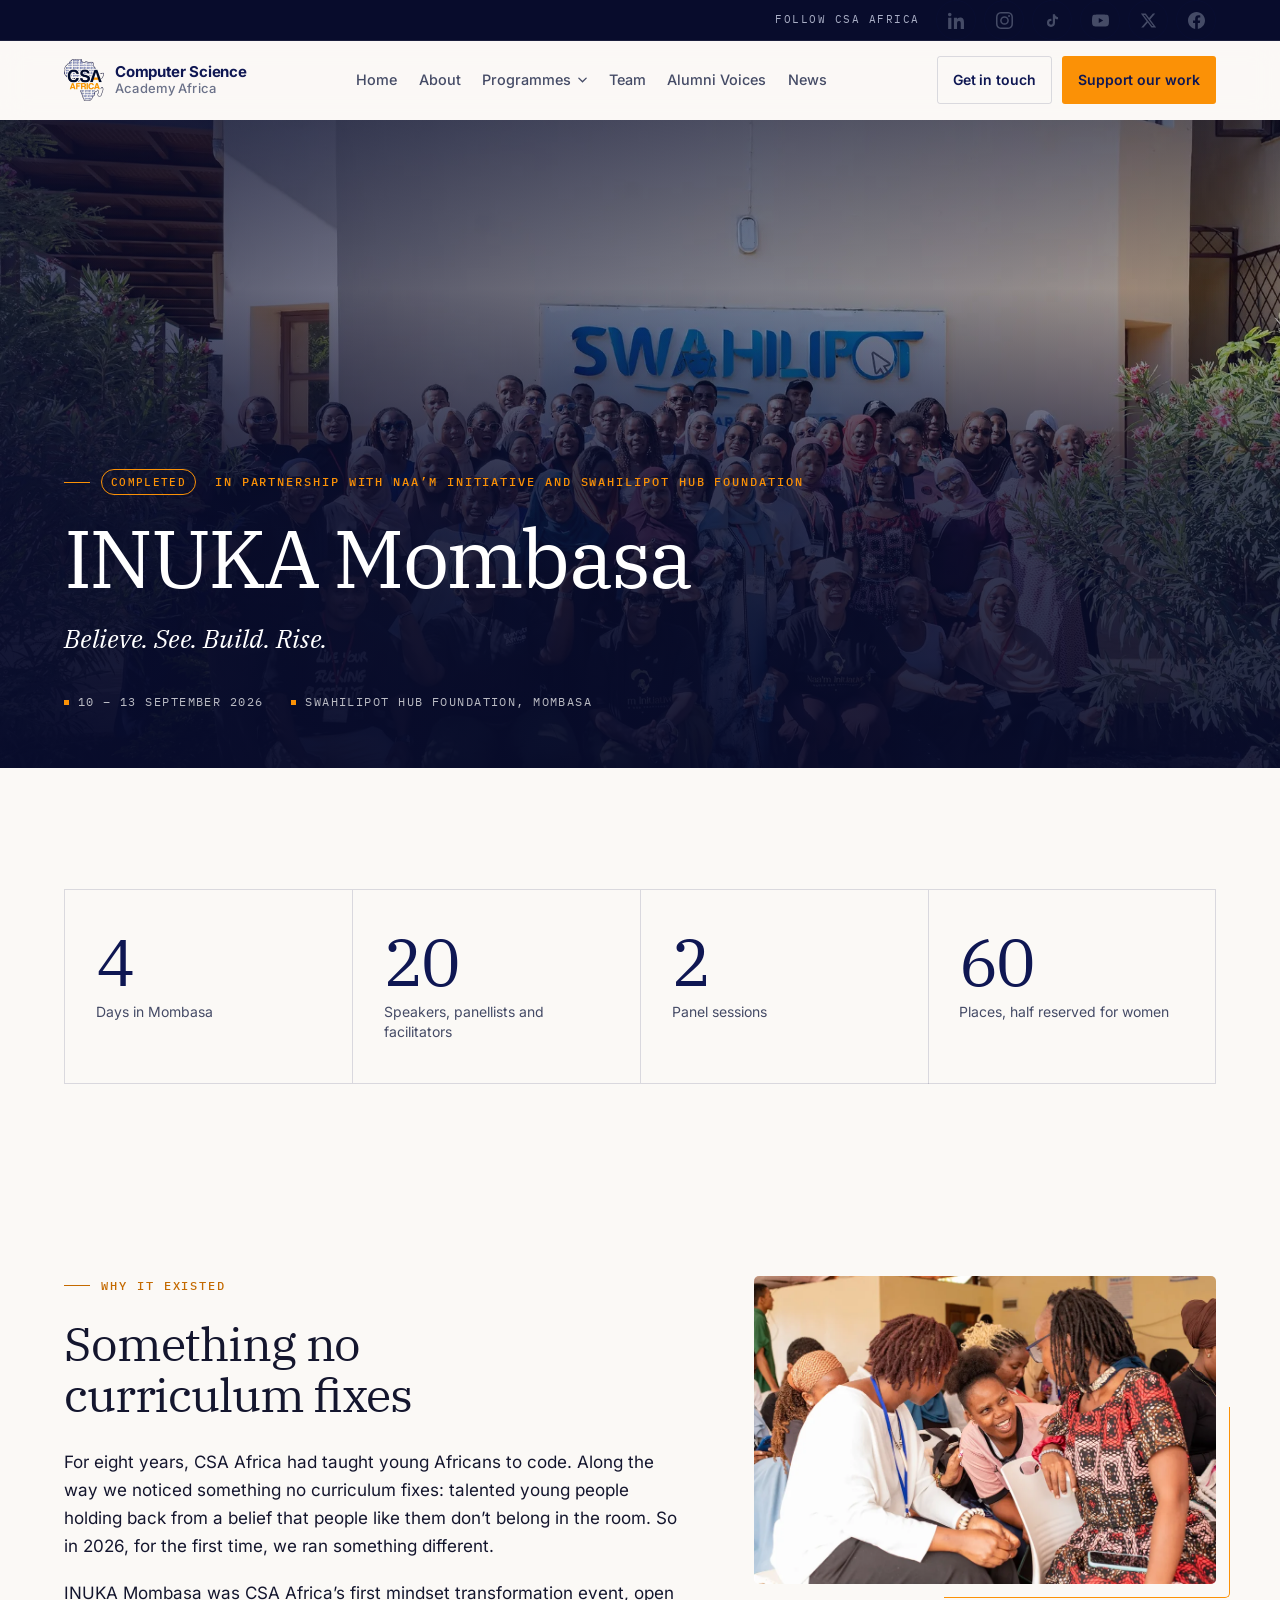
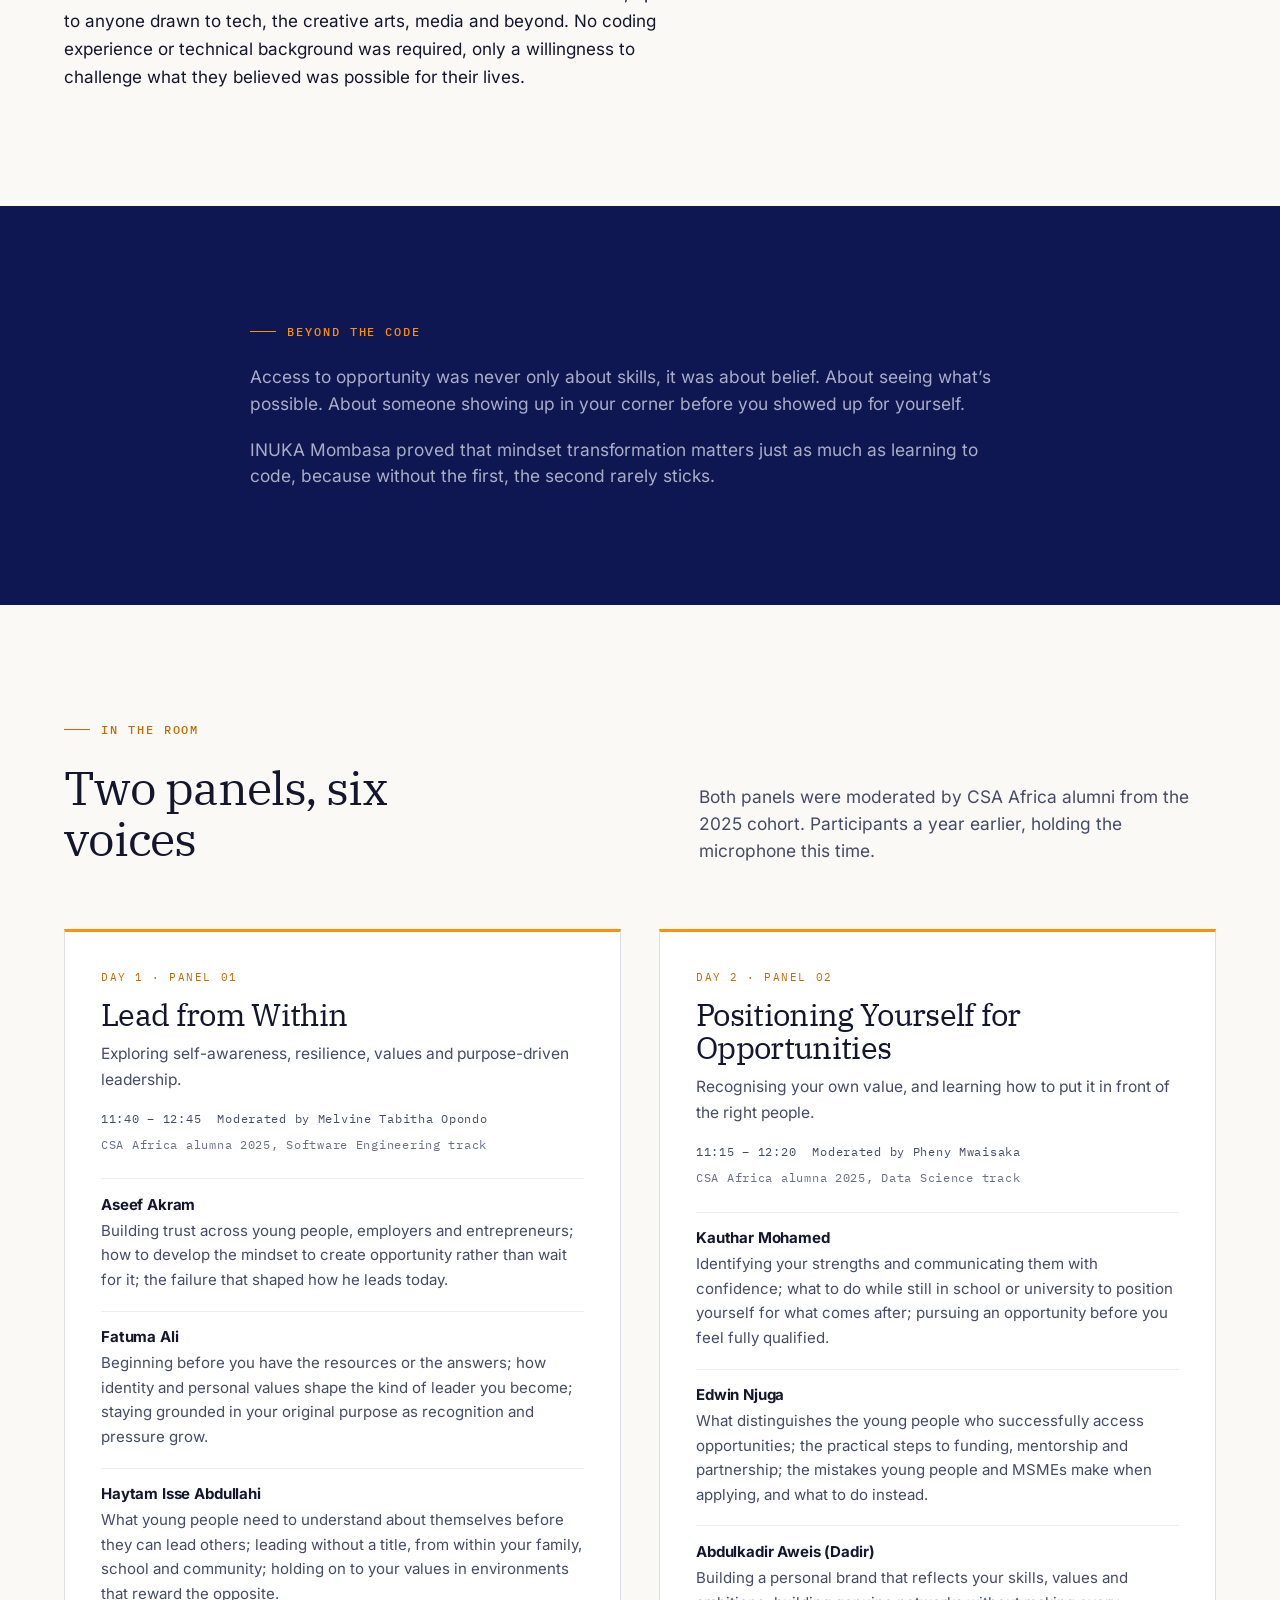
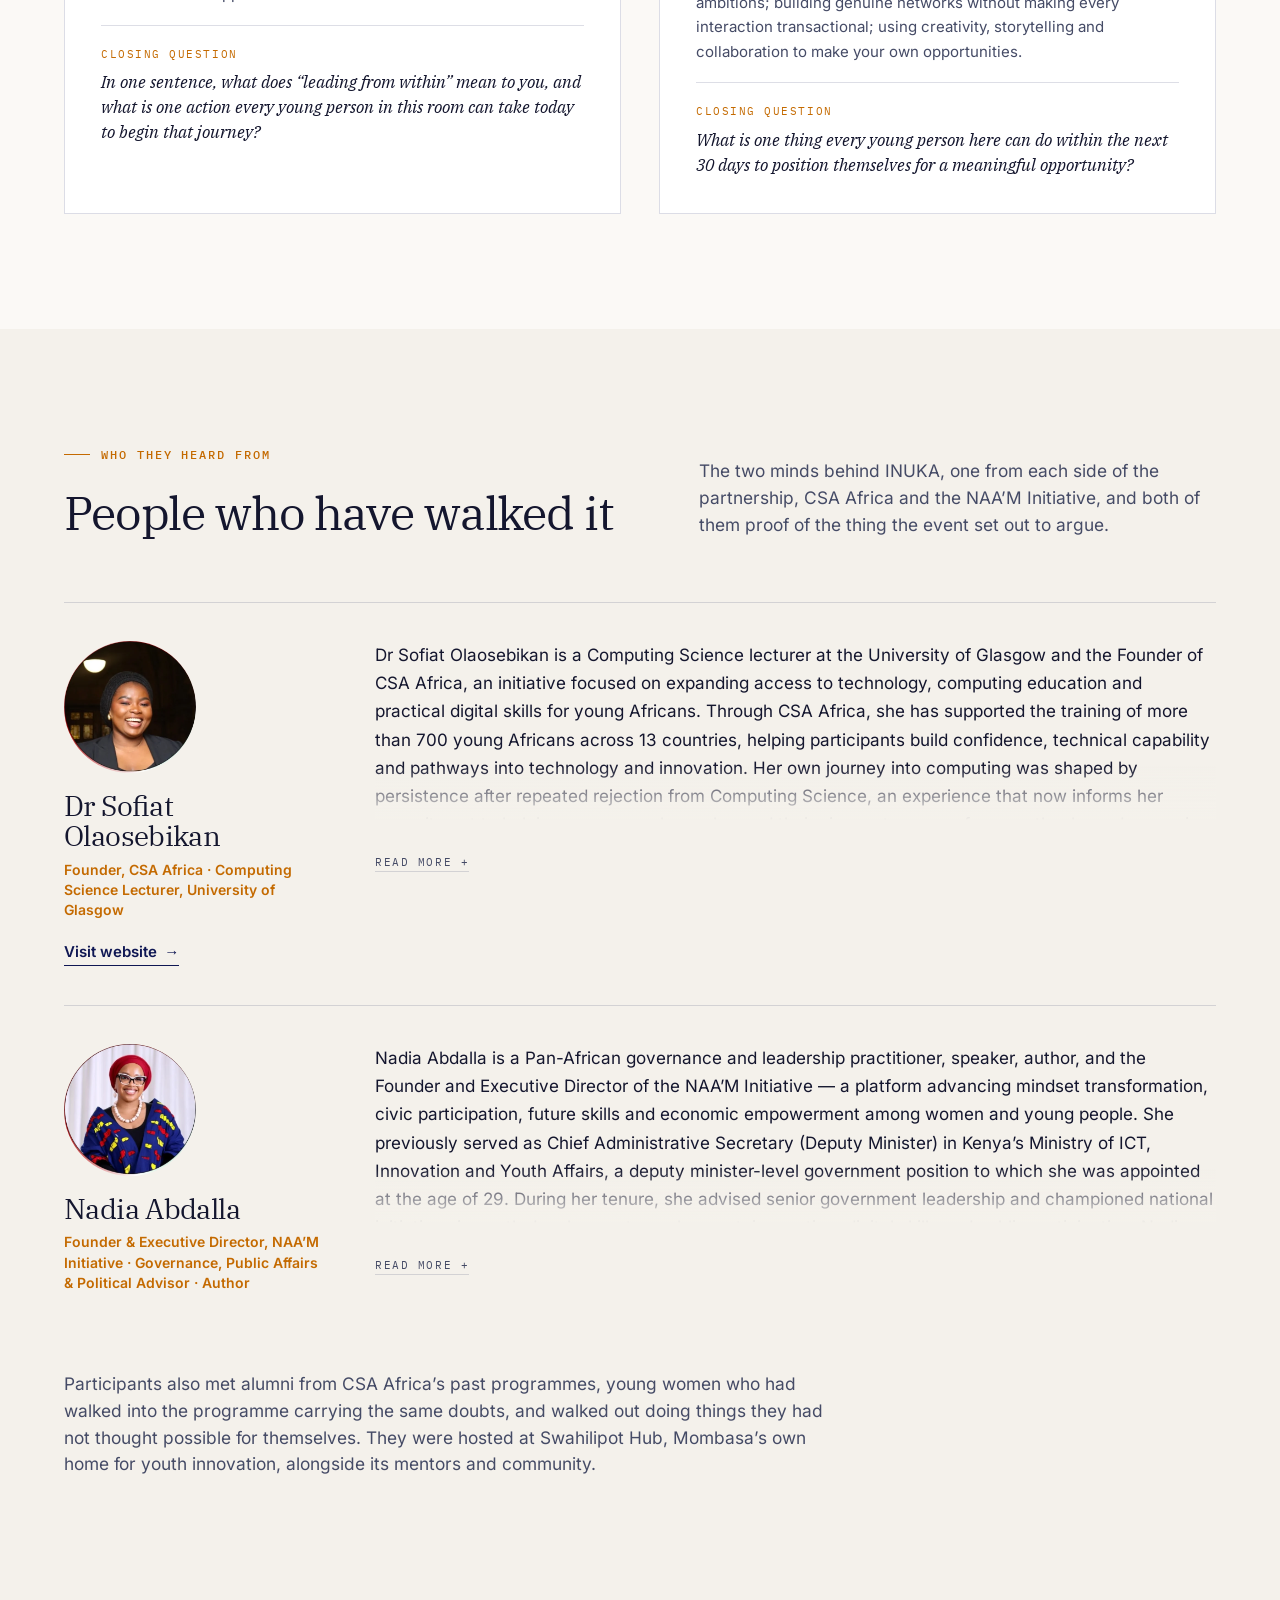
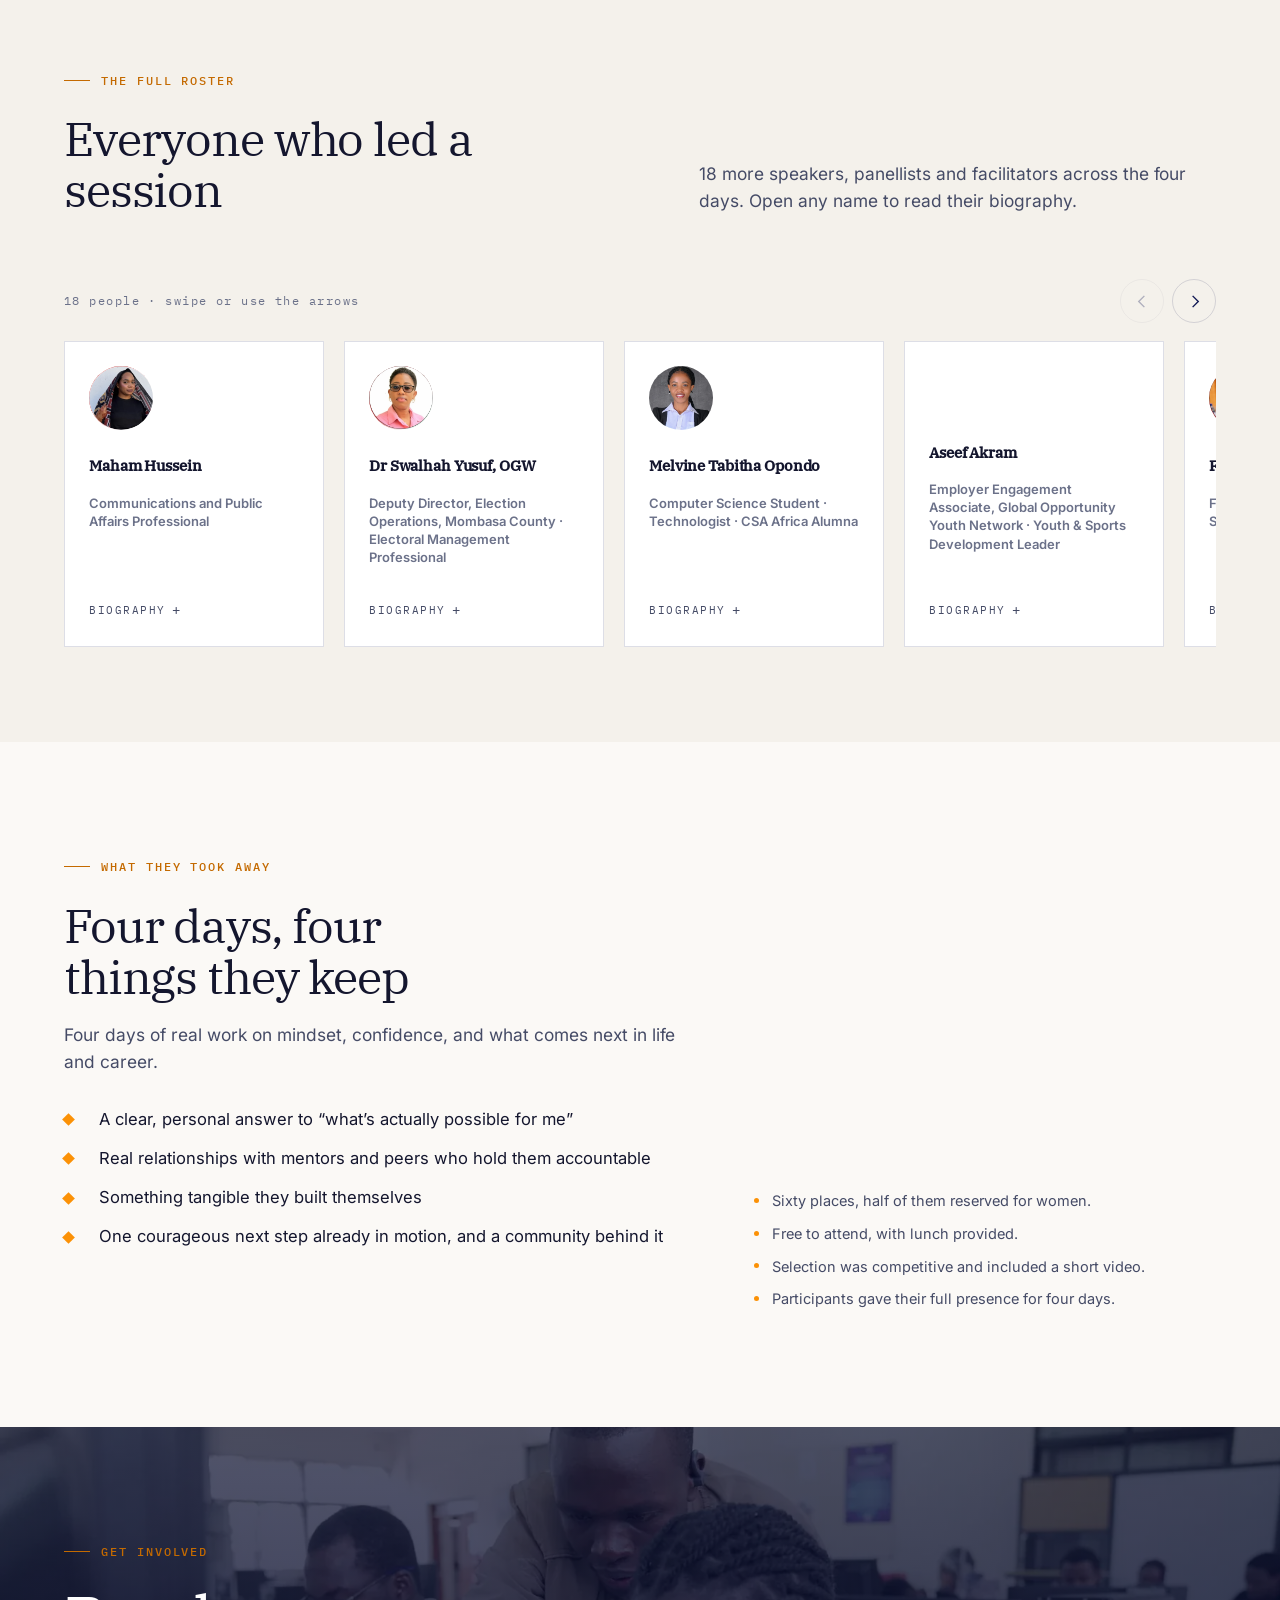
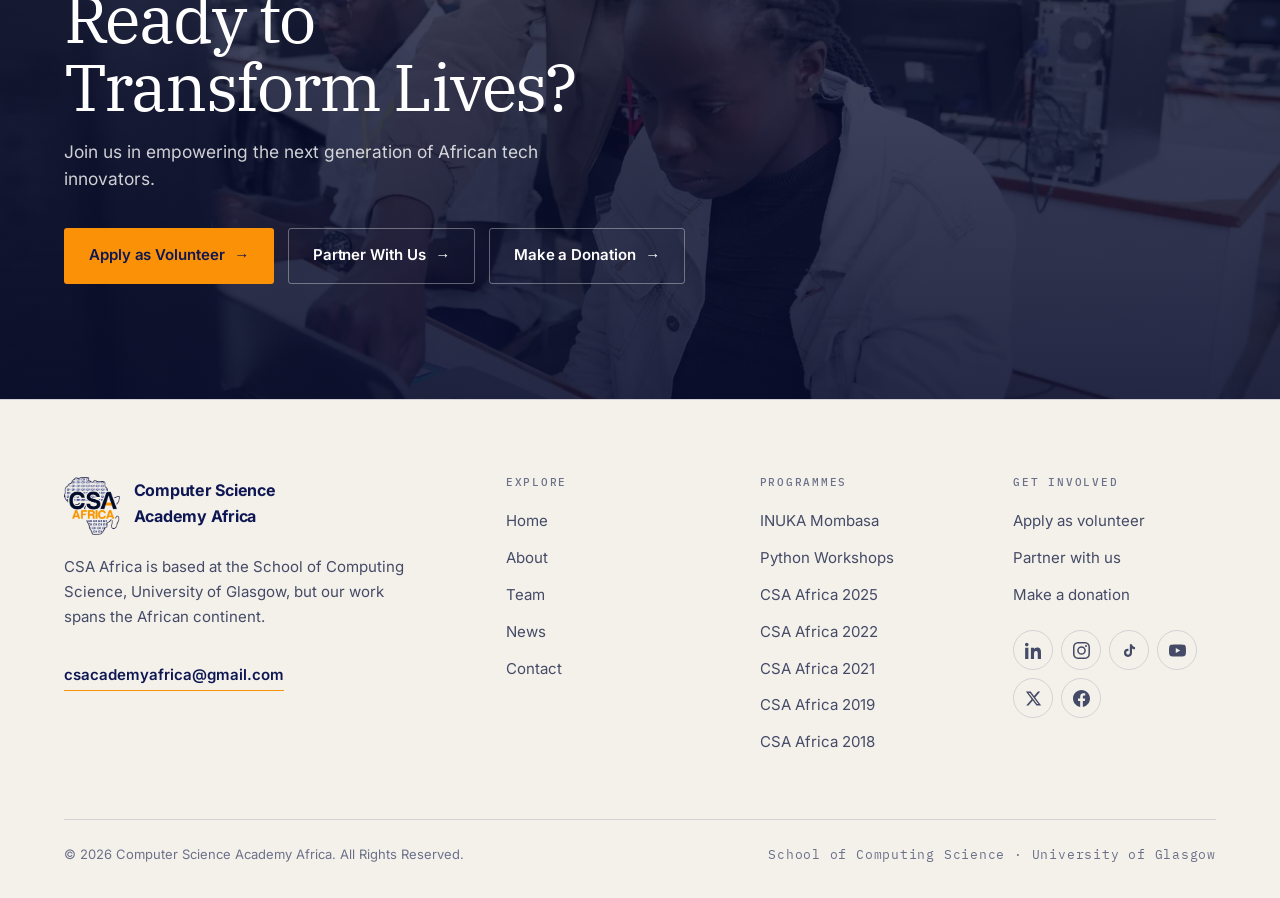
<file: inuka-mombasa.html>
<!doctype html>
<html lang="en">
<head>
<meta charset="utf-8">
<meta name="viewport" content="width=device-width, initial-scale=1">
<title>INUKA Mombasa 2026 — Believe. See. Build. Rise.</title>
<meta name="description" content="CSA Africa&#x27;s first mindset transformation event, in partnership with NAA&#x27;M Initiative and Swahilipot Hub Foundation. 10-13 September, Mombasa, Kenya. Free to attend, no coding required.">
<link rel="canonical" href="https://www.csaafrica.org/inuka-mombasa.html">
<meta name="theme-color" content="#0f1753">

<meta property="og:type" content="website">
<meta property="og:site_name" content="Computer Science Academy Africa">
<meta property="og:title" content="INUKA Mombasa 2026 — Believe. See. Build. Rise.">
<meta property="og:description" content="CSA Africa&#x27;s first mindset transformation event, in partnership with NAA&#x27;M Initiative and Swahilipot Hub Foundation. 10-13 September, Mombasa, Kenya. Free to attend, no coding required.">
<meta property="og:url" content="https://www.csaafrica.org/inuka-mombasa.html">
<meta property="og:image" content="https://www.csaafrica.org/assets/img/story/inuka-hero.webp">
<meta name="twitter:card" content="summary_large_image">

<link rel="icon" href="favicon.ico" sizes="32x32">
<link rel="icon" href="assets/img/brand/icon-192.png" type="image/png" sizes="192x192">
<link rel="icon" href="assets/img/brand/icon-512.png" type="image/png" sizes="512x512">
<link rel="apple-touch-icon" href="assets/img/brand/apple-touch-icon.png">

<link rel="preload" href="assets/fonts/inter-latin.woff2" as="font" type="font/woff2" crossorigin>
<link rel="preload" href="assets/fonts/ibm-plex-serif-400-latin.woff2" as="font" type="font/woff2" crossorigin>
<link rel="stylesheet" href="assets/css/fonts.css">
<link rel="stylesheet" href="assets/css/main.css">
</head>
<body>
<a class="skip-link" href="#main">Skip to content</a>
<div class="topbar"><div class="shell--wide"><div class="topbar__in"><span class="topbar__tag">Follow CSA Africa</span><div class="socials socials--sm"><a href="https://www.linkedin.com/company/csaafrica/" target="_blank" rel="noopener" aria-label="Computer Science Academy Africa on LinkedIn"><svg viewBox="0 0 24 24" aria-hidden="true"><path d="M4.98 3.5C4.98 4.88 3.87 6 2.5 6S0 4.88 0 3.5 1.12 1 2.5 1 4.98 2.12 4.98 3.5zM.22 8.02h4.56V24H.22V8.02zM8.34 8.02h4.37v2.18h.06c.61-1.15 2.1-2.37 4.32-2.37 4.62 0 5.47 3.04 5.47 6.99V24h-4.56v-7.28c0-1.74-.03-3.98-2.43-3.98-2.43 0-2.8 1.9-2.8 3.86V24H8.34V8.02z"/></svg></a><a href="https://www.instagram.com/csacademyafrica/" target="_blank" rel="noopener" aria-label="Computer Science Academy Africa on Instagram"><svg viewBox="0 0 24 24" aria-hidden="true"><path d="M12 2.16c3.2 0 3.58.01 4.85.07 1.17.05 1.8.25 2.23.41.56.22.96.48 1.38.9.42.42.68.82.9 1.38.16.42.36 1.06.41 2.23.06 1.27.07 1.65.07 4.85s-.01 3.58-.07 4.85c-.05 1.17-.25 1.8-.41 2.23-.22.56-.48.96-.9 1.38-.42.42-.82.68-1.38.9-.42.16-1.06.36-2.23.41-1.27.06-1.65.07-4.85.07s-3.58-.01-4.85-.07c-1.17-.05-1.8-.25-2.23-.41-.56-.22-.96-.48-1.38-.9-.42-.42-.68-.82-.9-1.38-.16-.42-.36-1.06-.41-2.23C2.17 15.58 2.16 15.2 2.16 12s.01-3.58.07-4.85c.05-1.17.25-1.8.41-2.23.22-.56.48-.96.9-1.38.42-.42.82-.68 1.38-.9.42-.16 1.06-.36 2.23-.41C8.42 2.17 8.8 2.16 12 2.16zM12 0C8.74 0 8.33.01 7.05.07 5.78.13 4.9.33 4.14.63c-.79.3-1.46.72-2.12 1.38C1.35 2.68.94 3.35.63 4.14.33 4.9.13 5.78.07 7.05.01 8.33 0 8.74 0 12s.01 3.67.07 4.95c.06 1.27.26 2.15.56 2.91.3.79.72 1.46 1.38 2.12.66.66 1.33 1.07 2.12 1.38.76.3 1.64.5 2.91.56C8.33 23.99 8.74 24 12 24s3.67-.01 4.95-.07c1.27-.06 2.15-.26 2.91-.56.79-.3 1.46-.72 2.12-1.38.66-.66 1.07-1.33 1.38-2.12.3-.76.5-1.64.56-2.91.06-1.28.07-1.69.07-4.95s-.01-3.67-.07-4.95c-.06-1.27-.26-2.15-.56-2.91-.3-.79-.72-1.46-1.38-2.12C21.32 1.35 20.65.94 19.86.63 19.1.33 18.22.13 16.95.07 15.67.01 15.26 0 12 0zm0 5.84a6.16 6.16 0 100 12.32A6.16 6.16 0 0012 5.84zm0 10.16a4 4 0 110-8 4 4 0 010 8zm7.85-10.4a1.44 1.44 0 11-2.88 0 1.44 1.44 0 012.88 0z"/></svg></a><a href="https://www.tiktok.com/@csacademyafrica" target="_blank" rel="noopener" aria-label="Computer Science Academy Africa on TikTok"><svg viewBox="0 0 24 24" aria-hidden="true"><path d="M16.6 5.82A4.28 4.28 0 0115.54 3h-3.09v12.4a2.59 2.59 0 01-2.59 2.5 2.59 2.59 0 01-2.59-2.59 2.59 2.59 0 013.19-2.52V9.66a5.7 5.7 0 00-.6-.03A5.68 5.68 0 004.2 15.3 5.68 5.68 0 009.86 21a5.68 5.68 0 005.68-5.68V9.01a7.35 7.35 0 004.3 1.38V7.3a4.28 4.28 0 01-3.24-1.48z"/></svg></a><a href="https://www.youtube.com/channel/UCXm5CcHVNkjLK9IsHDnKdrA" target="_blank" rel="noopener" aria-label="Computer Science Academy Africa on YouTube"><svg viewBox="0 0 24 24" aria-hidden="true"><path d="M23.5 6.19a3.02 3.02 0 00-2.12-2.14C19.5 3.55 12 3.55 12 3.55s-7.5 0-9.38.5A3.02 3.02 0 00.5 6.19C0 8.08 0 12 0 12s0 3.92.5 5.81a3.02 3.02 0 002.12 2.14c1.88.5 9.38.5 9.38.5s7.5 0 9.38-.5a3.02 3.02 0 002.12-2.14C24 15.92 24 12 24 12s0-3.92-.5-5.81zM9.55 15.57V8.43L15.82 12l-6.27 3.57z"/></svg></a><a href="https://twitter.com/CSAcademyAfrica" target="_blank" rel="noopener" aria-label="Computer Science Academy Africa on X"><svg viewBox="0 0 24 24" aria-hidden="true"><path d="M18.24 2.25h3.31l-7.23 8.26 8.5 11.24h-6.66l-5.21-6.82-5.97 6.82H1.66l7.73-8.84L1.25 2.25h6.83l4.71 6.23 5.45-6.23zm-1.16 17.52h1.83L7.08 4.13H5.12l11.96 15.64z"/></svg></a><a href="https://www.facebook.com/CSAcademyAfrica/" target="_blank" rel="noopener" aria-label="Computer Science Academy Africa on Facebook"><svg viewBox="0 0 24 24" aria-hidden="true"><path d="M24 12.07C24 5.4 18.63 0 12 0S0 5.4 0 12.07C0 18.1 4.39 23.09 10.13 24v-8.44H7.08v-3.49h3.05V9.41c0-3.02 1.79-4.69 4.53-4.69 1.31 0 2.68.24 2.68.24v2.96h-1.51c-1.49 0-1.96.93-1.96 1.89v2.26h3.33l-.53 3.49h-2.8V24C19.61 23.09 24 18.1 24 12.07z"/></svg></a></div></div></div></div>
<header class="site-header">
<div class="shell--wide"><div class="site-header__in">
  <a class="brand" href="index.html" aria-label="Computer Science Academy Africa — home">
    <img src="assets/img/brand/logo.webp" width="40" height="42" alt="" fetchpriority="high">
    <span class="brand__txt">Computer Science<span>Academy Africa</span></span>
  </a>

  <nav class="nav" aria-label="Primary">
    <a href="index.html">Home</a>
    <a href="about.html">About</a>
    <div class="nav__group">
      <button class="nav__toggle" type="button" aria-expanded="false" aria-current="page">Programmes <svg width="11" height="11" viewBox="0 0 12 12" aria-hidden="true"><path d="M2 4.5L6 8.5l4-4" stroke="currentColor" stroke-width="1.5" fill="none" stroke-linecap="round"/></svg></button>
      <div class="nav__menu">
        <a href="inuka-mombasa.html">INUKA Mombasa <em>Sept 2026 &#183; Recap</em></a>
        <a href="workshops.html">Python Workshops <em>Annual</em></a>
        <a href="csa-2025.html">CSA 2025 <em>University of Nairobi</em></a><a href="csa-2022.html">CSA 2022 <em>NitHub</em></a><a href="csa-2021.html">CSA 2021 <em>Online (COVID pandemic era)</em></a><a href="csa-2019.html">CSA 2019 <em>University of Rwanda</em></a><a href="csa-2018.html">CSA 2018 <em>University of Ibadan</em></a>
      </div>
    </div>
    <a href="team.html">Team</a>
    <a href="index.html#testimonials">Alumni Voices</a>
    <a href="news.html">News</a>
  </nav>

  <div class="header-cta">
    <a class="btn btn--ghost" href="contact.html">Get in touch</a>
    <a class="btn btn--amber" href="https://givingtoglasgow.hubbub.net/p/csaafrica/" target="_blank" rel="noopener">Support our work</a>
    <button class="burger" type="button" aria-expanded="false" aria-controls="drawer" aria-label="Open menu">
      <span></span><span></span><span></span>
    </button>
  </div>
</div></div>
</header>

<div class="drawer" id="drawer" aria-hidden="true">
  <div class="shell">
    <nav class="drawer__nav" aria-label="Mobile">
      <a href="index.html">Home</a>
      <a href="about.html">About</a>
      <a href="inuka-mombasa.html">INUKA Mombasa</a>
      <details class="drawer__sub">
        <summary>Python Workshops <svg width="11" height="11" viewBox="0 0 12 12" aria-hidden="true"><path d="M2 4.5L6 8.5l4-4" stroke="currentColor" stroke-width="1.5" fill="none" stroke-linecap="round"/></svg></summary>
        <ul>
          <li><a href="workshops.html">Overview <em>How we work</em></a></li>
          <li><a href="csa-2025.html">CSA 2025 <em>University of Nairobi</em></a></li><li><a href="csa-2022.html">CSA 2022 <em>NitHub</em></a></li><li><a href="csa-2021.html">CSA 2021 <em>Online (COVID pandemic era)</em></a></li><li><a href="csa-2019.html">CSA 2019 <em>University of Rwanda</em></a></li><li><a href="csa-2018.html">CSA 2018 <em>University of Ibadan</em></a></li>
        </ul>
      </details>
      <a href="team.html">Team</a>
      <a href="index.html#testimonials">Alumni Voices</a>
      <a href="news.html">News</a>
    </nav>
    <div class="drawer__foot">
      <a class="btn btn--amber" href="https://givingtoglasgow.hubbub.net/p/csaafrica/" target="_blank" rel="noopener">Support our work</a>
      <a class="btn btn--ghost" href="contact.html">Get in touch</a>
    </div>
    <p class="drawer__meta">Get in touch: <a href="mailto:csacademyafrica@gmail.com">csacademyafrica@gmail.com</a></p>
  </div>
</div>
<main id="main">

<section class="phero phero--photo" style="min-height:clamp(460px,72vh,720px)">
  <div class="phero__media"><img src="assets/img/story/inuka-hero.webp" srcset="assets/img/story/inuka-hero@sm.webp 1000w, assets/img/story/inuka-hero.webp 1800w" sizes="100vw" width="1800" height="1200" alt="INUKA Mombasa participants gathered outside Swahilipot Hub, Mombasa" loading="eager" fetchpriority="high" decoding="async"></div>
  <div class="phero__scrim"></div>
  <div class="shell--wide">
    <p class="eyebrow"><span class="chip">Completed</span><span class="eyebrow__txt">In partnership with NAA’M Initiative and Swahilipot Hub Foundation</span></p>
    <h1 class="display" style="font-size:clamp(2.6rem,6.4vw,5.4rem)">INUKA Mombasa</h1>
    <p class="phero__sub serif-em" style="font-size:clamp(1.15rem,2vw,1.6rem);color:#fff">Believe. See. Build. Rise.</p>
    <div class="phero__meta">
      <span>10 &#8211; 13 September 2026</span><span>Swahilipot Hub Foundation, Mombasa</span>
    </div>
  </div>
</section>

<section class="section--tight section">
  <div class="shell--wide">
    <p class="eyebrow" data-reveal>At a glance</p>
    <div class="stats-grid stats-grid--light" data-reveal-group style="margin-top:1.5rem"><div class="stat" data-reveal><b>4</b><span>Days in Mombasa</span></div><div class="stat" data-reveal><b>20</b><span>Speakers, panellists and facilitators</span></div><div class="stat" data-reveal><b>2</b><span>Panel sessions</span></div><div class="stat" data-reveal><b>60</b><span>Places, half reserved for women</span></div></div>
  </div>
</section>

<section class="section">
  <div class="shell--wide">
    <div class="split split--wide-text split--top">
      <div class="prose">
        <p class="eyebrow" data-reveal>Why it existed</p>
        <h2 class="h2" data-reveal style="max-width:18ch">Something no curriculum fixes</h2>
        <div data-reveal style="margin-top:1.75rem"><p>For eight years, CSA Africa had taught young Africans to code. Along the way we noticed something no curriculum fixes: talented young people holding back from a belief that people like them don’t belong in the room. So in 2026, for the first time, we ran something different.</p><p>INUKA Mombasa was CSA Africa’s first mindset transformation event, open to anyone drawn to tech, the creative arts, media and beyond. No coding experience or technical background was required, only a willingness to challenge what they believed was possible for their lives.</p></div>
      </div>
      <div data-reveal>
        <div class="split__media"><div class="framed"><img src="assets/img/story/inuka-connections.webp" srcset="assets/img/story/inuka-connections@sm.webp 1000w, assets/img/story/inuka-connections.webp 1800w" sizes="(min-width: 900px) 50vw, 100vw" width="1800" height="1200" alt="INUKA Mombasa participants talking and laughing together" loading="lazy" decoding="async"></div></div>
      </div>
    </div>
  </div>
</section>

<section class="section band-dark">
  <div class="shell--narrow">
    <p class="eyebrow" data-reveal>Beyond the code</p>
    <div class="prose lead" data-reveal style="margin-top:1.25rem"><p>Access to opportunity was never only about skills, it was about belief. About seeing what’s possible. About someone showing up in your corner before you showed up for yourself.</p><p>INUKA Mombasa proved that mindset transformation matters just as much as learning to code, because without the first, the second rarely sticks.</p></div>
  </div>
</section>

<section class="section">
  <div class="shell--wide">
    <div class="sec-head sec-head--split">
      <div data-reveal>
        <p class="eyebrow">In the room</p>
        <h2 class="h2" style="max-width:16ch">Two panels, six voices</h2>
      </div>
      <p class="lead" data-reveal>Both panels were moderated by CSA Africa alumni from the
        2025 cohort. Participants a year earlier, holding the microphone this time.</p>
    </div>
    <div class="panels" data-reveal-group><article class="panel" data-reveal><div class="panel__head"><p class="panel__n">Day 1 &#183; Panel 01</p><h3 class="panel__title">Lead from Within</h3><p class="panel__blurb">Exploring self-awareness, resilience, values and purpose-driven leadership.</p><p class="panel__meta"><span>11:40 &#8211; 12:45</span><span>Moderated by Melvine Tabitha Opondo</span><span class="panel__modrole">CSA Africa alumna 2025, Software Engineering track</span></p></div><div class="panel__body"><div class="panel__voice"><h4>Aseef Akram</h4><p>Building trust across young people, employers and entrepreneurs; how to develop the mindset to create opportunity rather than wait for it; the failure that shaped how he leads today.</p></div><div class="panel__voice"><h4>Fatuma Ali</h4><p>Beginning before you have the resources or the answers; how identity and personal values shape the kind of leader you become; staying grounded in your original purpose as recognition and pressure grow.</p></div><div class="panel__voice"><h4>Haytam Isse Abdullahi</h4><p>What young people need to understand about themselves before they can lead others; leading without a title, from within your family, school and community; holding on to your values in environments that reward the opposite.</p></div><p class="panel__closing"><span>Closing question</span>In one sentence, what does &#8220;leading from within&#8221; mean to you, and what is one action every young person in this room can take today to begin that journey?</p></div></article><article class="panel" data-reveal><div class="panel__head"><p class="panel__n">Day 2 &#183; Panel 02</p><h3 class="panel__title">Positioning Yourself for Opportunities</h3><p class="panel__blurb">Recognising your own value, and learning how to put it in front of the right people.</p><p class="panel__meta"><span>11:15 &#8211; 12:20</span><span>Moderated by Pheny Mwaisaka</span><span class="panel__modrole">CSA Africa alumna 2025, Data Science track</span></p></div><div class="panel__body"><div class="panel__voice"><h4>Kauthar Mohamed</h4><p>Identifying your strengths and communicating them with confidence; what to do while still in school or university to position yourself for what comes after; pursuing an opportunity before you feel fully qualified.</p></div><div class="panel__voice"><h4>Edwin Njuga</h4><p>What distinguishes the young people who successfully access opportunities; the practical steps to funding, mentorship and partnership; the mistakes young people and MSMEs make when applying, and what to do instead.</p></div><div class="panel__voice"><h4>Abdulkadir Aweis (Dadir)</h4><p>Building a personal brand that reflects your skills, values and ambitions; building genuine networks without making every interaction transactional; using creativity, storytelling and collaboration to make your own opportunities.</p></div><p class="panel__closing"><span>Closing question</span>What is one thing every young person here can do within the next 30 days to position themselves for a meaningful opportunity?</p></div></article></div>
  </div>
</section>

<section class="section band-stone">
  <div class="shell--wide">
    <div class="sec-head sec-head--split">
      <div data-reveal>
        <p class="eyebrow">Who they heard from</p>
        <h2 class="h2">People who have walked it</h2>
      </div>
      <p class="lead" data-reveal>The two minds behind INUKA, one from each side of the
        partnership, CSA Africa and the NAA&#8217;M Initiative, and both of them
        proof of the thing the event set out to argue.</p>
    </div>
    <article class="speaker" data-reveal><div><div class="speaker__pic"><img src="assets/img/people/inuka-sofiat-olaosebikan.webp" width="480" height="480" alt="Dr Sofiat Olaosebikan" loading="lazy" decoding="async"></div><h3 class="speaker__name">Dr Sofiat Olaosebikan</h3><p class="speaker__role">Founder, CSA Africa &#183; Computing Science Lecturer, University of Glasgow</p><p style="margin-top:1rem"><a class="tlink" href="https://www.sofiatolaosebikan.com/" target="_blank" rel="noopener">Visit website <span class="arw" aria-hidden="true">&#8594;</span></a></p></div><div class="bio" data-bio><p class="bio__text">Dr Sofiat Olaosebikan is a Computing Science lecturer at the University of Glasgow and the Founder of CSA Africa, an initiative focused on expanding access to technology, computing education and practical digital skills for young Africans. Through CSA Africa, she has supported the training of more than 700 young Africans across 13 countries, helping participants build confidence, technical capability and pathways into technology and innovation. Her own journey into computing was shaped by persistence after repeated rejection from Computing Science, an experience that now informs her commitment to helping young people see beyond their circumstances, reframe setbacks and recognise the possibilities available to them. She is also an Elevate Africa Fellow and is passionate about technology, education, mentorship and creating practical opportunities for Africa’s next generation.</p><button class="bio__more" type="button" aria-expanded="false">Read more</button></div></article><article class="speaker" data-reveal><div><div class="speaker__pic"><img src="assets/img/people/inuka-nadia-abdalla.webp" width="480" height="480" alt="Nadia Abdalla" loading="lazy" decoding="async"></div><h3 class="speaker__name">Nadia Abdalla</h3><p class="speaker__role">Founder &amp; Executive Director, NAA’M Initiative &#183; Governance, Public Affairs &amp; Political Advisor &#183; Author</p></div><div class="bio" data-bio><p class="bio__text">Nadia Abdalla is a Pan-African governance and leadership practitioner, speaker, author, and the Founder and Executive Director of the NAA’M Initiative &#8212; a platform advancing mindset transformation, civic participation, future skills and economic empowerment among women and young people. She previously served as Chief Administrative Secretary (Deputy Minister) in Kenya’s Ministry of ICT, Innovation and Youth Affairs, a deputy minister-level government position to which she was appointed at the age of 29. During her tenure, she advised senior government leadership and championed national initiatives in youth development, employment, innovation, digital skills and public participation. Nadia brings experience spanning government, public policy, strategic partnerships, philanthropy, civil society, international development and the private sector. Her facilitation approach combines personal storytelling, guided reflection, practical tools and action-based learning, enabling participants to connect leadership concepts with their everyday realities. She facilitates sessions on mindset transformation, authentic leadership, civic responsibility, personal positioning, strategic communication, women and youth leadership, and navigating personal and professional transitions. Nadia is a three-time author. Through her work, she equips participants to challenge limiting beliefs, recognise their agency, communicate their value and take courageous action toward building meaningful futures and transforming their communities.</p><button class="bio__more" type="button" aria-expanded="false">Read more</button></div></article>
    <p class="lead" data-reveal style="margin-top:2.5rem;max-width:70ch">Participants also met alumni from CSA Africa’s past programmes, young women who had walked into the programme carrying the same doubts, and walked out doing things they had not thought possible for themselves. They were hosted at Swahilipot Hub, Mombasa’s own home for youth innovation, alongside its mentors and community.</p>

  </div>
</section>

<section class="section band-stone section--tight" data-rail-wrap>
  <div class="shell--wide">
    <div class="sec-head sec-head--split">
      <div data-reveal>
        <p class="eyebrow">The full roster</p>
        <h2 class="h2" style="max-width:20ch">Everyone who led a session</h2>
      </div>
      <p class="lead" data-reveal>18 more speakers, panellists and facilitators across
        the four days. Open any name to read their biography.</p>
    </div>
    <div class="rail-head" data-reveal>
      <p class="num">18 people<span class="rail-hint"> &#183; swipe or use the arrows</span></p>
      <div class="rail-controls" data-reveal><button class="rail-btn" type="button" data-rail-prev aria-label="Previous speakers"><svg width="15" height="15" viewBox="0 0 16 16" aria-hidden="true"><path d="M10 2L4 8l6 6" stroke="currentColor" stroke-width="1.5" fill="none"/></svg></button><button class="rail-btn" type="button" data-rail-next aria-label="More speakers"><svg width="15" height="15" viewBox="0 0 16 16" aria-hidden="true"><path d="M6 2l6 6-6 6" stroke="currentColor" stroke-width="1.5" fill="none"/></svg></button></div>
    </div>
    <div class="rail rail--roster" data-rail data-reveal-group tabindex="0" role="group"
         aria-label="INUKA Mombasa speakers and facilitators, scrollable"><article class="person person--pic" data-reveal><div class="person__pic"><img src="assets/img/people/inuka-maham-hussein.webp" width="480" height="480" alt="Maham Hussein" loading="lazy" decoding="async"></div><h3 class="person__name">Maham Hussein</h3><p class="person__role">Communications and Public Affairs Professional</p><details class="person__more"><summary>Biography</summary><p>Maham Hussein is a Communications and Public Affairs professional working at the intersection of strategic communication, international relations and social impact. Her experience spans institutional storytelling, executive communications, public engagement and navigating diverse stakeholder spaces across Kenya and Africa. She is particularly interested in how African institutions tell their own stories, how young people participate in shaping the continent’s future, and how meaningful conversations can become meaningful action. When she is not behind the communications strategy, Maham enjoys bringing people, ideas and energy together (both on and off the stage).</p></details></article><article class="person person--pic" data-reveal><div class="person__pic"><img src="assets/img/people/inuka-swalhah-yusuf.webp" width="480" height="480" alt="Dr Swalhah Yusuf, OGW" loading="lazy" decoding="async"></div><h3 class="person__name">Dr Swalhah Yusuf, OGW</h3><p class="person__role">Deputy Director, Election Operations, Mombasa County &#183; Electoral Management Professional</p><details class="person__more"><summary>Biography</summary><p>Dr Swalhah Yusuf, OGW is an electoral management professional with over 14 years of experience in election operations. She currently serves as the Deputy Director, Election Operations in Mombasa County, where she oversees the planning and implementation of electoral activities. She holds a PhD in Business Management, a Master of Business Administration (Finance), a Bachelor of Commerce (Finance), and is a Certified Public Accountant of Kenya (CPA-K). Her expertise spans strategic leadership, financial management, governance, electoral administration and institutional service delivery. Through her leadership, IEBC has consistently been ranked as the best Independent Commission at international exhibitions in Mombasa. Dr Yusuf is committed to professional excellence, institutional integrity, effective service delivery and credible electoral processes. Her contribution to public service has been recognised through the Order of the Grand Warrior (OGW) award.</p></details></article><article class="person person--pic" data-reveal><div class="person__pic"><img src="assets/img/people/inuka-melvine-tabitha-opondo.webp" width="480" height="480" alt="Melvine Tabitha Opondo" loading="lazy" decoding="async"></div><h3 class="person__name">Melvine Tabitha Opondo</h3><p class="person__role">Computer Science Student &#183; Technologist &#183; CSA Africa Alumna</p><details class="person__more"><summary>Biography</summary><p>Melvine Tabitha Opondo is a Computer Science student, technologist and CSA Africa alumna whose journey is defined by resilience, courage and learning to create opportunities from where she is. She began university with almost no prior exposure to computers and initially struggled with feelings of being behind and not belonging in technology. Through persistence, mentorship and her experience with CSA Africa, she developed skills in software development while gaining the confidence to approach challenges as things she could learn rather than limitations on what she could become. Today, Melvine builds software, works collaboratively on projects and uses her skills to identify problems and create practical solutions. Her story reflects a belief that lack of exposure is not lack of ability, and that young people can begin building meaningful opportunities with what they already have.</p></details></article><article class="person" data-reveal><h3 class="person__name">Aseef Akram</h3><p class="person__role">Employer Engagement Associate, Global Opportunity Youth Network &#183; Youth &amp; Sports Development Leader</p><details class="person__more"><summary>Biography</summary><p>Aseef Akram is an Employer Engagement Associate at the Global Opportunity Youth Network (GOYN), working at the intersection of youth employment, skills development and opportunity creation. He helps bridge the gap between emerging talent and the evolving workforce by preparing young people for placement, retention and entrepreneurship, while supporting employers to better recognise and value youth potential. Beyond his work in youth employment, Aseef serves as Chairman of Blue Ocean Swimming Club and Technical Director at the Mombasa County Swimming Association, where he supports youth leadership, talent development and pathways in sport. His work is driven by a commitment to helping young people access meaningful opportunities, develop their potential and build sustainable pathways for growth.</p></details></article><article class="person person--pic" data-reveal><div class="person__pic"><img src="assets/img/people/inuka-fatuma-ali.webp" width="480" height="480" alt="Fatuma Ali" loading="lazy" decoding="async"></div><h3 class="person__name">Fatuma Ali</h3><p class="person__role">Founder &amp; CEO, Sulha Afrika &#183; Social Entrepreneur &amp; Engineer</p><details class="person__more"><summary>Biography</summary><p>Fatuma Ali is an award-winning social entrepreneur, petroleum and natural gas engineer, and the Founder &amp; CEO of Sulha Afrika, a regenerative materials company developing mangrove-based biomaterials to transform the leather industry through Indigenous African knowledge and circular innovation. She founded Sulha Afrika with just USD 300, growing it from a sustainable leather brand into a pioneering venture advancing nature-based alternatives to chromium tanning. Her work focuses on developing mangrove-derived bio-tannins, while creating economic opportunities for women and youth and supporting ecosystem restoration through regenerative value chains. Fatuma’s work has received international recognition, including the African Development Bank Fashionomics Africa Award, the African Union Commission and UNDP Blue Economy Innovation Award, and the EU BlueInvest Africa Award. She has also presented research on Indigenous African leather practices at the 126th Society of Leather Technologists and Chemists Annual Conference in the United Kingdom. Her vision is to position Africa as a global leader in regenerative material innovation, transforming Indigenous knowledge into scalable climate technologies that restore biodiversity, strengthen local economies and redefine sustainable manufacturing.</p></details></article><article class="person person--pic" data-reveal><div class="person__pic"><img src="assets/img/people/inuka-haytam-isse-abdullahi.webp" width="480" height="480" alt="Haytam Isse Abdullahi" loading="lazy" decoding="async"></div><h3 class="person__name">Haytam Isse Abdullahi</h3><p class="person__role">Founder &amp; Executive Director, Future Pillars Organization &#183; Founder, Guiding the Lights Leadership Academy</p><details class="person__more"><summary>Biography</summary><p>Haytam Isse Abdullahi is a youth leader and social-impact practitioner focused on leadership development, community empowerment and good governance. He is the Founder and Executive Director of Future Pillars Organization, a Mombasa-based youth-led organisation, and the Founder of the Guiding the Lights Leadership Academy, which develops young leaders through values-based leadership, civic responsibility, integrity and personal development. His work spans youth mentorship, education, community initiatives and leadership development, creating platforms that enable young people to lead and contribute meaningfully to society.</p></details></article><article class="person person--pic" data-reveal><div class="person__pic"><img src="assets/img/people/inuka-kauthar-mohamed.webp" width="480" height="480" alt="Kauthar Mohamed" loading="lazy" decoding="async"></div><h3 class="person__name">Kauthar Mohamed</h3><p class="person__role">Student Leadership Development Manager &#183; Leadership Architect &amp; Sustainable Service-Learning Practitioner</p><details class="person__more"><summary>Biography</summary><p>Kauthar Mohamed is a youth leadership and education practitioner with over a decade of experience empowering young people to discover their potential, develop their voice and turn ideas into meaningful action. As Student Leadership Development Manager at Aga Khan Academy Mombasa, she leads programmes spanning Service Learning and Community-Based Service Learning, youth leadership, internships and experiential learning, creating opportunities for young people to connect learning with purpose, possibility and impact. An International Baccalaureate alumna herself, Kauthar brings both personal and professional insight into the transformative power of education and the importance of creating spaces where young people can see possibilities beyond their immediate circumstances. Passionate about holistic youth empowerment, authentic leadership and creating pathways to opportunity, Kauthar is particularly interested in helping young people recognise their value, communicate their strengths and have the confidence to take up space. Born and raised in Mombasa, she remains deeply committed to creating opportunities for young people in her community and beyond. Her personal philosophy, &#8220;Inspire to Empower,&#8221; reflects her belief that when people are given the confidence, tools and opportunities to see what is possible, they can begin to build it.</p></details></article><article class="person person--pic" data-reveal><div class="person__pic"><img src="assets/img/people/inuka-edwin-njuga.webp" width="480" height="480" alt="Edwin Njuga" loading="lazy" decoding="async"></div><h3 class="person__name">Edwin Njuga</h3><p class="person__role">Development Professional &#183; Youth Empowerment &amp; Enterprise Development Specialist</p><details class="person__more"><summary>Biography</summary><p>Edwin Njuga is a development professional with over 20 years of experience across the NGO and public sectors, including World Vision Kenya, the Department of Children Services, and the Coast Water Works Development Agency. He has 15 years of experience in youth empowerment, monitoring and evaluation, enterprise development, and programme coordination. He has worked with the Youth Enterprise Development Fund (YEDF) in various capacities, including Monitoring &amp; Evaluation Officer, Regional Coordinator, and County Coordinator. Throughout his career, he has supported youth-focused programmes, coordinated field operations, monitored programme performance, facilitated enterprise development initiatives, and provided technical support to young people and Micro, Small and Medium Enterprises (MSMEs). Edwin holds a Master’s Degree in Sociology (Rural Sociology and Community Development), a Bachelor’s Degree in Sociology, and a Diploma in Project Planning and Management. He is passionate about youth empowerment, entrepreneurship development, and creating sustainable opportunities for young people.</p></details></article><article class="person person--pic" data-reveal><div class="person__pic"><img src="assets/img/people/inuka-abdulkadir-aweis.webp" width="480" height="480" alt="Abdulkadir Aweis (Dadir)" loading="lazy" decoding="async"></div><h3 class="person__name">Abdulkadir Aweis (Dadir)</h3><p class="person__role">Founder, Siewa Media Agency &amp; Siewa Network &#183; Creative Entrepreneur</p><details class="person__more"><summary>Biography</summary><p>Abdulkadir Aweis, also known as Dadir, is a creative entrepreneur and the Founder of Siewa Media Agency and Siewa Network. Through Siewa Media, he works across digital storytelling, creative media, marketing and strategic communication, helping brands and organisations strengthen their digital presence, engage relevant audiences and communicate their value clearly. Siewa Network brings together changemakers, ideas and opportunities across the creative, business and community sectors, creating a platform for collaboration around youth empowerment, education, community development and social impact. With over six years of experience in digital communication and creative work, Dadir has worked with organisations, businesses, creators and community-led initiatives to build partnerships, amplify humanitarian campaigns, empower communities and mobilise people and resources around shared objectives. He is driven by a belief in the power of people, ideas and meaningful connections to open doors and create new possibilities.</p></details></article><article class="person" data-reveal><h3 class="person__name">Pheny Mwaisaka</h3><p class="person__role">CSA Africa Alumna 2025, Data Science track &#183; Moderator, Panel 2</p></article><article class="person person--pic" data-reveal><div class="person__pic"><img src="assets/img/people/inuka-hafidha-ahmed.webp" width="480" height="480" alt="Dr Hafidha Ahmed" loading="lazy" decoding="async"></div><h3 class="person__name">Dr Hafidha Ahmed</h3><p class="person__role">Mental Health Specialist &amp; Community Developer</p><details class="person__more"><summary>Biography</summary><p>Dr Hafidha Ahmed is a Mental Health Specialist and Community Developer who supports individuals in realising their full potential through accessible mental health support and comprehensive personal development programmes. With extensive experience in the contact centre industry, she has developed strong skills in leadership, communication and training, which continue to shape her impact-driven work. She is deeply committed to community service, public speaking and creating safe spaces that encourage growth, healing and empowerment. Through CSR and community-centred initiatives, including work around GBV, SRHR and HIV/AIDS, Hafidha works to make mental health tools, wellness conversations and personal development resources more accessible to everyday communities.</p></details></article><article class="person person--pic" data-reveal><div class="person__pic"><img src="assets/img/people/inuka-patrick-mbelle.webp" width="480" height="480" alt="Hon. Patrick Mbelle" loading="lazy" decoding="async"></div><h3 class="person__name">Hon. Patrick Mbelle</h3><p class="person__role">MCA, Bamburi Ward &#183; Founder &amp; Patron, The Mbelle Initiative</p><details class="person__more"><summary>Biography</summary><p>Hon. Patrick Mbelle is the Member of County Assembly for Bamburi Ward and a community leader focused on youth development, skills-building and grassroots empowerment. He is the Founder and Patron of The Mbelle Initiative, as well as the Bamburi Skills Development Center, Mjini Shamba Community Enterprise, and Mentors of the Seas Centre. Through these initiatives, he supports young people and communities through practical skills development, enterprise, mentorship and locally driven opportunities for growth.</p></details></article><article class="person person--pic" data-reveal><div class="person__pic"><img src="assets/img/people/inuka-gheida-abdala-omar.webp" width="480" height="480" alt="Gheida Abdala Omar" loading="lazy" decoding="async"></div><h3 class="person__name">Gheida Abdala Omar</h3><p class="person__role">Founder, Girls I Save Africa (GiSave) &#183; STEM Education Advocate &amp; Innovator</p><details class="person__more"><summary>Biography</summary><p>Gheida Abdala Omar is a Kenyan STEM education advocate, innovator, and the Founder of Girls I Save Africa (GiSave), a youth-led organisation empowering young people, especially girls, through STEM education, digital skills and innovation. She is a recipient of the Presidential Innovation Award 2025, Young Scientists Kenya Winner 2021, the Innovation for Social Change Award, and the Pwani Women Golden Awards Rising Star 2023. In 2025, she was a Microsoft Imagine Cup Finalist and received the Global Internet Award at the World Internet Conference in China. In 2026, Gheida was recognised with the Women in STEM Award Kenya and completed the U.S. State Department-supported Community Engagement Exchange Program at Arizona State University. She also serves as an ITU Generation Connect Youth Envoy, Ban Ki-moon Foundation Scholar, Mastercard Foundation Alumni Committee Lead, and IFRC Global Innovation Lead. Her work is driven by a commitment to helping young people use technology, creativity and innovation to solve real community challenges and create meaningful impact.</p></details></article><article class="person person--pic" data-reveal><div class="person__pic"><img src="assets/img/people/inuka-fiona-nuwamanya.webp" width="480" height="480" alt="Fiona Nuwamanya" loading="lazy" decoding="async"></div><h3 class="person__name">Fiona Nuwamanya</h3><p class="person__role">Finance &amp; Management Professional &#183; Entrepreneur &#183; Co-Founder, Africa Centre for Applied Digital Health</p><details class="person__more"><summary>Biography</summary><p>Fiona Nuwamanya is a finance and management professional who believes that most great ideas do not fail for lack of ambition, but rather for lack of structure. Over the last 15+ years, she has founded TWAM Synergies, a consultancy firm supporting SMEs, co-founded Rocket Health, the first telemedicine company in Uganda, which scaled to over 1 million patients and raised a $5 million Series A, and was recognised as Africa’s SME CFO of the Year. She is now co-founder of the Africa Centre for Applied Digital Health (CADH), where she is helping drive AI-powered digital health solutions and research across the continent. Her mission is to help young founders build strong, sustainable businesses that last.</p></details></article><article class="person person--pic" data-reveal><div class="person__pic"><img src="assets/img/people/inuka-kanga-rasi.webp" width="480" height="480" alt="Kanga Rasi" loading="lazy" decoding="async"></div><h3 class="person__name">Kanga Rasi</h3><p class="person__role">Director of Campaigns &amp; Advocacy, Brave Movement &#183; Advocate of the High Court of Kenya</p><details class="person__more"><summary>Biography</summary><p>Kanga Rasi knew by age ten that she wanted to work protecting girls and women. She trained as a lawyer in Kenya believing the law alone could protect children, before learning that laws only change when people organise. That shift took her from courtrooms into campaigns and, eventually, into some of the world’s most influential policy spaces. She is the Director of Campaigns and Advocacy at Brave Movement, in partnership with Together for Girls. Her work has included briefing G20 sherpas and negotiators, contributing to G20 and G7 commitments on child online safety, and supporting a global coalition of more than 150 organisations. Kanga has participated in WHO and UN sessions across Geneva, Vienna and New York, as well as African Union negotiations in Addis Ababa. Closer to home, she has worked with provincial government officials in Kenya to help translate global commitments into practical priorities and budget lines. Her belief is simple and unwavering: those closest to the pain should be closest to the power. She is an Advocate of the High Court of Kenya.</p></details></article><article class="person person--pic" data-reveal><div class="person__pic"><img src="assets/img/people/inuka-jackline-waweru-wanjiru.webp" width="480" height="480" alt="Jackline Waweru Wanjiru" loading="lazy" decoding="async"></div><h3 class="person__name">Jackline Waweru Wanjiru</h3><p class="person__role">Founder &amp; Team Lead, Leadership4Impact &#183; Youth Advocate</p><details class="person__more"><summary>Biography</summary><p>Jackline Waweru Wanjiru is a youth advocate and changemaker with over a decade of experience in SRHR, gender equality, youth leadership and policy advocacy. She is the Founder and Team Lead of Leadership4Impact, a Kilifi-based organisation mentoring young leaders, and currently serves as Program Manager for the Student Education Fund at the Community Health Promotion Fund. Her work has included national and county-level youth advocacy through initiatives such as K-CAT, Y-ACT, Kenya Ni Mimi, and various Kilifi County technical working groups, where she has contributed to youth, gender, SRHR, HIV and anti-GBV policy development. Jackline is a YALI Cohort 11 alumna and was among the Top 12 finalists in Kenya’s Ms President political leadership reality show. Her work is driven by a commitment to creating spaces where young people can lead, thrive and shape the future.</p></details></article><article class="person person--pic" data-reveal><div class="person__pic"><img src="assets/img/people/inuka-mohammed-gharib.webp" width="480" height="480" alt="Mohammed Gharib" loading="lazy" decoding="async"></div><h3 class="person__name">Mohammed Gharib</h3><p class="person__role">Employer Engagement Lead, Global Opportunity Youth Network</p></article><article class="person person--pic" data-reveal><div class="person__pic"><img src="assets/img/people/inuka-nancy-moraa-okemwa.webp" width="480" height="480" alt="Nancy Moraa Okemwa" loading="lazy" decoding="async"></div><h3 class="person__name">Nancy Moraa Okemwa</h3><p class="person__role">Communications Lead, Swahilipot Hub Foundation &#183; Strategic Communicator &amp; Storyteller</p><details class="person__more"><summary>Biography</summary><p>Nancy Moraa Okemwa is a strategic communicator, storyteller and creative industry enthusiast working across communications, media, digital storytelling, community engagement and creative programming. As Communications Lead at Swahilipot Hub Foundation, she leads communications across youth-focused programmes and media platforms, using storytelling and creative expression to amplify voices and bring ideas to life. Nancy believes creativity is more than talent. It is a tool for expression, influence, enterprise and social change. Through her work, she supports young creatives to find their voice, understand their audiences, build meaningful brands and transform creative ideas into sustainable opportunities.</p></details></article></div>
  </div>
</section>

<section class="section">
  <div class="shell--wide">
    <div class="split split--wide-text split--top">
      <div>
        <p class="eyebrow" data-reveal>What they took away</p>
        <h2 class="h2" data-reveal style="max-width:16ch">Four days, four things they keep</h2>
        <p class="lead" data-reveal style="margin-top:1.25rem">Four days of real work on mindset, confidence, and what comes next in life and career.</p>
        <ul class="checklist" data-reveal style="margin-top:2rem;max-width:64ch"><li>A clear, personal answer to &#8220;what’s actually possible for me&#8221;</li><li>Real relationships with mentors and peers who hold them accountable</li><li>Something tangible they built themselves</li><li>One courageous next step already in motion, and a community behind it</li></ul>
      </div>
      <div data-reveal>
        <div class="split__media"><img src="assets/img/story/inuka-hero.webp" srcset="assets/img/story/inuka-hero@sm.webp 1000w, assets/img/story/inuka-hero.webp 1800w" sizes="(min-width: 900px) 50vw, 100vw" width="1800" height="1200" alt="The INUKA Mombasa cohort outside Swahilipot Hub, Mombasa" loading="lazy" decoding="async"></div>
        <ul class="facts" style="margin-top:1.5rem"><li>Sixty places, half of them reserved for women.</li><li>Free to attend, with lunch provided.</li><li>Selection was competitive and included a short video.</li><li>Participants gave their full presence for four days.</li></ul>
      </div>
    </div>
  </div>
</section>

<section class="cta-band">
  <div class="cta-band__media"><img src="assets/img/story/teamwork.webp" srcset="assets/img/story/teamwork@sm.webp 1000w, assets/img/story/teamwork.webp 1800w" sizes="100vw" width="1800" height="1200" alt="CSA Africa participants working together during a workshop" loading="lazy" decoding="async"></div>
  <div class="shell">
    <p class="eyebrow" data-reveal>Get involved</p>
    <h2 class="h1" data-reveal>Ready to Transform Lives?</h2>
    <p class="lead" data-reveal>Join us in empowering the next generation of African tech innovators.</p>
    <div class="btn-row" data-reveal>
      <a class="btn btn--amber" href="https://forms.office.com/pages/responsepage.aspx?id=KVxybjp2UE-B8i4lTwEzyNYh8sd1qzlKhtxB8q6RSWpUQTZDT05MRVFEWDI0SjYwQURaWVFXRFpDVi4u&route=shorturl" target="_blank" rel="noopener">Apply as Volunteer <span class="arw" aria-hidden="true">&#8594;</span></a>
      <a class="btn btn--on-dark" href="contact.html">Partner With Us <span class="arw" aria-hidden="true">&#8594;</span></a>
      <a class="btn btn--on-dark" href="https://givingtoglasgow.hubbub.net/p/csaafrica/" target="_blank" rel="noopener">Make a Donation <span class="arw" aria-hidden="true">&#8594;</span></a>
    </div>
  </div>
</section>

</main>
<footer class="site-footer">
<div class="shell--wide">
  <div class="footer-grid">
    <div>
      <div class="footer-brand">
        <img src="assets/img/brand/logo.webp" width="56" height="59" alt="CSA Africa logo" loading="lazy">
        <div><strong>Computer Science<br>Academy Africa</strong></div>
      </div>
      <p class="footer-about">CSA Africa is based at the School of Computing Science, University of Glasgow, but our work spans the African continent.</p>
      <a class="footer-mail" href="mailto:csacademyafrica@gmail.com">csacademyafrica@gmail.com</a>
    </div>

    <div class="footer-col">
      <h4>Explore</h4>
      <ul>
        <li><a href="index.html">Home</a></li>
        <li><a href="about.html">About</a></li>
        <li><a href="team.html">Team</a></li>
        <li><a href="news.html">News</a></li>
        <li><a href="contact.html">Contact</a></li>
      </ul>
    </div>

    <div class="footer-col">
      <h4>Programmes</h4>
      <ul>
        <li><a href="inuka-mombasa.html">INUKA Mombasa</a></li>
        <li><a href="workshops.html">Python Workshops</a></li>
        <li><a href="csa-2025.html">CSA Africa 2025</a></li><li><a href="csa-2022.html">CSA Africa 2022</a></li><li><a href="csa-2021.html">CSA Africa 2021</a></li><li><a href="csa-2019.html">CSA Africa 2019</a></li><li><a href="csa-2018.html">CSA Africa 2018</a></li>
      </ul>
    </div>

    <div class="footer-col">
      <h4>Get involved</h4>
      <ul>
        <li><a href="https://forms.office.com/pages/responsepage.aspx?id=KVxybjp2UE-B8i4lTwEzyNYh8sd1qzlKhtxB8q6RSWpUQTZDT05MRVFEWDI0SjYwQURaWVFXRFpDVi4u&route=shorturl" target="_blank" rel="noopener">Apply as volunteer</a></li>
        <li><a href="contact.html">Partner with us</a></li>
        <li><a href="https://givingtoglasgow.hubbub.net/p/csaafrica/" target="_blank" rel="noopener">Make a donation</a></li>
      </ul>
      <div class="socials" style="margin-top:1.4rem"><a href="https://www.linkedin.com/company/csaafrica/" target="_blank" rel="noopener" aria-label="Computer Science Academy Africa on LinkedIn"><svg viewBox="0 0 24 24" aria-hidden="true"><path d="M4.98 3.5C4.98 4.88 3.87 6 2.5 6S0 4.88 0 3.5 1.12 1 2.5 1 4.98 2.12 4.98 3.5zM.22 8.02h4.56V24H.22V8.02zM8.34 8.02h4.37v2.18h.06c.61-1.15 2.1-2.37 4.32-2.37 4.62 0 5.47 3.04 5.47 6.99V24h-4.56v-7.28c0-1.74-.03-3.98-2.43-3.98-2.43 0-2.8 1.9-2.8 3.86V24H8.34V8.02z"/></svg></a><a href="https://www.instagram.com/csacademyafrica/" target="_blank" rel="noopener" aria-label="Computer Science Academy Africa on Instagram"><svg viewBox="0 0 24 24" aria-hidden="true"><path d="M12 2.16c3.2 0 3.58.01 4.85.07 1.17.05 1.8.25 2.23.41.56.22.96.48 1.38.9.42.42.68.82.9 1.38.16.42.36 1.06.41 2.23.06 1.27.07 1.65.07 4.85s-.01 3.58-.07 4.85c-.05 1.17-.25 1.8-.41 2.23-.22.56-.48.96-.9 1.38-.42.42-.82.68-1.38.9-.42.16-1.06.36-2.23.41-1.27.06-1.65.07-4.85.07s-3.58-.01-4.85-.07c-1.17-.05-1.8-.25-2.23-.41-.56-.22-.96-.48-1.38-.9-.42-.42-.68-.82-.9-1.38-.16-.42-.36-1.06-.41-2.23C2.17 15.58 2.16 15.2 2.16 12s.01-3.58.07-4.85c.05-1.17.25-1.8.41-2.23.22-.56.48-.96.9-1.38.42-.42.82-.68 1.38-.9.42-.16 1.06-.36 2.23-.41C8.42 2.17 8.8 2.16 12 2.16zM12 0C8.74 0 8.33.01 7.05.07 5.78.13 4.9.33 4.14.63c-.79.3-1.46.72-2.12 1.38C1.35 2.68.94 3.35.63 4.14.33 4.9.13 5.78.07 7.05.01 8.33 0 8.74 0 12s.01 3.67.07 4.95c.06 1.27.26 2.15.56 2.91.3.79.72 1.46 1.38 2.12.66.66 1.33 1.07 2.12 1.38.76.3 1.64.5 2.91.56C8.33 23.99 8.74 24 12 24s3.67-.01 4.95-.07c1.27-.06 2.15-.26 2.91-.56.79-.3 1.46-.72 2.12-1.38.66-.66 1.07-1.33 1.38-2.12.3-.76.5-1.64.56-2.91.06-1.28.07-1.69.07-4.95s-.01-3.67-.07-4.95c-.06-1.27-.26-2.15-.56-2.91-.3-.79-.72-1.46-1.38-2.12C21.32 1.35 20.65.94 19.86.63 19.1.33 18.22.13 16.95.07 15.67.01 15.26 0 12 0zm0 5.84a6.16 6.16 0 100 12.32A6.16 6.16 0 0012 5.84zm0 10.16a4 4 0 110-8 4 4 0 010 8zm7.85-10.4a1.44 1.44 0 11-2.88 0 1.44 1.44 0 012.88 0z"/></svg></a><a href="https://www.tiktok.com/@csacademyafrica" target="_blank" rel="noopener" aria-label="Computer Science Academy Africa on TikTok"><svg viewBox="0 0 24 24" aria-hidden="true"><path d="M16.6 5.82A4.28 4.28 0 0115.54 3h-3.09v12.4a2.59 2.59 0 01-2.59 2.5 2.59 2.59 0 01-2.59-2.59 2.59 2.59 0 013.19-2.52V9.66a5.7 5.7 0 00-.6-.03A5.68 5.68 0 004.2 15.3 5.68 5.68 0 009.86 21a5.68 5.68 0 005.68-5.68V9.01a7.35 7.35 0 004.3 1.38V7.3a4.28 4.28 0 01-3.24-1.48z"/></svg></a><a href="https://www.youtube.com/channel/UCXm5CcHVNkjLK9IsHDnKdrA" target="_blank" rel="noopener" aria-label="Computer Science Academy Africa on YouTube"><svg viewBox="0 0 24 24" aria-hidden="true"><path d="M23.5 6.19a3.02 3.02 0 00-2.12-2.14C19.5 3.55 12 3.55 12 3.55s-7.5 0-9.38.5A3.02 3.02 0 00.5 6.19C0 8.08 0 12 0 12s0 3.92.5 5.81a3.02 3.02 0 002.12 2.14c1.88.5 9.38.5 9.38.5s7.5 0 9.38-.5a3.02 3.02 0 002.12-2.14C24 15.92 24 12 24 12s0-3.92-.5-5.81zM9.55 15.57V8.43L15.82 12l-6.27 3.57z"/></svg></a><a href="https://twitter.com/CSAcademyAfrica" target="_blank" rel="noopener" aria-label="Computer Science Academy Africa on X"><svg viewBox="0 0 24 24" aria-hidden="true"><path d="M18.24 2.25h3.31l-7.23 8.26 8.5 11.24h-6.66l-5.21-6.82-5.97 6.82H1.66l7.73-8.84L1.25 2.25h6.83l4.71 6.23 5.45-6.23zm-1.16 17.52h1.83L7.08 4.13H5.12l11.96 15.64z"/></svg></a><a href="https://www.facebook.com/CSAcademyAfrica/" target="_blank" rel="noopener" aria-label="Computer Science Academy Africa on Facebook"><svg viewBox="0 0 24 24" aria-hidden="true"><path d="M24 12.07C24 5.4 18.63 0 12 0S0 5.4 0 12.07C0 18.1 4.39 23.09 10.13 24v-8.44H7.08v-3.49h3.05V9.41c0-3.02 1.79-4.69 4.53-4.69 1.31 0 2.68.24 2.68.24v2.96h-1.51c-1.49 0-1.96.93-1.96 1.89v2.26h3.33l-.53 3.49h-2.8V24C19.61 23.09 24 18.1 24 12.07z"/></svg></a></div>
    </div>
  </div>

  <div class="footer-base">
    <span>&#169; <span data-year>2026</span> Computer Science Academy Africa. All Rights Reserved.</span>
    <span class="mono">School of Computing Science &#183; University of Glasgow</span>
  </div>
</div>
</footer>
<script src="assets/js/main.js" defer></script>
</body>
</html>
</file>
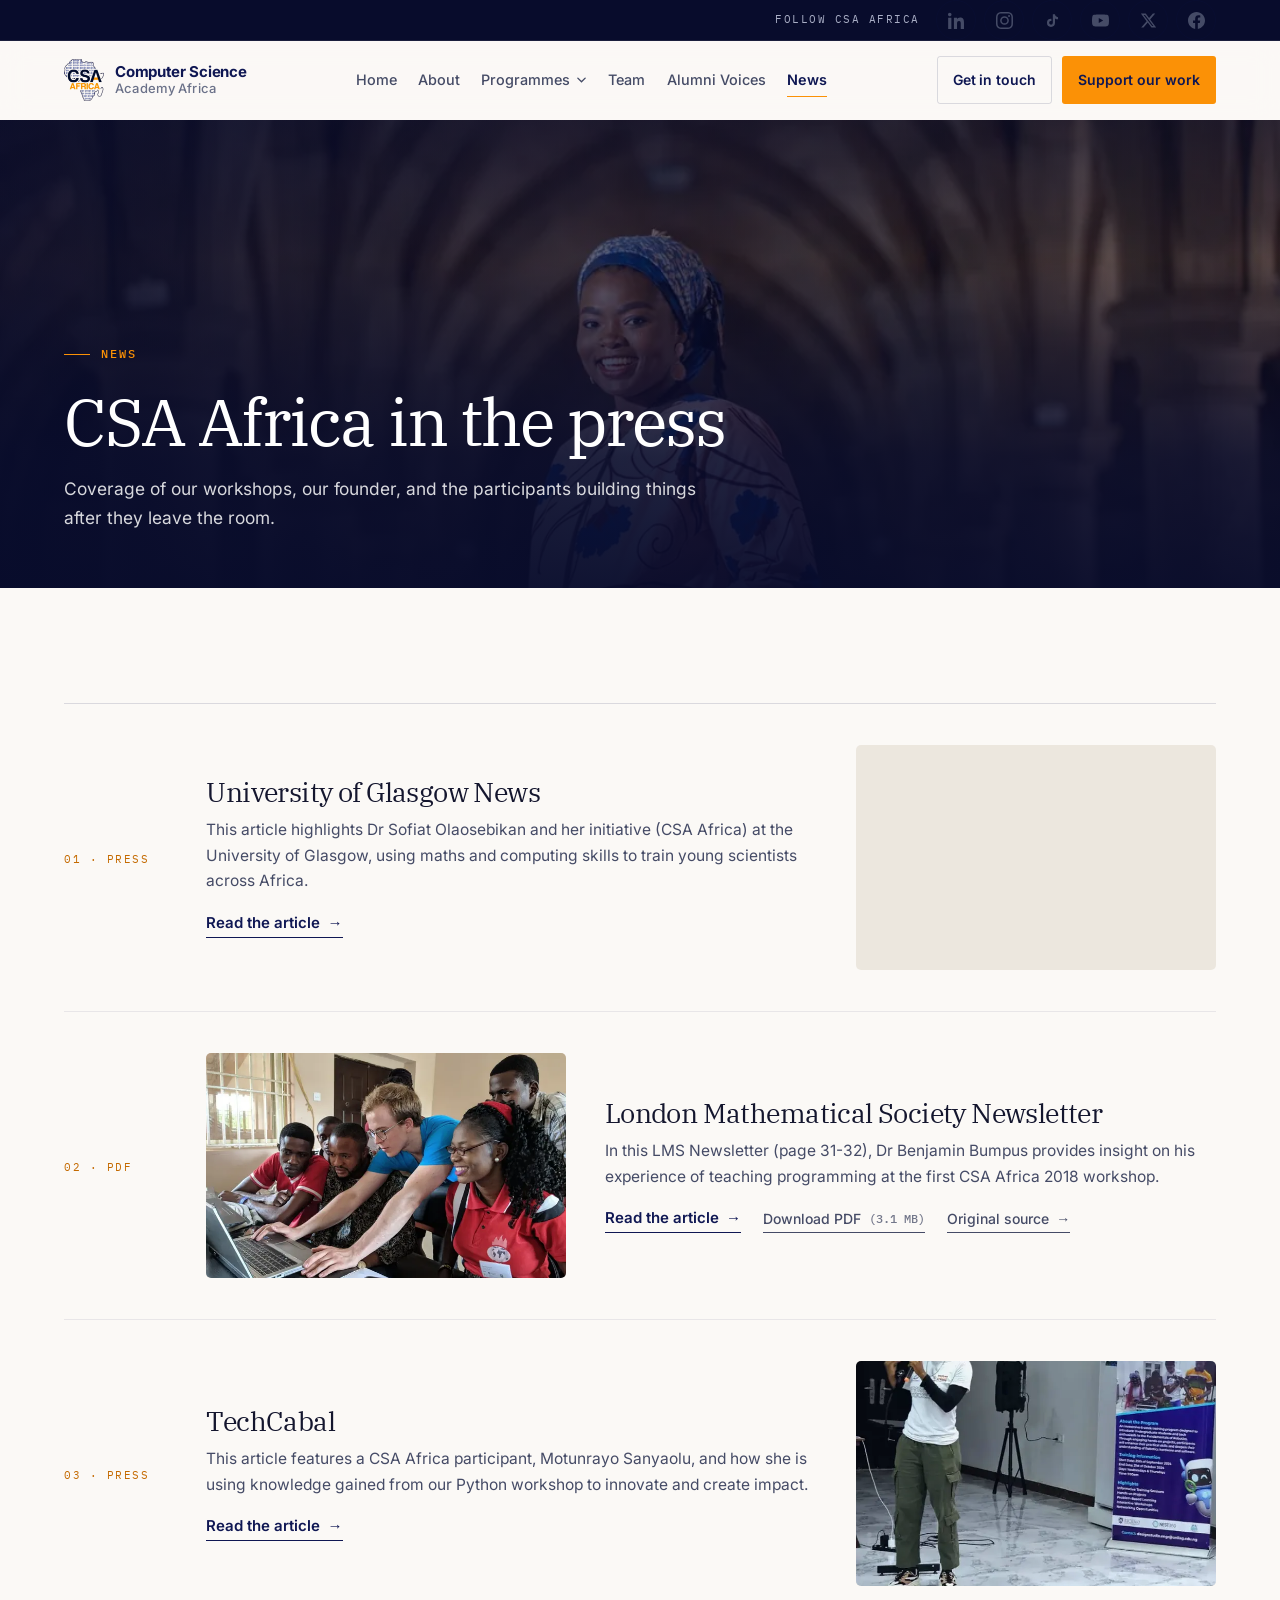
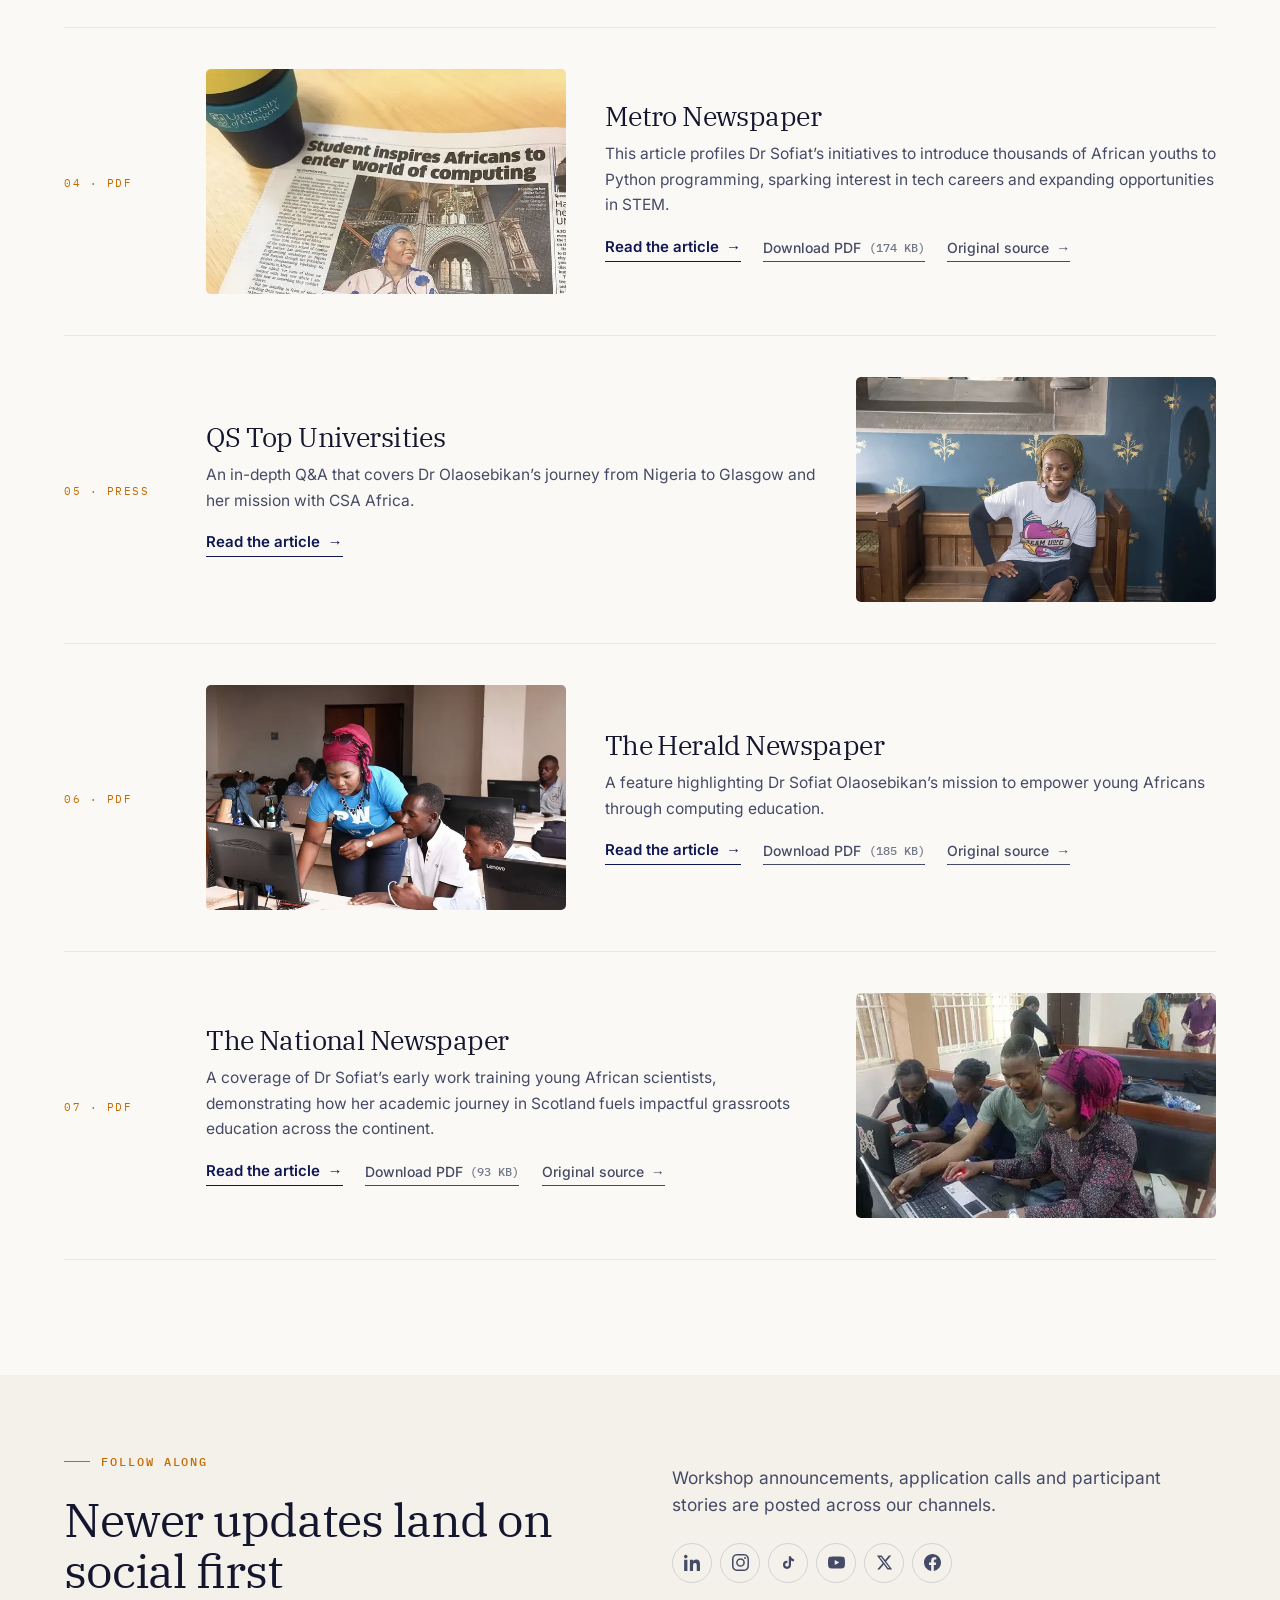
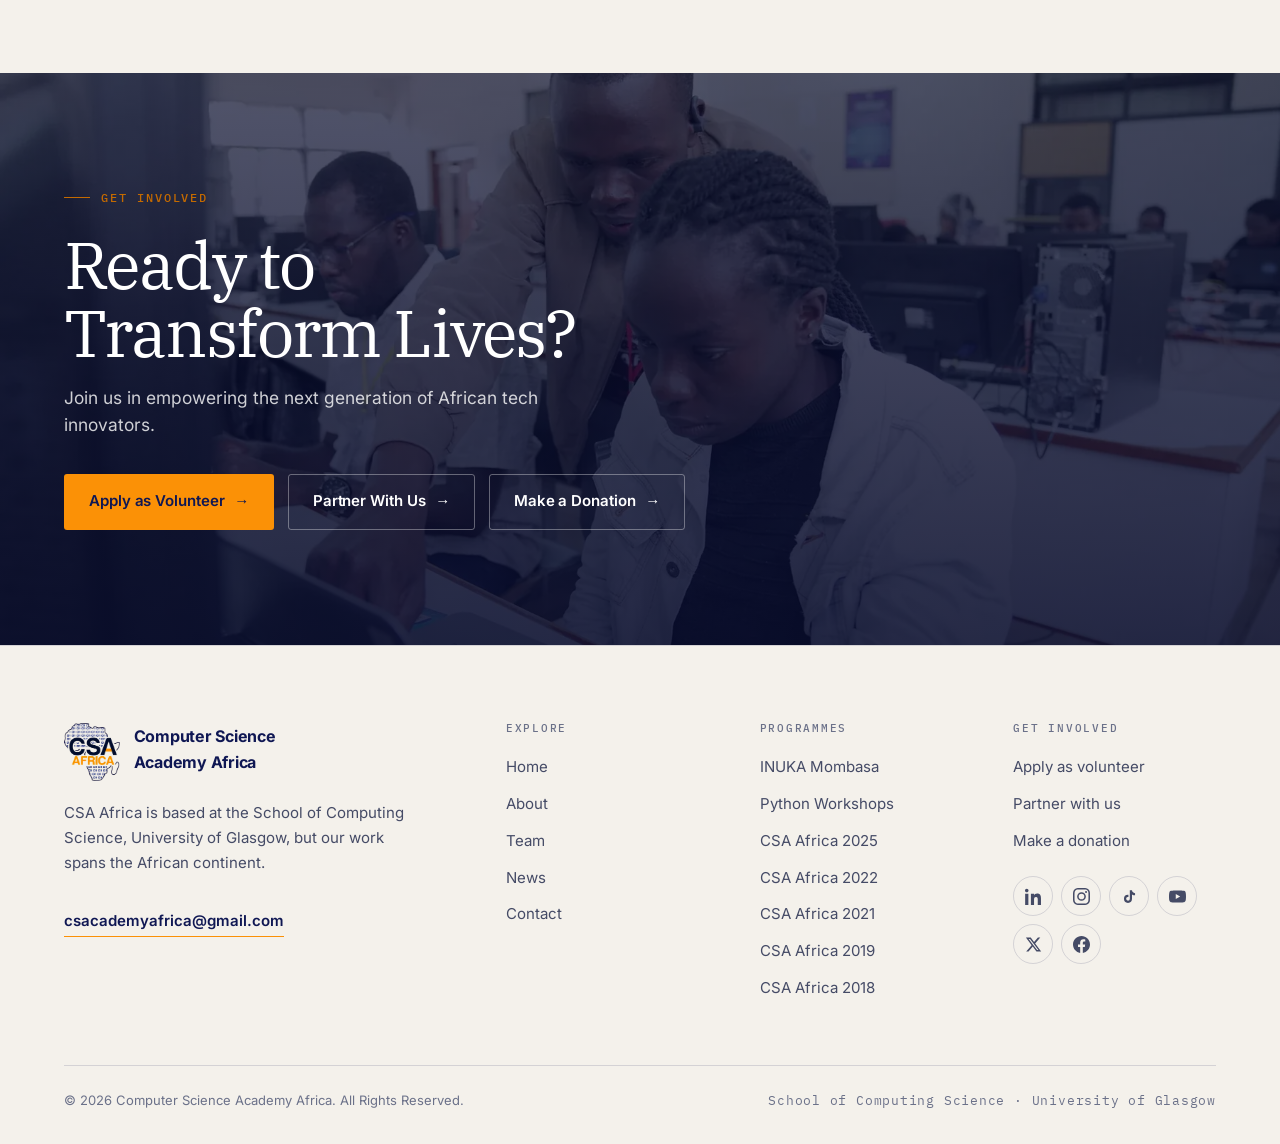
<file: news.html>
<!doctype html>
<html lang="en">
<head>
<meta charset="utf-8">
<meta name="viewport" content="width=device-width, initial-scale=1">
<title>News — CSA Africa in the press</title>
<meta name="description" content="Press coverage of Computer Science Academy Africa from the University of Glasgow, TechCabal, QS Top Universities, Metro, The Herald and more.">
<link rel="canonical" href="https://www.csaafrica.org/news.html">
<meta name="theme-color" content="#0f1753">

<meta property="og:type" content="website">
<meta property="og:site_name" content="Computer Science Academy Africa">
<meta property="og:title" content="News — CSA Africa in the press">
<meta property="og:description" content="Press coverage of Computer Science Academy Africa from the University of Glasgow, TechCabal, QS Top Universities, Metro, The Herald and more.">
<meta property="og:url" content="https://www.csaafrica.org/news.html">
<meta property="og:image" content="https://www.csaafrica.org/assets/img/news/glasgow-news.webp">
<meta name="twitter:card" content="summary_large_image">

<link rel="icon" href="favicon.ico" sizes="32x32">
<link rel="icon" href="assets/img/brand/icon-192.png" type="image/png" sizes="192x192">
<link rel="icon" href="assets/img/brand/icon-512.png" type="image/png" sizes="512x512">
<link rel="apple-touch-icon" href="assets/img/brand/apple-touch-icon.png">

<link rel="preload" href="assets/fonts/inter-latin.woff2" as="font" type="font/woff2" crossorigin>
<link rel="preload" href="assets/fonts/ibm-plex-serif-400-latin.woff2" as="font" type="font/woff2" crossorigin>
<link rel="stylesheet" href="assets/css/fonts.css">
<link rel="stylesheet" href="assets/css/main.css">
</head>
<body>
<a class="skip-link" href="#main">Skip to content</a>
<div class="topbar"><div class="shell--wide"><div class="topbar__in"><span class="topbar__tag">Follow CSA Africa</span><div class="socials socials--sm"><a href="https://www.linkedin.com/company/csaafrica/" target="_blank" rel="noopener" aria-label="Computer Science Academy Africa on LinkedIn"><svg viewBox="0 0 24 24" aria-hidden="true"><path d="M4.98 3.5C4.98 4.88 3.87 6 2.5 6S0 4.88 0 3.5 1.12 1 2.5 1 4.98 2.12 4.98 3.5zM.22 8.02h4.56V24H.22V8.02zM8.34 8.02h4.37v2.18h.06c.61-1.15 2.1-2.37 4.32-2.37 4.62 0 5.47 3.04 5.47 6.99V24h-4.56v-7.28c0-1.74-.03-3.98-2.43-3.98-2.43 0-2.8 1.9-2.8 3.86V24H8.34V8.02z"/></svg></a><a href="https://www.instagram.com/csacademyafrica/" target="_blank" rel="noopener" aria-label="Computer Science Academy Africa on Instagram"><svg viewBox="0 0 24 24" aria-hidden="true"><path d="M12 2.16c3.2 0 3.58.01 4.85.07 1.17.05 1.8.25 2.23.41.56.22.96.48 1.38.9.42.42.68.82.9 1.38.16.42.36 1.06.41 2.23.06 1.27.07 1.65.07 4.85s-.01 3.58-.07 4.85c-.05 1.17-.25 1.8-.41 2.23-.22.56-.48.96-.9 1.38-.42.42-.82.68-1.38.9-.42.16-1.06.36-2.23.41-1.27.06-1.65.07-4.85.07s-3.58-.01-4.85-.07c-1.17-.05-1.8-.25-2.23-.41-.56-.22-.96-.48-1.38-.9-.42-.42-.68-.82-.9-1.38-.16-.42-.36-1.06-.41-2.23C2.17 15.58 2.16 15.2 2.16 12s.01-3.58.07-4.85c.05-1.17.25-1.8.41-2.23.22-.56.48-.96.9-1.38.42-.42.82-.68 1.38-.9.42-.16 1.06-.36 2.23-.41C8.42 2.17 8.8 2.16 12 2.16zM12 0C8.74 0 8.33.01 7.05.07 5.78.13 4.9.33 4.14.63c-.79.3-1.46.72-2.12 1.38C1.35 2.68.94 3.35.63 4.14.33 4.9.13 5.78.07 7.05.01 8.33 0 8.74 0 12s.01 3.67.07 4.95c.06 1.27.26 2.15.56 2.91.3.79.72 1.46 1.38 2.12.66.66 1.33 1.07 2.12 1.38.76.3 1.64.5 2.91.56C8.33 23.99 8.74 24 12 24s3.67-.01 4.95-.07c1.27-.06 2.15-.26 2.91-.56.79-.3 1.46-.72 2.12-1.38.66-.66 1.07-1.33 1.38-2.12.3-.76.5-1.64.56-2.91.06-1.28.07-1.69.07-4.95s-.01-3.67-.07-4.95c-.06-1.27-.26-2.15-.56-2.91-.3-.79-.72-1.46-1.38-2.12C21.32 1.35 20.65.94 19.86.63 19.1.33 18.22.13 16.95.07 15.67.01 15.26 0 12 0zm0 5.84a6.16 6.16 0 100 12.32A6.16 6.16 0 0012 5.84zm0 10.16a4 4 0 110-8 4 4 0 010 8zm7.85-10.4a1.44 1.44 0 11-2.88 0 1.44 1.44 0 012.88 0z"/></svg></a><a href="https://www.tiktok.com/@csacademyafrica" target="_blank" rel="noopener" aria-label="Computer Science Academy Africa on TikTok"><svg viewBox="0 0 24 24" aria-hidden="true"><path d="M16.6 5.82A4.28 4.28 0 0115.54 3h-3.09v12.4a2.59 2.59 0 01-2.59 2.5 2.59 2.59 0 01-2.59-2.59 2.59 2.59 0 013.19-2.52V9.66a5.7 5.7 0 00-.6-.03A5.68 5.68 0 004.2 15.3 5.68 5.68 0 009.86 21a5.68 5.68 0 005.68-5.68V9.01a7.35 7.35 0 004.3 1.38V7.3a4.28 4.28 0 01-3.24-1.48z"/></svg></a><a href="https://www.youtube.com/channel/UCXm5CcHVNkjLK9IsHDnKdrA" target="_blank" rel="noopener" aria-label="Computer Science Academy Africa on YouTube"><svg viewBox="0 0 24 24" aria-hidden="true"><path d="M23.5 6.19a3.02 3.02 0 00-2.12-2.14C19.5 3.55 12 3.55 12 3.55s-7.5 0-9.38.5A3.02 3.02 0 00.5 6.19C0 8.08 0 12 0 12s0 3.92.5 5.81a3.02 3.02 0 002.12 2.14c1.88.5 9.38.5 9.38.5s7.5 0 9.38-.5a3.02 3.02 0 002.12-2.14C24 15.92 24 12 24 12s0-3.92-.5-5.81zM9.55 15.57V8.43L15.82 12l-6.27 3.57z"/></svg></a><a href="https://twitter.com/CSAcademyAfrica" target="_blank" rel="noopener" aria-label="Computer Science Academy Africa on X"><svg viewBox="0 0 24 24" aria-hidden="true"><path d="M18.24 2.25h3.31l-7.23 8.26 8.5 11.24h-6.66l-5.21-6.82-5.97 6.82H1.66l7.73-8.84L1.25 2.25h6.83l4.71 6.23 5.45-6.23zm-1.16 17.52h1.83L7.08 4.13H5.12l11.96 15.64z"/></svg></a><a href="https://www.facebook.com/CSAcademyAfrica/" target="_blank" rel="noopener" aria-label="Computer Science Academy Africa on Facebook"><svg viewBox="0 0 24 24" aria-hidden="true"><path d="M24 12.07C24 5.4 18.63 0 12 0S0 5.4 0 12.07C0 18.1 4.39 23.09 10.13 24v-8.44H7.08v-3.49h3.05V9.41c0-3.02 1.79-4.69 4.53-4.69 1.31 0 2.68.24 2.68.24v2.96h-1.51c-1.49 0-1.96.93-1.96 1.89v2.26h3.33l-.53 3.49h-2.8V24C19.61 23.09 24 18.1 24 12.07z"/></svg></a></div></div></div></div>
<header class="site-header">
<div class="shell--wide"><div class="site-header__in">
  <a class="brand" href="index.html" aria-label="Computer Science Academy Africa — home">
    <img src="assets/img/brand/logo.webp" width="40" height="42" alt="" fetchpriority="high">
    <span class="brand__txt">Computer Science<span>Academy Africa</span></span>
  </a>

  <nav class="nav" aria-label="Primary">
    <a href="index.html">Home</a>
    <a href="about.html">About</a>
    <div class="nav__group">
      <button class="nav__toggle" type="button" aria-expanded="false">Programmes <svg width="11" height="11" viewBox="0 0 12 12" aria-hidden="true"><path d="M2 4.5L6 8.5l4-4" stroke="currentColor" stroke-width="1.5" fill="none" stroke-linecap="round"/></svg></button>
      <div class="nav__menu">
        <a href="inuka-mombasa.html">INUKA Mombasa <em>Sept 2026 &#183; Recap</em></a>
        <a href="workshops.html">Python Workshops <em>Annual</em></a>
        <a href="csa-2025.html">CSA 2025 <em>University of Nairobi</em></a><a href="csa-2022.html">CSA 2022 <em>NitHub</em></a><a href="csa-2021.html">CSA 2021 <em>Online (COVID pandemic era)</em></a><a href="csa-2019.html">CSA 2019 <em>University of Rwanda</em></a><a href="csa-2018.html">CSA 2018 <em>University of Ibadan</em></a>
      </div>
    </div>
    <a href="team.html">Team</a>
    <a href="index.html#testimonials">Alumni Voices</a>
    <a href="news.html" aria-current="page">News</a>
  </nav>

  <div class="header-cta">
    <a class="btn btn--ghost" href="contact.html">Get in touch</a>
    <a class="btn btn--amber" href="https://givingtoglasgow.hubbub.net/p/csaafrica/" target="_blank" rel="noopener">Support our work</a>
    <button class="burger" type="button" aria-expanded="false" aria-controls="drawer" aria-label="Open menu">
      <span></span><span></span><span></span>
    </button>
  </div>
</div></div>
</header>

<div class="drawer" id="drawer" aria-hidden="true">
  <div class="shell">
    <nav class="drawer__nav" aria-label="Mobile">
      <a href="index.html">Home</a>
      <a href="about.html">About</a>
      <a href="inuka-mombasa.html">INUKA Mombasa</a>
      <details class="drawer__sub">
        <summary>Python Workshops <svg width="11" height="11" viewBox="0 0 12 12" aria-hidden="true"><path d="M2 4.5L6 8.5l4-4" stroke="currentColor" stroke-width="1.5" fill="none" stroke-linecap="round"/></svg></summary>
        <ul>
          <li><a href="workshops.html">Overview <em>How we work</em></a></li>
          <li><a href="csa-2025.html">CSA 2025 <em>University of Nairobi</em></a></li><li><a href="csa-2022.html">CSA 2022 <em>NitHub</em></a></li><li><a href="csa-2021.html">CSA 2021 <em>Online (COVID pandemic era)</em></a></li><li><a href="csa-2019.html">CSA 2019 <em>University of Rwanda</em></a></li><li><a href="csa-2018.html">CSA 2018 <em>University of Ibadan</em></a></li>
        </ul>
      </details>
      <a href="team.html">Team</a>
      <a href="index.html#testimonials">Alumni Voices</a>
      <a href="news.html">News</a>
    </nav>
    <div class="drawer__foot">
      <a class="btn btn--amber" href="https://givingtoglasgow.hubbub.net/p/csaafrica/" target="_blank" rel="noopener">Support our work</a>
      <a class="btn btn--ghost" href="contact.html">Get in touch</a>
    </div>
    <p class="drawer__meta">Get in touch: <a href="mailto:csacademyafrica@gmail.com">csacademyafrica@gmail.com</a></p>
  </div>
</div>
<main id="main">

<section class="phero">
  <div class="phero__media"><img src="assets/img/news/glasgow-news.webp" srcset="assets/img/news/glasgow-news@sm.webp 700w, assets/img/news/glasgow-news.webp 1100w" sizes="100vw" width="1100" height="733" alt="CSA Africa featured in the press" loading="eager" fetchpriority="high" decoding="async"></div>
  <div class="phero__scrim"></div>
  <div class="shell--wide">
    <p class="eyebrow">News</p>
    <h1 class="h1">CSA Africa in the press</h1>
    <p class="phero__sub">Coverage of our workshops, our founder, and the participants building
      things after they leave the room.</p>
  </div>
</section>

<section class="section">
  <div class="shell--wide">
    <div class="news-list" data-reveal-group><article class="news-item" data-reveal><div><span class="src">01 &#183; Press</span></div><div><h3>University of Glasgow News</h3><p>This article highlights Dr Sofiat Olaosebikan and her initiative (CSA Africa) at the University of Glasgow, using maths and computing skills to train young scientists across Africa.</p><div class="news-item__acts"><a class="tlink" href="https://www.gla.ac.uk/news/archiveofnews/2019/september/headline_673552_en.html" target="_blank" rel="noopener">Read the article <span class="arw" aria-hidden="true">&#8594;</span></a></div></div><a class="news-item__img" href="https://www.gla.ac.uk/news/archiveofnews/2019/september/headline_673552_en.html" target="_blank" rel="noopener" tabindex="-1" aria-hidden="true"><img src="assets/img/news/glasgow-news.webp" srcset="assets/img/news/glasgow-news@sm.webp 700w, assets/img/news/glasgow-news.webp 1100w" sizes="(min-width: 820px) 360px, 100vw" width="1100" height="733" alt="University of Glasgow News" loading="lazy" decoding="async"></a></article><article class="news-item news-item--flip" data-reveal><div><span class="src">02 &#183; PDF</span></div><div><h3>London Mathematical Society Newsletter</h3><p>In this LMS Newsletter (page 31-32), Dr Benjamin Bumpus provides insight on his experience of teaching programming at the first CSA Africa 2018 workshop.</p><div class="news-item__acts"><a class="tlink" href="assets/docs/lms-newsletter-481.pdf" target="_blank" rel="noopener">Read the article <span class="arw" aria-hidden="true">&#8594;</span></a><a class="tlink tlink--quiet" href="assets/docs/lms-newsletter-481.pdf" download>Download PDF <span class="mono">(3.1 MB)</span></a><a class="tlink tlink--quiet" href="https://www.lms.ac.uk/sites/lms.ac.uk/files/files/NLMS_481_for%20web.pdf" target="_blank" rel="noopener">Original source <span class="arw" aria-hidden="true">&#8594;</span></a></div></div><a class="news-item__img" href="assets/docs/lms-newsletter-481.pdf" target="_blank" rel="noopener" tabindex="-1" aria-hidden="true"><img src="assets/img/news/lms-newsletter.webp" srcset="assets/img/news/lms-newsletter@sm.webp 700w, assets/img/news/lms-newsletter.webp 1100w" sizes="(min-width: 820px) 360px, 100vw" width="1100" height="825" alt="London Mathematical Society Newsletter" loading="lazy" decoding="async"></a></article><article class="news-item" data-reveal><div><span class="src">03 &#183; Press</span></div><div><h3>TechCabal</h3><p>This article features a CSA Africa participant, Motunrayo Sanyaolu, and how she is using knowledge gained from our Python workshop to innovate and create impact.</p><div class="news-item__acts"><a class="tlink" href="https://techcabal.com/2025/03/12/unilag-motunrayo-sanyaolu-engineering/" target="_blank" rel="noopener">Read the article <span class="arw" aria-hidden="true">&#8594;</span></a></div></div><a class="news-item__img" href="https://techcabal.com/2025/03/12/unilag-motunrayo-sanyaolu-engineering/" target="_blank" rel="noopener" tabindex="-1" aria-hidden="true"><img src="assets/img/news/techcabal.webp" srcset="assets/img/news/techcabal@sm.webp 700w, assets/img/news/techcabal.webp 768w" sizes="(min-width: 820px) 360px, 100vw" width="768" height="1024" alt="TechCabal" loading="lazy" decoding="async"></a></article><article class="news-item news-item--flip" data-reveal><div><span class="src">04 &#183; PDF</span></div><div><h3>Metro Newspaper</h3><p>This article profiles Dr Sofiat’s initiatives to introduce thousands of African youths to Python programming, sparking interest in tech careers and expanding opportunities in STEM.</p><div class="news-item__acts"><a class="tlink" href="assets/docs/metro-newspaper.pdf" target="_blank" rel="noopener">Read the article <span class="arw" aria-hidden="true">&#8594;</span></a><a class="tlink tlink--quiet" href="assets/docs/metro-newspaper.pdf" download>Download PDF <span class="mono">(174 KB)</span></a><a class="tlink tlink--quiet" href="https://bb716663-aee6-4233-bcad-e44861f5367c.filesusr.com/ugd/303cbb_4cbc45be841c44a8b78db94bf15b3211.pdf" target="_blank" rel="noopener">Original source <span class="arw" aria-hidden="true">&#8594;</span></a></div></div><a class="news-item__img" href="assets/docs/metro-newspaper.pdf" target="_blank" rel="noopener" tabindex="-1" aria-hidden="true"><img src="assets/img/news/metro.webp" srcset="assets/img/news/metro@sm.webp 700w, assets/img/news/metro.webp 750w" sizes="(min-width: 820px) 360px, 100vw" width="750" height="741" alt="Metro Newspaper" loading="lazy" decoding="async"></a></article><article class="news-item" data-reveal><div><span class="src">05 &#183; Press</span></div><div><h3>QS Top Universities</h3><p>An in-depth Q&amp;A that covers Dr Olaosebikan’s journey from Nigeria to Glasgow and her mission with CSA Africa.</p><div class="news-item__acts"><a class="tlink" href="https://www.topuniversities.com/student-info/student-stories/qa-future-world-changer-sofiat-olaosebikan" target="_blank" rel="noopener">Read the article <span class="arw" aria-hidden="true">&#8594;</span></a></div></div><a class="news-item__img" href="https://www.topuniversities.com/student-info/student-stories/qa-future-world-changer-sofiat-olaosebikan" target="_blank" rel="noopener" tabindex="-1" aria-hidden="true"><img src="assets/img/news/qs-top-universities.webp" srcset="assets/img/news/qs-top-universities@sm.webp 700w, assets/img/news/qs-top-universities.webp 1100w" sizes="(min-width: 820px) 360px, 100vw" width="1100" height="733" alt="QS Top Universities" loading="lazy" decoding="async"></a></article><article class="news-item news-item--flip" data-reveal><div><span class="src">06 &#183; PDF</span></div><div><h3>The Herald Newspaper</h3><p>A feature highlighting Dr Sofiat Olaosebikan’s mission to empower young Africans through computing education.</p><div class="news-item__acts"><a class="tlink" href="assets/docs/the-herald.pdf" target="_blank" rel="noopener">Read the article <span class="arw" aria-hidden="true">&#8594;</span></a><a class="tlink tlink--quiet" href="assets/docs/the-herald.pdf" download>Download PDF <span class="mono">(185 KB)</span></a><a class="tlink tlink--quiet" href="https://bb716663-aee6-4233-bcad-e44861f5367c.filesusr.com/ugd/303cbb_298c03f80a924a3b8117b1a5e4905ffd.pdf" target="_blank" rel="noopener">Original source <span class="arw" aria-hidden="true">&#8594;</span></a></div></div><a class="news-item__img" href="assets/docs/the-herald.pdf" target="_blank" rel="noopener" tabindex="-1" aria-hidden="true"><img src="assets/img/news/herald.webp" srcset="assets/img/news/herald@sm.webp 700w, assets/img/news/herald.webp 1100w" sizes="(min-width: 820px) 360px, 100vw" width="1100" height="748" alt="The Herald Newspaper" loading="lazy" decoding="async"></a></article><article class="news-item" data-reveal><div><span class="src">07 &#183; PDF</span></div><div><h3>The National Newspaper</h3><p>A coverage of Dr Sofiat’s early work training young African scientists, demonstrating how her academic journey in Scotland fuels impactful grassroots education across the continent.</p><div class="news-item__acts"><a class="tlink" href="assets/docs/the-national.pdf" target="_blank" rel="noopener">Read the article <span class="arw" aria-hidden="true">&#8594;</span></a><a class="tlink tlink--quiet" href="assets/docs/the-national.pdf" download>Download PDF <span class="mono">(93 KB)</span></a><a class="tlink tlink--quiet" href="https://bb716663-aee6-4233-bcad-e44861f5367c.filesusr.com/ugd/303cbb_2c228512d895428faee0b76ddfe37ec1.pdf" target="_blank" rel="noopener">Original source <span class="arw" aria-hidden="true">&#8594;</span></a></div></div><a class="news-item__img" href="assets/docs/the-national.pdf" target="_blank" rel="noopener" tabindex="-1" aria-hidden="true"><img src="assets/img/news/the-national.webp" width="504" height="378" alt="The National Newspaper" loading="lazy" decoding="async"></a></article></div>
  </div>
</section>

<section class="section--tight section band-stone">
  <div class="shell--wide">
    <div class="split" style="align-items:center">
      <div data-reveal>
        <p class="eyebrow">Follow along</p>
        <h2 class="h2">Newer updates land on social first</h2>
      </div>
      <div data-reveal>
        <p class="lead">Workshop announcements, application calls and participant stories are posted
          across our channels.</p>
        <div class="socials" style="margin-top:1.5rem"><a href="https://www.linkedin.com/company/csaafrica/" target="_blank" rel="noopener" aria-label="Computer Science Academy Africa on LinkedIn"><svg viewBox="0 0 24 24" aria-hidden="true"><path d="M4.98 3.5C4.98 4.88 3.87 6 2.5 6S0 4.88 0 3.5 1.12 1 2.5 1 4.98 2.12 4.98 3.5zM.22 8.02h4.56V24H.22V8.02zM8.34 8.02h4.37v2.18h.06c.61-1.15 2.1-2.37 4.32-2.37 4.62 0 5.47 3.04 5.47 6.99V24h-4.56v-7.28c0-1.74-.03-3.98-2.43-3.98-2.43 0-2.8 1.9-2.8 3.86V24H8.34V8.02z"/></svg></a><a href="https://www.instagram.com/csacademyafrica/" target="_blank" rel="noopener" aria-label="Computer Science Academy Africa on Instagram"><svg viewBox="0 0 24 24" aria-hidden="true"><path d="M12 2.16c3.2 0 3.58.01 4.85.07 1.17.05 1.8.25 2.23.41.56.22.96.48 1.38.9.42.42.68.82.9 1.38.16.42.36 1.06.41 2.23.06 1.27.07 1.65.07 4.85s-.01 3.58-.07 4.85c-.05 1.17-.25 1.8-.41 2.23-.22.56-.48.96-.9 1.38-.42.42-.82.68-1.38.9-.42.16-1.06.36-2.23.41-1.27.06-1.65.07-4.85.07s-3.58-.01-4.85-.07c-1.17-.05-1.8-.25-2.23-.41-.56-.22-.96-.48-1.38-.9-.42-.42-.68-.82-.9-1.38-.16-.42-.36-1.06-.41-2.23C2.17 15.58 2.16 15.2 2.16 12s.01-3.58.07-4.85c.05-1.17.25-1.8.41-2.23.22-.56.48-.96.9-1.38.42-.42.82-.68 1.38-.9.42-.16 1.06-.36 2.23-.41C8.42 2.17 8.8 2.16 12 2.16zM12 0C8.74 0 8.33.01 7.05.07 5.78.13 4.9.33 4.14.63c-.79.3-1.46.72-2.12 1.38C1.35 2.68.94 3.35.63 4.14.33 4.9.13 5.78.07 7.05.01 8.33 0 8.74 0 12s.01 3.67.07 4.95c.06 1.27.26 2.15.56 2.91.3.79.72 1.46 1.38 2.12.66.66 1.33 1.07 2.12 1.38.76.3 1.64.5 2.91.56C8.33 23.99 8.74 24 12 24s3.67-.01 4.95-.07c1.27-.06 2.15-.26 2.91-.56.79-.3 1.46-.72 2.12-1.38.66-.66 1.07-1.33 1.38-2.12.3-.76.5-1.64.56-2.91.06-1.28.07-1.69.07-4.95s-.01-3.67-.07-4.95c-.06-1.27-.26-2.15-.56-2.91-.3-.79-.72-1.46-1.38-2.12C21.32 1.35 20.65.94 19.86.63 19.1.33 18.22.13 16.95.07 15.67.01 15.26 0 12 0zm0 5.84a6.16 6.16 0 100 12.32A6.16 6.16 0 0012 5.84zm0 10.16a4 4 0 110-8 4 4 0 010 8zm7.85-10.4a1.44 1.44 0 11-2.88 0 1.44 1.44 0 012.88 0z"/></svg></a><a href="https://www.tiktok.com/@csacademyafrica" target="_blank" rel="noopener" aria-label="Computer Science Academy Africa on TikTok"><svg viewBox="0 0 24 24" aria-hidden="true"><path d="M16.6 5.82A4.28 4.28 0 0115.54 3h-3.09v12.4a2.59 2.59 0 01-2.59 2.5 2.59 2.59 0 01-2.59-2.59 2.59 2.59 0 013.19-2.52V9.66a5.7 5.7 0 00-.6-.03A5.68 5.68 0 004.2 15.3 5.68 5.68 0 009.86 21a5.68 5.68 0 005.68-5.68V9.01a7.35 7.35 0 004.3 1.38V7.3a4.28 4.28 0 01-3.24-1.48z"/></svg></a><a href="https://www.youtube.com/channel/UCXm5CcHVNkjLK9IsHDnKdrA" target="_blank" rel="noopener" aria-label="Computer Science Academy Africa on YouTube"><svg viewBox="0 0 24 24" aria-hidden="true"><path d="M23.5 6.19a3.02 3.02 0 00-2.12-2.14C19.5 3.55 12 3.55 12 3.55s-7.5 0-9.38.5A3.02 3.02 0 00.5 6.19C0 8.08 0 12 0 12s0 3.92.5 5.81a3.02 3.02 0 002.12 2.14c1.88.5 9.38.5 9.38.5s7.5 0 9.38-.5a3.02 3.02 0 002.12-2.14C24 15.92 24 12 24 12s0-3.92-.5-5.81zM9.55 15.57V8.43L15.82 12l-6.27 3.57z"/></svg></a><a href="https://twitter.com/CSAcademyAfrica" target="_blank" rel="noopener" aria-label="Computer Science Academy Africa on X"><svg viewBox="0 0 24 24" aria-hidden="true"><path d="M18.24 2.25h3.31l-7.23 8.26 8.5 11.24h-6.66l-5.21-6.82-5.97 6.82H1.66l7.73-8.84L1.25 2.25h6.83l4.71 6.23 5.45-6.23zm-1.16 17.52h1.83L7.08 4.13H5.12l11.96 15.64z"/></svg></a><a href="https://www.facebook.com/CSAcademyAfrica/" target="_blank" rel="noopener" aria-label="Computer Science Academy Africa on Facebook"><svg viewBox="0 0 24 24" aria-hidden="true"><path d="M24 12.07C24 5.4 18.63 0 12 0S0 5.4 0 12.07C0 18.1 4.39 23.09 10.13 24v-8.44H7.08v-3.49h3.05V9.41c0-3.02 1.79-4.69 4.53-4.69 1.31 0 2.68.24 2.68.24v2.96h-1.51c-1.49 0-1.96.93-1.96 1.89v2.26h3.33l-.53 3.49h-2.8V24C19.61 23.09 24 18.1 24 12.07z"/></svg></a></div>
      </div>
    </div>
  </div>
</section>

<section class="cta-band">
  <div class="cta-band__media"><img src="assets/img/story/teamwork.webp" srcset="assets/img/story/teamwork@sm.webp 1000w, assets/img/story/teamwork.webp 1800w" sizes="100vw" width="1800" height="1200" alt="CSA Africa participants working together during a workshop" loading="lazy" decoding="async"></div>
  <div class="shell">
    <p class="eyebrow" data-reveal>Get involved</p>
    <h2 class="h1" data-reveal>Ready to Transform Lives?</h2>
    <p class="lead" data-reveal>Join us in empowering the next generation of African tech innovators.</p>
    <div class="btn-row" data-reveal>
      <a class="btn btn--amber" href="https://forms.office.com/pages/responsepage.aspx?id=KVxybjp2UE-B8i4lTwEzyNYh8sd1qzlKhtxB8q6RSWpUQTZDT05MRVFEWDI0SjYwQURaWVFXRFpDVi4u&route=shorturl" target="_blank" rel="noopener">Apply as Volunteer <span class="arw" aria-hidden="true">&#8594;</span></a>
      <a class="btn btn--on-dark" href="contact.html">Partner With Us <span class="arw" aria-hidden="true">&#8594;</span></a>
      <a class="btn btn--on-dark" href="https://givingtoglasgow.hubbub.net/p/csaafrica/" target="_blank" rel="noopener">Make a Donation <span class="arw" aria-hidden="true">&#8594;</span></a>
    </div>
  </div>
</section>

</main>
<footer class="site-footer">
<div class="shell--wide">
  <div class="footer-grid">
    <div>
      <div class="footer-brand">
        <img src="assets/img/brand/logo.webp" width="56" height="59" alt="CSA Africa logo" loading="lazy">
        <div><strong>Computer Science<br>Academy Africa</strong></div>
      </div>
      <p class="footer-about">CSA Africa is based at the School of Computing Science, University of Glasgow, but our work spans the African continent.</p>
      <a class="footer-mail" href="mailto:csacademyafrica@gmail.com">csacademyafrica@gmail.com</a>
    </div>

    <div class="footer-col">
      <h4>Explore</h4>
      <ul>
        <li><a href="index.html">Home</a></li>
        <li><a href="about.html">About</a></li>
        <li><a href="team.html">Team</a></li>
        <li><a href="news.html">News</a></li>
        <li><a href="contact.html">Contact</a></li>
      </ul>
    </div>

    <div class="footer-col">
      <h4>Programmes</h4>
      <ul>
        <li><a href="inuka-mombasa.html">INUKA Mombasa</a></li>
        <li><a href="workshops.html">Python Workshops</a></li>
        <li><a href="csa-2025.html">CSA Africa 2025</a></li><li><a href="csa-2022.html">CSA Africa 2022</a></li><li><a href="csa-2021.html">CSA Africa 2021</a></li><li><a href="csa-2019.html">CSA Africa 2019</a></li><li><a href="csa-2018.html">CSA Africa 2018</a></li>
      </ul>
    </div>

    <div class="footer-col">
      <h4>Get involved</h4>
      <ul>
        <li><a href="https://forms.office.com/pages/responsepage.aspx?id=KVxybjp2UE-B8i4lTwEzyNYh8sd1qzlKhtxB8q6RSWpUQTZDT05MRVFEWDI0SjYwQURaWVFXRFpDVi4u&route=shorturl" target="_blank" rel="noopener">Apply as volunteer</a></li>
        <li><a href="contact.html">Partner with us</a></li>
        <li><a href="https://givingtoglasgow.hubbub.net/p/csaafrica/" target="_blank" rel="noopener">Make a donation</a></li>
      </ul>
      <div class="socials" style="margin-top:1.4rem"><a href="https://www.linkedin.com/company/csaafrica/" target="_blank" rel="noopener" aria-label="Computer Science Academy Africa on LinkedIn"><svg viewBox="0 0 24 24" aria-hidden="true"><path d="M4.98 3.5C4.98 4.88 3.87 6 2.5 6S0 4.88 0 3.5 1.12 1 2.5 1 4.98 2.12 4.98 3.5zM.22 8.02h4.56V24H.22V8.02zM8.34 8.02h4.37v2.18h.06c.61-1.15 2.1-2.37 4.32-2.37 4.62 0 5.47 3.04 5.47 6.99V24h-4.56v-7.28c0-1.74-.03-3.98-2.43-3.98-2.43 0-2.8 1.9-2.8 3.86V24H8.34V8.02z"/></svg></a><a href="https://www.instagram.com/csacademyafrica/" target="_blank" rel="noopener" aria-label="Computer Science Academy Africa on Instagram"><svg viewBox="0 0 24 24" aria-hidden="true"><path d="M12 2.16c3.2 0 3.58.01 4.85.07 1.17.05 1.8.25 2.23.41.56.22.96.48 1.38.9.42.42.68.82.9 1.38.16.42.36 1.06.41 2.23.06 1.27.07 1.65.07 4.85s-.01 3.58-.07 4.85c-.05 1.17-.25 1.8-.41 2.23-.22.56-.48.96-.9 1.38-.42.42-.82.68-1.38.9-.42.16-1.06.36-2.23.41-1.27.06-1.65.07-4.85.07s-3.58-.01-4.85-.07c-1.17-.05-1.8-.25-2.23-.41-.56-.22-.96-.48-1.38-.9-.42-.42-.68-.82-.9-1.38-.16-.42-.36-1.06-.41-2.23C2.17 15.58 2.16 15.2 2.16 12s.01-3.58.07-4.85c.05-1.17.25-1.8.41-2.23.22-.56.48-.96.9-1.38.42-.42.82-.68 1.38-.9.42-.16 1.06-.36 2.23-.41C8.42 2.17 8.8 2.16 12 2.16zM12 0C8.74 0 8.33.01 7.05.07 5.78.13 4.9.33 4.14.63c-.79.3-1.46.72-2.12 1.38C1.35 2.68.94 3.35.63 4.14.33 4.9.13 5.78.07 7.05.01 8.33 0 8.74 0 12s.01 3.67.07 4.95c.06 1.27.26 2.15.56 2.91.3.79.72 1.46 1.38 2.12.66.66 1.33 1.07 2.12 1.38.76.3 1.64.5 2.91.56C8.33 23.99 8.74 24 12 24s3.67-.01 4.95-.07c1.27-.06 2.15-.26 2.91-.56.79-.3 1.46-.72 2.12-1.38.66-.66 1.07-1.33 1.38-2.12.3-.76.5-1.64.56-2.91.06-1.28.07-1.69.07-4.95s-.01-3.67-.07-4.95c-.06-1.27-.26-2.15-.56-2.91-.3-.79-.72-1.46-1.38-2.12C21.32 1.35 20.65.94 19.86.63 19.1.33 18.22.13 16.95.07 15.67.01 15.26 0 12 0zm0 5.84a6.16 6.16 0 100 12.32A6.16 6.16 0 0012 5.84zm0 10.16a4 4 0 110-8 4 4 0 010 8zm7.85-10.4a1.44 1.44 0 11-2.88 0 1.44 1.44 0 012.88 0z"/></svg></a><a href="https://www.tiktok.com/@csacademyafrica" target="_blank" rel="noopener" aria-label="Computer Science Academy Africa on TikTok"><svg viewBox="0 0 24 24" aria-hidden="true"><path d="M16.6 5.82A4.28 4.28 0 0115.54 3h-3.09v12.4a2.59 2.59 0 01-2.59 2.5 2.59 2.59 0 01-2.59-2.59 2.59 2.59 0 013.19-2.52V9.66a5.7 5.7 0 00-.6-.03A5.68 5.68 0 004.2 15.3 5.68 5.68 0 009.86 21a5.68 5.68 0 005.68-5.68V9.01a7.35 7.35 0 004.3 1.38V7.3a4.28 4.28 0 01-3.24-1.48z"/></svg></a><a href="https://www.youtube.com/channel/UCXm5CcHVNkjLK9IsHDnKdrA" target="_blank" rel="noopener" aria-label="Computer Science Academy Africa on YouTube"><svg viewBox="0 0 24 24" aria-hidden="true"><path d="M23.5 6.19a3.02 3.02 0 00-2.12-2.14C19.5 3.55 12 3.55 12 3.55s-7.5 0-9.38.5A3.02 3.02 0 00.5 6.19C0 8.08 0 12 0 12s0 3.92.5 5.81a3.02 3.02 0 002.12 2.14c1.88.5 9.38.5 9.38.5s7.5 0 9.38-.5a3.02 3.02 0 002.12-2.14C24 15.92 24 12 24 12s0-3.92-.5-5.81zM9.55 15.57V8.43L15.82 12l-6.27 3.57z"/></svg></a><a href="https://twitter.com/CSAcademyAfrica" target="_blank" rel="noopener" aria-label="Computer Science Academy Africa on X"><svg viewBox="0 0 24 24" aria-hidden="true"><path d="M18.24 2.25h3.31l-7.23 8.26 8.5 11.24h-6.66l-5.21-6.82-5.97 6.82H1.66l7.73-8.84L1.25 2.25h6.83l4.71 6.23 5.45-6.23zm-1.16 17.52h1.83L7.08 4.13H5.12l11.96 15.64z"/></svg></a><a href="https://www.facebook.com/CSAcademyAfrica/" target="_blank" rel="noopener" aria-label="Computer Science Academy Africa on Facebook"><svg viewBox="0 0 24 24" aria-hidden="true"><path d="M24 12.07C24 5.4 18.63 0 12 0S0 5.4 0 12.07C0 18.1 4.39 23.09 10.13 24v-8.44H7.08v-3.49h3.05V9.41c0-3.02 1.79-4.69 4.53-4.69 1.31 0 2.68.24 2.68.24v2.96h-1.51c-1.49 0-1.96.93-1.96 1.89v2.26h3.33l-.53 3.49h-2.8V24C19.61 23.09 24 18.1 24 12.07z"/></svg></a></div>
    </div>
  </div>

  <div class="footer-base">
    <span>&#169; <span data-year>2026</span> Computer Science Academy Africa. All Rights Reserved.</span>
    <span class="mono">School of Computing Science &#183; University of Glasgow</span>
  </div>
</div>
</footer>
<script src="assets/js/main.js" defer></script>
</body>
</html>
</file>
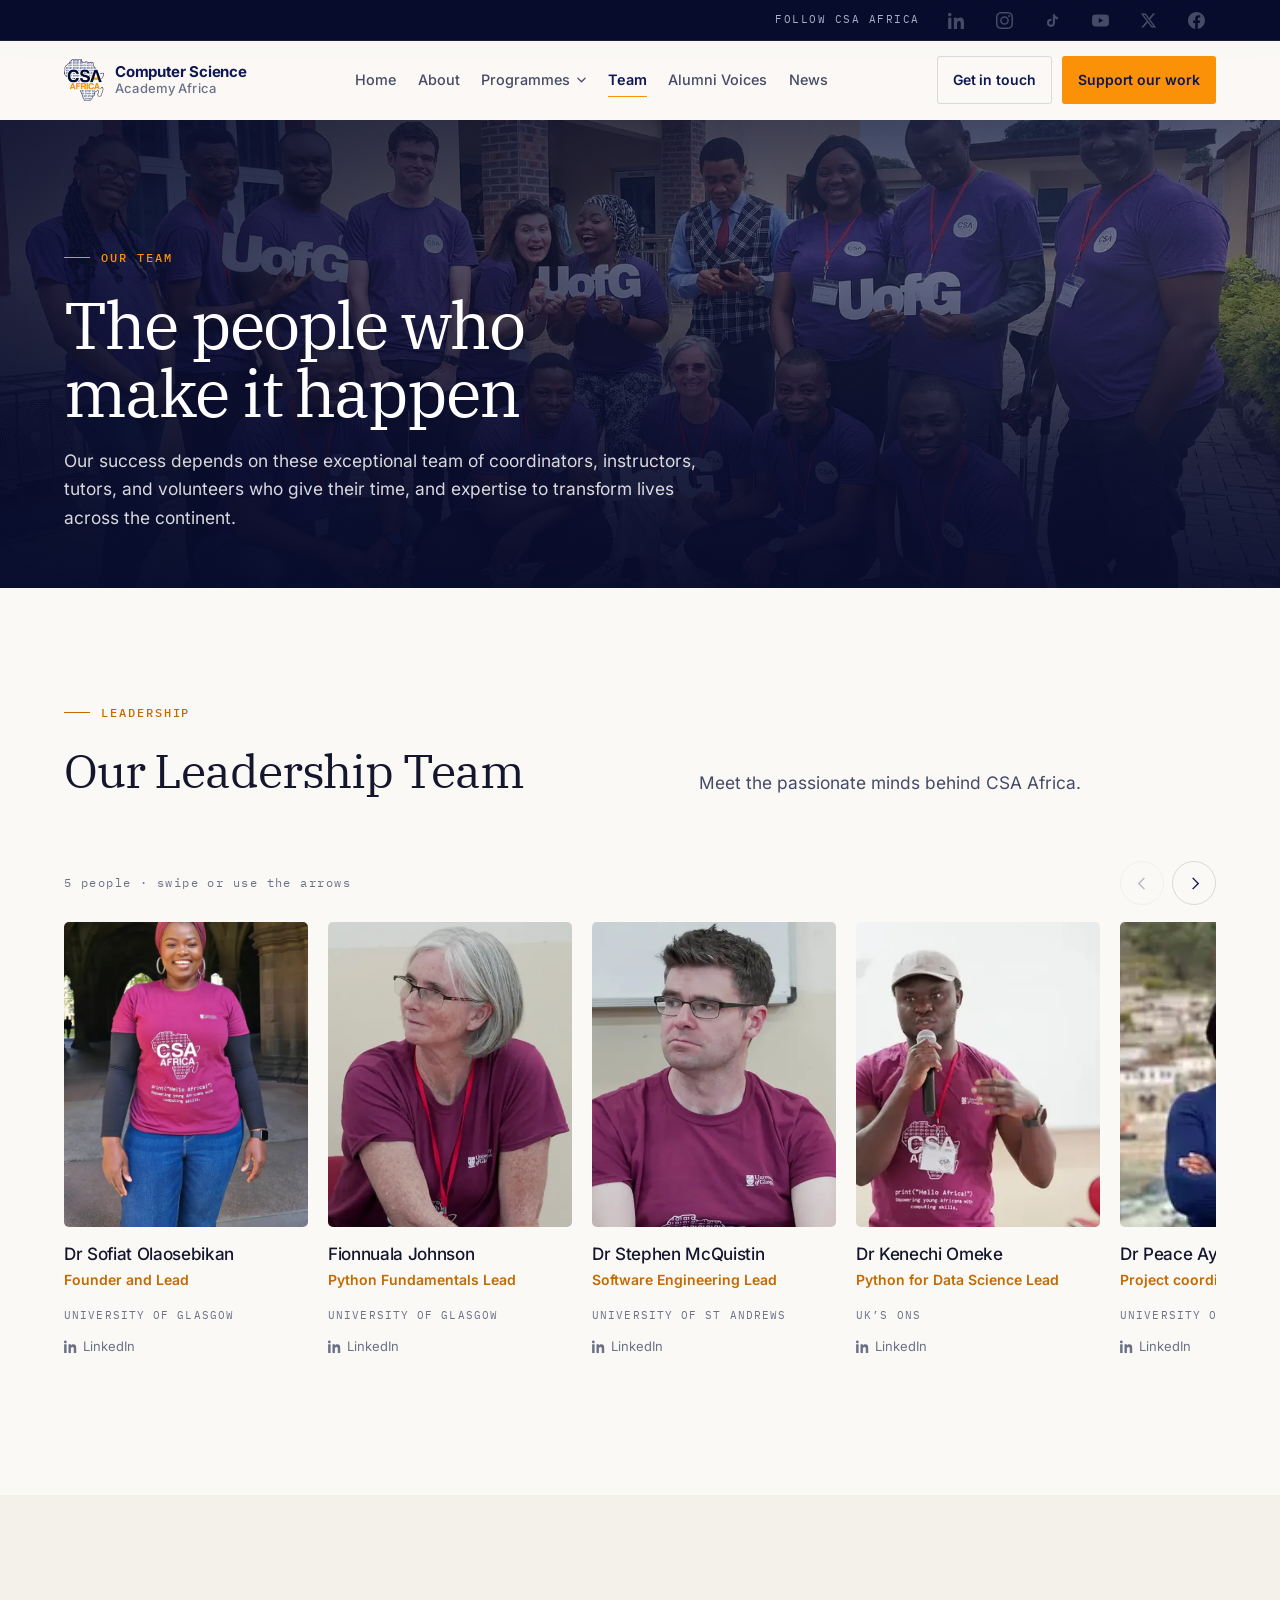
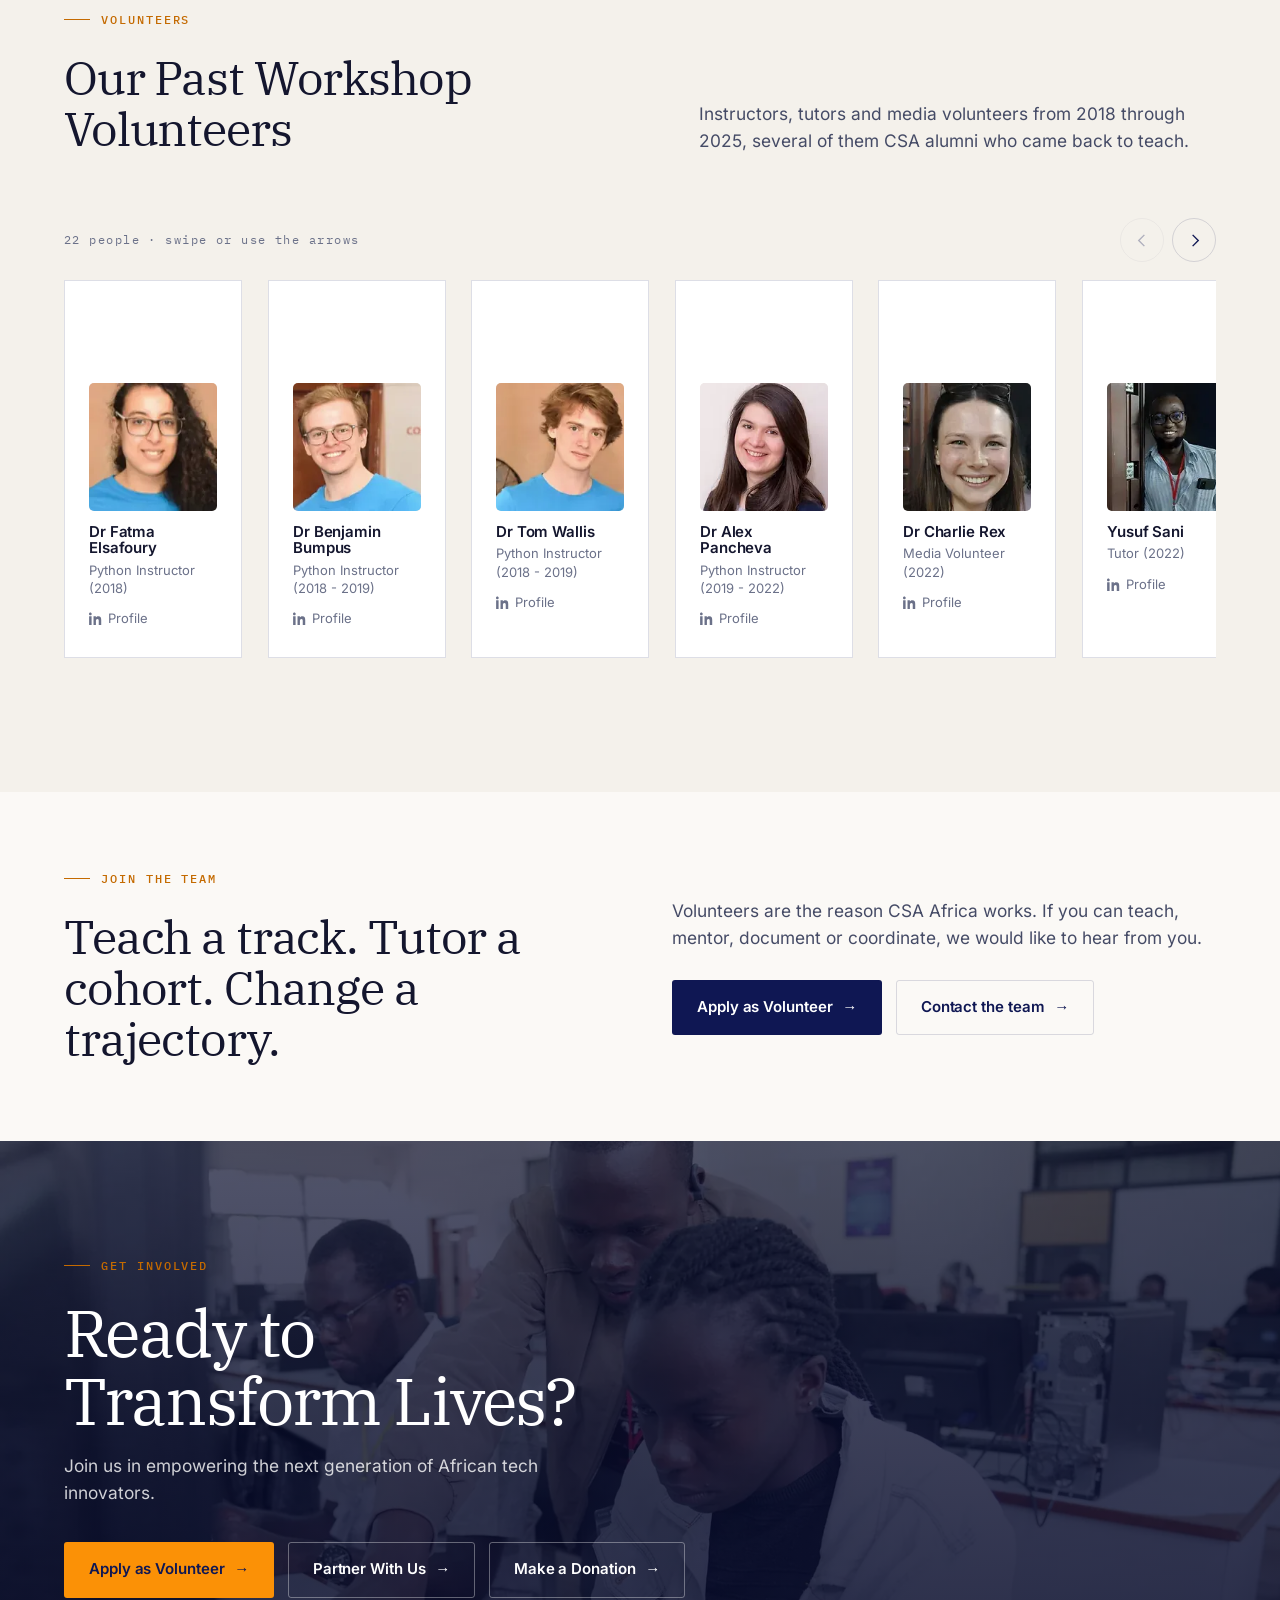
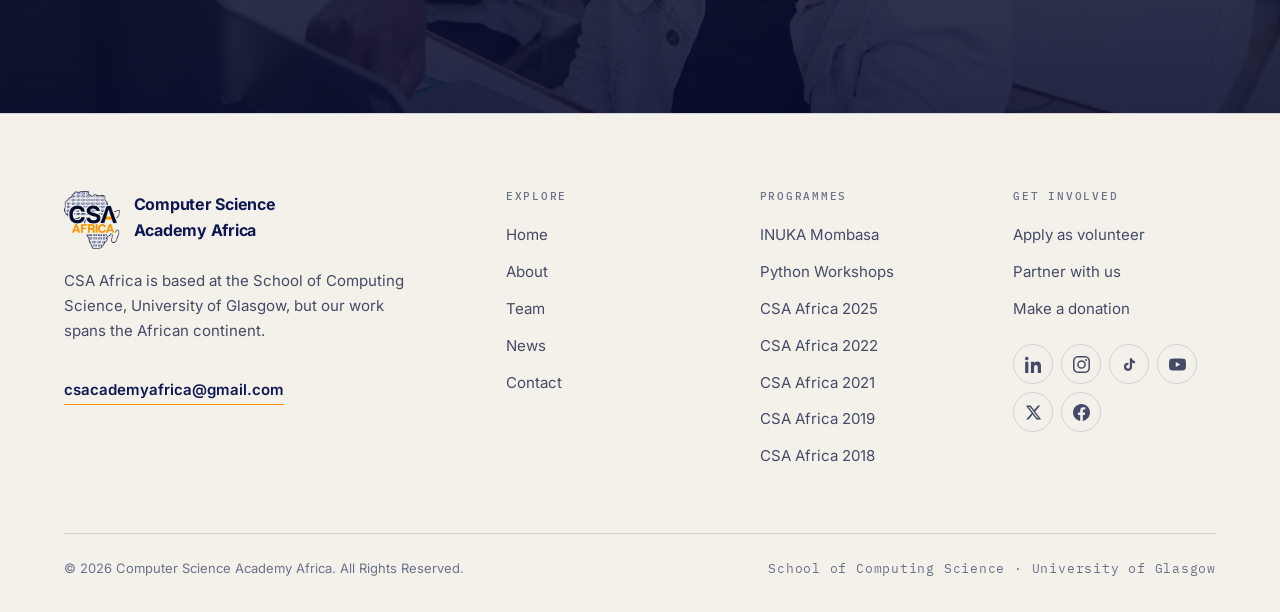
<file: team.html>
<!doctype html>
<html lang="en">
<head>
<meta charset="utf-8">
<meta name="viewport" content="width=device-width, initial-scale=1">
<title>Team — CSA Africa</title>
<meta name="description" content="The coordinators, instructors, tutors and volunteers behind Computer Science Academy Africa.">
<link rel="canonical" href="https://www.csaafrica.org/team.html">
<meta name="theme-color" content="#0f1753">

<meta property="og:type" content="website">
<meta property="og:site_name" content="Computer Science Academy Africa">
<meta property="og:title" content="Team — CSA Africa">
<meta property="og:description" content="The coordinators, instructors, tutors and volunteers behind Computer Science Academy Africa.">
<meta property="og:url" content="https://www.csaafrica.org/team.html">
<meta property="og:image" content="https://www.csaafrica.org/assets/img/story/team-hero.webp">
<meta name="twitter:card" content="summary_large_image">

<link rel="icon" href="favicon.ico" sizes="32x32">
<link rel="icon" href="assets/img/brand/icon-192.png" type="image/png" sizes="192x192">
<link rel="icon" href="assets/img/brand/icon-512.png" type="image/png" sizes="512x512">
<link rel="apple-touch-icon" href="assets/img/brand/apple-touch-icon.png">

<link rel="preload" href="assets/fonts/inter-latin.woff2" as="font" type="font/woff2" crossorigin>
<link rel="preload" href="assets/fonts/ibm-plex-serif-400-latin.woff2" as="font" type="font/woff2" crossorigin>
<link rel="stylesheet" href="assets/css/fonts.css">
<link rel="stylesheet" href="assets/css/main.css">
</head>
<body>
<a class="skip-link" href="#main">Skip to content</a>
<div class="topbar"><div class="shell--wide"><div class="topbar__in"><span class="topbar__tag">Follow CSA Africa</span><div class="socials socials--sm"><a href="https://www.linkedin.com/company/csaafrica/" target="_blank" rel="noopener" aria-label="Computer Science Academy Africa on LinkedIn"><svg viewBox="0 0 24 24" aria-hidden="true"><path d="M4.98 3.5C4.98 4.88 3.87 6 2.5 6S0 4.88 0 3.5 1.12 1 2.5 1 4.98 2.12 4.98 3.5zM.22 8.02h4.56V24H.22V8.02zM8.34 8.02h4.37v2.18h.06c.61-1.15 2.1-2.37 4.32-2.37 4.62 0 5.47 3.04 5.47 6.99V24h-4.56v-7.28c0-1.74-.03-3.98-2.43-3.98-2.43 0-2.8 1.9-2.8 3.86V24H8.34V8.02z"/></svg></a><a href="https://www.instagram.com/csacademyafrica/" target="_blank" rel="noopener" aria-label="Computer Science Academy Africa on Instagram"><svg viewBox="0 0 24 24" aria-hidden="true"><path d="M12 2.16c3.2 0 3.58.01 4.85.07 1.17.05 1.8.25 2.23.41.56.22.96.48 1.38.9.42.42.68.82.9 1.38.16.42.36 1.06.41 2.23.06 1.27.07 1.65.07 4.85s-.01 3.58-.07 4.85c-.05 1.17-.25 1.8-.41 2.23-.22.56-.48.96-.9 1.38-.42.42-.82.68-1.38.9-.42.16-1.06.36-2.23.41-1.27.06-1.65.07-4.85.07s-3.58-.01-4.85-.07c-1.17-.05-1.8-.25-2.23-.41-.56-.22-.96-.48-1.38-.9-.42-.42-.68-.82-.9-1.38-.16-.42-.36-1.06-.41-2.23C2.17 15.58 2.16 15.2 2.16 12s.01-3.58.07-4.85c.05-1.17.25-1.8.41-2.23.22-.56.48-.96.9-1.38.42-.42.82-.68 1.38-.9.42-.16 1.06-.36 2.23-.41C8.42 2.17 8.8 2.16 12 2.16zM12 0C8.74 0 8.33.01 7.05.07 5.78.13 4.9.33 4.14.63c-.79.3-1.46.72-2.12 1.38C1.35 2.68.94 3.35.63 4.14.33 4.9.13 5.78.07 7.05.01 8.33 0 8.74 0 12s.01 3.67.07 4.95c.06 1.27.26 2.15.56 2.91.3.79.72 1.46 1.38 2.12.66.66 1.33 1.07 2.12 1.38.76.3 1.64.5 2.91.56C8.33 23.99 8.74 24 12 24s3.67-.01 4.95-.07c1.27-.06 2.15-.26 2.91-.56.79-.3 1.46-.72 2.12-1.38.66-.66 1.07-1.33 1.38-2.12.3-.76.5-1.64.56-2.91.06-1.28.07-1.69.07-4.95s-.01-3.67-.07-4.95c-.06-1.27-.26-2.15-.56-2.91-.3-.79-.72-1.46-1.38-2.12C21.32 1.35 20.65.94 19.86.63 19.1.33 18.22.13 16.95.07 15.67.01 15.26 0 12 0zm0 5.84a6.16 6.16 0 100 12.32A6.16 6.16 0 0012 5.84zm0 10.16a4 4 0 110-8 4 4 0 010 8zm7.85-10.4a1.44 1.44 0 11-2.88 0 1.44 1.44 0 012.88 0z"/></svg></a><a href="https://www.tiktok.com/@csacademyafrica" target="_blank" rel="noopener" aria-label="Computer Science Academy Africa on TikTok"><svg viewBox="0 0 24 24" aria-hidden="true"><path d="M16.6 5.82A4.28 4.28 0 0115.54 3h-3.09v12.4a2.59 2.59 0 01-2.59 2.5 2.59 2.59 0 01-2.59-2.59 2.59 2.59 0 013.19-2.52V9.66a5.7 5.7 0 00-.6-.03A5.68 5.68 0 004.2 15.3 5.68 5.68 0 009.86 21a5.68 5.68 0 005.68-5.68V9.01a7.35 7.35 0 004.3 1.38V7.3a4.28 4.28 0 01-3.24-1.48z"/></svg></a><a href="https://www.youtube.com/channel/UCXm5CcHVNkjLK9IsHDnKdrA" target="_blank" rel="noopener" aria-label="Computer Science Academy Africa on YouTube"><svg viewBox="0 0 24 24" aria-hidden="true"><path d="M23.5 6.19a3.02 3.02 0 00-2.12-2.14C19.5 3.55 12 3.55 12 3.55s-7.5 0-9.38.5A3.02 3.02 0 00.5 6.19C0 8.08 0 12 0 12s0 3.92.5 5.81a3.02 3.02 0 002.12 2.14c1.88.5 9.38.5 9.38.5s7.5 0 9.38-.5a3.02 3.02 0 002.12-2.14C24 15.92 24 12 24 12s0-3.92-.5-5.81zM9.55 15.57V8.43L15.82 12l-6.27 3.57z"/></svg></a><a href="https://twitter.com/CSAcademyAfrica" target="_blank" rel="noopener" aria-label="Computer Science Academy Africa on X"><svg viewBox="0 0 24 24" aria-hidden="true"><path d="M18.24 2.25h3.31l-7.23 8.26 8.5 11.24h-6.66l-5.21-6.82-5.97 6.82H1.66l7.73-8.84L1.25 2.25h6.83l4.71 6.23 5.45-6.23zm-1.16 17.52h1.83L7.08 4.13H5.12l11.96 15.64z"/></svg></a><a href="https://www.facebook.com/CSAcademyAfrica/" target="_blank" rel="noopener" aria-label="Computer Science Academy Africa on Facebook"><svg viewBox="0 0 24 24" aria-hidden="true"><path d="M24 12.07C24 5.4 18.63 0 12 0S0 5.4 0 12.07C0 18.1 4.39 23.09 10.13 24v-8.44H7.08v-3.49h3.05V9.41c0-3.02 1.79-4.69 4.53-4.69 1.31 0 2.68.24 2.68.24v2.96h-1.51c-1.49 0-1.96.93-1.96 1.89v2.26h3.33l-.53 3.49h-2.8V24C19.61 23.09 24 18.1 24 12.07z"/></svg></a></div></div></div></div>
<header class="site-header">
<div class="shell--wide"><div class="site-header__in">
  <a class="brand" href="index.html" aria-label="Computer Science Academy Africa — home">
    <img src="assets/img/brand/logo.webp" width="40" height="42" alt="" fetchpriority="high">
    <span class="brand__txt">Computer Science<span>Academy Africa</span></span>
  </a>

  <nav class="nav" aria-label="Primary">
    <a href="index.html">Home</a>
    <a href="about.html">About</a>
    <div class="nav__group">
      <button class="nav__toggle" type="button" aria-expanded="false">Programmes <svg width="11" height="11" viewBox="0 0 12 12" aria-hidden="true"><path d="M2 4.5L6 8.5l4-4" stroke="currentColor" stroke-width="1.5" fill="none" stroke-linecap="round"/></svg></button>
      <div class="nav__menu">
        <a href="inuka-mombasa.html">INUKA Mombasa <em>Sept 2026 &#183; Recap</em></a>
        <a href="workshops.html">Python Workshops <em>Annual</em></a>
        <a href="csa-2025.html">CSA 2025 <em>University of Nairobi</em></a><a href="csa-2022.html">CSA 2022 <em>NitHub</em></a><a href="csa-2021.html">CSA 2021 <em>Online (COVID pandemic era)</em></a><a href="csa-2019.html">CSA 2019 <em>University of Rwanda</em></a><a href="csa-2018.html">CSA 2018 <em>University of Ibadan</em></a>
      </div>
    </div>
    <a href="team.html" aria-current="page">Team</a>
    <a href="index.html#testimonials">Alumni Voices</a>
    <a href="news.html">News</a>
  </nav>

  <div class="header-cta">
    <a class="btn btn--ghost" href="contact.html">Get in touch</a>
    <a class="btn btn--amber" href="https://givingtoglasgow.hubbub.net/p/csaafrica/" target="_blank" rel="noopener">Support our work</a>
    <button class="burger" type="button" aria-expanded="false" aria-controls="drawer" aria-label="Open menu">
      <span></span><span></span><span></span>
    </button>
  </div>
</div></div>
</header>

<div class="drawer" id="drawer" aria-hidden="true">
  <div class="shell">
    <nav class="drawer__nav" aria-label="Mobile">
      <a href="index.html">Home</a>
      <a href="about.html">About</a>
      <a href="inuka-mombasa.html">INUKA Mombasa</a>
      <details class="drawer__sub">
        <summary>Python Workshops <svg width="11" height="11" viewBox="0 0 12 12" aria-hidden="true"><path d="M2 4.5L6 8.5l4-4" stroke="currentColor" stroke-width="1.5" fill="none" stroke-linecap="round"/></svg></summary>
        <ul>
          <li><a href="workshops.html">Overview <em>How we work</em></a></li>
          <li><a href="csa-2025.html">CSA 2025 <em>University of Nairobi</em></a></li><li><a href="csa-2022.html">CSA 2022 <em>NitHub</em></a></li><li><a href="csa-2021.html">CSA 2021 <em>Online (COVID pandemic era)</em></a></li><li><a href="csa-2019.html">CSA 2019 <em>University of Rwanda</em></a></li><li><a href="csa-2018.html">CSA 2018 <em>University of Ibadan</em></a></li>
        </ul>
      </details>
      <a href="team.html">Team</a>
      <a href="index.html#testimonials">Alumni Voices</a>
      <a href="news.html">News</a>
    </nav>
    <div class="drawer__foot">
      <a class="btn btn--amber" href="https://givingtoglasgow.hubbub.net/p/csaafrica/" target="_blank" rel="noopener">Support our work</a>
      <a class="btn btn--ghost" href="contact.html">Get in touch</a>
    </div>
    <p class="drawer__meta">Get in touch: <a href="mailto:csacademyafrica@gmail.com">csacademyafrica@gmail.com</a></p>
  </div>
</div>
<main id="main">

<section class="phero">
  <div class="phero__media"><img src="assets/img/story/team-hero.webp" srcset="assets/img/story/team-hero@sm.webp 1000w, assets/img/story/team-hero.webp 1800w" sizes="100vw" width="1800" height="1350" alt="The CSA Africa team and volunteers" loading="eager" fetchpriority="high" decoding="async"></div>
  <div class="phero__scrim"></div>
  <div class="shell--wide">
    <p class="eyebrow">Our team</p>
    <h1 class="h1">The people who make it happen</h1>
    <p class="phero__sub">Our success depends on these exceptional team of coordinators, instructors,
      tutors, and volunteers who give their time, and expertise to transform lives across the
      continent.</p>
  </div>
</section>

<section class="section" data-rail-wrap>
  <div class="shell--wide">
    <div class="sec-head sec-head--split">
      <div data-reveal>
        <p class="eyebrow">Leadership</p>
        <h2 class="h2">Our Leadership Team</h2>
      </div>
      <p class="lead" data-reveal>Meet the passionate minds behind CSA Africa.</p>
    </div>
    <div class="rail-head" data-reveal>
      <p class="num">5 people<span class="rail-hint"> &#183; swipe or use the arrows</span></p>
      <div class="rail-controls" data-reveal><button class="rail-btn" type="button" data-rail-prev aria-label="Previous leadership team members"><svg width="15" height="15" viewBox="0 0 16 16" aria-hidden="true"><path d="M10 2L4 8l6 6" stroke="currentColor" stroke-width="1.5" fill="none"/></svg></button><button class="rail-btn" type="button" data-rail-next aria-label="More leadership team members"><svg width="15" height="15" viewBox="0 0 16 16" aria-hidden="true"><path d="M6 2l6 6-6 6" stroke="currentColor" stroke-width="1.5" fill="none"/></svg></button></div>
    </div>
    <div class="rail rail--leads" data-rail data-reveal-group tabindex="0" role="group"
         aria-label="Leadership team, scrollable"><article class="lead-card" data-reveal><a href="https://www.linkedin.com/in/sofiatolaosebikan/" target="_blank" rel="noopener" class="lead-card__img"><img src="assets/img/team/sofiat-olaosebikan.webp" width="560" height="870" alt="Dr Sofiat Olaosebikan" loading="lazy" decoding="async"></a><div><h3>Dr Sofiat Olaosebikan</h3><p class="role">Founder and Lead</p><span class="org">University of Glasgow</span><a class="li-badge" href="https://www.linkedin.com/in/sofiatolaosebikan/" target="_blank" rel="noopener"><svg width="13" height="13" viewBox="0 0 24 24" aria-hidden="true" fill="currentColor"><path d="M4.98 3.5C4.98 4.88 3.87 6 2.5 6S0 4.88 0 3.5 1.12 1 2.5 1 4.98 2.12 4.98 3.5zM.22 8.02h4.56V24H.22V8.02zM8.34 8.02h4.37v2.18h.06c.61-1.15 2.1-2.37 4.32-2.37 4.62 0 5.47 3.04 5.47 6.99V24h-4.56v-7.28c0-1.74-.03-3.98-2.43-3.98-2.43 0-2.8 1.9-2.8 3.86V24H8.34V8.02z"/></svg> LinkedIn</a></div></article><article class="lead-card" data-reveal><a href="https://www.linkedin.com/in/fionnuala-johnson-b9b84b189/" target="_blank" rel="noopener" class="lead-card__img"><img src="assets/img/team/fionnuala-johnson.webp" width="560" height="560" alt="Fionnuala Johnson" loading="lazy" decoding="async"></a><div><h3>Fionnuala Johnson</h3><p class="role">Python Fundamentals Lead</p><span class="org">University of Glasgow</span><a class="li-badge" href="https://www.linkedin.com/in/fionnuala-johnson-b9b84b189/" target="_blank" rel="noopener"><svg width="13" height="13" viewBox="0 0 24 24" aria-hidden="true" fill="currentColor"><path d="M4.98 3.5C4.98 4.88 3.87 6 2.5 6S0 4.88 0 3.5 1.12 1 2.5 1 4.98 2.12 4.98 3.5zM.22 8.02h4.56V24H.22V8.02zM8.34 8.02h4.37v2.18h.06c.61-1.15 2.1-2.37 4.32-2.37 4.62 0 5.47 3.04 5.47 6.99V24h-4.56v-7.28c0-1.74-.03-3.98-2.43-3.98-2.43 0-2.8 1.9-2.8 3.86V24H8.34V8.02z"/></svg> LinkedIn</a></div></article><article class="lead-card" data-reveal><a href="https://www.linkedin.com/in/smcquistin/" target="_blank" rel="noopener" class="lead-card__img"><img src="assets/img/team/stephen-mcquistin.webp" width="560" height="560" alt="Dr Stephen McQuistin" loading="lazy" decoding="async"></a><div><h3>Dr Stephen McQuistin</h3><p class="role">Software Engineering Lead</p><span class="org">University of St Andrews</span><a class="li-badge" href="https://www.linkedin.com/in/smcquistin/" target="_blank" rel="noopener"><svg width="13" height="13" viewBox="0 0 24 24" aria-hidden="true" fill="currentColor"><path d="M4.98 3.5C4.98 4.88 3.87 6 2.5 6S0 4.88 0 3.5 1.12 1 2.5 1 4.98 2.12 4.98 3.5zM.22 8.02h4.56V24H.22V8.02zM8.34 8.02h4.37v2.18h.06c.61-1.15 2.1-2.37 4.32-2.37 4.62 0 5.47 3.04 5.47 6.99V24h-4.56v-7.28c0-1.74-.03-3.98-2.43-3.98-2.43 0-2.8 1.9-2.8 3.86V24H8.34V8.02z"/></svg> LinkedIn</a></div></article><article class="lead-card" data-reveal><a href="https://www.linkedin.com/in/kenomeke/" target="_blank" rel="noopener" class="lead-card__img"><img src="assets/img/team/kenechi-omeke.webp" width="560" height="374" alt="Dr Kenechi Omeke" loading="lazy" decoding="async"></a><div><h3>Dr Kenechi Omeke</h3><p class="role">Python for Data Science Lead</p><span class="org">UK’s ONS</span><a class="li-badge" href="https://www.linkedin.com/in/kenomeke/" target="_blank" rel="noopener"><svg width="13" height="13" viewBox="0 0 24 24" aria-hidden="true" fill="currentColor"><path d="M4.98 3.5C4.98 4.88 3.87 6 2.5 6S0 4.88 0 3.5 1.12 1 2.5 1 4.98 2.12 4.98 3.5zM.22 8.02h4.56V24H.22V8.02zM8.34 8.02h4.37v2.18h.06c.61-1.15 2.1-2.37 4.32-2.37 4.62 0 5.47 3.04 5.47 6.99V24h-4.56v-7.28c0-1.74-.03-3.98-2.43-3.98-2.43 0-2.8 1.9-2.8 3.86V24H8.34V8.02z"/></svg> LinkedIn</a></div></article><article class="lead-card" data-reveal><a href="https://www.linkedin.com/in/peace-ayegba/" target="_blank" rel="noopener" class="lead-card__img"><img src="assets/img/team/peace-ayegba.webp" width="214" height="180" alt="Dr Peace Ayegba" loading="lazy" decoding="async"></a><div><h3>Dr Peace Ayegba</h3><p class="role">Project coordinator</p><span class="org">University of Glasgow</span><a class="li-badge" href="https://www.linkedin.com/in/peace-ayegba/" target="_blank" rel="noopener"><svg width="13" height="13" viewBox="0 0 24 24" aria-hidden="true" fill="currentColor"><path d="M4.98 3.5C4.98 4.88 3.87 6 2.5 6S0 4.88 0 3.5 1.12 1 2.5 1 4.98 2.12 4.98 3.5zM.22 8.02h4.56V24H.22V8.02zM8.34 8.02h4.37v2.18h.06c.61-1.15 2.1-2.37 4.32-2.37 4.62 0 5.47 3.04 5.47 6.99V24h-4.56v-7.28c0-1.74-.03-3.98-2.43-3.98-2.43 0-2.8 1.9-2.8 3.86V24H8.34V8.02z"/></svg> LinkedIn</a></div></article></div>
  </div>
</section>

<section class="section band-stone" data-rail-wrap>
  <div class="shell--wide">
    <div class="sec-head sec-head--split">
      <div data-reveal>
        <p class="eyebrow">Volunteers</p>
        <h2 class="h2">Our Past Workshop Volunteers</h2>
      </div>
      <p class="lead" data-reveal>Instructors, tutors and media volunteers from 2018 through 2025,
        several of them CSA alumni who came back to teach.</p>
    </div>
    <div class="rail-head" data-reveal>
      <p class="num">22 people<span class="rail-hint"> &#183; swipe or use the arrows</span></p>
      <div class="rail-controls" data-reveal><button class="rail-btn" type="button" data-rail-prev aria-label="Previous volunteers"><svg width="15" height="15" viewBox="0 0 16 16" aria-hidden="true"><path d="M10 2L4 8l6 6" stroke="currentColor" stroke-width="1.5" fill="none"/></svg></button><button class="rail-btn" type="button" data-rail-next aria-label="More volunteers"><svg width="15" height="15" viewBox="0 0 16 16" aria-hidden="true"><path d="M6 2l6 6-6 6" stroke="currentColor" stroke-width="1.5" fill="none"/></svg></button></div>
    </div>
    <div class="rail rail--people" data-rail data-reveal-group tabindex="0" role="group"
         aria-label="Past workshop volunteers, scrollable"><article class="person" data-reveal><a class="person__img" href="https://www.linkedin.com/in/dr-fatma-elsafoury-159061291/" target="_blank" rel="noopener" tabindex="-1" aria-hidden="true"><img src="assets/img/team/fatma-elsafoury.webp" width="214" height="180" alt="Dr Fatma Elsafoury" loading="lazy" decoding="async"></a><div><h3>Dr Fatma Elsafoury</h3><p>Python Instructor (2018)</p><a class="li-badge" href="https://www.linkedin.com/in/dr-fatma-elsafoury-159061291/" target="_blank" rel="noopener"><svg width="13" height="13" viewBox="0 0 24 24" aria-hidden="true" fill="currentColor"><path d="M4.98 3.5C4.98 4.88 3.87 6 2.5 6S0 4.88 0 3.5 1.12 1 2.5 1 4.98 2.12 4.98 3.5zM.22 8.02h4.56V24H.22V8.02zM8.34 8.02h4.37v2.18h.06c.61-1.15 2.1-2.37 4.32-2.37 4.62 0 5.47 3.04 5.47 6.99V24h-4.56v-7.28c0-1.74-.03-3.98-2.43-3.98-2.43 0-2.8 1.9-2.8 3.86V24H8.34V8.02z"/></svg> Profile</a></div></article><article class="person" data-reveal><a class="person__img" href="https://bmbumpus.com/about-me/" target="_blank" rel="noopener" tabindex="-1" aria-hidden="true"><img src="assets/img/team/benjamin-bumpus.webp" width="214" height="180" alt="Dr Benjamin Bumpus" loading="lazy" decoding="async"></a><div><h3>Dr Benjamin Bumpus</h3><p>Python Instructor (2018 - 2019)</p><a class="li-badge" href="https://bmbumpus.com/about-me/" target="_blank" rel="noopener"><svg width="13" height="13" viewBox="0 0 24 24" aria-hidden="true" fill="currentColor"><path d="M4.98 3.5C4.98 4.88 3.87 6 2.5 6S0 4.88 0 3.5 1.12 1 2.5 1 4.98 2.12 4.98 3.5zM.22 8.02h4.56V24H.22V8.02zM8.34 8.02h4.37v2.18h.06c.61-1.15 2.1-2.37 4.32-2.37 4.62 0 5.47 3.04 5.47 6.99V24h-4.56v-7.28c0-1.74-.03-3.98-2.43-3.98-2.43 0-2.8 1.9-2.8 3.86V24H8.34V8.02z"/></svg> Profile</a></div></article><article class="person" data-reveal><a class="person__img" href="https://www.linkedin.com/in/probablytom/" target="_blank" rel="noopener" tabindex="-1" aria-hidden="true"><img src="assets/img/team/tom-wallis.webp" width="214" height="180" alt="Dr Tom Wallis" loading="lazy" decoding="async"></a><div><h3>Dr Tom Wallis</h3><p>Python Instructor (2018 - 2019)</p><a class="li-badge" href="https://www.linkedin.com/in/probablytom/" target="_blank" rel="noopener"><svg width="13" height="13" viewBox="0 0 24 24" aria-hidden="true" fill="currentColor"><path d="M4.98 3.5C4.98 4.88 3.87 6 2.5 6S0 4.88 0 3.5 1.12 1 2.5 1 4.98 2.12 4.98 3.5zM.22 8.02h4.56V24H.22V8.02zM8.34 8.02h4.37v2.18h.06c.61-1.15 2.1-2.37 4.32-2.37 4.62 0 5.47 3.04 5.47 6.99V24h-4.56v-7.28c0-1.74-.03-3.98-2.43-3.98-2.43 0-2.8 1.9-2.8 3.86V24H8.34V8.02z"/></svg> Profile</a></div></article><article class="person" data-reveal><a class="person__img" href="https://www.linkedin.com/in/alexandrina-pancheva-125b00121/" target="_blank" rel="noopener" tabindex="-1" aria-hidden="true"><img src="assets/img/team/alex-pancheva.webp" width="214" height="180" alt="Dr Alex Pancheva" loading="lazy" decoding="async"></a><div><h3>Dr Alex Pancheva</h3><p>Python Instructor (2019 - 2022)</p><a class="li-badge" href="https://www.linkedin.com/in/alexandrina-pancheva-125b00121/" target="_blank" rel="noopener"><svg width="13" height="13" viewBox="0 0 24 24" aria-hidden="true" fill="currentColor"><path d="M4.98 3.5C4.98 4.88 3.87 6 2.5 6S0 4.88 0 3.5 1.12 1 2.5 1 4.98 2.12 4.98 3.5zM.22 8.02h4.56V24H.22V8.02zM8.34 8.02h4.37v2.18h.06c.61-1.15 2.1-2.37 4.32-2.37 4.62 0 5.47 3.04 5.47 6.99V24h-4.56v-7.28c0-1.74-.03-3.98-2.43-3.98-2.43 0-2.8 1.9-2.8 3.86V24H8.34V8.02z"/></svg> Profile</a></div></article><article class="person" data-reveal><a class="person__img" href="https://www.linkedin.com/in/charlie-rex-phd/" target="_blank" rel="noopener" tabindex="-1" aria-hidden="true"><img src="assets/img/team/charlie-rex.webp" width="214" height="180" alt="Dr Charlie Rex" loading="lazy" decoding="async"></a><div><h3>Dr Charlie Rex</h3><p>Media Volunteer (2022)</p><a class="li-badge" href="https://www.linkedin.com/in/charlie-rex-phd/" target="_blank" rel="noopener"><svg width="13" height="13" viewBox="0 0 24 24" aria-hidden="true" fill="currentColor"><path d="M4.98 3.5C4.98 4.88 3.87 6 2.5 6S0 4.88 0 3.5 1.12 1 2.5 1 4.98 2.12 4.98 3.5zM.22 8.02h4.56V24H.22V8.02zM8.34 8.02h4.37v2.18h.06c.61-1.15 2.1-2.37 4.32-2.37 4.62 0 5.47 3.04 5.47 6.99V24h-4.56v-7.28c0-1.74-.03-3.98-2.43-3.98-2.43 0-2.8 1.9-2.8 3.86V24H8.34V8.02z"/></svg> Profile</a></div></article><article class="person" data-reveal><a class="person__img" href="https://www.linkedin.com/in/yusuf-abdulaziz-sani/" target="_blank" rel="noopener" tabindex="-1" aria-hidden="true"><img src="assets/img/team/yusuf-sani.webp" width="214" height="180" alt="Yusuf Sani" loading="lazy" decoding="async"></a><div><h3>Yusuf Sani</h3><p>Tutor (2022)</p><a class="li-badge" href="https://www.linkedin.com/in/yusuf-abdulaziz-sani/" target="_blank" rel="noopener"><svg width="13" height="13" viewBox="0 0 24 24" aria-hidden="true" fill="currentColor"><path d="M4.98 3.5C4.98 4.88 3.87 6 2.5 6S0 4.88 0 3.5 1.12 1 2.5 1 4.98 2.12 4.98 3.5zM.22 8.02h4.56V24H.22V8.02zM8.34 8.02h4.37v2.18h.06c.61-1.15 2.1-2.37 4.32-2.37 4.62 0 5.47 3.04 5.47 6.99V24h-4.56v-7.28c0-1.74-.03-3.98-2.43-3.98-2.43 0-2.8 1.9-2.8 3.86V24H8.34V8.02z"/></svg> Profile</a></div></article><article class="person" data-reveal><a class="person__img" href="https://www.linkedin.com/in/sarima-chiorlu-8965b21a1/" target="_blank" rel="noopener" tabindex="-1" aria-hidden="true"><img src="assets/img/team/sarima-chiorlu.webp" width="214" height="180" alt="Sarima Chiorlu" loading="lazy" decoding="async"></a><div><h3>Sarima Chiorlu</h3><p>Tutor (2022)</p><a class="li-badge" href="https://www.linkedin.com/in/sarima-chiorlu-8965b21a1/" target="_blank" rel="noopener"><svg width="13" height="13" viewBox="0 0 24 24" aria-hidden="true" fill="currentColor"><path d="M4.98 3.5C4.98 4.88 3.87 6 2.5 6S0 4.88 0 3.5 1.12 1 2.5 1 4.98 2.12 4.98 3.5zM.22 8.02h4.56V24H.22V8.02zM8.34 8.02h4.37v2.18h.06c.61-1.15 2.1-2.37 4.32-2.37 4.62 0 5.47 3.04 5.47 6.99V24h-4.56v-7.28c0-1.74-.03-3.98-2.43-3.98-2.43 0-2.8 1.9-2.8 3.86V24H8.34V8.02z"/></svg> Profile</a></div></article><article class="person" data-reveal><a class="person__img" href="https://www.linkedin.com/in/odeajo-israel/" target="_blank" rel="noopener" tabindex="-1" aria-hidden="true"><img src="assets/img/team/israel-odejo.webp" width="214" height="180" alt="Israel Odejo" loading="lazy" decoding="async"></a><div><h3>Israel Odejo</h3><p>Tutor (2022)</p><a class="li-badge" href="https://www.linkedin.com/in/odeajo-israel/" target="_blank" rel="noopener"><svg width="13" height="13" viewBox="0 0 24 24" aria-hidden="true" fill="currentColor"><path d="M4.98 3.5C4.98 4.88 3.87 6 2.5 6S0 4.88 0 3.5 1.12 1 2.5 1 4.98 2.12 4.98 3.5zM.22 8.02h4.56V24H.22V8.02zM8.34 8.02h4.37v2.18h.06c.61-1.15 2.1-2.37 4.32-2.37 4.62 0 5.47 3.04 5.47 6.99V24h-4.56v-7.28c0-1.74-.03-3.98-2.43-3.98-2.43 0-2.8 1.9-2.8 3.86V24H8.34V8.02z"/></svg> Profile</a></div></article><article class="person" data-reveal><a class="person__img" href="https://www.linkedin.com/in/peter-ohue-42013946/" target="_blank" rel="noopener" tabindex="-1" aria-hidden="true"><img src="assets/img/team/peter-ohue.webp" width="214" height="180" alt="Peter Ohue" loading="lazy" decoding="async"></a><div><h3>Peter Ohue</h3><p>Tutor (2022)</p><a class="li-badge" href="https://www.linkedin.com/in/peter-ohue-42013946/" target="_blank" rel="noopener"><svg width="13" height="13" viewBox="0 0 24 24" aria-hidden="true" fill="currentColor"><path d="M4.98 3.5C4.98 4.88 3.87 6 2.5 6S0 4.88 0 3.5 1.12 1 2.5 1 4.98 2.12 4.98 3.5zM.22 8.02h4.56V24H.22V8.02zM8.34 8.02h4.37v2.18h.06c.61-1.15 2.1-2.37 4.32-2.37 4.62 0 5.47 3.04 5.47 6.99V24h-4.56v-7.28c0-1.74-.03-3.98-2.43-3.98-2.43 0-2.8 1.9-2.8 3.86V24H8.34V8.02z"/></svg> Profile</a></div></article><article class="person" data-reveal><a class="person__img" href="https://www.linkedin.com/in/akaabamusaakidi/" target="_blank" rel="noopener" tabindex="-1" aria-hidden="true"><img src="assets/img/team/musa-akaaba.webp" width="214" height="180" alt="Musa Aka’aba" loading="lazy" decoding="async"></a><div><h3>Musa Aka’aba</h3><p>Tutor (2022)</p><a class="li-badge" href="https://www.linkedin.com/in/akaabamusaakidi/" target="_blank" rel="noopener"><svg width="13" height="13" viewBox="0 0 24 24" aria-hidden="true" fill="currentColor"><path d="M4.98 3.5C4.98 4.88 3.87 6 2.5 6S0 4.88 0 3.5 1.12 1 2.5 1 4.98 2.12 4.98 3.5zM.22 8.02h4.56V24H.22V8.02zM8.34 8.02h4.37v2.18h.06c.61-1.15 2.1-2.37 4.32-2.37 4.62 0 5.47 3.04 5.47 6.99V24h-4.56v-7.28c0-1.74-.03-3.98-2.43-3.98-2.43 0-2.8 1.9-2.8 3.86V24H8.34V8.02z"/></svg> Profile</a></div></article><article class="person" data-reveal><a class="person__img" href="https://www.linkedin.com/in/abduljaleel-adejumo/" target="_blank" rel="noopener" tabindex="-1" aria-hidden="true"><img src="assets/img/team/abduljaleel-adejumo.webp" width="214" height="180" alt="Abduljaleel Adejumo" loading="lazy" decoding="async"></a><div><h3>Abduljaleel Adejumo</h3><p>Tutor (2022)</p><a class="li-badge" href="https://www.linkedin.com/in/abduljaleel-adejumo/" target="_blank" rel="noopener"><svg width="13" height="13" viewBox="0 0 24 24" aria-hidden="true" fill="currentColor"><path d="M4.98 3.5C4.98 4.88 3.87 6 2.5 6S0 4.88 0 3.5 1.12 1 2.5 1 4.98 2.12 4.98 3.5zM.22 8.02h4.56V24H.22V8.02zM8.34 8.02h4.37v2.18h.06c.61-1.15 2.1-2.37 4.32-2.37 4.62 0 5.47 3.04 5.47 6.99V24h-4.56v-7.28c0-1.74-.03-3.98-2.43-3.98-2.43 0-2.8 1.9-2.8 3.86V24H8.34V8.02z"/></svg> Profile</a></div></article><article class="person" data-reveal><a class="person__img" href="https://www.linkedin.com/in/abdul-samad-abdul-jaleel/" target="_blank" rel="noopener" tabindex="-1" aria-hidden="true"><img src="assets/img/team/abdulsamad-abduljaleel.webp" width="214" height="180" alt="AbdulSamad Abduljaleel" loading="lazy" decoding="async"></a><div><h3>AbdulSamad Abduljaleel</h3><p>Tutor (2022)</p><a class="li-badge" href="https://www.linkedin.com/in/abdul-samad-abdul-jaleel/" target="_blank" rel="noopener"><svg width="13" height="13" viewBox="0 0 24 24" aria-hidden="true" fill="currentColor"><path d="M4.98 3.5C4.98 4.88 3.87 6 2.5 6S0 4.88 0 3.5 1.12 1 2.5 1 4.98 2.12 4.98 3.5zM.22 8.02h4.56V24H.22V8.02zM8.34 8.02h4.37v2.18h.06c.61-1.15 2.1-2.37 4.32-2.37 4.62 0 5.47 3.04 5.47 6.99V24h-4.56v-7.28c0-1.74-.03-3.98-2.43-3.98-2.43 0-2.8 1.9-2.8 3.86V24H8.34V8.02z"/></svg> Profile</a></div></article><article class="person" data-reveal><a class="person__img" href="https://www.linkedin.com/in/orla-johnson-102703236/" target="_blank" rel="noopener" tabindex="-1" aria-hidden="true"><img src="assets/img/team/orla-johnson.webp" width="560" height="560" alt="Orla Johnson" loading="lazy" decoding="async"></a><div><h3>Orla Johnson</h3><p>Tutor (2025)</p><a class="li-badge" href="https://www.linkedin.com/in/orla-johnson-102703236/" target="_blank" rel="noopener"><svg width="13" height="13" viewBox="0 0 24 24" aria-hidden="true" fill="currentColor"><path d="M4.98 3.5C4.98 4.88 3.87 6 2.5 6S0 4.88 0 3.5 1.12 1 2.5 1 4.98 2.12 4.98 3.5zM.22 8.02h4.56V24H.22V8.02zM8.34 8.02h4.37v2.18h.06c.61-1.15 2.1-2.37 4.32-2.37 4.62 0 5.47 3.04 5.47 6.99V24h-4.56v-7.28c0-1.74-.03-3.98-2.43-3.98-2.43 0-2.8 1.9-2.8 3.86V24H8.34V8.02z"/></svg> Profile</a></div></article><article class="person" data-reveal><a class="person__img" href="https://www.linkedin.com/in/elkanahnyabuto/" target="_blank" rel="noopener" tabindex="-1" aria-hidden="true"><img src="assets/img/team/elkanah-nyabuto.webp" width="487" height="487" alt="Elkanah Nyabuto" loading="lazy" decoding="async"></a><div><h3>Elkanah Nyabuto</h3><p>Tutor (2025)</p><a class="li-badge" href="https://www.linkedin.com/in/elkanahnyabuto/" target="_blank" rel="noopener"><svg width="13" height="13" viewBox="0 0 24 24" aria-hidden="true" fill="currentColor"><path d="M4.98 3.5C4.98 4.88 3.87 6 2.5 6S0 4.88 0 3.5 1.12 1 2.5 1 4.98 2.12 4.98 3.5zM.22 8.02h4.56V24H.22V8.02zM8.34 8.02h4.37v2.18h.06c.61-1.15 2.1-2.37 4.32-2.37 4.62 0 5.47 3.04 5.47 6.99V24h-4.56v-7.28c0-1.74-.03-3.98-2.43-3.98-2.43 0-2.8 1.9-2.8 3.86V24H8.34V8.02z"/></svg> Profile</a></div></article><article class="person" data-reveal><a class="person__img" href="https://www.linkedin.com/in/ariane-nidelle-meli-chrisko/" target="_blank" rel="noopener" tabindex="-1" aria-hidden="true"><img src="assets/img/team/ariane-chrisko.webp" width="560" height="560" alt="Ariane Chrisko" loading="lazy" decoding="async"></a><div><h3>Ariane Chrisko</h3><p>Tutor (2025)</p><a class="li-badge" href="https://www.linkedin.com/in/ariane-nidelle-meli-chrisko/" target="_blank" rel="noopener"><svg width="13" height="13" viewBox="0 0 24 24" aria-hidden="true" fill="currentColor"><path d="M4.98 3.5C4.98 4.88 3.87 6 2.5 6S0 4.88 0 3.5 1.12 1 2.5 1 4.98 2.12 4.98 3.5zM.22 8.02h4.56V24H.22V8.02zM8.34 8.02h4.37v2.18h.06c.61-1.15 2.1-2.37 4.32-2.37 4.62 0 5.47 3.04 5.47 6.99V24h-4.56v-7.28c0-1.74-.03-3.98-2.43-3.98-2.43 0-2.8 1.9-2.8 3.86V24H8.34V8.02z"/></svg> Profile</a></div></article><article class="person" data-reveal><a class="person__img" href="https://www.linkedin.com/in/grace-wangui-274504155/" target="_blank" rel="noopener" tabindex="-1" aria-hidden="true"><img src="assets/img/team/grace-wangui.webp" width="560" height="560" alt="Grace Wangui" loading="lazy" decoding="async"></a><div><h3>Grace Wangui</h3><p>Tutor (2025)</p><a class="li-badge" href="https://www.linkedin.com/in/grace-wangui-274504155/" target="_blank" rel="noopener"><svg width="13" height="13" viewBox="0 0 24 24" aria-hidden="true" fill="currentColor"><path d="M4.98 3.5C4.98 4.88 3.87 6 2.5 6S0 4.88 0 3.5 1.12 1 2.5 1 4.98 2.12 4.98 3.5zM.22 8.02h4.56V24H.22V8.02zM8.34 8.02h4.37v2.18h.06c.61-1.15 2.1-2.37 4.32-2.37 4.62 0 5.47 3.04 5.47 6.99V24h-4.56v-7.28c0-1.74-.03-3.98-2.43-3.98-2.43 0-2.8 1.9-2.8 3.86V24H8.34V8.02z"/></svg> Profile</a></div></article><article class="person" data-reveal><a class="person__img" href="https://www.linkedin.com/in/romoke-lasisi/" target="_blank" rel="noopener" tabindex="-1" aria-hidden="true"><img src="assets/img/team/lasisi-romoke.webp" width="560" height="560" alt="Lasisi Romoke" loading="lazy" decoding="async"></a><div><h3>Lasisi Romoke</h3><p>Tutor (2025)</p><a class="li-badge" href="https://www.linkedin.com/in/romoke-lasisi/" target="_blank" rel="noopener"><svg width="13" height="13" viewBox="0 0 24 24" aria-hidden="true" fill="currentColor"><path d="M4.98 3.5C4.98 4.88 3.87 6 2.5 6S0 4.88 0 3.5 1.12 1 2.5 1 4.98 2.12 4.98 3.5zM.22 8.02h4.56V24H.22V8.02zM8.34 8.02h4.37v2.18h.06c.61-1.15 2.1-2.37 4.32-2.37 4.62 0 5.47 3.04 5.47 6.99V24h-4.56v-7.28c0-1.74-.03-3.98-2.43-3.98-2.43 0-2.8 1.9-2.8 3.86V24H8.34V8.02z"/></svg> Profile</a></div></article><article class="person" data-reveal><a class="person__img" href="https://www.linkedin.com/in/terry-anita/" target="_blank" rel="noopener" tabindex="-1" aria-hidden="true"><img src="assets/img/team/anita-terry.webp" width="320" height="268" alt="Anita Terry" loading="lazy" decoding="async"></a><div><h3>Anita Terry</h3><p>Tutor (2025)</p><a class="li-badge" href="https://www.linkedin.com/in/terry-anita/" target="_blank" rel="noopener"><svg width="13" height="13" viewBox="0 0 24 24" aria-hidden="true" fill="currentColor"><path d="M4.98 3.5C4.98 4.88 3.87 6 2.5 6S0 4.88 0 3.5 1.12 1 2.5 1 4.98 2.12 4.98 3.5zM.22 8.02h4.56V24H.22V8.02zM8.34 8.02h4.37v2.18h.06c.61-1.15 2.1-2.37 4.32-2.37 4.62 0 5.47 3.04 5.47 6.99V24h-4.56v-7.28c0-1.74-.03-3.98-2.43-3.98-2.43 0-2.8 1.9-2.8 3.86V24H8.34V8.02z"/></svg> Profile</a></div></article><article class="person" data-reveal><a class="person__img" href="https://www.linkedin.com/in/akeyoorero/" target="_blank" rel="noopener" tabindex="-1" aria-hidden="true"><img src="assets/img/team/shidmah-orero.webp" width="560" height="374" alt="Shidmah Orero" loading="lazy" decoding="async"></a><div><h3>Shidmah Orero</h3><p>Tutor (2025)</p><a class="li-badge" href="https://www.linkedin.com/in/akeyoorero/" target="_blank" rel="noopener"><svg width="13" height="13" viewBox="0 0 24 24" aria-hidden="true" fill="currentColor"><path d="M4.98 3.5C4.98 4.88 3.87 6 2.5 6S0 4.88 0 3.5 1.12 1 2.5 1 4.98 2.12 4.98 3.5zM.22 8.02h4.56V24H.22V8.02zM8.34 8.02h4.37v2.18h.06c.61-1.15 2.1-2.37 4.32-2.37 4.62 0 5.47 3.04 5.47 6.99V24h-4.56v-7.28c0-1.74-.03-3.98-2.43-3.98-2.43 0-2.8 1.9-2.8 3.86V24H8.34V8.02z"/></svg> Profile</a></div></article><article class="person" data-reveal><a class="person__img" href="https://www.linkedin.com/in/mukhalisi-edwin-34508210b/" target="_blank" rel="noopener" tabindex="-1" aria-hidden="true"><img src="assets/img/team/edwin-mukhalisi.webp" width="560" height="374" alt="Edwin Mukhalisi" loading="lazy" decoding="async"></a><div><h3>Edwin Mukhalisi</h3><p>Tutor (2025)</p><a class="li-badge" href="https://www.linkedin.com/in/mukhalisi-edwin-34508210b/" target="_blank" rel="noopener"><svg width="13" height="13" viewBox="0 0 24 24" aria-hidden="true" fill="currentColor"><path d="M4.98 3.5C4.98 4.88 3.87 6 2.5 6S0 4.88 0 3.5 1.12 1 2.5 1 4.98 2.12 4.98 3.5zM.22 8.02h4.56V24H.22V8.02zM8.34 8.02h4.37v2.18h.06c.61-1.15 2.1-2.37 4.32-2.37 4.62 0 5.47 3.04 5.47 6.99V24h-4.56v-7.28c0-1.74-.03-3.98-2.43-3.98-2.43 0-2.8 1.9-2.8 3.86V24H8.34V8.02z"/></svg> Profile</a></div></article><article class="person" data-reveal><a class="person__img" href="https://www.linkedin.com/in/edith-edward-126925239/" target="_blank" rel="noopener" tabindex="-1" aria-hidden="true"><img src="assets/img/team/edith-naike.webp" width="560" height="560" alt="Edith Naike" loading="lazy" decoding="async"></a><div><h3>Edith Naike</h3><p>Tutor (2025)</p><a class="li-badge" href="https://www.linkedin.com/in/edith-edward-126925239/" target="_blank" rel="noopener"><svg width="13" height="13" viewBox="0 0 24 24" aria-hidden="true" fill="currentColor"><path d="M4.98 3.5C4.98 4.88 3.87 6 2.5 6S0 4.88 0 3.5 1.12 1 2.5 1 4.98 2.12 4.98 3.5zM.22 8.02h4.56V24H.22V8.02zM8.34 8.02h4.37v2.18h.06c.61-1.15 2.1-2.37 4.32-2.37 4.62 0 5.47 3.04 5.47 6.99V24h-4.56v-7.28c0-1.74-.03-3.98-2.43-3.98-2.43 0-2.8 1.9-2.8 3.86V24H8.34V8.02z"/></svg> Profile</a></div></article><article class="person" data-reveal><a class="person__img" href="https://www.linkedin.com/in/lukorito-melvin-wepukhulu-89a7a7269/" target="_blank" rel="noopener" tabindex="-1" aria-hidden="true"><img src="assets/img/team/lukorito-wepukhulu.webp" width="162" height="169" alt="Lukorito Wepukhulu" loading="lazy" decoding="async"></a><div><h3>Lukorito Wepukhulu</h3><p>Tutor (2025)</p><a class="li-badge" href="https://www.linkedin.com/in/lukorito-melvin-wepukhulu-89a7a7269/" target="_blank" rel="noopener"><svg width="13" height="13" viewBox="0 0 24 24" aria-hidden="true" fill="currentColor"><path d="M4.98 3.5C4.98 4.88 3.87 6 2.5 6S0 4.88 0 3.5 1.12 1 2.5 1 4.98 2.12 4.98 3.5zM.22 8.02h4.56V24H.22V8.02zM8.34 8.02h4.37v2.18h.06c.61-1.15 2.1-2.37 4.32-2.37 4.62 0 5.47 3.04 5.47 6.99V24h-4.56v-7.28c0-1.74-.03-3.98-2.43-3.98-2.43 0-2.8 1.9-2.8 3.86V24H8.34V8.02z"/></svg> Profile</a></div></article></div>
  </div>
</section>

<section class="section--tight section">
  <div class="shell--wide">
    <div class="split" style="align-items:center">
      <div data-reveal>
        <p class="eyebrow">Join the team</p>
        <h2 class="h2">Teach a track. Tutor a cohort. Change a trajectory.</h2>
      </div>
      <div data-reveal>
        <p class="lead">Volunteers are the reason CSA Africa works. If you can teach, mentor,
          document or coordinate, we would like to hear from you.</p>
        <div class="btn-row" style="margin-top:1.75rem">
          <a class="btn" href="https://forms.office.com/pages/responsepage.aspx?id=KVxybjp2UE-B8i4lTwEzyNYh8sd1qzlKhtxB8q6RSWpUQTZDT05MRVFEWDI0SjYwQURaWVFXRFpDVi4u&route=shorturl" target="_blank" rel="noopener">Apply as Volunteer <span class="arw" aria-hidden="true">&#8594;</span></a>
          <a class="btn btn--ghost" href="contact.html">Contact the team <span class="arw" aria-hidden="true">&#8594;</span></a>
        </div>
      </div>
    </div>
  </div>
</section>

<section class="cta-band">
  <div class="cta-band__media"><img src="assets/img/story/teamwork.webp" srcset="assets/img/story/teamwork@sm.webp 1000w, assets/img/story/teamwork.webp 1800w" sizes="100vw" width="1800" height="1200" alt="CSA Africa participants working together during a workshop" loading="lazy" decoding="async"></div>
  <div class="shell">
    <p class="eyebrow" data-reveal>Get involved</p>
    <h2 class="h1" data-reveal>Ready to Transform Lives?</h2>
    <p class="lead" data-reveal>Join us in empowering the next generation of African tech innovators.</p>
    <div class="btn-row" data-reveal>
      <a class="btn btn--amber" href="https://forms.office.com/pages/responsepage.aspx?id=KVxybjp2UE-B8i4lTwEzyNYh8sd1qzlKhtxB8q6RSWpUQTZDT05MRVFEWDI0SjYwQURaWVFXRFpDVi4u&route=shorturl" target="_blank" rel="noopener">Apply as Volunteer <span class="arw" aria-hidden="true">&#8594;</span></a>
      <a class="btn btn--on-dark" href="contact.html">Partner With Us <span class="arw" aria-hidden="true">&#8594;</span></a>
      <a class="btn btn--on-dark" href="https://givingtoglasgow.hubbub.net/p/csaafrica/" target="_blank" rel="noopener">Make a Donation <span class="arw" aria-hidden="true">&#8594;</span></a>
    </div>
  </div>
</section>

</main>
<footer class="site-footer">
<div class="shell--wide">
  <div class="footer-grid">
    <div>
      <div class="footer-brand">
        <img src="assets/img/brand/logo.webp" width="56" height="59" alt="CSA Africa logo" loading="lazy">
        <div><strong>Computer Science<br>Academy Africa</strong></div>
      </div>
      <p class="footer-about">CSA Africa is based at the School of Computing Science, University of Glasgow, but our work spans the African continent.</p>
      <a class="footer-mail" href="mailto:csacademyafrica@gmail.com">csacademyafrica@gmail.com</a>
    </div>

    <div class="footer-col">
      <h4>Explore</h4>
      <ul>
        <li><a href="index.html">Home</a></li>
        <li><a href="about.html">About</a></li>
        <li><a href="team.html">Team</a></li>
        <li><a href="news.html">News</a></li>
        <li><a href="contact.html">Contact</a></li>
      </ul>
    </div>

    <div class="footer-col">
      <h4>Programmes</h4>
      <ul>
        <li><a href="inuka-mombasa.html">INUKA Mombasa</a></li>
        <li><a href="workshops.html">Python Workshops</a></li>
        <li><a href="csa-2025.html">CSA Africa 2025</a></li><li><a href="csa-2022.html">CSA Africa 2022</a></li><li><a href="csa-2021.html">CSA Africa 2021</a></li><li><a href="csa-2019.html">CSA Africa 2019</a></li><li><a href="csa-2018.html">CSA Africa 2018</a></li>
      </ul>
    </div>

    <div class="footer-col">
      <h4>Get involved</h4>
      <ul>
        <li><a href="https://forms.office.com/pages/responsepage.aspx?id=KVxybjp2UE-B8i4lTwEzyNYh8sd1qzlKhtxB8q6RSWpUQTZDT05MRVFEWDI0SjYwQURaWVFXRFpDVi4u&route=shorturl" target="_blank" rel="noopener">Apply as volunteer</a></li>
        <li><a href="contact.html">Partner with us</a></li>
        <li><a href="https://givingtoglasgow.hubbub.net/p/csaafrica/" target="_blank" rel="noopener">Make a donation</a></li>
      </ul>
      <div class="socials" style="margin-top:1.4rem"><a href="https://www.linkedin.com/company/csaafrica/" target="_blank" rel="noopener" aria-label="Computer Science Academy Africa on LinkedIn"><svg viewBox="0 0 24 24" aria-hidden="true"><path d="M4.98 3.5C4.98 4.88 3.87 6 2.5 6S0 4.88 0 3.5 1.12 1 2.5 1 4.98 2.12 4.98 3.5zM.22 8.02h4.56V24H.22V8.02zM8.34 8.02h4.37v2.18h.06c.61-1.15 2.1-2.37 4.32-2.37 4.62 0 5.47 3.04 5.47 6.99V24h-4.56v-7.28c0-1.74-.03-3.98-2.43-3.98-2.43 0-2.8 1.9-2.8 3.86V24H8.34V8.02z"/></svg></a><a href="https://www.instagram.com/csacademyafrica/" target="_blank" rel="noopener" aria-label="Computer Science Academy Africa on Instagram"><svg viewBox="0 0 24 24" aria-hidden="true"><path d="M12 2.16c3.2 0 3.58.01 4.85.07 1.17.05 1.8.25 2.23.41.56.22.96.48 1.38.9.42.42.68.82.9 1.38.16.42.36 1.06.41 2.23.06 1.27.07 1.65.07 4.85s-.01 3.58-.07 4.85c-.05 1.17-.25 1.8-.41 2.23-.22.56-.48.96-.9 1.38-.42.42-.82.68-1.38.9-.42.16-1.06.36-2.23.41-1.27.06-1.65.07-4.85.07s-3.58-.01-4.85-.07c-1.17-.05-1.8-.25-2.23-.41-.56-.22-.96-.48-1.38-.9-.42-.42-.68-.82-.9-1.38-.16-.42-.36-1.06-.41-2.23C2.17 15.58 2.16 15.2 2.16 12s.01-3.58.07-4.85c.05-1.17.25-1.8.41-2.23.22-.56.48-.96.9-1.38.42-.42.82-.68 1.38-.9.42-.16 1.06-.36 2.23-.41C8.42 2.17 8.8 2.16 12 2.16zM12 0C8.74 0 8.33.01 7.05.07 5.78.13 4.9.33 4.14.63c-.79.3-1.46.72-2.12 1.38C1.35 2.68.94 3.35.63 4.14.33 4.9.13 5.78.07 7.05.01 8.33 0 8.74 0 12s.01 3.67.07 4.95c.06 1.27.26 2.15.56 2.91.3.79.72 1.46 1.38 2.12.66.66 1.33 1.07 2.12 1.38.76.3 1.64.5 2.91.56C8.33 23.99 8.74 24 12 24s3.67-.01 4.95-.07c1.27-.06 2.15-.26 2.91-.56.79-.3 1.46-.72 2.12-1.38.66-.66 1.07-1.33 1.38-2.12.3-.76.5-1.64.56-2.91.06-1.28.07-1.69.07-4.95s-.01-3.67-.07-4.95c-.06-1.27-.26-2.15-.56-2.91-.3-.79-.72-1.46-1.38-2.12C21.32 1.35 20.65.94 19.86.63 19.1.33 18.22.13 16.95.07 15.67.01 15.26 0 12 0zm0 5.84a6.16 6.16 0 100 12.32A6.16 6.16 0 0012 5.84zm0 10.16a4 4 0 110-8 4 4 0 010 8zm7.85-10.4a1.44 1.44 0 11-2.88 0 1.44 1.44 0 012.88 0z"/></svg></a><a href="https://www.tiktok.com/@csacademyafrica" target="_blank" rel="noopener" aria-label="Computer Science Academy Africa on TikTok"><svg viewBox="0 0 24 24" aria-hidden="true"><path d="M16.6 5.82A4.28 4.28 0 0115.54 3h-3.09v12.4a2.59 2.59 0 01-2.59 2.5 2.59 2.59 0 01-2.59-2.59 2.59 2.59 0 013.19-2.52V9.66a5.7 5.7 0 00-.6-.03A5.68 5.68 0 004.2 15.3 5.68 5.68 0 009.86 21a5.68 5.68 0 005.68-5.68V9.01a7.35 7.35 0 004.3 1.38V7.3a4.28 4.28 0 01-3.24-1.48z"/></svg></a><a href="https://www.youtube.com/channel/UCXm5CcHVNkjLK9IsHDnKdrA" target="_blank" rel="noopener" aria-label="Computer Science Academy Africa on YouTube"><svg viewBox="0 0 24 24" aria-hidden="true"><path d="M23.5 6.19a3.02 3.02 0 00-2.12-2.14C19.5 3.55 12 3.55 12 3.55s-7.5 0-9.38.5A3.02 3.02 0 00.5 6.19C0 8.08 0 12 0 12s0 3.92.5 5.81a3.02 3.02 0 002.12 2.14c1.88.5 9.38.5 9.38.5s7.5 0 9.38-.5a3.02 3.02 0 002.12-2.14C24 15.92 24 12 24 12s0-3.92-.5-5.81zM9.55 15.57V8.43L15.82 12l-6.27 3.57z"/></svg></a><a href="https://twitter.com/CSAcademyAfrica" target="_blank" rel="noopener" aria-label="Computer Science Academy Africa on X"><svg viewBox="0 0 24 24" aria-hidden="true"><path d="M18.24 2.25h3.31l-7.23 8.26 8.5 11.24h-6.66l-5.21-6.82-5.97 6.82H1.66l7.73-8.84L1.25 2.25h6.83l4.71 6.23 5.45-6.23zm-1.16 17.52h1.83L7.08 4.13H5.12l11.96 15.64z"/></svg></a><a href="https://www.facebook.com/CSAcademyAfrica/" target="_blank" rel="noopener" aria-label="Computer Science Academy Africa on Facebook"><svg viewBox="0 0 24 24" aria-hidden="true"><path d="M24 12.07C24 5.4 18.63 0 12 0S0 5.4 0 12.07C0 18.1 4.39 23.09 10.13 24v-8.44H7.08v-3.49h3.05V9.41c0-3.02 1.79-4.69 4.53-4.69 1.31 0 2.68.24 2.68.24v2.96h-1.51c-1.49 0-1.96.93-1.96 1.89v2.26h3.33l-.53 3.49h-2.8V24C19.61 23.09 24 18.1 24 12.07z"/></svg></a></div>
    </div>
  </div>

  <div class="footer-base">
    <span>&#169; <span data-year>2026</span> Computer Science Academy Africa. All Rights Reserved.</span>
    <span class="mono">School of Computing Science &#183; University of Glasgow</span>
  </div>
</div>
</footer>
<script src="assets/js/main.js" defer></script>
</body>
</html>
</file>
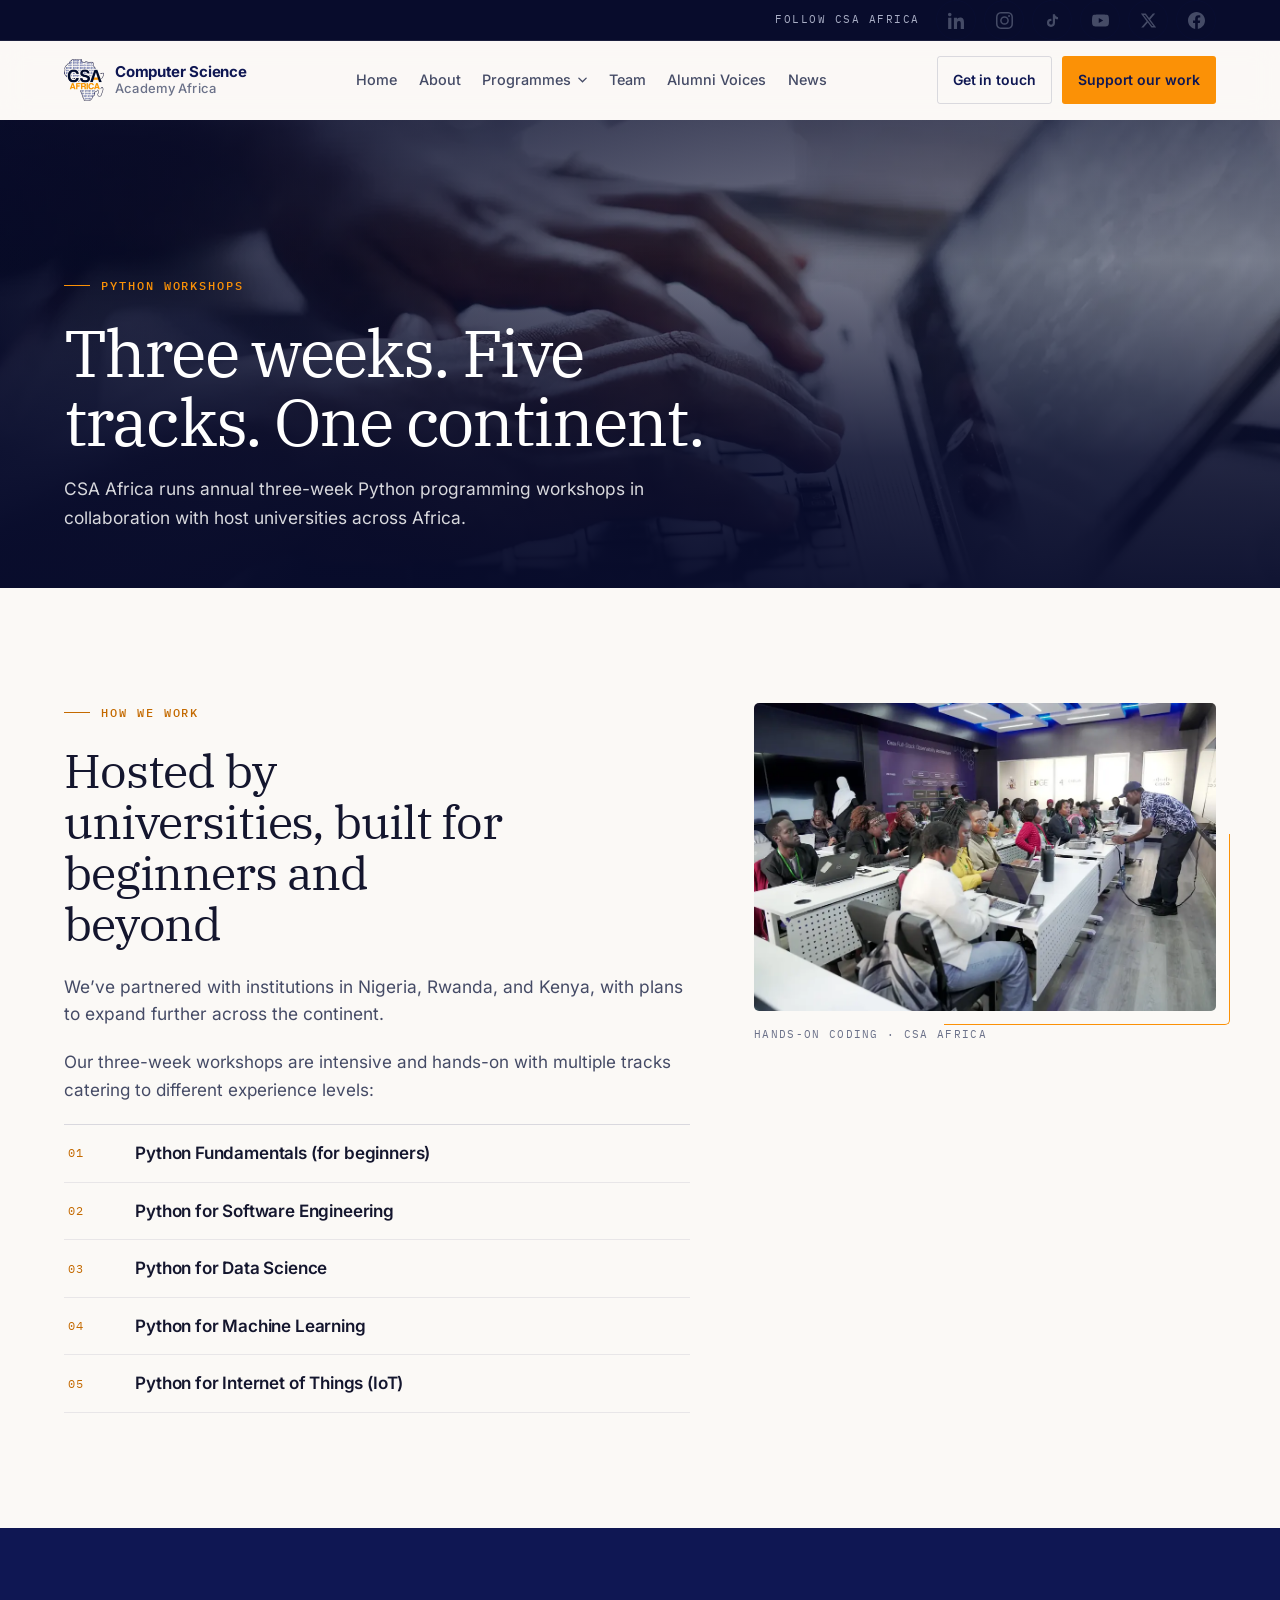
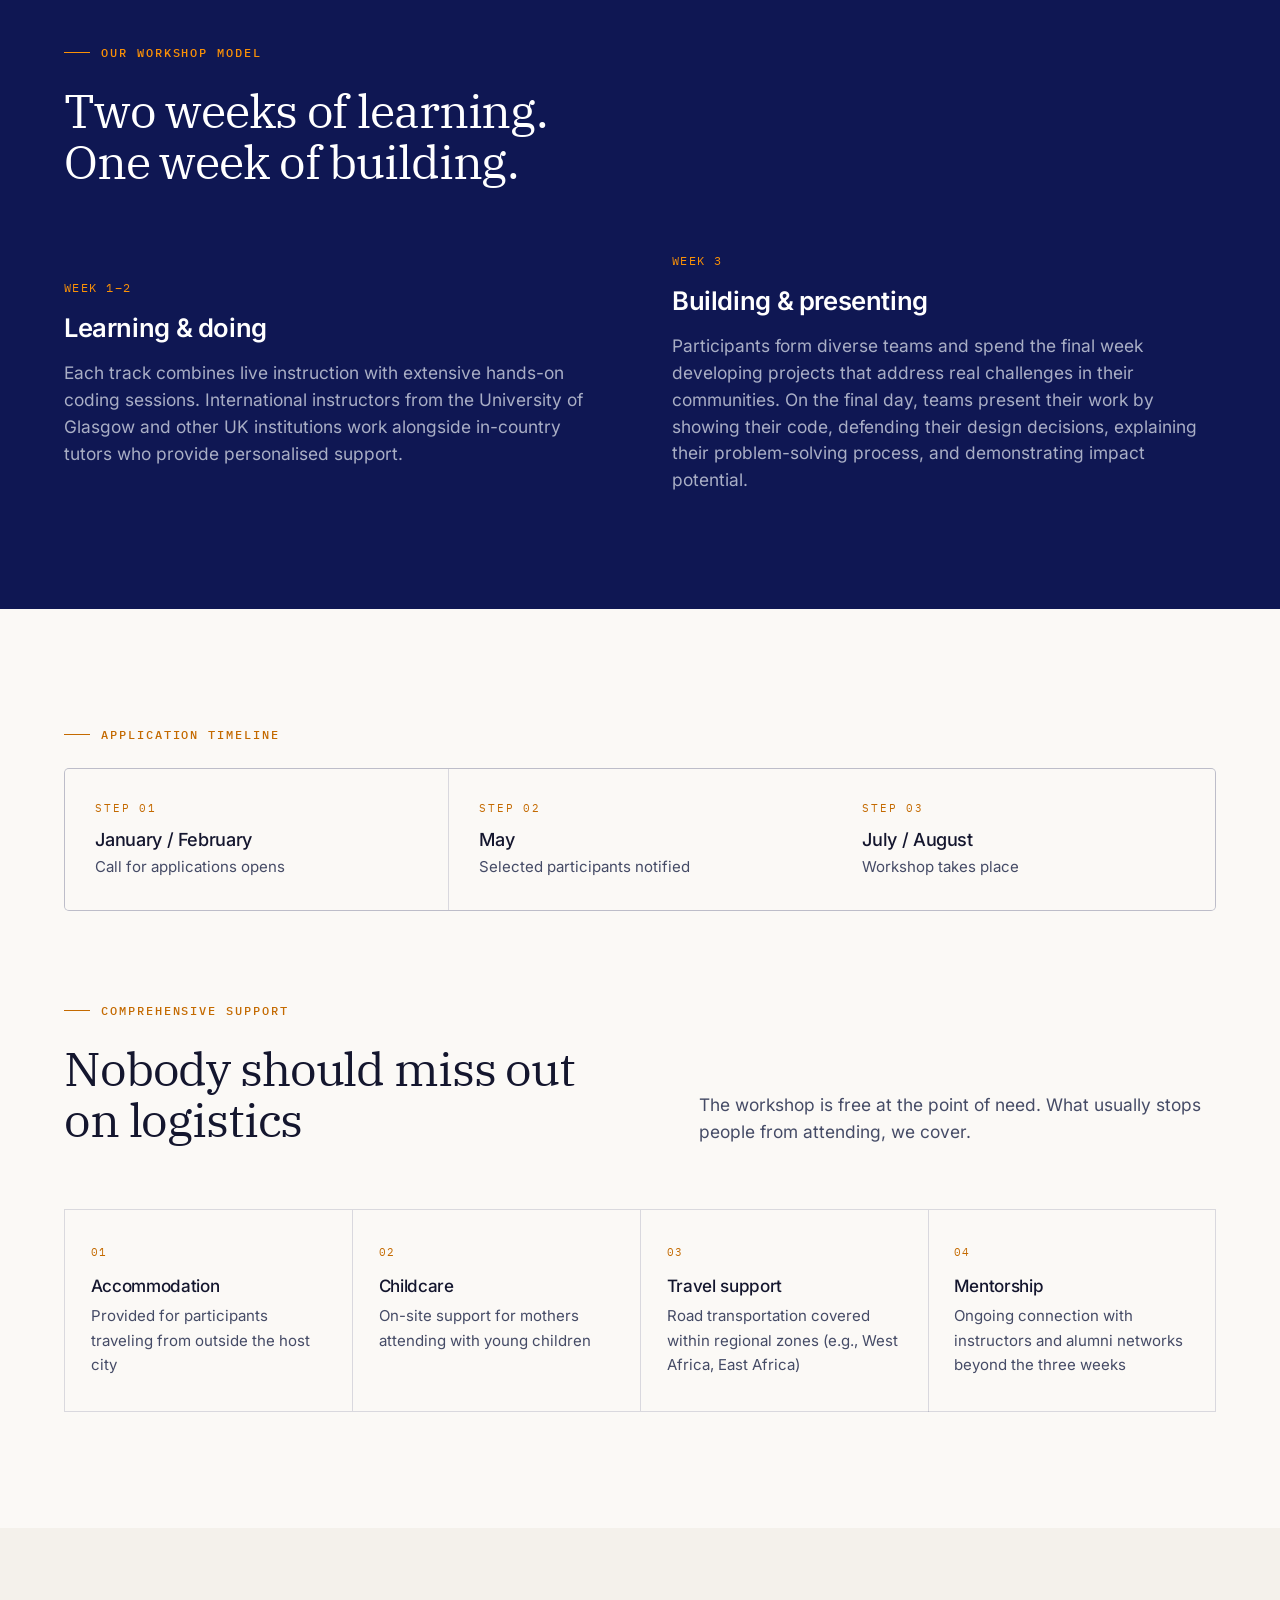
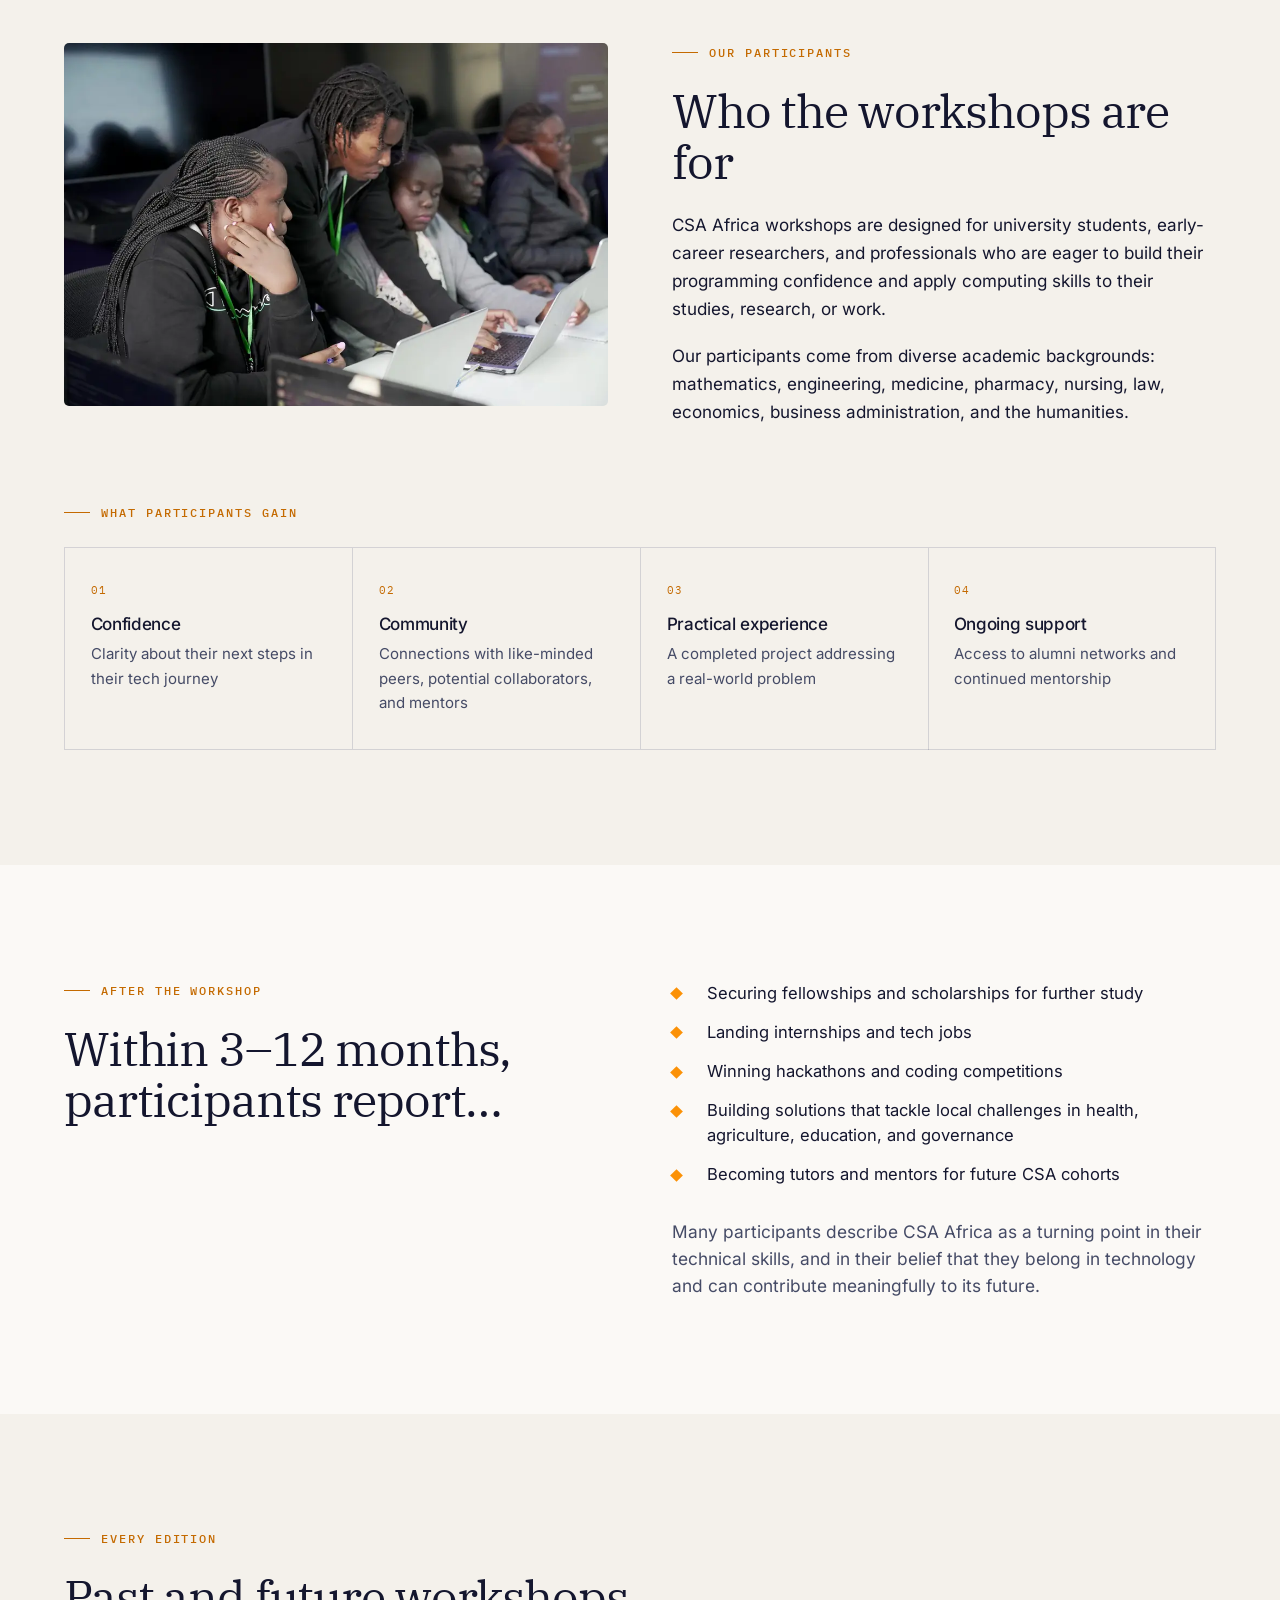
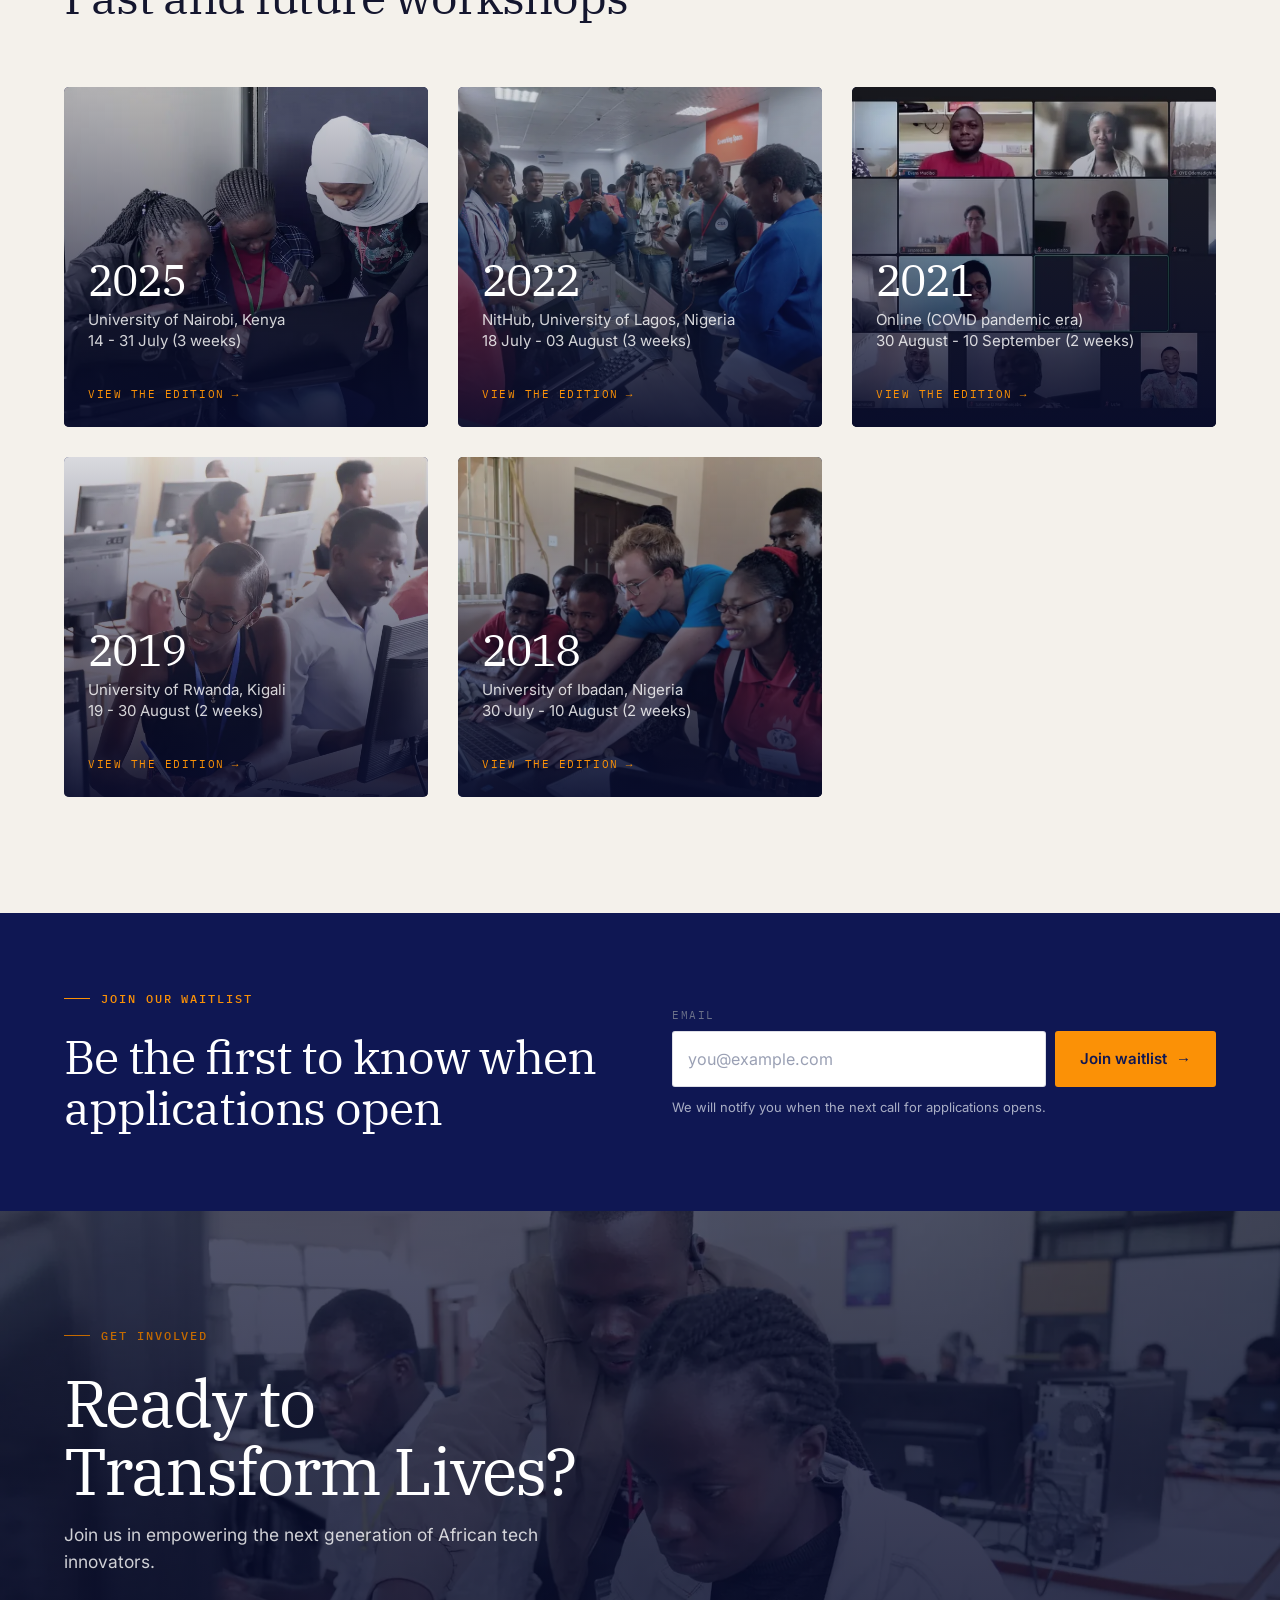
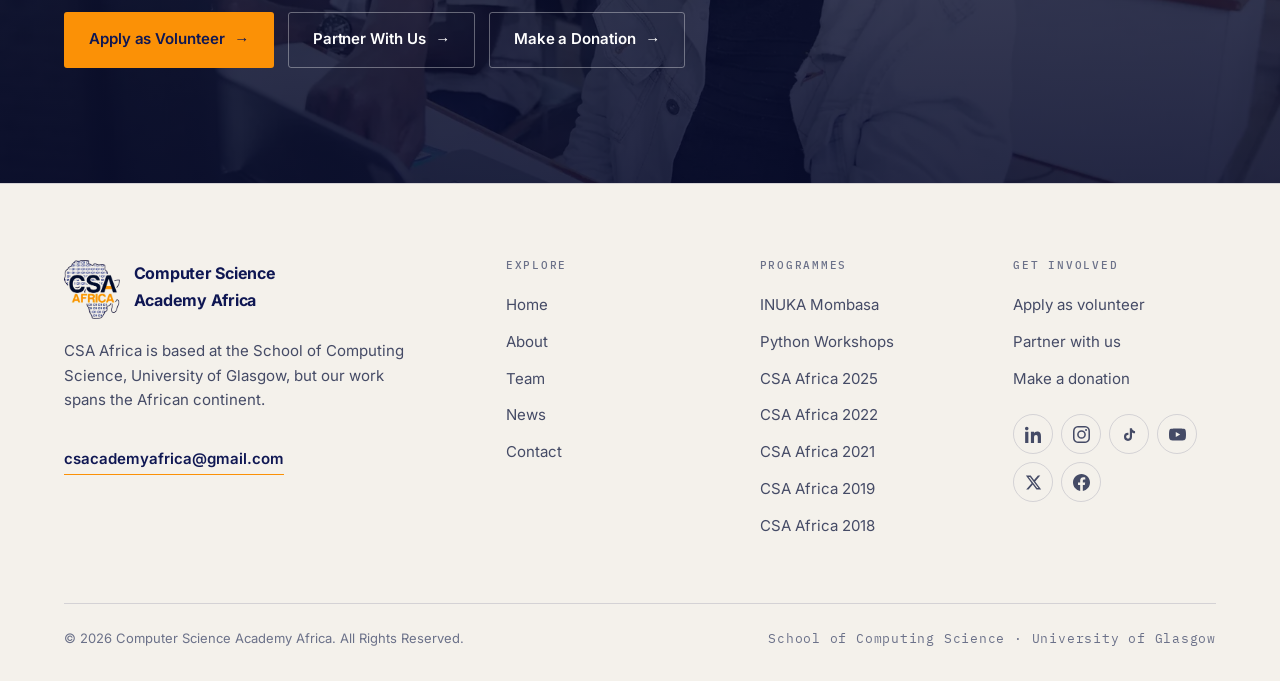
<file: workshops.html>
<!doctype html>
<html lang="en">
<head>
<meta charset="utf-8">
<meta name="viewport" content="width=device-width, initial-scale=1">
<title>Python Workshops — CSA Africa</title>
<meta name="description" content="Annual three-week Python programming workshops hosted with universities across Africa: five tracks, full accommodation, childcare and travel support.">
<link rel="canonical" href="https://www.csaafrica.org/workshops.html">
<meta name="theme-color" content="#0f1753">

<meta property="og:type" content="website">
<meta property="og:site_name" content="Computer Science Academy Africa">
<meta property="og:title" content="Python Workshops — CSA Africa">
<meta property="og:description" content="Annual three-week Python programming workshops hosted with universities across Africa: five tracks, full accommodation, childcare and travel support.">
<meta property="og:url" content="https://www.csaafrica.org/workshops.html">
<meta property="og:image" content="https://www.csaafrica.org/assets/img/story/workshops-hero.webp">
<meta name="twitter:card" content="summary_large_image">

<link rel="icon" href="favicon.ico" sizes="32x32">
<link rel="icon" href="assets/img/brand/icon-192.png" type="image/png" sizes="192x192">
<link rel="icon" href="assets/img/brand/icon-512.png" type="image/png" sizes="512x512">
<link rel="apple-touch-icon" href="assets/img/brand/apple-touch-icon.png">

<link rel="preload" href="assets/fonts/inter-latin.woff2" as="font" type="font/woff2" crossorigin>
<link rel="preload" href="assets/fonts/ibm-plex-serif-400-latin.woff2" as="font" type="font/woff2" crossorigin>
<link rel="stylesheet" href="assets/css/fonts.css">
<link rel="stylesheet" href="assets/css/main.css">
</head>
<body>
<a class="skip-link" href="#main">Skip to content</a>
<div class="topbar"><div class="shell--wide"><div class="topbar__in"><span class="topbar__tag">Follow CSA Africa</span><div class="socials socials--sm"><a href="https://www.linkedin.com/company/csaafrica/" target="_blank" rel="noopener" aria-label="Computer Science Academy Africa on LinkedIn"><svg viewBox="0 0 24 24" aria-hidden="true"><path d="M4.98 3.5C4.98 4.88 3.87 6 2.5 6S0 4.88 0 3.5 1.12 1 2.5 1 4.98 2.12 4.98 3.5zM.22 8.02h4.56V24H.22V8.02zM8.34 8.02h4.37v2.18h.06c.61-1.15 2.1-2.37 4.32-2.37 4.62 0 5.47 3.04 5.47 6.99V24h-4.56v-7.28c0-1.74-.03-3.98-2.43-3.98-2.43 0-2.8 1.9-2.8 3.86V24H8.34V8.02z"/></svg></a><a href="https://www.instagram.com/csacademyafrica/" target="_blank" rel="noopener" aria-label="Computer Science Academy Africa on Instagram"><svg viewBox="0 0 24 24" aria-hidden="true"><path d="M12 2.16c3.2 0 3.58.01 4.85.07 1.17.05 1.8.25 2.23.41.56.22.96.48 1.38.9.42.42.68.82.9 1.38.16.42.36 1.06.41 2.23.06 1.27.07 1.65.07 4.85s-.01 3.58-.07 4.85c-.05 1.17-.25 1.8-.41 2.23-.22.56-.48.96-.9 1.38-.42.42-.82.68-1.38.9-.42.16-1.06.36-2.23.41-1.27.06-1.65.07-4.85.07s-3.58-.01-4.85-.07c-1.17-.05-1.8-.25-2.23-.41-.56-.22-.96-.48-1.38-.9-.42-.42-.68-.82-.9-1.38-.16-.42-.36-1.06-.41-2.23C2.17 15.58 2.16 15.2 2.16 12s.01-3.58.07-4.85c.05-1.17.25-1.8.41-2.23.22-.56.48-.96.9-1.38.42-.42.82-.68 1.38-.9.42-.16 1.06-.36 2.23-.41C8.42 2.17 8.8 2.16 12 2.16zM12 0C8.74 0 8.33.01 7.05.07 5.78.13 4.9.33 4.14.63c-.79.3-1.46.72-2.12 1.38C1.35 2.68.94 3.35.63 4.14.33 4.9.13 5.78.07 7.05.01 8.33 0 8.74 0 12s.01 3.67.07 4.95c.06 1.27.26 2.15.56 2.91.3.79.72 1.46 1.38 2.12.66.66 1.33 1.07 2.12 1.38.76.3 1.64.5 2.91.56C8.33 23.99 8.74 24 12 24s3.67-.01 4.95-.07c1.27-.06 2.15-.26 2.91-.56.79-.3 1.46-.72 2.12-1.38.66-.66 1.07-1.33 1.38-2.12.3-.76.5-1.64.56-2.91.06-1.28.07-1.69.07-4.95s-.01-3.67-.07-4.95c-.06-1.27-.26-2.15-.56-2.91-.3-.79-.72-1.46-1.38-2.12C21.32 1.35 20.65.94 19.86.63 19.1.33 18.22.13 16.95.07 15.67.01 15.26 0 12 0zm0 5.84a6.16 6.16 0 100 12.32A6.16 6.16 0 0012 5.84zm0 10.16a4 4 0 110-8 4 4 0 010 8zm7.85-10.4a1.44 1.44 0 11-2.88 0 1.44 1.44 0 012.88 0z"/></svg></a><a href="https://www.tiktok.com/@csacademyafrica" target="_blank" rel="noopener" aria-label="Computer Science Academy Africa on TikTok"><svg viewBox="0 0 24 24" aria-hidden="true"><path d="M16.6 5.82A4.28 4.28 0 0115.54 3h-3.09v12.4a2.59 2.59 0 01-2.59 2.5 2.59 2.59 0 01-2.59-2.59 2.59 2.59 0 013.19-2.52V9.66a5.7 5.7 0 00-.6-.03A5.68 5.68 0 004.2 15.3 5.68 5.68 0 009.86 21a5.68 5.68 0 005.68-5.68V9.01a7.35 7.35 0 004.3 1.38V7.3a4.28 4.28 0 01-3.24-1.48z"/></svg></a><a href="https://www.youtube.com/channel/UCXm5CcHVNkjLK9IsHDnKdrA" target="_blank" rel="noopener" aria-label="Computer Science Academy Africa on YouTube"><svg viewBox="0 0 24 24" aria-hidden="true"><path d="M23.5 6.19a3.02 3.02 0 00-2.12-2.14C19.5 3.55 12 3.55 12 3.55s-7.5 0-9.38.5A3.02 3.02 0 00.5 6.19C0 8.08 0 12 0 12s0 3.92.5 5.81a3.02 3.02 0 002.12 2.14c1.88.5 9.38.5 9.38.5s7.5 0 9.38-.5a3.02 3.02 0 002.12-2.14C24 15.92 24 12 24 12s0-3.92-.5-5.81zM9.55 15.57V8.43L15.82 12l-6.27 3.57z"/></svg></a><a href="https://twitter.com/CSAcademyAfrica" target="_blank" rel="noopener" aria-label="Computer Science Academy Africa on X"><svg viewBox="0 0 24 24" aria-hidden="true"><path d="M18.24 2.25h3.31l-7.23 8.26 8.5 11.24h-6.66l-5.21-6.82-5.97 6.82H1.66l7.73-8.84L1.25 2.25h6.83l4.71 6.23 5.45-6.23zm-1.16 17.52h1.83L7.08 4.13H5.12l11.96 15.64z"/></svg></a><a href="https://www.facebook.com/CSAcademyAfrica/" target="_blank" rel="noopener" aria-label="Computer Science Academy Africa on Facebook"><svg viewBox="0 0 24 24" aria-hidden="true"><path d="M24 12.07C24 5.4 18.63 0 12 0S0 5.4 0 12.07C0 18.1 4.39 23.09 10.13 24v-8.44H7.08v-3.49h3.05V9.41c0-3.02 1.79-4.69 4.53-4.69 1.31 0 2.68.24 2.68.24v2.96h-1.51c-1.49 0-1.96.93-1.96 1.89v2.26h3.33l-.53 3.49h-2.8V24C19.61 23.09 24 18.1 24 12.07z"/></svg></a></div></div></div></div>
<header class="site-header">
<div class="shell--wide"><div class="site-header__in">
  <a class="brand" href="index.html" aria-label="Computer Science Academy Africa — home">
    <img src="assets/img/brand/logo.webp" width="40" height="42" alt="" fetchpriority="high">
    <span class="brand__txt">Computer Science<span>Academy Africa</span></span>
  </a>

  <nav class="nav" aria-label="Primary">
    <a href="index.html">Home</a>
    <a href="about.html">About</a>
    <div class="nav__group">
      <button class="nav__toggle" type="button" aria-expanded="false" aria-current="page">Programmes <svg width="11" height="11" viewBox="0 0 12 12" aria-hidden="true"><path d="M2 4.5L6 8.5l4-4" stroke="currentColor" stroke-width="1.5" fill="none" stroke-linecap="round"/></svg></button>
      <div class="nav__menu">
        <a href="inuka-mombasa.html">INUKA Mombasa <em>Sept 2026 &#183; Recap</em></a>
        <a href="workshops.html">Python Workshops <em>Annual</em></a>
        <a href="csa-2025.html">CSA 2025 <em>University of Nairobi</em></a><a href="csa-2022.html">CSA 2022 <em>NitHub</em></a><a href="csa-2021.html">CSA 2021 <em>Online (COVID pandemic era)</em></a><a href="csa-2019.html">CSA 2019 <em>University of Rwanda</em></a><a href="csa-2018.html">CSA 2018 <em>University of Ibadan</em></a>
      </div>
    </div>
    <a href="team.html">Team</a>
    <a href="index.html#testimonials">Alumni Voices</a>
    <a href="news.html">News</a>
  </nav>

  <div class="header-cta">
    <a class="btn btn--ghost" href="contact.html">Get in touch</a>
    <a class="btn btn--amber" href="https://givingtoglasgow.hubbub.net/p/csaafrica/" target="_blank" rel="noopener">Support our work</a>
    <button class="burger" type="button" aria-expanded="false" aria-controls="drawer" aria-label="Open menu">
      <span></span><span></span><span></span>
    </button>
  </div>
</div></div>
</header>

<div class="drawer" id="drawer" aria-hidden="true">
  <div class="shell">
    <nav class="drawer__nav" aria-label="Mobile">
      <a href="index.html">Home</a>
      <a href="about.html">About</a>
      <a href="inuka-mombasa.html">INUKA Mombasa</a>
      <details class="drawer__sub">
        <summary>Python Workshops <svg width="11" height="11" viewBox="0 0 12 12" aria-hidden="true"><path d="M2 4.5L6 8.5l4-4" stroke="currentColor" stroke-width="1.5" fill="none" stroke-linecap="round"/></svg></summary>
        <ul>
          <li><a href="workshops.html">Overview <em>How we work</em></a></li>
          <li><a href="csa-2025.html">CSA 2025 <em>University of Nairobi</em></a></li><li><a href="csa-2022.html">CSA 2022 <em>NitHub</em></a></li><li><a href="csa-2021.html">CSA 2021 <em>Online (COVID pandemic era)</em></a></li><li><a href="csa-2019.html">CSA 2019 <em>University of Rwanda</em></a></li><li><a href="csa-2018.html">CSA 2018 <em>University of Ibadan</em></a></li>
        </ul>
      </details>
      <a href="team.html">Team</a>
      <a href="index.html#testimonials">Alumni Voices</a>
      <a href="news.html">News</a>
    </nav>
    <div class="drawer__foot">
      <a class="btn btn--amber" href="https://givingtoglasgow.hubbub.net/p/csaafrica/" target="_blank" rel="noopener">Support our work</a>
      <a class="btn btn--ghost" href="contact.html">Get in touch</a>
    </div>
    <p class="drawer__meta">Get in touch: <a href="mailto:csacademyafrica@gmail.com">csacademyafrica@gmail.com</a></p>
  </div>
</div>
<main id="main">

<section class="phero">
  <div class="phero__media"><img src="assets/img/story/workshops-hero.webp" srcset="assets/img/story/workshops-hero@sm.webp 1000w, assets/img/story/workshops-hero.webp 1800w" sizes="100vw" width="1800" height="1199" alt="A CSA Africa Python workshop in session" loading="eager" fetchpriority="high" decoding="async"></div>
  <div class="phero__scrim"></div>
  <div class="shell--wide">
    <p class="eyebrow">Python workshops</p>
    <h1 class="h1">Three weeks. Five tracks. One continent.</h1>
    <p class="phero__sub">CSA Africa runs annual three-week Python programming workshops in
      collaboration with host universities across Africa.</p>
  </div>
</section>

<section class="section">
  <div class="shell--wide">
    <div class="split split--wide-text split--top">
      <div class="prose">
        <p class="eyebrow" data-reveal>How we work</p>
        <h2 class="h2" data-reveal style="max-width:16ch">Hosted by universities, built for
          beginners and beyond</h2>
        <p class="lead" data-reveal style="margin-top:1.5rem">We&#8217;ve partnered with institutions
          in Nigeria, Rwanda, and Kenya, with plans to expand further across the continent.</p>
        <p data-reveal style="margin-top:1.25rem;color:var(--ink-2)">Our three-week workshops are
          intensive and hands-on with multiple tracks catering to different experience levels:</p>
        <ul class="tracks" data-reveal style="margin-top:1.25rem"><li><div class="row"><span class="n">01</span><h3>Python Fundamentals (for beginners)</h3></div></li><li><div class="row"><span class="n">02</span><h3>Python for Software Engineering</h3></div></li><li><div class="row"><span class="n">03</span><h3>Python for Data Science</h3></div></li><li><div class="row"><span class="n">04</span><h3>Python for Machine Learning</h3></div></li><li><div class="row"><span class="n">05</span><h3>Python for Internet of Things (IoT)</h3></div></li></ul>
      </div>
      <div class="split__media" data-reveal><div class="framed"><img src="assets/img/story/classroom.webp" srcset="assets/img/story/classroom@sm.webp 1000w, assets/img/story/classroom.webp 1800w" sizes="(min-width: 900px) 50vw, 100vw" width="1800" height="1200" alt="Participants coding during a CSA Africa workshop" loading="lazy" decoding="async"></div>
        <p class="figure-caption">Hands-on coding &#183; CSA Africa</p>
      </div>
    </div>
  </div>
</section>

<section class="section band-dark">
  <div class="shell--wide">
    <div class="sec-head sec-head--split">
      <div data-reveal>
        <p class="eyebrow">Our workshop model</p>
        <h2 class="h2">Two weeks of learning. One week of building.</h2>
      </div>
    </div>
    <div class="split" data-reveal-group>
      <div data-reveal>
        <p class="num" style="color:var(--amber)">WEEK 1&#8211;2</p>
        <h3 class="h3" style="margin-top:.9rem;color:#fff">Learning &amp; doing</h3>
        <p class="lead" style="margin-top:1rem">Each track combines live instruction with extensive
          hands-on coding sessions. International instructors from the University of Glasgow and
          other UK institutions work alongside in-country tutors who provide personalised support.</p>
      </div>
      <div data-reveal>
        <p class="num" style="color:var(--amber)">WEEK 3</p>
        <h3 class="h3" style="margin-top:.9rem;color:#fff">Building &amp; presenting</h3>
        <p class="lead" style="margin-top:1rem">Participants form diverse teams and spend the final
          week developing projects that address real challenges in their communities. On the final
          day, teams present their work by showing their code, defending their design decisions,
          explaining their problem-solving process, and demonstrating impact potential.</p>
      </div>
    </div>
  </div>
</section>

<section class="section">
  <div class="shell--wide">
    <p class="eyebrow" data-reveal>Application timeline</p>
    <ul class="timeline" data-reveal-group style="margin-top:1.5rem"><li data-reveal><span class="n">Step 01</span><h3>January / February</h3><p>Call for applications opens</p></li><li data-reveal><span class="n">Step 02</span><h3>May</h3><p>Selected participants notified</p></li><li data-reveal><span class="n">Step 03</span><h3>July / August</h3><p>Workshop takes place</p></li></ul>

    <div class="sec-head sec-head--split" style="margin-top:clamp(3.5rem,7vw,6rem)">
      <div data-reveal>
        <p class="eyebrow">Comprehensive support</p>
        <h2 class="h2">Nobody should miss out on logistics</h2>
      </div>
      <p class="lead" data-reveal>The workshop is free at the point of need. What usually stops
        people from attending, we cover.</p>
    </div>
    <div class="feat-grid feat-grid--4" data-reveal-group><div class="feat" data-reveal><span class="n">01</span><h3>Accommodation</h3><p>Provided for participants traveling from outside the host city</p></div><div class="feat" data-reveal><span class="n">02</span><h3>Childcare</h3><p>On-site support for mothers attending with young children</p></div><div class="feat" data-reveal><span class="n">03</span><h3>Travel support</h3><p>Road transportation covered within regional zones (e.g., West Africa, East Africa)</p></div><div class="feat" data-reveal><span class="n">04</span><h3>Mentorship</h3><p>Ongoing connection with instructors and alumni networks beyond the three weeks</p></div></div>
  </div>
</section>

<section class="section band-stone">
  <div class="shell--wide">
    <div class="split split--flip split--top">
      <div class="prose">
        <p class="eyebrow" data-reveal>Our participants</p>
        <h2 class="h2" data-reveal>Who the workshops are for</h2>
        <div data-reveal style="margin-top:1.5rem">
          <p>CSA Africa workshops are designed for university students, early-career researchers, and
            professionals who are eager to build their programming confidence and apply computing
            skills to their studies, research, or work.</p>
          <p>Our participants come from diverse academic backgrounds: mathematics, engineering,
            medicine, pharmacy, nursing, law, economics, business administration, and the humanities.</p>
        </div>
      </div>
      <div class="split__media" data-reveal><img src="assets/img/story/participants.webp" srcset="assets/img/story/participants@sm.webp 1000w, assets/img/story/participants.webp 1800w" sizes="(min-width: 900px) 50vw, 100vw" width="1800" height="1200" alt="CSA Africa participants working together" loading="lazy" decoding="async"></div>
    </div>

    <div style="margin-top:clamp(3rem,6vw,5rem)">
      <p class="eyebrow" data-reveal>What participants gain</p>
      <div class="feat-grid feat-grid--4" data-reveal-group style="margin-top:1.5rem"><div class="feat" data-reveal><span class="n">01</span><h3>Confidence</h3><p>Clarity about their next steps in their tech journey</p></div><div class="feat" data-reveal><span class="n">02</span><h3>Community</h3><p>Connections with like-minded peers, potential collaborators, and mentors</p></div><div class="feat" data-reveal><span class="n">03</span><h3>Practical experience</h3><p>A completed project addressing a real-world problem</p></div><div class="feat" data-reveal><span class="n">04</span><h3>Ongoing support</h3><p>Access to alumni networks and continued mentorship</p></div></div>
    </div>
  </div>
</section>

<section class="section">
  <div class="shell--wide">
    <div class="split split--top">
      <div>
        <p class="eyebrow" data-reveal>After the workshop</p>
        <h2 class="h2" data-reveal style="max-width:18ch">Within 3&#8211;12 months, participants
          report&#8230;</h2>
      </div>
      <div data-reveal>
        <ul class="checklist"><li>Securing fellowships and scholarships for further study</li><li>Landing internships and tech jobs</li><li>Winning hackathons and coding competitions</li><li>Building solutions that tackle local challenges in health, agriculture, education, and governance</li><li>Becoming tutors and mentors for future CSA cohorts</li></ul>
        <p class="lead" style="margin-top:2rem">Many participants describe CSA Africa as a turning
          point in their technical skills, and in their belief that they belong in technology and can
          contribute meaningfully to its future.</p>
      </div>
    </div>
  </div>
</section>

<section class="section band-stone">
  <div class="shell--wide">
    <div class="sec-head sec-head--split">
      <div data-reveal>
        <p class="eyebrow">Every edition</p>
        <h2 class="h2">Past and future workshops</h2>
      </div>
    </div>
    <div class="card-grid card-grid--editions" data-reveal-group><a class="edition" href="csa-2025.html" data-reveal><span class="edition__img"><img src="assets/img/story/peer-learning.webp" srcset="assets/img/story/peer-learning@sm.webp 1000w, assets/img/story/peer-learning.webp 1800w" sizes="(min-width: 900px) 50vw, 100vw" width="1800" height="1200" alt="CSA Africa 2025" loading="lazy" decoding="async"></span><div class="edition__year">2025</div><p class="edition__place">University of Nairobi, Kenya<br>14 - 31 July (3 weeks)</p><span class="edition__more">View the edition <span class="arw" aria-hidden="true">&#8594;</span></span></a><a class="edition" href="csa-2022.html" data-reveal><span class="edition__img"><img src="assets/img/story/lagos-2022.webp" srcset="assets/img/story/lagos-2022@sm.webp 1000w, assets/img/story/lagos-2022.webp 1800w" sizes="(min-width: 900px) 50vw, 100vw" width="1800" height="1350" alt="CSA Africa 2022" loading="lazy" decoding="async"></span><div class="edition__year">2022</div><p class="edition__place">NitHub, University of Lagos, Nigeria<br>18 July - 03 August (3 weeks)</p><span class="edition__more">View the edition <span class="arw" aria-hidden="true">&#8594;</span></span></a><a class="edition" href="csa-2021.html" data-reveal><span class="edition__img"><img src="assets/img/story/online-2021.webp" srcset="assets/img/story/online-2021@sm.webp 1000w, assets/img/story/online-2021.webp 1600w" sizes="(min-width: 900px) 50vw, 100vw" width="1600" height="900" alt="CSA Africa 2021" loading="lazy" decoding="async"></span><div class="edition__year">2021</div><p class="edition__place">Online (COVID pandemic era)<br>30 August - 10 September (2 weeks)</p><span class="edition__more">View the edition <span class="arw" aria-hidden="true">&#8594;</span></span></a><a class="edition" href="csa-2019.html" data-reveal><span class="edition__img"><img src="assets/img/story/kigali-2019.webp" srcset="assets/img/story/kigali-2019@sm.webp 1000w, assets/img/story/kigali-2019.webp 1800w" sizes="(min-width: 900px) 50vw, 100vw" width="1800" height="1201" alt="CSA Africa 2019" loading="lazy" decoding="async"></span><div class="edition__year">2019</div><p class="edition__place">University of Rwanda, Kigali<br>19 - 30 August (2 weeks)</p><span class="edition__more">View the edition <span class="arw" aria-hidden="true">&#8594;</span></span></a><a class="edition" href="csa-2018.html" data-reveal><span class="edition__img"><img src="assets/img/story/ibadan-2018.webp" srcset="assets/img/story/ibadan-2018@sm.webp 1000w, assets/img/story/ibadan-2018.webp 1600w" sizes="(min-width: 900px) 50vw, 100vw" width="1600" height="1200" alt="CSA Africa 2018" loading="lazy" decoding="async"></span><div class="edition__year">2018</div><p class="edition__place">University of Ibadan, Nigeria<br>30 July - 10 August (2 weeks)</p><span class="edition__more">View the edition <span class="arw" aria-hidden="true">&#8594;</span></span></a></div>
  </div>
</section>

<section class="section--tight section band-dark">
  <div class="shell--wide">
    <div class="split" style="align-items:center">
      <div data-reveal>
        <p class="eyebrow">Join our waitlist</p>
        <h2 class="h2">Be the first to know when applications open</h2>
      </div>
      <div data-reveal>
        <form class="inline-form" data-mailto="csacademyafrica@gmail.com" data-subject="Waitlist: CSA Africa Python Workshop">
          <div class="field" style="flex:1 1 240px">
            <label for="wl-email">Email</label>
            <input id="wl-email" name="email" data-label="Email" type="email" required
                   placeholder="you@example.com" autocomplete="email">
          </div>
          <button class="btn btn--amber" type="submit" style="align-self:end">Join waitlist <span class="arw" aria-hidden="true">&#8594;</span></button>
          <p class="form__note" data-form-status style="flex:1 1 100%;color:var(--on-dark-2)">
            We will notify you when the next call for applications opens.</p>
        </form>
      </div>
    </div>
  </div>
</section>

<section class="cta-band">
  <div class="cta-band__media"><img src="assets/img/story/teamwork.webp" srcset="assets/img/story/teamwork@sm.webp 1000w, assets/img/story/teamwork.webp 1800w" sizes="100vw" width="1800" height="1200" alt="CSA Africa participants working together during a workshop" loading="lazy" decoding="async"></div>
  <div class="shell">
    <p class="eyebrow" data-reveal>Get involved</p>
    <h2 class="h1" data-reveal>Ready to Transform Lives?</h2>
    <p class="lead" data-reveal>Join us in empowering the next generation of African tech innovators.</p>
    <div class="btn-row" data-reveal>
      <a class="btn btn--amber" href="https://forms.office.com/pages/responsepage.aspx?id=KVxybjp2UE-B8i4lTwEzyNYh8sd1qzlKhtxB8q6RSWpUQTZDT05MRVFEWDI0SjYwQURaWVFXRFpDVi4u&route=shorturl" target="_blank" rel="noopener">Apply as Volunteer <span class="arw" aria-hidden="true">&#8594;</span></a>
      <a class="btn btn--on-dark" href="contact.html">Partner With Us <span class="arw" aria-hidden="true">&#8594;</span></a>
      <a class="btn btn--on-dark" href="https://givingtoglasgow.hubbub.net/p/csaafrica/" target="_blank" rel="noopener">Make a Donation <span class="arw" aria-hidden="true">&#8594;</span></a>
    </div>
  </div>
</section>

</main>
<footer class="site-footer">
<div class="shell--wide">
  <div class="footer-grid">
    <div>
      <div class="footer-brand">
        <img src="assets/img/brand/logo.webp" width="56" height="59" alt="CSA Africa logo" loading="lazy">
        <div><strong>Computer Science<br>Academy Africa</strong></div>
      </div>
      <p class="footer-about">CSA Africa is based at the School of Computing Science, University of Glasgow, but our work spans the African continent.</p>
      <a class="footer-mail" href="mailto:csacademyafrica@gmail.com">csacademyafrica@gmail.com</a>
    </div>

    <div class="footer-col">
      <h4>Explore</h4>
      <ul>
        <li><a href="index.html">Home</a></li>
        <li><a href="about.html">About</a></li>
        <li><a href="team.html">Team</a></li>
        <li><a href="news.html">News</a></li>
        <li><a href="contact.html">Contact</a></li>
      </ul>
    </div>

    <div class="footer-col">
      <h4>Programmes</h4>
      <ul>
        <li><a href="inuka-mombasa.html">INUKA Mombasa</a></li>
        <li><a href="workshops.html">Python Workshops</a></li>
        <li><a href="csa-2025.html">CSA Africa 2025</a></li><li><a href="csa-2022.html">CSA Africa 2022</a></li><li><a href="csa-2021.html">CSA Africa 2021</a></li><li><a href="csa-2019.html">CSA Africa 2019</a></li><li><a href="csa-2018.html">CSA Africa 2018</a></li>
      </ul>
    </div>

    <div class="footer-col">
      <h4>Get involved</h4>
      <ul>
        <li><a href="https://forms.office.com/pages/responsepage.aspx?id=KVxybjp2UE-B8i4lTwEzyNYh8sd1qzlKhtxB8q6RSWpUQTZDT05MRVFEWDI0SjYwQURaWVFXRFpDVi4u&route=shorturl" target="_blank" rel="noopener">Apply as volunteer</a></li>
        <li><a href="contact.html">Partner with us</a></li>
        <li><a href="https://givingtoglasgow.hubbub.net/p/csaafrica/" target="_blank" rel="noopener">Make a donation</a></li>
      </ul>
      <div class="socials" style="margin-top:1.4rem"><a href="https://www.linkedin.com/company/csaafrica/" target="_blank" rel="noopener" aria-label="Computer Science Academy Africa on LinkedIn"><svg viewBox="0 0 24 24" aria-hidden="true"><path d="M4.98 3.5C4.98 4.88 3.87 6 2.5 6S0 4.88 0 3.5 1.12 1 2.5 1 4.98 2.12 4.98 3.5zM.22 8.02h4.56V24H.22V8.02zM8.34 8.02h4.37v2.18h.06c.61-1.15 2.1-2.37 4.32-2.37 4.62 0 5.47 3.04 5.47 6.99V24h-4.56v-7.28c0-1.74-.03-3.98-2.43-3.98-2.43 0-2.8 1.9-2.8 3.86V24H8.34V8.02z"/></svg></a><a href="https://www.instagram.com/csacademyafrica/" target="_blank" rel="noopener" aria-label="Computer Science Academy Africa on Instagram"><svg viewBox="0 0 24 24" aria-hidden="true"><path d="M12 2.16c3.2 0 3.58.01 4.85.07 1.17.05 1.8.25 2.23.41.56.22.96.48 1.38.9.42.42.68.82.9 1.38.16.42.36 1.06.41 2.23.06 1.27.07 1.65.07 4.85s-.01 3.58-.07 4.85c-.05 1.17-.25 1.8-.41 2.23-.22.56-.48.96-.9 1.38-.42.42-.82.68-1.38.9-.42.16-1.06.36-2.23.41-1.27.06-1.65.07-4.85.07s-3.58-.01-4.85-.07c-1.17-.05-1.8-.25-2.23-.41-.56-.22-.96-.48-1.38-.9-.42-.42-.68-.82-.9-1.38-.16-.42-.36-1.06-.41-2.23C2.17 15.58 2.16 15.2 2.16 12s.01-3.58.07-4.85c.05-1.17.25-1.8.41-2.23.22-.56.48-.96.9-1.38.42-.42.82-.68 1.38-.9.42-.16 1.06-.36 2.23-.41C8.42 2.17 8.8 2.16 12 2.16zM12 0C8.74 0 8.33.01 7.05.07 5.78.13 4.9.33 4.14.63c-.79.3-1.46.72-2.12 1.38C1.35 2.68.94 3.35.63 4.14.33 4.9.13 5.78.07 7.05.01 8.33 0 8.74 0 12s.01 3.67.07 4.95c.06 1.27.26 2.15.56 2.91.3.79.72 1.46 1.38 2.12.66.66 1.33 1.07 2.12 1.38.76.3 1.64.5 2.91.56C8.33 23.99 8.74 24 12 24s3.67-.01 4.95-.07c1.27-.06 2.15-.26 2.91-.56.79-.3 1.46-.72 2.12-1.38.66-.66 1.07-1.33 1.38-2.12.3-.76.5-1.64.56-2.91.06-1.28.07-1.69.07-4.95s-.01-3.67-.07-4.95c-.06-1.27-.26-2.15-.56-2.91-.3-.79-.72-1.46-1.38-2.12C21.32 1.35 20.65.94 19.86.63 19.1.33 18.22.13 16.95.07 15.67.01 15.26 0 12 0zm0 5.84a6.16 6.16 0 100 12.32A6.16 6.16 0 0012 5.84zm0 10.16a4 4 0 110-8 4 4 0 010 8zm7.85-10.4a1.44 1.44 0 11-2.88 0 1.44 1.44 0 012.88 0z"/></svg></a><a href="https://www.tiktok.com/@csacademyafrica" target="_blank" rel="noopener" aria-label="Computer Science Academy Africa on TikTok"><svg viewBox="0 0 24 24" aria-hidden="true"><path d="M16.6 5.82A4.28 4.28 0 0115.54 3h-3.09v12.4a2.59 2.59 0 01-2.59 2.5 2.59 2.59 0 01-2.59-2.59 2.59 2.59 0 013.19-2.52V9.66a5.7 5.7 0 00-.6-.03A5.68 5.68 0 004.2 15.3 5.68 5.68 0 009.86 21a5.68 5.68 0 005.68-5.68V9.01a7.35 7.35 0 004.3 1.38V7.3a4.28 4.28 0 01-3.24-1.48z"/></svg></a><a href="https://www.youtube.com/channel/UCXm5CcHVNkjLK9IsHDnKdrA" target="_blank" rel="noopener" aria-label="Computer Science Academy Africa on YouTube"><svg viewBox="0 0 24 24" aria-hidden="true"><path d="M23.5 6.19a3.02 3.02 0 00-2.12-2.14C19.5 3.55 12 3.55 12 3.55s-7.5 0-9.38.5A3.02 3.02 0 00.5 6.19C0 8.08 0 12 0 12s0 3.92.5 5.81a3.02 3.02 0 002.12 2.14c1.88.5 9.38.5 9.38.5s7.5 0 9.38-.5a3.02 3.02 0 002.12-2.14C24 15.92 24 12 24 12s0-3.92-.5-5.81zM9.55 15.57V8.43L15.82 12l-6.27 3.57z"/></svg></a><a href="https://twitter.com/CSAcademyAfrica" target="_blank" rel="noopener" aria-label="Computer Science Academy Africa on X"><svg viewBox="0 0 24 24" aria-hidden="true"><path d="M18.24 2.25h3.31l-7.23 8.26 8.5 11.24h-6.66l-5.21-6.82-5.97 6.82H1.66l7.73-8.84L1.25 2.25h6.83l4.71 6.23 5.45-6.23zm-1.16 17.52h1.83L7.08 4.13H5.12l11.96 15.64z"/></svg></a><a href="https://www.facebook.com/CSAcademyAfrica/" target="_blank" rel="noopener" aria-label="Computer Science Academy Africa on Facebook"><svg viewBox="0 0 24 24" aria-hidden="true"><path d="M24 12.07C24 5.4 18.63 0 12 0S0 5.4 0 12.07C0 18.1 4.39 23.09 10.13 24v-8.44H7.08v-3.49h3.05V9.41c0-3.02 1.79-4.69 4.53-4.69 1.31 0 2.68.24 2.68.24v2.96h-1.51c-1.49 0-1.96.93-1.96 1.89v2.26h3.33l-.53 3.49h-2.8V24C19.61 23.09 24 18.1 24 12.07z"/></svg></a></div>
    </div>
  </div>

  <div class="footer-base">
    <span>&#169; <span data-year>2026</span> Computer Science Academy Africa. All Rights Reserved.</span>
    <span class="mono">School of Computing Science &#183; University of Glasgow</span>
  </div>
</div>
</footer>
<script src="assets/js/main.js" defer></script>
</body>
</html>
</file>
<file: assets/css/fonts.css>
/* ==========================================================================
   CSA Africa — typefaces, served from this repo.

   These used to come from fonts.googleapis.com, which meant the site rendered
   differently depending on whether that request succeeded: offline, behind a
   tracker blocker, or on a machine that could not reach Google, everything fell
   back to Georgia and Segoe UI and the whole page reflowed. Self-hosted, it
   looks the same from file://, from a local dev server and in production.

   Regenerate with the note in README under "Typefaces".
   ========================================================================== */

@font-face {
  font-family: 'Inter';
  font-style: normal;
  font-weight: 100 900;
  font-display: swap;
  src: url('../fonts/inter-latin.woff2') format('woff2');
  unicode-range: U+0000-00FF, U+0131, U+0152-0153, U+02BB-02BC, U+02C6, U+02DA, U+02DC, U+0304, U+0308, U+0329, U+2000-206F, U+20AC, U+2122, U+2191, U+2193, U+2212, U+2215, U+FEFF, U+FFFD;
}

@font-face {
  font-family: 'Inter';
  font-style: normal;
  font-weight: 100 900;
  font-display: swap;
  src: url('../fonts/inter-latin-ext.woff2') format('woff2');
  unicode-range: U+0100-02BA, U+02BD-02C5, U+02C7-02CC, U+02CE-02D7, U+02DD-02FF, U+0304, U+0308, U+0329, U+1D00-1DBF, U+1E00-1E9F, U+1EF2-1EFF, U+2020, U+20A0-20AB, U+20AD-20C0, U+2113, U+2C60-2C7F, U+A720-A7FF;
}

@font-face {
  font-family: 'IBM Plex Serif';
  font-style: normal;
  font-weight: 400;
  font-display: swap;
  src: url('../fonts/ibm-plex-serif-400-latin.woff2') format('woff2');
  unicode-range: U+0000-00FF, U+0131, U+0152-0153, U+02BB-02BC, U+02C6, U+02DA, U+02DC, U+0304, U+0308, U+0329, U+2000-206F, U+20AC, U+2122, U+2191, U+2193, U+2212, U+2215, U+FEFF, U+FFFD;
}

@font-face {
  font-family: 'IBM Plex Serif';
  font-style: normal;
  font-weight: 400;
  font-display: swap;
  src: url('../fonts/ibm-plex-serif-400-latin-ext.woff2') format('woff2');
  unicode-range: U+0100-02BA, U+02BD-02C5, U+02C7-02CC, U+02CE-02D7, U+02DD-02FF, U+0304, U+0308, U+0329, U+1D00-1DBF, U+1E00-1E9F, U+1EF2-1EFF, U+2020, U+20A0-20AB, U+20AD-20C0, U+2113, U+2C60-2C7F, U+A720-A7FF;
}

@font-face {
  font-family: 'IBM Plex Serif';
  font-style: normal;
  font-weight: 500;
  font-display: swap;
  src: url('../fonts/ibm-plex-serif-500-latin.woff2') format('woff2');
  unicode-range: U+0000-00FF, U+0131, U+0152-0153, U+02BB-02BC, U+02C6, U+02DA, U+02DC, U+0304, U+0308, U+0329, U+2000-206F, U+20AC, U+2122, U+2191, U+2193, U+2212, U+2215, U+FEFF, U+FFFD;
}

@font-face {
  font-family: 'IBM Plex Serif';
  font-style: normal;
  font-weight: 500;
  font-display: swap;
  src: url('../fonts/ibm-plex-serif-500-latin-ext.woff2') format('woff2');
  unicode-range: U+0100-02BA, U+02BD-02C5, U+02C7-02CC, U+02CE-02D7, U+02DD-02FF, U+0304, U+0308, U+0329, U+1D00-1DBF, U+1E00-1E9F, U+1EF2-1EFF, U+2020, U+20A0-20AB, U+20AD-20C0, U+2113, U+2C60-2C7F, U+A720-A7FF;
}

@font-face {
  font-family: 'IBM Plex Serif';
  font-style: italic;
  font-weight: 400;
  font-display: swap;
  src: url('../fonts/ibm-plex-serif-400i-latin.woff2') format('woff2');
  unicode-range: U+0000-00FF, U+0131, U+0152-0153, U+02BB-02BC, U+02C6, U+02DA, U+02DC, U+0304, U+0308, U+0329, U+2000-206F, U+20AC, U+2122, U+2191, U+2193, U+2212, U+2215, U+FEFF, U+FFFD;
}

@font-face {
  font-family: 'IBM Plex Serif';
  font-style: italic;
  font-weight: 400;
  font-display: swap;
  src: url('../fonts/ibm-plex-serif-400i-latin-ext.woff2') format('woff2');
  unicode-range: U+0100-02BA, U+02BD-02C5, U+02C7-02CC, U+02CE-02D7, U+02DD-02FF, U+0304, U+0308, U+0329, U+1D00-1DBF, U+1E00-1E9F, U+1EF2-1EFF, U+2020, U+20A0-20AB, U+20AD-20C0, U+2113, U+2C60-2C7F, U+A720-A7FF;
}

@font-face {
  font-family: 'IBM Plex Mono';
  font-style: normal;
  font-weight: 400;
  font-display: swap;
  src: url('../fonts/ibm-plex-mono-400-latin.woff2') format('woff2');
  unicode-range: U+0000-00FF, U+0131, U+0152-0153, U+02BB-02BC, U+02C6, U+02DA, U+02DC, U+0304, U+0308, U+0329, U+2000-206F, U+20AC, U+2122, U+2191, U+2193, U+2212, U+2215, U+FEFF, U+FFFD;
}

@font-face {
  font-family: 'IBM Plex Mono';
  font-style: normal;
  font-weight: 400;
  font-display: swap;
  src: url('../fonts/ibm-plex-mono-400-latin-ext.woff2') format('woff2');
  unicode-range: U+0100-02BA, U+02BD-02C5, U+02C7-02CC, U+02CE-02D7, U+02DD-02FF, U+0304, U+0308, U+0329, U+1D00-1DBF, U+1E00-1E9F, U+1EF2-1EFF, U+2020, U+20A0-20AB, U+20AD-20C0, U+2113, U+2C60-2C7F, U+A720-A7FF;
}

@font-face {
  font-family: 'IBM Plex Mono';
  font-style: normal;
  font-weight: 500;
  font-display: swap;
  src: url('../fonts/ibm-plex-mono-500-latin.woff2') format('woff2');
  unicode-range: U+0000-00FF, U+0131, U+0152-0153, U+02BB-02BC, U+02C6, U+02DA, U+02DC, U+0304, U+0308, U+0329, U+2000-206F, U+20AC, U+2122, U+2191, U+2193, U+2212, U+2215, U+FEFF, U+FFFD;
}

@font-face {
  font-family: 'IBM Plex Mono';
  font-style: normal;
  font-weight: 500;
  font-display: swap;
  src: url('../fonts/ibm-plex-mono-500-latin-ext.woff2') format('woff2');
  unicode-range: U+0100-02BA, U+02BD-02C5, U+02C7-02CC, U+02CE-02D7, U+02DD-02FF, U+0304, U+0308, U+0329, U+1D00-1DBF, U+1E00-1E9F, U+1EF2-1EFF, U+2020, U+20A0-20AB, U+20AD-20C0, U+2113, U+2C60-2C7F, U+A720-A7FF;
}
</file>
<file: assets/css/main.css>
/* ==========================================================================
   CSA Africa — design system
   Brand source: the CSA Africa logo (navy #0F1753, slate #313B56, amber #FB9106,
   Africa outline filled with binary "01"). Type, colour and motif all derive
   from it. Restraint is the rule: hierarchy comes from scale, space and
   photography — not decoration.
   ========================================================================== */

/* ---------------------------------------------------------------- 1. tokens */
:root {
  /* brand */
  --navy: #0f1753;
  --navy-deep: #080c2c;
  --slate: #313b56;
  --amber: #fb9106;
  --amber-deep: #c46a00;

  /* surfaces */
  --paper: #fbf9f6;
  --paper-2: #f4f1eb;
  --stone: #ece7de;
  --white: #ffffff;

  /* ink */
  --ink: #14162e;
  --ink-2: #454b66;
  --ink-3: #6b7189;
  --on-dark: #f2f1ee;
  --on-dark-2: #a9aec5;

  /* lines */
  --line: rgba(15, 23, 83, 0.14);
  --line-soft: rgba(15, 23, 83, 0.08);
  --line-dark: rgba(242, 241, 238, 0.18);

  /* type */
  --serif: "IBM Plex Serif", "Iowan Old Style", Georgia, "Times New Roman", serif;
  --sans: "Inter", -apple-system, BlinkMacSystemFont, "Segoe UI", Roboto, Helvetica, Arial, sans-serif;
  --mono: "IBM Plex Mono", ui-monospace, SFMono-Regular, Menlo, Consolas, monospace;

  --fs-display: clamp(2.6rem, min(7.2vw, 12vh), 6.6rem);
  --fs-h1: clamp(2.3rem, 5.2vw, 4.15rem);
  --fs-h2: clamp(1.9rem, 3.7vw, 3.05rem);
  --fs-h3: clamp(1.28rem, 2vw, 1.72rem);
  --fs-lead: clamp(1.06rem, 1.35vw, 1.3rem);
  --fs-body: 1.0625rem;
  --fs-small: 0.9375rem;
  --fs-label: 0.75rem;

  /* rhythm */
  /* Side gutter. The old 1.25rem left content all but flush to the edge on a
     laptop — 20px at 1440. The original site ran a 980px column, so roughly
     230px of air each side; this keeps the wider editorial measure but gives
     the page a real margin to sit in. */
  --gutter: clamp(1.25rem, 5vw, 5.5rem);
  --gap: clamp(1.5rem, 3.2vw, 3rem);
  --section: clamp(4.5rem, 9vw, 9rem);
  --radius: 3px;
  --radius-lg: 5px;

  /* motion */
  --ease: cubic-bezier(0.22, 0.61, 0.36, 1);
  --ease-out: cubic-bezier(0.16, 1, 0.3, 1);
}

/* ---------------------------------------------------------------- 2. reset */
*,
*::before,
*::after { box-sizing: border-box; }

html { -webkit-text-size-adjust: 100%; scroll-behavior: smooth; }

body {
  margin: 0;
  background: var(--paper);
  color: var(--ink);
  font-family: var(--sans);
  font-size: var(--fs-body);
  line-height: 1.65;
  font-feature-settings: "kern" 1, "liga" 1;
  -webkit-font-smoothing: antialiased;
  -moz-osx-font-smoothing: grayscale;
  overflow-x: hidden;
}

img, svg, video, iframe { display: block; max-width: 100%; }
img { height: auto; }

h1, h2, h3, h4 { margin: 0; font-weight: 500; line-height: 1.08; letter-spacing: -0.02em; }
p { margin: 0 0 1.1em; }
p:last-child { margin-bottom: 0; }
ul, ol { margin: 0; padding: 0; }

a { color: inherit; text-decoration: none; }

button { font: inherit; color: inherit; background: none; border: 0; cursor: pointer; }

hr { border: 0; border-top: 1px solid var(--line); margin: 0; }

::selection { background: var(--amber); color: var(--navy); }

:focus-visible {
  outline: 2px solid var(--amber);
  outline-offset: 3px;
  border-radius: 2px;
}

.skip-link {
  position: absolute;
  left: 1rem;
  top: -4rem;
  z-index: 999;
  background: var(--navy);
  color: var(--white);
  padding: 0.75rem 1.25rem;
  border-radius: var(--radius);
  transition: top 0.2s var(--ease);
}
.skip-link:focus { top: 1rem; }

.visually-hidden {
  position: absolute !important;
  width: 1px; height: 1px;
  margin: -1px; padding: 0;
  overflow: hidden; clip: rect(0 0 0 0);
  white-space: nowrap; border: 0;
}

/* ---------------------------------------------------------------- 3. layout */
.shell { width: min(100% - var(--gutter) * 2, 1240px); margin-inline: auto; }
.shell--wide { width: min(100% - var(--gutter) * 2, 1480px); margin-inline: auto; }
.shell--narrow { width: min(100% - var(--gutter) * 2, 780px); margin-inline: auto; }

.section { padding-block: var(--section); }
.section--tight { padding-block: clamp(3rem, 6vw, 5.5rem); }
.section--flush-top { padding-top: 0; }

.band-dark {
  background: var(--navy);
  color: var(--on-dark);
}
.band-dark h1, .band-dark h2, .band-dark h3 { color: var(--white); }

.band-stone { background: var(--paper-2); }

/* ---------------------------------------------------------------- 4. type */
.display {
  font-family: var(--serif);
  font-size: var(--fs-display);
  font-weight: 400;
  line-height: 0.98;
  letter-spacing: -0.032em;
}

.h1 { font-family: var(--serif); font-size: var(--fs-h1); font-weight: 400; line-height: 1.03; letter-spacing: -0.028em; }
.h2 { font-family: var(--serif); font-size: var(--fs-h2); font-weight: 400; line-height: 1.08; letter-spacing: -0.024em; }
.h3 { font-family: var(--sans); font-size: var(--fs-h3); font-weight: 600; line-height: 1.25; letter-spacing: -0.015em; }

.lead {
  font-size: var(--fs-lead);
  line-height: 1.55;
  color: var(--ink-2);
}
.band-dark .lead { color: var(--on-dark-2); }

.prose p { max-width: 68ch; }
.prose p + p { margin-top: 0; }

.eyebrow {
  font-family: var(--mono);
  font-size: var(--fs-label);
  font-weight: 500;
  letter-spacing: 0.16em;
  text-transform: uppercase;
  color: var(--amber-deep);
  display: flex;
  align-items: center;
  gap: 0.7rem;
  margin: 0 0 1.4rem;
}
.eyebrow::before {
  content: "";
  width: 26px;
  height: 1px;
  background: currentColor;
  flex: none;
}
.band-dark .eyebrow { color: var(--amber); }
.eyebrow--plain::before { display: none; }
@media (max-width: 560px) {
  .eyebrow { font-size: 0.6875rem; letter-spacing: 0.11em; gap: 0.55rem; }
  .eyebrow::before { width: 18px; }
}

.num {
  font-family: var(--mono);
  font-size: var(--fs-label);
  letter-spacing: 0.12em;
  color: var(--ink-3);
}

.amber { color: var(--amber-deep); }
.band-dark .amber { color: var(--amber); }

.serif-em {
  font-family: var(--serif);
  font-style: italic;
  font-weight: 400;
}

/* section heading block */
.sec-head {
  display: grid;
  grid-template-columns: minmax(0, 1fr);
  gap: 1.25rem;
  margin-bottom: clamp(2.5rem, 5vw, 4rem);
}
@media (min-width: 900px) {
  .sec-head--split {
    grid-template-columns: minmax(0, 1.05fr) minmax(0, 0.95fr);
    gap: clamp(2rem, 5vw, 5rem);
    align-items: end;
  }
}

/* ---------------------------------------------------------------- 5. buttons */
.btn {
  --btn-bg: var(--navy);
  --btn-fg: var(--white);
  display: inline-flex;
  align-items: center;
  gap: 0.6rem;
  padding: 0.9rem 1.5rem;
  background: var(--btn-bg);
  color: var(--btn-fg);
  font-size: 0.9375rem;
  font-weight: 600;
  letter-spacing: -0.005em;
  border-radius: var(--radius);
  border: 1px solid transparent;
  position: relative;
  overflow: hidden;
  transition: transform 0.35s var(--ease-out), background-color 0.25s var(--ease), color 0.25s var(--ease), border-color 0.25s var(--ease);
}
.btn .arw {
  display: inline-block;
  transition: transform 0.35s var(--ease-out);
}
.btn:hover { transform: translateY(-2px); }
.btn:hover .arw { transform: translateX(4px); }
.btn:active { transform: translateY(0); }

.btn--amber { --btn-bg: var(--amber); --btn-fg: var(--navy); }
.btn--amber:hover { --btn-bg: #ffa32b; }

.btn--ghost {
  --btn-bg: transparent;
  --btn-fg: var(--navy);
  border-color: var(--line);
}
.btn--ghost:hover { border-color: var(--navy); background: rgba(15, 23, 83, 0.04); }

.btn--on-dark {
  --btn-bg: transparent;
  --btn-fg: var(--white);
  border-color: rgba(255, 255, 255, 0.35);
}
.btn--on-dark:hover { border-color: var(--white); background: rgba(255, 255, 255, 0.08); }

.btn--light { --btn-bg: var(--white); --btn-fg: var(--navy); }

/* the INUKA apply CTA once applications close (build.py apply_btn) — a label,
   not a control: no link, no hover lift, no arrow. */
.btn--closed {
  --btn-bg: rgba(15, 23, 83, 0.06);
  --btn-fg: var(--slate);
  border-color: var(--line);
  cursor: default;
}
.btn--closed-on-dark {
  --btn-bg: rgba(255, 255, 255, 0.07);
  --btn-fg: #dcdfec;
  border-color: rgba(255, 255, 255, 0.26);
}
.btn--closed:hover { transform: none; }

.btn-row { display: flex; flex-wrap: wrap; gap: 0.85rem; }

/* inline text link with underline reveal */
.tlink {
  display: inline-flex;
  align-items: center;
  gap: 0.45rem;
  font-weight: 600;
  font-size: 0.9375rem;
  color: var(--navy);
  padding-bottom: 2px;
  background-image: linear-gradient(currentColor, currentColor);
  background-size: 100% 1px;
  background-repeat: no-repeat;
  background-position: 0 100%;
  transition: background-size 0.4s var(--ease-out), color 0.25s var(--ease);
}
.tlink:hover { color: var(--amber-deep); background-size: 0% 1px; }
.band-dark .tlink { color: var(--white); }
.band-dark .tlink:hover { color: var(--amber); }

/* link that underlines in body copy */
.ilink {
  color: inherit;
  border-bottom: 1px solid var(--amber);
  transition: background-color 0.2s var(--ease);
}
.ilink:hover { background: rgba(251, 145, 6, 0.16); }

/* ---------------------------------------------------------------- 6. header */
/* Social strip above the header. Not sticky - see topbar() in build.py. */
.topbar {
  background: var(--navy-deep);
  border-bottom: 1px solid rgba(255, 255, 255, 0.08);
}
.topbar__in {
  display: flex;
  align-items: center;
  justify-content: flex-end;
  gap: 1rem;
  min-height: 38px;
}
.topbar__tag {
  font-family: var(--mono);
  font-size: 0.68rem;
  letter-spacing: 0.14em;
  text-transform: uppercase;
  color: var(--on-dark-2);
}
.socials--sm a {
  width: 28px;
  height: 28px;
  border-color: rgba(255, 255, 255, 0.18);
  color: var(--on-dark-2);
}
/* The footer's navy-on-paper hover would vanish here, so invert it. */
.socials--sm a:hover {
  background: var(--amber);
  border-color: var(--amber);
  color: var(--navy-deep);
  transform: none;
}
.socials--sm svg { width: 14px; height: 14px; }
@media (max-width: 760px) {
  .topbar__in { justify-content: center; min-height: 44px; }
  .topbar__tag { display: none; }
  /* 28px clears WCAG 2.5.8 but is a mean tap target. On a phone the strip
     holds nothing else, so the icons take the room: 6 x 36 + gaps = 246px,
     inside the 280px a 320px screen leaves after gutters. */
  .socials--sm a { width: 36px; height: 36px; }
  .socials--sm svg { width: 16px; height: 16px; }
}

.announce {
  position: relative;
  z-index: 101;
  background: var(--navy-deep);
  color: var(--on-dark);
  font-size: 0.8125rem;
  letter-spacing: 0.01em;
}
.announce__in {
  display: flex;
  align-items: center;
  justify-content: center;
  gap: 0.9rem;
  flex-wrap: wrap;
  padding: 0.6rem 0;
  text-align: center;
}
.announce b { color: var(--white); font-weight: 600; }
/* The separators double as the bar's attention cue: a slow amber pulse,
   about 0.55 Hz — well under the three-flashes-per-second threshold, and off
   entirely for anyone who asked for less motion. */
.announce .dot {
  width: 5px; height: 5px;
  border-radius: 50%;
  background: var(--amber);
  flex: none;
  animation: dotPulse 1.9s var(--ease) infinite;
}
.announce__in > .dot:nth-child(4) { animation-delay: 0.95s; }
@keyframes dotPulse {
  0%, 100% { opacity: 0.3; box-shadow: 0 0 0 0 rgba(251, 145, 6, 0); }
  40%      { opacity: 1;   box-shadow: 0 0 0 4px rgba(251, 145, 6, 0.22); }
  70%      { opacity: 1;   box-shadow: 0 0 0 7px rgba(251, 145, 6, 0); }
}
.announce a {
  color: var(--amber);
  font-weight: 600;
  border-bottom: 1px solid transparent;
  transition: border-color 0.2s var(--ease);
}
.announce a:hover { border-color: var(--amber); }
@media (max-width: 760px) {
  .announce__in { font-size: 0.75rem; padding: 0.55rem 0; gap: 0.6rem; }
  .announce .hide-sm { display: none; }
}

.site-header {
  position: sticky;
  top: 0;
  z-index: 100;
  background: rgba(251, 249, 246, 0.86);
  backdrop-filter: saturate(150%) blur(14px);
  -webkit-backdrop-filter: saturate(150%) blur(14px);
  border-bottom: 1px solid transparent;
  transition: border-color 0.3s var(--ease), background-color 0.3s var(--ease);
}
.site-header.is-stuck { border-bottom-color: var(--line-soft); }

/* Anchor targets stop clear of the sticky header instead of under it. */
:target { scroll-margin-top: clamp(5.5rem, 8vw, 7rem); }
/* except this one: the section's own top padding is already the breathing
   room, so it only has to clear the header rather than double the whitespace */
#testimonials { scroll-margin-top: 1.5rem; }
/* the section takes focus for keyboard users; it must not draw a box for mice */
#testimonials:focus { outline: none; }
#testimonials:focus-visible { outline: 2px solid var(--amber); outline-offset: -4px; }

.site-header__in {
  display: flex;
  align-items: center;
  justify-content: space-between;
  gap: 1.5rem;
  height: 78px;
}
@media (max-width: 900px) { .site-header__in { height: 68px; } }

.brand { display: flex; align-items: center; gap: 0.7rem; flex: none; }
.brand img { width: 40px; height: auto; }
.brand__txt {
  font-family: var(--sans);
  font-weight: 700;
  font-size: 0.9375rem;
  line-height: 1.12;
  letter-spacing: -0.02em;
  color: var(--navy);
}
.brand__txt span { display: block; font-weight: 500; color: var(--ink-3); font-size: 0.8125rem; letter-spacing: 0.01em; }
@media (max-width: 400px) { .brand__txt { font-size: 0.875rem; } }

.nav { display: flex; align-items: center; gap: 0.3rem; }
.nav a, .nav__toggle { white-space: nowrap; }
.nav a {
  position: relative;
  padding: 0.55rem 0.85rem;
  font-size: 0.9375rem;
  font-weight: 500;
  color: var(--ink-2);
  border-radius: var(--radius);
  transition: color 0.2s var(--ease);
}
.nav a::after {
  content: "";
  position: absolute;
  left: 0.85rem;
  right: 0.85rem;
  bottom: 0.22rem;
  height: 1.5px;
  background: var(--amber);
  transform: scaleX(0);
  transform-origin: left;
  transition: transform 0.35s var(--ease-out);
}
.nav a:hover { color: var(--navy); }
.nav a:hover::after, .nav a[aria-current="page"]::after { transform: scaleX(1); }
.nav a[aria-current="page"] { color: var(--navy); font-weight: 600; }

.nav__group { position: relative; }
.nav__toggle {
  display: flex;
  align-items: center;
  gap: 0.35rem;
  padding: 0.55rem 0.85rem;
  font-size: 0.9375rem;
  font-weight: 500;
  color: var(--ink-2);
}
.nav__toggle svg { transition: transform 0.3s var(--ease); }
.nav__group:hover .nav__toggle, .nav__group:focus-within .nav__toggle { color: var(--navy); }
.nav__group:hover .nav__toggle svg, .nav__group:focus-within .nav__toggle svg { transform: rotate(180deg); }

.nav__menu {
  position: absolute;
  top: calc(100% + 0.5rem);
  left: 0;
  min-width: 220px;
  background: var(--white);
  border: 1px solid var(--line-soft);
  border-radius: var(--radius-lg);
  box-shadow: 0 18px 44px -22px rgba(15, 23, 83, 0.4);
  padding: 0.45rem;
  opacity: 0;
  visibility: hidden;
  transform: translateY(-6px);
  transition: opacity 0.22s var(--ease), transform 0.28s var(--ease-out), visibility 0.22s;
}
.nav__group:hover .nav__menu,
.nav__group:focus-within .nav__menu,
.nav__group.is-open .nav__menu {
  opacity: 1; visibility: visible; transform: translateY(0);
}
.nav__menu a {
  display: flex;
  justify-content: space-between;
  gap: 1rem;
  padding: 0.55rem 0.7rem;
  font-size: 0.9375rem;
  border-radius: var(--radius);
}
.nav__menu a::after { display: none; }
.nav__menu a:hover { background: var(--paper-2); color: var(--navy); }
.nav__menu a em { font-style: normal; color: var(--ink-3); font-size: 0.8125rem; font-family: var(--mono); }

.header-cta { display: flex; align-items: center; gap: 0.6rem; flex: none; }
.header-cta .btn { padding: 0.72rem 1.15rem; font-size: 0.875rem; }

.burger {
  width: 46px; height: 46px;
  display: flex;
  flex-direction: column;
  align-items: center;
  justify-content: center;
  border: 1px solid var(--line);
  border-radius: var(--radius);
  flex: none;
}
/* Six nav items plus both header buttons. Breakpoint measured, not guessed —
   see the note in README. The links tighten in the band just above it rather
   than crowding. */
@media (max-width: 1230px) { .nav, .header-cta .btn--ghost { display: none; } }
@media (min-width: 1231px) and (max-width: 1400px) {
  .nav a, .nav__toggle { padding-inline: 0.62rem; font-size: 0.9rem; }
  .nav { gap: 0.1rem; }
  .nav a::after { left: 0.62rem; right: 0.62rem; }
  .header-cta .btn { padding-inline: 0.95rem; }
}
@media (max-width: 760px) { .header-cta .btn { display: none; } }

/* Sections the phone doesn't need twice.
   At 390px the homepage ran 16 screens deep. Four of its sections are
   reproduced in full elsewhere on the site, so on a phone they are dropped
   and the reader is one tap from each of them:
     why CSA Africa exists     -> about.html      (hero CTA "Read our story")
     what makes us different   -> about.html
     our Python workshops      -> workshops.html  (hero CTA "Explore the workshops")
     past and future workshops -> workshops.html, and every edition is its
                                  own entry under Programmes in the menu
   Kept: the hero, INUKA (an announcement, not a menu section), the impact
   numbers, the testimonials (Alumni Voices in the menu points AT them and
   they live nowhere else), the alumni films, the partners and the closing
   CTA -- about nine screens instead of sixteen.
   Screen only: printing should still produce the whole page. */
@media screen and (max-width: 760px) {
  .wide-only { display: none; }
  /* the founder story is the light band between INUKA and the stats;
     with it gone the two dark bands meet, so mark the join. */
  .band-dark + .band-dark { border-top: 1px solid var(--line-dark); }
}
@media (min-width: 1231px) { .burger { display: none; } }
.burger span {
  display: block;
  width: 19px; height: 1.5px;
  background: var(--navy);
  transition: transform 0.35s var(--ease-out), opacity 0.2s var(--ease);
}
.burger span + span { margin-top: 5px; }
.burger[aria-expanded="true"] span:nth-child(1) { transform: translateY(6.5px) rotate(45deg); }
.burger[aria-expanded="true"] span:nth-child(2) { opacity: 0; }
.burger[aria-expanded="true"] span:nth-child(3) { transform: translateY(-6.5px) rotate(-45deg); }

/* mobile drawer */
.drawer {
  position: fixed;
  inset: 0;
  z-index: 99;
  background: var(--paper);
  padding: calc(78px + 2rem) 0 3rem;
  overflow-y: auto;
  opacity: 0;
  visibility: hidden;
  transform: translateY(-8px);
  transition: opacity 0.3s var(--ease), transform 0.4s var(--ease-out), visibility 0.3s;
}
.drawer.is-open { opacity: 1; visibility: visible; transform: none; }
.drawer__nav { display: flex; flex-direction: column; }
.drawer__nav > a, .drawer__sub summary {
  display: flex;
  align-items: center;
  justify-content: space-between;
  padding: 0.95rem 0;
  border-bottom: 1px solid var(--line-soft);
  font-family: var(--serif);
  font-size: 1.25rem;
  letter-spacing: -0.018em;
  color: var(--navy);
}
@media (max-width: 560px) {
  .drawer__nav > a, .drawer__sub summary { font-size: 1.125rem; padding: 0.85rem 0; }
  .drawer__sub ul a { font-size: 0.9375rem; }
}
.drawer__sub summary { cursor: pointer; list-style: none; }
.drawer__sub summary::-webkit-details-marker { display: none; }
.drawer__sub summary svg { transition: transform 0.3s var(--ease); flex: none; }
.drawer__sub[open] summary svg { transform: rotate(180deg); }
.drawer__sub ul { list-style: none; padding: 0.5rem 0 1rem; }
.drawer__sub ul a {
  display: flex; justify-content: space-between; gap: 1rem;
  padding: 0.6rem 0.25rem;
  font-size: 1rem;
  color: var(--ink-2);
}
.drawer__sub ul a em { font-style: normal; font-family: var(--mono); font-size: 0.8125rem; color: var(--ink-3); }
.drawer__foot { margin-top: 2rem; display: grid; gap: 0.75rem; }
.drawer__foot .btn { justify-content: center; }
.drawer__meta { margin-top: 2rem; font-size: 0.875rem; color: var(--ink-3); }
.drawer__meta a { border-bottom: 1px solid var(--line); }

body.nav-open { overflow: hidden; }

/* ---------------------------------------------------------------- 7. hero */
.hero {
  position: relative;
  isolation: isolate;
  color: var(--white);
  min-height: min(92vh, 880px);
  display: flex;
  align-items: flex-end;
  padding-block: clamp(5rem, 12vw, 8rem) clamp(2rem, 4vw, 3rem);
  overflow: hidden;
}
.hero__media {
  position: absolute;
  inset: 0;
  z-index: -2;
}
.hero__media img,
.hero__video {
  position: absolute;
  inset: 0;
  width: 100%; height: 100%;
  object-fit: cover;
  object-position: center 38%;
}
/* the poster carries the hero until the film is decoded and playing */
.hero__poster { animation: heroDrift 22s var(--ease) forwards; }
@keyframes heroDrift {
  from { transform: scale(1.075); }
  to { transform: scale(1); }
}
.hero__video {
  opacity: 0;
  transition: opacity 900ms var(--ease);
  pointer-events: none;
}
.hero__video.is-playing { opacity: 1; }
/* Two layers: a vertical one that seats the header and the stats rule, and a
   left-weighted one that buys contrast for the headline. The film is livelier
   than the still, so it gets a lighter mix — the headline side stays as dark.
   Registering the stops lets the mix cross-fade with the film instead of
   snapping; browsers without @property just swap, which is fine. */
@property --v1 { syntax: "<number>"; inherits: false; initial-value: 0.72; }
@property --v2 { syntax: "<number>"; inherits: false; initial-value: 0.34; }
@property --v3 { syntax: "<number>"; inherits: false; initial-value: 0.78; }
@property --v4 { syntax: "<number>"; inherits: false; initial-value: 0.94; }
@property --h1 { syntax: "<number>"; inherits: false; initial-value: 0.7; }
@property --h2 { syntax: "<number>"; inherits: false; initial-value: 0.1; }
.hero__scrim {
  --v1: 0.72; --v2: 0.34; --v3: 0.78; --v4: 0.94;
  --h1: 0.7; --h2: 0.1;
  position: absolute;
  inset: 0;
  z-index: -1;
  background:
    linear-gradient(180deg, rgba(8, 12, 44, var(--v1)) 0%, rgba(8, 12, 44, var(--v2)) 34%, rgba(8, 12, 44, var(--v3)) 76%, rgba(8, 12, 44, var(--v4)) 100%),
    linear-gradient(96deg, rgba(15, 23, 83, var(--h1)) 0%, rgba(15, 23, 83, var(--h2)) 62%);
  transition: --v1 900ms var(--ease), --v2 900ms var(--ease), --v3 900ms var(--ease),
              --v4 900ms var(--ease), --h1 900ms var(--ease), --h2 900ms var(--ease);
}
.hero.is-film .hero__scrim {
  --v1: 0.5; --v2: 0.2; --v3: 0.62; --v4: 0.92;
  --h1: 0.74; --h2: 0.06;
}
/* WCAG 2.2.2 — anything that moves for more than five seconds needs a stop.
   Sits in the hero's top-right corner, quiet until hovered or focused. */
/* author display: beats the UA [hidden] rule, so restate it */
.hero__motion[hidden] { display: none; }
.hero__motion {
  position: absolute;
  top: clamp(6rem, 11vw, 8.5rem);
  right: clamp(1rem, 4vw, 2.75rem);
  z-index: 2;
  display: flex;
  align-items: center;
  gap: 0.5rem;
  padding: 0.5rem 0.7rem;
  border: 1px solid rgba(255, 255, 255, 0.28);
  background: rgba(8, 12, 44, 0.42);
  backdrop-filter: blur(2px);
  color: rgba(255, 255, 255, 0.78);
  font: 500 0.6875rem/1 var(--mono);
  letter-spacing: 0.08em;
  text-transform: uppercase;
  cursor: pointer;
  transition: color 200ms var(--ease), border-color 200ms var(--ease), background 200ms var(--ease);
}
.hero__motion span:last-child {
  max-width: 0;
  overflow: hidden;
  white-space: nowrap;
  opacity: 0;
  transition: max-width 320ms var(--ease), opacity 200ms var(--ease);
}
.hero__motion:hover, .hero__motion:focus-visible {
  color: #fff;
  border-color: rgba(255, 255, 255, 0.6);
  background: rgba(8, 12, 44, 0.72);
}
.hero__motion:hover span:last-child,
.hero__motion:focus-visible span:last-child { max-width: 14rem; opacity: 1; }
/* two bars = pause; the pressed=false state swaps to a play triangle */
.hero__motion-ico {
  width: 9px; height: 11px; flex: none;
  border-inline: 3px solid currentColor;
}
.hero__motion[aria-pressed="false"] .hero__motion-ico {
  border: 0;
  width: 0; height: 0;
  border-top: 5.5px solid transparent;
  border-bottom: 5.5px solid transparent;
  border-left: 9px solid currentColor;
}
@media (max-width: 620px) { .hero__motion { top: 1rem; right: 1rem; padding: 0.45rem 0.55rem; } }

/* Short laptop viewports: 1366x768 and 1280x720 leave ~625-673px of page
   below the browser chrome, and the hero is content-driven, so at full spacing
   the call-to-action row landed below the fold. Tighten the vertical rhythm so
   the buttons are always reachable without scrolling; the stats rule stays just
   past the edge as the cue that there is more. */
@media (min-width: 760px) and (max-height: 820px) {
  .hero {
    min-height: 0;
    padding-block: clamp(4.5rem, 9vh, 6rem) clamp(1.25rem, 2.5vh, 2rem);
  }
  .hero__sub { margin-top: clamp(1rem, 2vh, 1.5rem); font-size: 1.02rem; }
  .hero__actions { margin-top: clamp(1.1rem, 2.4vh, 1.75rem); }
  .hero__stats { margin-top: clamp(1.5rem, 3.4vh, 2.5rem); padding-top: 1.1rem; }
}
@media (min-width: 760px) and (max-height: 680px) {
  /* 1280x720 leaves only ~625px; the headline gives back the last few lines */
  :root { --fs-display: clamp(2.45rem, min(7.2vw, 11vh), 6.6rem); }
  .hero { padding-block: clamp(3.5rem, 7vh, 4.75rem) clamp(1rem, 2vh, 1.5rem); }
  .hero__sub { max-width: 46ch; }
  .hero__actions { margin-top: clamp(0.9rem, 2vh, 1.4rem); }
  .hero__stats { margin-top: 1.25rem; padding-top: 0.9rem; }
}
/* a deliberately short desktop window — resized, or a small laptop */
@media (min-width: 760px) and (max-height: 620px) {
  :root { --fs-display: clamp(2.25rem, min(6.6vw, 10vh), 6.6rem); }
  .hero { padding-block: clamp(2.75rem, 6vh, 3.5rem) 0.9rem; }
  .hero__sub { margin-top: 0.85rem; }
  .hero__stats { margin-top: 1rem; padding-top: 0.8rem; }
}
@media (min-width: 760px) and (max-height: 560px) {
  :root { --fs-display: clamp(2.05rem, min(6vw, 9.2vh), 6.6rem); }
  .hero { padding-block: 1.6rem 0.75rem; }
  .hero__sub { margin-top: 0.7rem; font-size: 0.95rem; max-width: 42ch; }
}

.hero .eyebrow { color: var(--amber); }
.hero h1 { text-wrap: balance; }
@media (min-width: 700px) { .hero h1 { max-width: 15ch; } }
.hero__sub {
  margin-top: clamp(1.5rem, 3vw, 2.25rem);
  max-width: 52ch;
  font-size: var(--fs-lead);
  line-height: 1.55;
  color: rgba(255, 255, 255, 0.84);
}
.hero__actions { margin-top: clamp(1.75rem, 3.5vw, 2.5rem); }

.hero__stats {
  margin-top: clamp(3rem, 6vw, 4.5rem);
  border-top: 1px solid rgba(255, 255, 255, 0.22);
  padding-top: 1.6rem;
  display: grid;
  grid-template-columns: repeat(3, minmax(0, 1fr));
  gap: 1.25rem 2rem;
}
.hero__stats div { display: flex; flex-direction: column; gap: 0.15rem; }
.hero__stats b {
  font-family: var(--serif);
  font-size: clamp(1.9rem, 3.4vw, 2.85rem);
  font-weight: 400;
  line-height: 1;
  letter-spacing: -0.03em;
  color: var(--white);
}
.hero__stats span {
  font-family: var(--mono);
  font-size: 0.6875rem;
  letter-spacing: 0.14em;
  text-transform: uppercase;
  color: rgba(255, 255, 255, 0.66);
  line-height: 1.5;
}
@media (max-width: 560px) {
  .hero__stats { grid-template-columns: repeat(3, minmax(0, 1fr)); gap: 1rem; }
  .hero__stats b { font-size: 1.6rem; }
  .hero__stats span { font-size: 0.625rem; letter-spacing: 0.1em; }
}

/* compact page hero for interior pages */
.phero {
  position: relative;
  isolation: isolate;
  color: var(--white);
  min-height: clamp(360px, 52vh, 560px);
  display: flex;
  align-items: flex-end;
  padding-block: clamp(4rem, 10vw, 6rem) clamp(2.5rem, 5vw, 3.5rem);
  overflow: hidden;
}
.phero__media { position: absolute; inset: 0; z-index: -2; }
.phero__media img { width: 100%; height: 100%; object-fit: cover; }
.phero__scrim {
  position: absolute; inset: 0; z-index: -1;
  background:
    linear-gradient(180deg, rgba(8, 12, 44, 0.66) 0%, rgba(8, 12, 44, 0.42) 30%, rgba(8, 12, 44, 0.86) 72%, rgba(8, 12, 44, 0.95) 100%),
    linear-gradient(92deg, rgba(8, 12, 44, 0.78) 0%, rgba(8, 12, 44, 0.28) 55%, rgba(8, 12, 44, 0.05) 100%);
}
/* A lighter scrim for a hero whose subject is the people in it. The default
   above crushes the INUKA group photo to a mean luminance of 0.015 - the
   sixty faces the picture is about are barely there. This keeps white text
   well clear of AA while letting the photograph read. */
.phero--photo .phero__scrim {
  background:
    linear-gradient(180deg, rgba(8, 12, 44, 0.50) 0%, rgba(8, 12, 44, 0.16) 26%, rgba(8, 12, 44, 0.74) 56%, rgba(8, 12, 44, 0.90) 100%),
    linear-gradient(92deg, rgba(8, 12, 44, 0.72) 0%, rgba(8, 12, 44, 0.26) 58%, rgba(8, 12, 44, 0.04) 100%);
}
/* The credit stays amber, as the rest of the site's eyebrows are. It reads
   because the scrim above is strong where the text sits, not because the
   text was lightened - measured after every change to that scrim. */

.phero h1 { max-width: 18ch; text-wrap: balance; }
.phero__sub { margin-top: 1.25rem; max-width: 58ch; color: rgba(255, 255, 255, 0.84); font-size: var(--fs-lead); }
.phero .eyebrow { color: var(--amber); }

.phero__meta {
  margin-top: 2rem;
  display: flex;
  flex-wrap: wrap;
  gap: 0.6rem 1.75rem;
  font-family: var(--mono);
  font-size: 0.75rem;
  letter-spacing: 0.12em;
  text-transform: uppercase;
  color: rgba(255, 255, 255, 0.72);
}
.phero__meta span { display: flex; align-items: center; gap: 0.55rem; }
.phero__meta span::before { content: ""; width: 5px; height: 5px; background: var(--amber); flex: none; }

/* ---------------------------------------------------------------- 8. editorial split */
.split {
  display: grid;
  gap: clamp(2.25rem, 5vw, 4.5rem);
  align-items: center;
}
@media (min-width: 900px) {
  .split { grid-template-columns: minmax(0, 1fr) minmax(0, 1fr); }
  .split--wide-text { grid-template-columns: minmax(0, 1.15fr) minmax(0, 0.85fr); }
  .split--wide-media { grid-template-columns: minmax(0, 0.85fr) minmax(0, 1.15fr); }
  .split--flip .split__media { order: -1; }
  .split--top { align-items: start; }
}

.split__media { position: relative; }
.split__media img { width: 100%; border-radius: var(--radius-lg); }

.figure-caption {
  margin-top: 0.85rem;
  font-family: var(--mono);
  font-size: 0.6875rem;
  letter-spacing: 0.12em;
  text-transform: uppercase;
  color: var(--ink-3);
}

/* offset frame accent used sparingly */
.framed { position: relative; }
@media (max-width: 720px) { .framed::before { display: none; } }
.framed::before {
  content: "";
  position: absolute;
  inset: auto -14px -14px auto;
  width: 62%;
  height: 62%;
  border-right: 1px solid var(--amber);
  border-bottom: 1px solid var(--amber);
  border-radius: 0 0 var(--radius-lg) 0;
  z-index: -1;
}

/* ---------------------------------------------------------------- 9. pull quote */
.pullquote {
  font-family: var(--serif);
  font-size: clamp(1.5rem, 2.9vw, 2.35rem);
  line-height: 1.24;
  letter-spacing: -0.022em;
  font-style: italic;
  color: var(--navy);
  margin: 0;
  text-wrap: balance;
}
.band-dark .pullquote { color: var(--white); }
.pullquote cite {
  display: block;
  margin-top: 1.5rem;
  font-family: var(--mono);
  font-style: normal;
  font-size: 0.75rem;
  letter-spacing: 0.14em;
  text-transform: uppercase;
  color: var(--ink-3);
}
.band-dark .pullquote cite { color: var(--on-dark-2); }

/* ---------------------------------------------------------------- 10. numbered list */
.numlist { list-style: none; display: grid; gap: 0; }
@media (min-width: 780px) { .numlist--2 { grid-template-columns: 1fr 1fr; column-gap: clamp(2rem, 5vw, 4rem); } }
.numlist li {
  display: grid;
  grid-template-columns: 3rem minmax(0, 1fr);
  gap: 1rem;
  align-items: baseline;
  padding: 1.15rem 0;
  border-top: 1px solid var(--line-soft);
}
.numlist li:first-child { border-top-color: var(--line); }
@media (min-width: 780px) { .numlist--2 li:nth-child(2) { border-top-color: var(--line); } }
.numlist .n {
  font-family: var(--mono);
  font-size: 0.75rem;
  letter-spacing: 0.1em;
  color: var(--amber-deep);
  padding-top: 0.28rem;
}
.numlist p { font-size: 1.0625rem; line-height: 1.5; color: var(--ink); }
.band-dark .numlist li { border-top-color: var(--line-dark); }
.band-dark .numlist p { color: var(--on-dark); }
.band-dark .numlist .n { color: var(--amber); }

/* ---------------------------------------------------------------- 11. stats band */
.stats-band { position: relative; overflow: hidden; }
.stats-band__binary {
  position: absolute;
  inset: 0;
  background: url("../img/brand/binary-tile.svg") repeat;
  background-size: 165px auto;
  filter: invert(1);
  opacity: 0.06;
  pointer-events: none;
  mask-image: linear-gradient(105deg, #000 0%, transparent 55%);
  -webkit-mask-image: linear-gradient(105deg, #000 0%, transparent 55%);
}
/* Hairlines are drawn per-cell rather than with a gap-background, so a
   part-filled final row never leaves a visible empty block. */
.stats-grid {
  position: relative;
  display: grid;
  grid-template-columns: repeat(auto-fit, minmax(180px, 1fr));
  border-top: 1px solid var(--line-dark);
  border-left: 1px solid var(--line-dark);
}
.stat {
  padding: clamp(1.75rem, 3.2vw, 2.75rem) clamp(1.25rem, 2.4vw, 2rem);
  display: flex;
  flex-direction: column;
  gap: 0.6rem;
  border-right: 1px solid var(--line-dark);
  border-bottom: 1px solid var(--line-dark);
}
.stat b {
  font-family: var(--serif);
  font-size: clamp(2.6rem, 5.2vw, 4.15rem);
  font-weight: 400;
  line-height: 0.92;
  letter-spacing: -0.035em;
  color: var(--amber);
  font-variant-numeric: tabular-nums;
}
.stat span {
  font-size: 0.875rem;
  line-height: 1.45;
  color: var(--on-dark-2);
  max-width: 24ch;
}

/* light variant for edition pages */
.stats-grid--light { border-top-color: var(--line); border-left-color: var(--line); }
.stats-grid--light .stat { border-right-color: var(--line); border-bottom-color: var(--line); }
@media (min-width: 560px) { .stats-grid--light { grid-template-columns: repeat(2, 1fr); } }
/* auto-fit needs 180px a column, which is one column on a phone and five
   full rows of it. Two narrower columns halve the band. */
@media (max-width: 559px) {
  .stats-grid { grid-template-columns: repeat(2, minmax(0, 1fr)); }
  .stat { padding: 1.4rem 1rem; }
  .stat b { font-size: 2.15rem; }
  .stat span { font-size: 0.8125rem; }
}
@media (min-width: 940px) { .stats-grid--light { grid-template-columns: repeat(4, 1fr); } }
.stats-grid--light .stat b { color: var(--navy); }
.stats-grid--light .stat span { color: var(--ink-2); }

/* ---------------------------------------------------------------- 12. cards */
.card-grid {
  display: grid;
  gap: clamp(1.25rem, 2.4vw, 2rem);
  grid-template-columns: repeat(auto-fill, minmax(min(100%, 280px), 1fr));
}
@media (min-width: 620px) { .card-grid--editions { grid-template-columns: repeat(2, 1fr); } }
@media (min-width: 1000px) { .card-grid--editions { grid-template-columns: repeat(3, 1fr); } }

/* edition card */
.edition {
  position: relative;
  display: flex;
  flex-direction: column;
  isolation: isolate;
  border-radius: var(--radius-lg);
  overflow: hidden;
  background: var(--navy);
  color: var(--white);
  min-height: 340px;
  padding: 1.5rem;
  justify-content: flex-end;
  transition: transform 0.5s var(--ease-out);
}
.edition__img {
  position: absolute; inset: 0; z-index: -2;
}
.edition__img img {
  width: 100%; height: 100%; object-fit: cover;
  transition: transform 1.1s var(--ease-out), filter 0.5s var(--ease);
  filter: saturate(0.85);
}
.edition::after {
  content: "";
  position: absolute; inset: 0; z-index: -1;
  background: linear-gradient(180deg, rgba(8, 12, 44, 0.15) 0%, rgba(8, 12, 44, 0.55) 52%, rgba(8, 12, 44, 0.92) 100%);
  transition: opacity 0.4s var(--ease);
}
.edition:hover { transform: translateY(-4px); }
.edition:hover .edition__img img { transform: scale(1.055); filter: saturate(1); }
.edition__year {
  font-family: var(--serif);
  font-size: clamp(2.4rem, 3.4vw, 3.1rem);
  line-height: 0.9;
  letter-spacing: -0.035em;
}
.edition__place {
  margin-top: 0.6rem;
  font-size: 0.9375rem;
  color: rgba(255, 255, 255, 0.82);
  line-height: 1.4;
}
.edition__tag {
  position: absolute;
  top: 1.25rem; left: 1.25rem;
  font-family: var(--mono);
  font-size: 0.625rem;
  letter-spacing: 0.16em;
  text-transform: uppercase;
  background: var(--amber);
  color: var(--navy);
  padding: 0.32rem 0.6rem;
  border-radius: 2px;
  font-weight: 500;
}
.edition__more {
  margin-top: 1.1rem;
  display: flex; align-items: center; gap: 0.45rem;
  font-family: var(--mono);
  font-size: 0.6875rem;
  letter-spacing: 0.14em;
  text-transform: uppercase;
  color: var(--amber);
}
.edition--soon { background: var(--paper-2); color: var(--navy); border: 1px solid var(--line); }
.edition--soon::after { display: none; }
.edition--soon .edition__place { color: var(--ink-2); }
.edition--soon .edition__more { color: var(--amber-deep); }

/* track card (workshop tracks) */
.tracks { list-style: none; border-top: 1px solid var(--line); }
.tracks li { border-bottom: 1px solid var(--line-soft); }
.tracks a, .tracks .row {
  display: grid;
  grid-template-columns: 3.2rem minmax(0, 1fr);
  gap: 1rem;
  align-items: center;
  padding: 1.15rem 0.25rem;
  transition: background-color 0.3s var(--ease), padding-left 0.35s var(--ease-out);
}
.tracks li:hover a { background: rgba(15, 23, 83, 0.03); padding-left: 0.75rem; }
.tracks .n { font-family: var(--mono); font-size: 0.75rem; color: var(--amber-deep); letter-spacing: 0.1em; }
.tracks h3 { font-size: 1.0625rem; font-weight: 600; letter-spacing: -0.01em; }
.band-dark .tracks { border-top-color: var(--line-dark); }
.band-dark .tracks li { border-bottom-color: var(--line-dark); }
.band-dark .tracks .n { color: var(--amber); }

/* timeline */
.timeline {
  list-style: none;
  display: grid;
  gap: 1px;
  background: var(--line);
  border: 1px solid var(--line);
  border-radius: var(--radius-lg);
  overflow: hidden;
}
@media (min-width: 760px) { .timeline { grid-template-columns: repeat(3, 1fr); } }
.timeline li { background: var(--paper); padding: clamp(1.35rem, 2.4vw, 1.9rem); }
.timeline .n {
  font-family: var(--mono);
  font-size: 0.6875rem;
  letter-spacing: 0.16em;
  text-transform: uppercase;
  color: var(--amber-deep);
  display: block;
  margin-bottom: 0.75rem;
}
.timeline h3 { font-size: 1.125rem; margin-bottom: 0.35rem; }
.timeline p { font-size: 0.9375rem; color: var(--ink-2); }
.band-dark .timeline { background: var(--line-dark); border-color: var(--line-dark); }
.band-dark .timeline li { background: var(--navy); }
.band-dark .timeline p { color: var(--on-dark-2); }
.band-dark .timeline .n { color: var(--amber); }

/* support / feature grid */
.feat-grid {
  display: grid;
  border-top: 1px solid var(--line);
  border-left: 1px solid var(--line);
}
@media (min-width: 720px) { .feat-grid { grid-template-columns: repeat(2, 1fr); } }
@media (min-width: 1040px) { .feat-grid--4 { grid-template-columns: repeat(4, 1fr); } }
.feat {
  padding: clamp(1.5rem, 2.6vw, 2.15rem) clamp(1.25rem, 2vw, 1.75rem);
  border-right: 1px solid var(--line);
  border-bottom: 1px solid var(--line);
}
.feat .n {
  font-family: var(--mono);
  font-size: 0.6875rem;
  letter-spacing: 0.16em;
  color: var(--amber-deep);
  display: block;
  margin-bottom: 1rem;
}
.feat h3 { font-size: 1.0625rem; margin-bottom: 0.5rem; }
.feat p { font-size: 0.9375rem; color: var(--ink-2); }

/* ---------------------------------------------------------------- 13. testimonials */
.quote-feature {
  display: grid;
  gap: clamp(1.75rem, 4vw, 3.5rem);
  align-items: center;
}
@media (min-width: 860px) { .quote-feature { grid-template-columns: minmax(0, 320px) minmax(0, 1fr); } }
.quote-feature__portrait {
  border-radius: var(--radius-lg);
  overflow: hidden;
  aspect-ratio: 4 / 5;
  background: var(--stone);
}
.quote-feature__portrait img { width: 100%; height: 100%; object-fit: cover; }
@media (max-width: 859px) {
  .quote-feature__portrait { aspect-ratio: 3 / 2; max-width: 260px; }
}

.rail {
  display: grid;
  grid-auto-flow: column;
  grid-auto-columns: min(88vw, 400px);
  align-items: stretch;        /* every card in a rail is the same height */
  gap: 1.25rem;
  overflow-x: auto;
  overscroll-behavior-x: contain;
  scroll-snap-type: x mandatory;
  scroll-padding-inline: 1.25rem;
  padding-bottom: 1.15rem;
  /* the bar is the affordance, so it is drawn to be seen, not hidden away */
  scrollbar-width: thin;
  scrollbar-color: var(--slate) rgba(15, 23, 83, 0.13);
}
.rail::-webkit-scrollbar { height: 9px; }
.rail::-webkit-scrollbar-track { background: rgba(15, 23, 83, 0.13); border-radius: 99px; }
.rail::-webkit-scrollbar-thumb { background: var(--slate); border-radius: 99px; }
.rail::-webkit-scrollbar-thumb:hover { background: var(--navy); }
.rail:focus-visible { outline-offset: 6px; }
.rail > * { scroll-snap-align: start; }

.rail--quotes { grid-auto-columns: min(84vw, 380px); }
.rail--leads  { grid-auto-columns: min(60vw, 244px); }
.rail--people { grid-auto-columns: min(40vw, 178px); gap: clamp(1rem, 2vw, 1.75rem); }
@media (max-width: 640px) {
  .rail--leads  { grid-auto-columns: min(64vw, 220px); }
  .rail--people { grid-auto-columns: min(46vw, 170px); }
}

.tcard {
  background: var(--white);
  border: 1px solid var(--line-soft);
  border-radius: var(--radius-lg);
  padding: clamp(1.4rem, 2.4vw, 1.9rem);
  display: flex;
  flex-direction: column;
  gap: 1.25rem;
  transition: border-color 0.3s var(--ease), transform 0.4s var(--ease-out);
}
.tcard:hover { border-color: var(--line); transform: translateY(-3px); }
.tcard blockquote {
  margin: 0;
  font-size: 1rem;
  line-height: 1.6;
  color: var(--ink);
  flex: 1;                     /* footer sits on the card's floor, so every
                                  portrait in the row lines up */
}
.tcard blockquote::before {
  content: "";
  display: block;
  width: 22px;
  height: 2px;
  background: var(--amber);
  margin-bottom: 1rem;
}
.tcard footer { display: flex; align-items: center; gap: 0.85rem; }
.tcard img {
  width: 46px; height: 46px;
  border-radius: 50%;
  object-fit: cover;
  flex: none;
  background: var(--stone);
}
.tcard .who { font-weight: 600; font-size: 0.9375rem; line-height: 1.25; }
.tcard .cohort { font-family: var(--mono); font-size: 0.6875rem; letter-spacing: 0.1em; color: var(--ink-3); text-transform: uppercase; }

.rail-controls { display: flex; gap: 0.5rem; }
/* Count on the left, arrows on the right, sitting directly on top of the rail
   they drive — so it is obvious both what scrolls and how far it goes. */
.rail-head[hidden] { display: none; }
.rail-head {
  display: flex;
  align-items: center;
  justify-content: space-between;
  gap: 1rem;
  flex-wrap: wrap;
  margin-bottom: 1.1rem;
}
.rail-head .num { margin: 0; }
@media (max-width: 560px) {
  .rail-head { gap: 0.75rem; flex-wrap: nowrap; }
  .rail-head .num { font-size: 0.6875rem; letter-spacing: 0.08em; }
  .rail-hint { display: none; }   /* the arrows beside it say the same thing */
  .rail-btn { width: 40px; height: 40px; }
}
.rail-btn[hidden] { display: none; }
.rail-btn {
  width: 44px; height: 44px;
  display: grid; place-items: center;
  border: 1px solid var(--line);
  border-radius: 50%;
  color: var(--navy);
  transition: background-color 0.25s var(--ease), border-color 0.25s var(--ease), opacity 0.25s var(--ease);
}
.rail-btn:hover { background: var(--navy); border-color: var(--navy); color: var(--white); }
.rail-btn[disabled] { opacity: 0.3; pointer-events: none; }

/* ---------------------------------------------------------------- 14. video */
.video-grid {
  display: grid;
  gap: clamp(1.25rem, 2.4vw, 1.75rem);
  grid-template-columns: repeat(auto-fit, minmax(min(100%, 300px), 1fr));
}
.vfacade {
  position: relative;
  width: 100%;
  aspect-ratio: 16 / 9;
  border-radius: var(--radius-lg);
  overflow: hidden;
  background: var(--navy-deep);
  display: block;
  isolation: isolate;
}
.vfacade__hit { position: absolute; inset: 0; display: block; }
.vfacade img {
  width: 100%; height: 100%;
  object-fit: cover;
  transition: transform 0.9s var(--ease-out), opacity 0.4s var(--ease);
}
.vfacade::after {
  content: "";
  position: absolute; inset: 0;
  /* weighted to the bottom strip, where the title sits — the photograph
     itself stays clear rather than being veiled top to bottom */
  background: linear-gradient(180deg, rgba(8, 12, 44, 0) 0%, rgba(8, 12, 44, 0.04) 42%,
                              rgba(8, 12, 44, 0.55) 78%, rgba(8, 12, 44, 0.94) 100%);
  transition: opacity 0.35s var(--ease);
}
.vfacade:hover img { transform: scale(1.04); }
.vfacade:hover::after { opacity: 0.85; }
/* no title to carry, so the photograph needs no scrim beyond a faint seat */
.vfacade--plain::after {
  background: linear-gradient(180deg, rgba(8, 12, 44, 0) 0%, rgba(8, 12, 44, 0) 55%,
                              rgba(8, 12, 44, 0.16) 100%);
}
.vfacade__play {
  position: absolute;
  left: 50%; top: 50%;
  transform: translate(-50%, -50%);
  z-index: 2;
  width: 68px; height: 68px;
  border-radius: 50%;
  background: rgba(251, 145, 6, 0.95);
  color: var(--navy);
  display: grid; place-items: center;
  transition: transform 0.4s var(--ease-out), background-color 0.3s var(--ease);
}
.vfacade:hover .vfacade__play { transform: translate(-50%, -50%) scale(1.08); background: var(--amber); }
.vfacade iframe { position: absolute; inset: 0; width: 100%; height: 100%; border: 0; z-index: 3; }
.vfacade__label {
  position: absolute;
  left: 1rem; right: 1rem; bottom: 0.9rem;
  z-index: 2;
  font-family: var(--sans);
  font-size: 0.875rem;
  font-weight: 600;
  line-height: 1.35;
  letter-spacing: -0.005em;
  color: rgba(255, 255, 255, 0.95);
  text-align: left;
  text-shadow: 0 1px 12px rgba(8, 12, 44, 0.6);
}
.vfacade[data-playing] .vfacade__hit,
.vfacade[data-playing] .vfacade__label,
.vfacade[data-playing] .vfacade__play,
.vfacade[data-playing]::after { display: none; }

/* ---------------------------------------------------------------- 15. partners */
/* Two rows drifting in opposite directions, inside the content column so the
   logos share the left edge of every other section. */
.partner-wall {
  display: grid;
  gap: clamp(1.75rem, 3.5vw, 2.75rem);
  border-block: 1px solid var(--line-soft);
  padding-block: clamp(2.25rem, 4.5vw, 3.25rem);
}
.marquee {
  overflow: hidden;
  /* fade the ends so logos arrive and leave instead of being cut off */
  -webkit-mask-image: linear-gradient(90deg, transparent, #000 7%, #000 93%, transparent);
  mask-image: linear-gradient(90deg, transparent, #000 7%, #000 93%, transparent);
}
.marquee__track {
  display: flex;
  align-items: center;
  width: max-content;
  gap: clamp(2.25rem, 5vw, 4.5rem);
  padding-right: clamp(2.25rem, 5vw, 4.5rem);   /* keeps the seam evenly spaced */
  animation: marquee 42s linear infinite;
  will-change: transform;
}
.marquee--reverse .marquee__track { animation-direction: reverse; }
/* -25% == exactly one of the four sets, given padding-right equals the gap */
@keyframes marquee {
  from { transform: translate3d(0, 0, 0); }
  to   { transform: translate3d(-25%, 0, 0); }
}
/* let people stop it to read a logo */
.partner-wall:hover .marquee__track,
.partner-wall:focus-within .marquee__track { animation-play-state: paused; }

.partner { display: grid; place-items: center; flex: none; }
.partner img {
  max-height: 56px;
  width: auto;
  max-width: 165px;
  object-fit: contain;      /* the logos keep their own colours */
}
@media (max-width: 560px) {
  .marquee__track { gap: 2rem; padding-right: 2rem; animation-duration: 32s; }
  .partner img { max-height: 38px; max-width: 124px; }
}

/* ---------------------------------------------------------------- 16. people */
.person { display: flex; flex-direction: column; gap: 0.85rem; }
.person__img {
  aspect-ratio: 1 / 1;
  border-radius: var(--radius-lg);
  overflow: hidden;
  background: var(--stone);
}
.person__img img {
  width: 100%; height: 100%;
  object-fit: cover;
  transition: transform 0.7s var(--ease-out), filter 0.5s var(--ease);
  filter: saturate(0.9);
}
.person:hover .person__img img { transform: scale(1.04); filter: saturate(1); }
.person h3 { font-size: 0.9375rem; font-weight: 600; letter-spacing: -0.008em; }
.person p { font-size: 0.8125rem; color: var(--ink-3); margin: 0.25rem 0 0; line-height: 1.4; }
.person .org { font-family: var(--mono); font-size: 0.6875rem; letter-spacing: 0.08em; color: var(--ink-3); }

.lead-card { display: flex; flex-direction: column; gap: 1.1rem; }
.lead-card__img {
  aspect-ratio: 4 / 5;
  border-radius: var(--radius-lg);
  overflow: hidden;
  background: var(--stone);
}
.lead-card__img img { width: 100%; height: 100%; object-fit: cover; transition: transform 0.8s var(--ease-out); }
.lead-card:hover .lead-card__img img { transform: scale(1.035); }
.lead-card h3 { font-size: 1.0625rem; }
.lead-card .role { color: var(--amber-deep); font-size: 0.875rem; font-weight: 600; margin-top: 0.3rem; }
.lead-card .org { display: block; font-family: var(--mono); font-size: 0.6875rem; letter-spacing: 0.1em; color: var(--ink-3); margin-top: 0.45rem; text-transform: uppercase; }

.li-badge {
  display: inline-flex;
  align-items: center;
  gap: 0.4rem;
  margin-top: 0.7rem;
  font-size: 0.8125rem;
  color: var(--ink-3);
  transition: color 0.25s var(--ease);
}
.lead-card:hover .li-badge, .person:hover .li-badge { color: var(--navy); }

/* ---------------------------------------------------------------- 17. gallery */
.gallery {
  columns: 4 240px;
  column-gap: 12px;
}
@media (max-width: 640px) { .gallery { columns: 2 140px; column-gap: 8px; } }
.gallery button {
  display: block;
  width: 100%;
  margin: 0 0 12px;
  padding: 0;
  border-radius: var(--radius);
  overflow: hidden;
  background: var(--stone);
  break-inside: avoid;
  position: relative;
  line-height: 0;
}
@media (max-width: 640px) { .gallery button { margin-bottom: 8px; } }
.gallery img {
  width: 100%;
  transition: transform 0.7s var(--ease-out), filter 0.4s var(--ease);
}
.gallery button::after {
  content: "";
  position: absolute; inset: 0;
  background: rgba(15, 23, 83, 0);
  transition: background-color 0.35s var(--ease);
}
.gallery button:hover img { transform: scale(1.04); }
.gallery button:hover::after { background: rgba(15, 23, 83, 0.18); }

.lightbox {
  position: fixed;
  inset: 0;
  z-index: 200;
  background: rgba(8, 12, 44, 0.96);
  display: grid;
  place-items: center;
  padding: clamp(1rem, 4vw, 3rem);
  opacity: 0;
  visibility: hidden;
  transition: opacity 0.3s var(--ease), visibility 0.3s;
}
.lightbox.is-open { opacity: 1; visibility: visible; }
.lightbox img {
  max-width: 100%;
  max-height: 82vh;
  border-radius: var(--radius);
  object-fit: contain;
}
.lightbox__bar {
  position: absolute;
  left: 0; right: 0; bottom: clamp(1rem, 3vw, 2rem);
  display: flex;
  align-items: center;
  justify-content: center;
  gap: 1.25rem;
  color: rgba(255, 255, 255, 0.75);
  font-family: var(--mono);
  font-size: 0.75rem;
  letter-spacing: 0.12em;
}
.lightbox__btn {
  width: 46px; height: 46px;
  display: grid; place-items: center;
  border: 1px solid rgba(255, 255, 255, 0.28);
  border-radius: 50%;
  color: var(--white);
  transition: background-color 0.25s var(--ease), border-color 0.25s var(--ease);
}
.lightbox__btn:hover { background: rgba(255, 255, 255, 0.14); border-color: rgba(255, 255, 255, 0.6); }
.lightbox__close {
  position: absolute;
  top: clamp(1rem, 3vw, 2rem);
  right: clamp(1rem, 3vw, 2rem);
}

/* ---------------------------------------------------------------- 18. news */
.news-list { border-top: 1px solid var(--line); }
.news-item {
  display: grid;
  gap: clamp(1rem, 3vw, 2.5rem);
  padding-block: clamp(1.75rem, 3.2vw, 2.75rem);
  border-bottom: 1px solid var(--line-soft);
  align-items: center;
}
@media (min-width: 820px) {
  .news-item { grid-template-columns: 6.5rem minmax(0, 1fr) minmax(0, 360px); }
  /* alternate which side the photograph sits on without shrinking it */
  .news-item--flip { grid-template-columns: 6.5rem minmax(0, 360px) minmax(0, 1fr); }
  .news-item--flip .news-item__img { grid-column: 2; grid-row: 1; }
  .news-item--flip > :nth-child(2) { grid-column: 3; grid-row: 1; }
}
.news-item__img {
  border-radius: var(--radius-lg);
  overflow: hidden;
  aspect-ratio: 16 / 10;
  background: var(--stone);
}
.news-item__img img {
  width: 100%; height: 100%; object-fit: cover;
  transition: transform 0.8s var(--ease-out), filter 0.5s var(--ease);
  filter: saturate(0.9);
}
.news-item:hover .news-item__img img { transform: scale(1.045); filter: saturate(1); }
.news-item h3 { font-family: var(--serif); font-size: clamp(1.3rem, 2.1vw, 1.85rem); font-weight: 400; letter-spacing: -0.022em; }
.news-item p { margin-top: 0.7rem; color: var(--ink-2); font-size: 0.9688rem; }
.news-item .src { font-family: var(--mono); font-size: 0.6875rem; letter-spacing: 0.14em; text-transform: uppercase; color: var(--amber-deep); }
/* One action for a web article, three for a hosted PDF - so they wrap as a
   row rather than each claiming its own top margin. */
.news-item__acts { display: flex; flex-wrap: wrap; gap: 0.5rem 1.4rem; margin-top: 1rem; }
.news-item__acts .tlink { margin-top: 0; white-space: nowrap; }
.tlink--quiet { font-weight: 500; font-size: 0.875rem; color: var(--ink-2); }
.tlink--quiet:hover { color: var(--navy); }
.tlink--quiet .mono { font-family: var(--mono); font-size: 0.75rem; opacity: 0.75; }

/* ---------------------------------------------------------------- 19. forms */
.form { display: grid; gap: 1.1rem; }
@media (min-width: 640px) { .form--2 { grid-template-columns: 1fr 1fr; } .form--2 .full { grid-column: 1 / -1; } }
.field { display: grid; gap: 0.45rem; }
.field label {
  font-family: var(--mono);
  font-size: 0.6875rem;
  letter-spacing: 0.14em;
  text-transform: uppercase;
  color: var(--ink-3);
}
.field input, .field textarea {
  font: inherit;
  font-size: 1rem;
  color: var(--ink);
  background: var(--white);
  border: 1px solid var(--line);
  border-radius: var(--radius);
  padding: 0.85rem 0.95rem;
  width: 100%;
  transition: border-color 0.25s var(--ease), box-shadow 0.25s var(--ease);
}
.field textarea { min-height: 140px; resize: vertical; }
.field input:focus, .field textarea:focus {
  outline: none;
  border-color: var(--navy);
  box-shadow: 0 0 0 3px rgba(15, 23, 83, 0.1);
}
.field input::placeholder, .field textarea::placeholder { color: #9aa0b4; }
.form__note { font-size: 0.8125rem; color: var(--ink-3); }

.inline-form { display: flex; gap: 0.6rem; flex-wrap: wrap; }
.inline-form input { flex: 1 1 220px; }

/* ---------------------------------------------------------------- 20. CTA band */
.cta-band {
  position: relative;
  isolation: isolate;
  color: var(--white);
  padding-block: clamp(4.5rem, 9vw, 8rem);
  overflow: hidden;
}
.cta-band__media { position: absolute; inset: 0; z-index: -2; }
.cta-band__media img { width: 100%; height: 100%; object-fit: cover; object-position: center 40%; }
.cta-band::after {
  content: "";
  position: absolute; inset: 0; z-index: -1;
  background: linear-gradient(180deg, rgba(8, 12, 44, 0.7) 0%, rgba(8, 12, 44, 0.88) 100%);
}
.cta-band h2 { max-width: 16ch; text-wrap: balance; }
.cta-band .lead { color: rgba(255, 255, 255, 0.8); max-width: 46ch; margin-top: 1.1rem; }
.cta-band .btn-row { margin-top: 2.25rem; }

/* ---------------------------------------------------------------- 21. footer */
.site-footer {
  background: var(--paper-2);
  border-top: 1px solid var(--line);
  padding-block: clamp(3.5rem, 6vw, 5.5rem) 2rem;
}
.footer-grid {
  display: grid;
  gap: clamp(2.25rem, 4vw, 3.5rem);
}
@media (min-width: 880px) {
  .footer-grid { grid-template-columns: minmax(0, 1.35fr) repeat(3, minmax(0, 0.7fr)); }
}
.footer-brand { display: flex; align-items: flex-start; gap: 0.85rem; }
.footer-brand img { width: 56px; height: auto; flex: none; }
.footer-brand strong { display: block; font-size: 1rem; letter-spacing: -0.015em; color: var(--navy); }
.footer-about { margin-top: 1.25rem; font-size: 0.9375rem; color: var(--ink-2); max-width: 40ch; }
.footer-mail {
  display: inline-flex;
  align-items: center;
  gap: 0.5rem;
  margin-top: 1.1rem;
  font-weight: 600;
  font-size: 0.9375rem;
  color: var(--navy);
  border-bottom: 1px solid var(--amber);
  padding-bottom: 2px;
}
.footer-mail:hover { color: var(--amber-deep); }

.footer-col h4 {
  font-family: var(--mono);
  font-size: 0.6875rem;
  letter-spacing: 0.16em;
  text-transform: uppercase;
  color: var(--ink-3);
  font-weight: 500;
  margin-bottom: 1.1rem;
}
.footer-col ul { list-style: none; display: grid; gap: 0.55rem; }
.footer-col a {
  font-size: 0.9375rem;
  color: var(--ink-2);
  transition: color 0.2s var(--ease), padding-left 0.3s var(--ease-out);
}
.footer-col a:hover { color: var(--navy); padding-left: 4px; }

.socials { display: flex; flex-wrap: wrap; gap: 0.5rem; }
.socials a {
  width: 40px; height: 40px;
  display: grid; place-items: center;
  border: 1px solid var(--line);
  border-radius: 50%;
  color: var(--ink-2);
  transition: background-color 0.25s var(--ease), color 0.25s var(--ease), border-color 0.25s var(--ease), transform 0.35s var(--ease-out);
}
.socials a:hover { background: var(--navy); border-color: var(--navy); color: var(--white); transform: translateY(-2px); }
.socials svg { width: 17px; height: 17px; fill: currentColor; }

.footer-base {
  margin-top: clamp(2.5rem, 5vw, 4rem);
  padding-top: 1.5rem;
  border-top: 1px solid var(--line);
  display: flex;
  flex-wrap: wrap;
  gap: 0.75rem 1.5rem;
  align-items: center;
  justify-content: space-between;
  font-size: 0.8125rem;
  color: var(--ink-3);
}
.footer-base .mono { font-family: var(--mono); letter-spacing: 0.06em; }

/* ---------------------------------------------------------------- 22. misc */
.tag-row {
  display: flex;
  flex-wrap: wrap;
  gap: 0.5rem;
  list-style: none;
}
.tag {
  font-family: var(--mono);
  font-size: 0.6875rem;
  letter-spacing: 0.1em;
  text-transform: uppercase;
  border: 1px solid var(--line);
  border-radius: 99px;
  padding: 0.4rem 0.85rem;
  color: var(--ink-2);
}
.band-dark .tag { border-color: var(--line-dark); color: var(--on-dark-2); }

.checklist { list-style: none; display: grid; gap: 0.9rem; }
.checklist li {
  display: grid;
  grid-template-columns: 1.35rem minmax(0, 1fr);
  gap: 0.85rem;
  align-items: start;
  font-size: 1.0313rem;
  line-height: 1.5;
}
.checklist li::before {
  content: "";
  width: 9px; height: 9px;
  margin-top: 0.52rem;
  background: var(--amber);
  transform: rotate(45deg);
  flex: none;
}
.band-dark .checklist li { color: var(--on-dark); }

.detail-list { list-style: none; display: grid; gap: 0; }
.detail-list li {
  display: grid;
  gap: 0.25rem 1.5rem;
  padding: 0.95rem 0;
  border-bottom: 1px solid var(--line-dark);
}
@media (min-width: 520px) { .detail-list li { grid-template-columns: 9.5rem minmax(0, 1fr); align-items: baseline; } }
.detail-list dt, .detail-list .k {
  font-family: var(--mono);
  font-size: 0.6875rem;
  letter-spacing: 0.14em;
  text-transform: uppercase;
  color: var(--amber);
}
.detail-list .v { font-size: 1.0313rem; color: var(--white); }

.speaker {
  display: grid;
  gap: 1.25rem;
  padding-block: clamp(1.75rem, 3vw, 2.5rem);
  border-top: 1px solid var(--line);
}
@media (min-width: 820px) { .speaker { grid-template-columns: minmax(0, 260px) minmax(0, 1fr); gap: clamp(2rem, 4vw, 3.5rem); } }
.speaker__name { font-family: var(--serif); font-size: clamp(1.35rem, 2.2vw, 1.9rem); font-weight: 400; letter-spacing: -0.022em; }
.speaker__role { margin-top: 0.5rem; font-size: 0.875rem; color: var(--amber-deep); font-weight: 600; line-height: 1.45; }

/* Speaker portraits, cropped from the event's announcement cards. Round,
   because the cards framed them in circles and a square crop of a circular
   frame shows its corners. object-fit keeps faces from stretching at any
   size; the source files are already square, so it never has to crop. */
.speaker__pic {
  width: clamp(92px, 12vw, 132px);
  aspect-ratio: 1;
  margin-bottom: 1.1rem;
  border-radius: 50%;
  overflow: hidden;
  background: var(--stone);
}
.speaker__pic img { width: 100%; height: 100%; object-fit: cover; display: block; }

.person__pic {
  width: 64px;
  aspect-ratio: 1;
  margin-bottom: 0.85rem;
  border-radius: 50%;
  overflow: hidden;
  background: var(--stone);
}
.person__pic img { width: 100%; height: 100%; object-fit: cover; display: block; }
/* Two people have no portrait. Rather than invent a placeholder initial,
   their card reserves the same space, so every name in a row still sits on
   one line. */
.person:not(.person--pic) { padding-top: calc(clamp(1.1rem, 2.2vw, 1.5rem) + 64px + 0.85rem); }

/* A long biography, collapsed to its opening lines with a fade and a
   toggle. The clamp is applied by JavaScript, not here: without it the text
   would be cut off with no way to open it. main.js also retires the button
   when a bio is short enough to fit, the same way the rails retire their
   arrows rather than leave a control that does nothing. */
.bio { position: relative; }
.bio--clamped .bio__text {
  max-height: var(--bio-max, 10.5em);
  overflow: hidden;
}
.bio--clamped .bio__text::after {
  content: "";
  position: absolute;
  left: 0; right: 0;
  top: calc(var(--bio-max, 10.5em) - 3.2em);
  height: 3.2em;
  background: linear-gradient(to bottom, rgba(244, 241, 235, 0), var(--paper-2));
  pointer-events: none;
}
.bio--open .bio__text { max-height: none; }
.bio--open .bio__text::after { display: none; }
.bio__more {
  display: none;
  margin-top: 0.9rem;
  padding: 0;
  background: none;
  border: 0;
  border-bottom: 1px solid var(--line);
  cursor: pointer;
  font-family: var(--mono);
  font-size: 0.6875rem;
  letter-spacing: 0.14em;
  text-transform: uppercase;
  color: var(--ink-2);
  transition: color 0.2s var(--ease), border-color 0.2s var(--ease);
}
.bio--enhanced .bio__more { display: inline-block; }
.bio__more::after { content: " +"; }
.bio--open .bio__more::after { content: " \2212"; }
.bio__more:hover { color: var(--navy); border-color: var(--navy); }
.bio__more:focus-visible { outline: 2px solid var(--amber); outline-offset: 3px; }
@media (prefers-reduced-motion: no-preference) {
  .bio__text { transition: max-height 0.35s var(--ease); }
}

/* The roster: name and role always visible, biography on demand. Sixteen
   full bios stacked is a wall of text on a page whose job is to say what
   happened. Auto-fit so it is 1 column on a phone and 3 on a desktop without
   naming a single breakpoint. */
/* The roster is a rail, not a grid. Seventeen cards laid out four across ran
   five rows deep and swamped the page; the site already answers this for the
   14 testimonials and 22 volunteers, and the answer is a scroller with a
   count, arrows and a scrollbar drawn to be seen. Everyone stays reachable -
   nothing is hidden behind a "show more". */
.rail--roster { grid-auto-columns: min(78vw, 270px); }
@media (min-width: 900px)  { .rail--roster { grid-auto-columns: 260px; } }
@media (max-width: 480px)  { .rail--roster { grid-auto-columns: min(84vw, 250px); } }
.person {
  border: 1px solid var(--line);
  background: var(--white);
  padding: clamp(1.1rem, 2.2vw, 1.5rem);
  scroll-snap-align: start;
  display: flex;
  flex-direction: column;
}
/* the disclosure sits on the card's floor - see the margin-top below */
.person__name {
  font-family: var(--serif);
  font-size: 1.15rem;
  font-weight: 400;
  letter-spacing: -0.02em;
  line-height: 1.25;
}
.person__role {
  margin-top: 0.4rem;
  font-size: 0.8125rem;
  line-height: 1.45;
  color: var(--amber-deep);
  font-weight: 600;
}
/* auto, not a fixed gap: in a rail every card is the same height, so this
   drops each disclosure to the floor and they line up across the row.
   padding-top keeps it off the role text on a short card. */
.person__more { margin-top: auto; padding-top: 0.9rem; }
.person__more summary {
  cursor: pointer;
  display: inline-flex;
  align-items: center;
  gap: 0.4rem;
  font-family: var(--mono);
  font-size: 0.6875rem;
  letter-spacing: 0.14em;
  text-transform: uppercase;
  color: var(--ink-2);
  list-style: none;
}
.person__more summary::-webkit-details-marker { display: none; }
.person__more summary::after {
  content: "+";
  font-size: 0.9rem;
  line-height: 1;
  transition: transform 0.2s var(--ease);
}
.person__more[open] summary::after { content: "\2212"; }
.person__more summary:hover { color: var(--navy); }
.person__more summary:focus-visible { outline: 2px solid var(--amber); outline-offset: 3px; }
.person__more p {
  margin-top: 0.8rem;
  font-size: 0.9063rem;
  line-height: 1.6;
  color: var(--ink-2);
}

/* "Completed" beside the partner line in the hero. */
.chip {
  display: inline-block;
  padding: 0.2rem 0.55rem;
  margin-right: 0.5rem;
  border: 1px solid var(--amber);
  border-radius: 999px;
  color: var(--amber);
  font-size: 0.6875rem;
  letter-spacing: 0.12em;
}
/* On a narrow hero the chip and the partner credit fight for one short
   column. .eyebrow is a flex row, so the break has to come from the text
   taking a full line of its own - display:block on the chip does nothing
   inside a flex container. */
@media (max-width: 620px) {
  .eyebrow { flex-wrap: wrap; }
  .eyebrow__txt { flex: 1 0 100%; }
}

.facts { list-style: none; display: grid; gap: 0.55rem; }
.facts li {
  position: relative;
  padding-left: 1.1rem;
  font-size: 0.9063rem;
  color: var(--ink-2);
}
.facts li::before {
  content: "";
  position: absolute;
  left: 0; top: 0.6em;
  width: 5px; height: 5px;
  border-radius: 50%;
  background: var(--amber);
}

/* Panels: the head states the session, the body what each voice was asked to
   speak to. Single column on a phone, two from 900px. */
.panels { display: grid; gap: clamp(1.5rem, 3vw, 2.5rem); }
@media (min-width: 1100px) { .panels { grid-template-columns: repeat(2, minmax(0, 1fr)); } }
.panel {
  display: flex;
  flex-direction: column;
  border: 1px solid var(--line);
  border-top: 3px solid var(--amber);
  background: var(--white);
  padding: clamp(1.5rem, 3vw, 2.25rem);
}
.panel__n {
  font-family: var(--mono);
  font-size: 0.6875rem;
  letter-spacing: 0.14em;
  text-transform: uppercase;
  color: var(--amber-deep);
}
.panel__title {
  margin-top: 0.75rem;
  font-family: var(--serif);
  font-size: clamp(1.45rem, 2.4vw, 2rem);
  font-weight: 400;
  letter-spacing: -0.022em;
}
.panel__blurb { margin-top: 0.6rem; color: var(--ink-2); font-size: 0.9688rem; }
.panel__meta {
  margin-top: 1rem;
  display: flex;
  flex-wrap: wrap;
  gap: 0.35rem 1rem;
  font-family: var(--mono);
  font-size: 0.75rem;
  letter-spacing: 0.06em;
  color: var(--ink-2);
}
.panel__meta .panel__modrole { flex: 1 1 100%; opacity: 0.8; }
.panel__body { margin-top: 1.5rem; display: grid; gap: 1.1rem; }
.panel__voice { border-top: 1px solid var(--line-soft); padding-top: 1.1rem; }
.panel__voice h4 { font-size: 0.9375rem; font-weight: 700; letter-spacing: -0.01em; }
.panel__voice p { margin-top: 0.35rem; font-size: 0.9375rem; color: var(--ink-2); }
.panel__closing {
  margin-top: auto;
  padding-top: 1.25rem;
  border-top: 1px solid var(--line);
  font-family: var(--serif);
  font-style: italic;
  font-size: 1.0313rem;
  line-height: 1.5;
}
.panel__closing span {
  display: block;
  margin-bottom: 0.5rem;
  font-family: var(--mono);
  font-style: normal;
  font-size: 0.6875rem;
  letter-spacing: 0.14em;
  text-transform: uppercase;
  color: var(--amber-deep);
}

.hl-list { list-style: none; display: grid; gap: 0; counter-reset: hl; }
.hl-list li {
  counter-increment: hl;
  display: grid;
  grid-template-columns: 3.2rem minmax(0, 1fr);
  gap: 1rem;
  padding: 1.25rem 0;
  border-top: 1px solid var(--line);
  font-size: 1.0313rem;
  line-height: 1.55;
  color: var(--ink);
}
.hl-list li::before {
  content: "0" counter(hl);
  font-family: var(--mono);
  font-size: 0.75rem;
  letter-spacing: 0.1em;
  color: var(--amber-deep);
  padding-top: 0.3rem;
}

/* ---------------------------------------------------------------- 23. motion */
[data-reveal] {
  opacity: 0;
  transform: translateY(18px);
  transition: opacity 0.8s var(--ease-out), transform 0.9s var(--ease-out);
  transition-delay: var(--d, 0ms);
  will-change: opacity, transform;
}
[data-reveal].is-in { opacity: 1; transform: none; }

@media (prefers-reduced-motion: reduce) {
  html { scroll-behavior: auto; }
  *, *::before, *::after {
    animation-duration: 0.001ms !important;
    animation-iteration-count: 1 !important;
    transition-duration: 0.001ms !important;
  }
  [data-reveal] { opacity: 1; transform: none; }
  .hero__poster { animation: none; }
  .announce .dot { animation: none; opacity: 1; box-shadow: none; }
  .marquee { -webkit-mask-image: none; mask-image: none; }
  .marquee__track { animation: none; width: 100%; flex-wrap: wrap;
                    justify-content: center; padding-right: 0; }
  .marquee__track .partner[aria-hidden] { display: none; }
}

/* ---------------------------------------------------------------- 24. print */
@media print {
  .site-header, .topbar, .announce, .drawer, .cta-band, .socials, .rail-controls { display: none !important; }
  body { background: #fff; color: #000; }
  .hero, .phero { color: #000; min-height: auto; }
  .hero__media, .phero__media, .hero__scrim, .phero__scrim, .hero__motion { display: none; }
}
</file>
